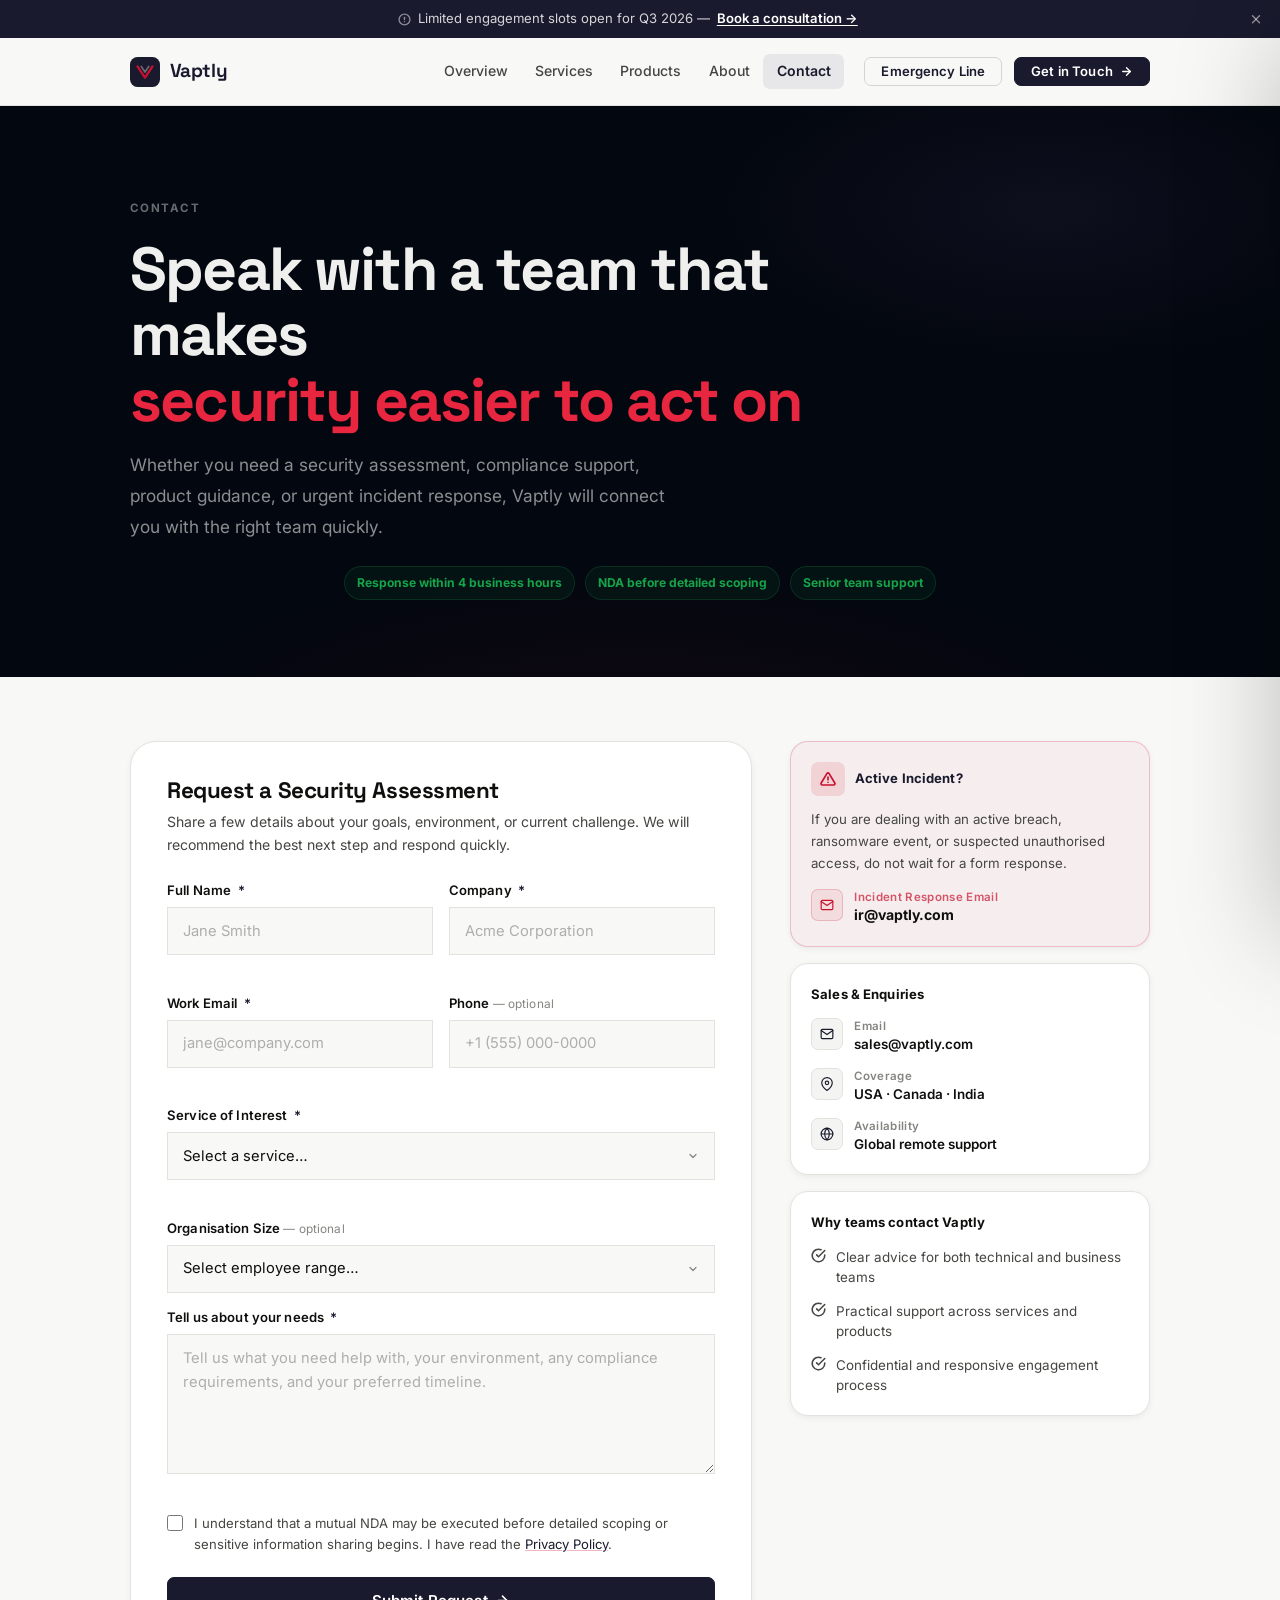
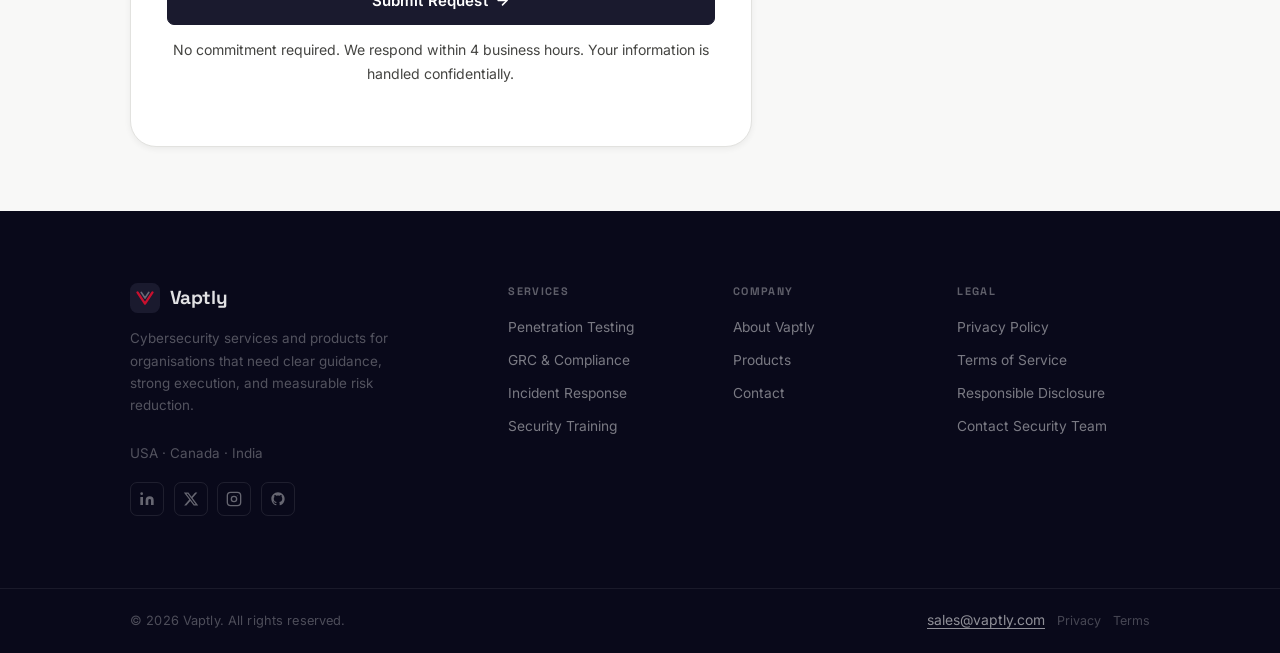
<file: contact.html>
<!DOCTYPE html>
<html lang="en" class="light">
<head>
  <meta charset="UTF-8" />
  <meta name="color-scheme" content="light only" />
  <meta name="viewport" content="width=device-width, initial-scale=1.0" />

  <title>Contact Vaptly | Enterprise Cybersecurity Support</title>
  <meta name="description" content="Contact Vaptly to request a cybersecurity assessment, discuss penetration testing, compliance support, security products, or activate emergency incident response." />
  <meta name="keywords" content="contact Vaptly, cybersecurity contact, penetration testing contact, incident response contact, security assessment request, enterprise cybersecurity support, Vaptly contact" />
  <meta name="author" content="Vaptly" />
  <meta name="robots" content="index, follow, max-snippet:-1, max-image-preview:large, max-video-preview:-1" />
  <meta name="googlebot" content="index, follow, max-snippet:-1, max-image-preview:large, max-video-preview:-1" />
  <meta name="bingbot" content="index, follow" />
  <meta name="rating" content="general" />
  <meta name="revisit-after" content="7 days" />
  <meta name="language" content="English" />
  <meta name="geo.region" content="US" />
  <meta name="geo.placename" content="United States" />
  <meta name="category" content="Cybersecurity, Information Security, Technology" />
  <meta name="classification" content="Business/Technology/Cybersecurity" />
  <meta name="coverage" content="Worldwide" />
  <meta name="distribution" content="Global" />
  <link rel="canonical" href="https://vaptly.com/contact.html" />

  <meta property="og:type" content="website" />
  <meta property="og:url" content="https://vaptly.com/contact.html" />
  <meta property="og:title" content="Contact Vaptly | Enterprise Cybersecurity Support" />
  <meta property="og:description" content="Request a cybersecurity assessment, discuss services or products, or activate emergency incident response." />
  <meta property="og:image" content="https://vaptly.com/assets/og-cover.png" />
  <meta property="og:image:width" content="1200" />
  <meta property="og:image:height" content="630" />
  <meta property="og:image:alt" content="Contact Vaptly" />
  <meta property="og:image:type" content="image/png" />
  <meta property="og:site_name" content="Vaptly" />
  <meta property="og:locale" content="en_US" />

  <meta name="twitter:card" content="summary_large_image" />
  <meta name="twitter:site" content="@vaptly" />
  <meta name="twitter:creator" content="@vaptly" />
  <meta name="twitter:title" content="Contact Vaptly | Enterprise Cybersecurity Support" />
  <meta name="twitter:description" content="Talk to Vaptly about security testing, compliance support, products, or urgent incident response." />
  <meta name="twitter:image" content="https://vaptly.com/assets/og-cover.png" />
  <meta name="twitter:image:alt" content="Contact Vaptly" />

  <link rel="icon" type="image/svg+xml" href="data:image/svg+xml,%3Csvg xmlns='http://www.w3.org/2000/svg' viewBox='0 0 32 32'%3E%3Crect width='32' height='32' rx='8' fill='%231a1a2e'/%3E%3Cpath d='M8 10l8 12 8-12' stroke='%23c8102e' stroke-width='2.5' stroke-linecap='round' stroke-linejoin='round' fill='none'/%3E%3Cpath d='M12 10l4 6 4-6' stroke='rgba(255,255,255,0.35)' stroke-width='1.8' stroke-linecap='round' stroke-linejoin='round' fill='none'/%3E%3C/svg%3E" />
  <link rel="alternate icon" type="image/png" href="favicon.png" />
  <link rel="apple-touch-icon" sizes="180x180" href="favicon.png" />
  <link rel="manifest" href="manifest.json" />
  <meta name="theme-color" content="#1a1a2e" />
  <meta name="msapplication-TileColor" content="#1a1a2e" />
  <meta name="mobile-web-app-capable" content="yes" />
  <meta name="apple-mobile-web-app-capable" content="yes" />
  <meta name="apple-mobile-web-app-status-bar-style" content="black-translucent" />
  <meta name="apple-mobile-web-app-title" content="Vaptly" />
  <meta name="application-name" content="Vaptly" />

  <link rel="preconnect" href="https://fonts.googleapis.com" />
  <link rel="preconnect" href="https://fonts.gstatic.com" crossorigin />
  <link rel="dns-prefetch" href="https://fonts.googleapis.com" />
  <link rel="dns-prefetch" href="https://fonts.gstatic.com" />
  <link rel="preload" href="styles.css" as="style" />
  <link rel="preload" href="main.js" as="script" />
  <link rel="preload" href="https://fonts.googleapis.com/css2?family=Inter:wght@400;500;600;700&family=Space+Grotesk:wght@400;500;600;700;800&display=swap" as="style" />

  <link href="https://fonts.googleapis.com/css2?family=Inter:wght@400;500;600;700&family=Space+Grotesk:wght@400;500;600;700;800&display=swap" rel="stylesheet" />
  <link rel="stylesheet" href="styles.css" />

  <script type="application/ld+json">
  {
    "@context": "https://schema.org",
    "@graph": [
      {
        "@type": "Organization",
        "@id": "https://vaptly.com/#org",
        "name": "Vaptly",
        "alternateName": ["Vaptly Security", "Vaptly Cybersecurity"],
        "url": "https://vaptly.com",
        "logo": {
          "@type": "ImageObject",
          "url": "https://vaptly.com/assets/vaptly-logo.png",
          "width": 512,
          "height": 512
        },
        "description": "Enterprise cybersecurity company delivering security services and products that help organisations reduce practical risk.",
        "telephone": "+91-98857-87799",
        "email": "sales@vaptly.com",
        "foundingDate": "2024",
        "areaServed": "Worldwide",
        "contactPoint": [
          {
            "@type": "ContactPoint",
            "contactType": "sales",
            "email": "sales@vaptly.com",
            "availableLanguage": ["English"]
          },
          {
            "@type": "ContactPoint",
            "contactType": "emergency",
            "telephone": "+91-98857-87799",
            "email": "ir@vaptly.com",
            "availableLanguage": ["English"]
          }
        ],
        "sameAs": [
          "https://www.linkedin.com/company/vaptly",
          "https://twitter.com/vaptly",
          "https://www.instagram.com/vaptly",
          "https://github.com/vaptly"
        ]
      },
      {
        "@type": "WebSite",
        "@id": "https://vaptly.com/#website",
        "url": "https://vaptly.com",
        "name": "Vaptly",
        "publisher": { "@id": "https://vaptly.com/#org" },
        "inLanguage": "en-US"
      },
      {
        "@type": "ContactPage",
        "@id": "https://vaptly.com/contact.html#webpage",
        "url": "https://vaptly.com/contact.html",
        "name": "Contact Vaptly | Enterprise Cybersecurity Support",
        "isPartOf": { "@id": "https://vaptly.com/#website" },
        "about": { "@id": "https://vaptly.com/#org" },
        "description": "Request a cybersecurity assessment, discuss services or products, or activate emergency incident response.",
        "inLanguage": "en-US",
        "datePublished": "2024-01-01",
        "dateModified": "2026-04-05",
        "breadcrumb": {
          "@type": "BreadcrumbList",
          "itemListElement": [
            { "@type": "ListItem", "position": 1, "name": "Home", "item": "https://vaptly.com/" },
            { "@type": "ListItem", "position": 2, "name": "Contact", "item": "https://vaptly.com/contact.html" }
          ]
        }
      }
    ]
  }
  </script>

  <style>
    #contact-section .contact-grid {
      display: grid;
      grid-template-columns: minmax(0, 1fr) 360px;
      gap: clamp(1.75rem, 3vw, 3rem);
      align-items: start;
    }

    #contact-section .contact-form-card {
      background: var(--color-surface);
      border: 1.5px solid var(--color-border);
      border-radius: var(--radius-xl);
      padding: clamp(1.5rem, 3vw, 2.25rem);
      box-sizing: border-box;
      width: 100%;
      box-shadow: var(--shadow-sm);
    }

    #contact-section .contact-form-card form {
      width: 100%;
    }

    .contact-form-title {
      font-family: var(--font-display);
      font-size: clamp(1.15rem, 2vw, 1.4rem);
      font-weight: 800;
      color: var(--color-text);
      letter-spacing: -0.018em;
      line-height: 1.2;
      margin-bottom: 0.4rem;
    }

    .contact-form-sub {
      font-size: 0.88rem;
      color: var(--color-text-2);
      line-height: 1.65;
      margin-bottom: 1.6rem;
      max-width: 58ch;
    }

    .form-row {
      display: grid;
      grid-template-columns: repeat(2, minmax(0, 1fr));
      gap: 1rem;
      align-items: start;
      margin-bottom: 1rem;
    }

    .form-group {
      display: flex;
      flex-direction: column;
      gap: 0.45rem;
      margin: 0;
      min-width: 0;
    }

    .form-group--full {
      grid-column: 1 / -1;
    }

    .form-label {
      font-size: 0.82rem;
      font-weight: 600;
      color: var(--color-text);
      letter-spacing: 0.01em;
      line-height: 1.35;
      margin: 0;
    }

    .form-label .required {
      color: var(--color-accent);
      margin-left: 0.2rem;
    }

    .form-label-note {
      font-weight: 400;
      color: var(--color-text-3);
      font-size: 0.74rem;
    }

    .form-control {
      width: 100%;
      min-width: 0;
      min-height: 46px;
      padding: 0.78rem 0.95rem;
      background: var(--color-bg);
      border: 1.5px solid var(--color-border);
      border-radius: var(--radius-md);
      font-family: var(--font-body);
      font-size: 0.92rem;
      font-weight: 400;
      line-height: 1.45;
      color: var(--color-text);
      transition: border-color 0.18s ease, box-shadow 0.18s ease, background 0.18s ease;
      outline: none;
      appearance: none;
      -webkit-appearance: none;
      box-sizing: border-box;
    }

    .form-control::placeholder {
      color: var(--color-text-4);
    }

    .form-control:hover {
      border-color: var(--color-border-2);
    }

    .form-control:focus {
      border-color: var(--color-accent);
      box-shadow: 0 0 0 3px rgba(200,16,46,0.1);
      background: var(--color-surface);
    }

    .form-control.error {
      border-color: #dc2626;
      box-shadow: 0 0 0 3px rgba(220,38,38,0.1);
    }

    textarea.form-control {
      min-height: 140px;
      max-height: 320px;
      resize: vertical;
      line-height: 1.6;
    }

    select.form-control {
      cursor: pointer;
      background-image: url("data:image/svg+xml,%3Csvg xmlns='http://www.w3.org/2000/svg' width='12' height='12' viewBox='0 0 24 24' fill='none' stroke='%23888' stroke-width='2.5' stroke-linecap='round' stroke-linejoin='round'%3E%3Cpolyline points='6 9 12 15 18 9'/%3E%3C/svg%3E");
      background-repeat: no-repeat;
      background-position: right 0.9rem center;
      padding-right: 2.5rem;
    }

    .form-error {
      display: block;
      min-height: 1rem;
      margin: 0;
      font-size: 0.76rem;
      line-height: 1.35;
      color: #dc2626;
    }

    .form-checkbox-group {
      display: grid;
      grid-template-columns: 16px 1fr;
      gap: 0.7rem;
      align-items: start;
      margin: 0 0 1.35rem;
    }

    .form-checkbox {
      width: 16px;
      height: 16px;
      margin: 2px 0 0;
      accent-color: var(--color-accent);
      cursor: pointer;
    }

    .form-checkbox-label {
      font-size: 0.82rem;
      color: var(--color-text-2);
      line-height: 1.6;
      margin: 0;
    }

    .form-checkbox-label a {
      color: var(--color-accent);
      text-decoration: underline;
      text-decoration-color: rgba(200,16,46,0.3);
    }

    .btn-submit {
      width: 100%;
      min-height: 48px;
      justify-content: center;
      padding: 0.9rem 1.4rem;
      font-size: 0.94rem;
    }

    .contact-form-note {
      font-size: 0.76rem;
      color: var(--color-text-3);
      text-align: center;
      margin: 0.85rem 0 0;
      line-height: 1.55;
    }

    .form-success {
      display: none;
      text-align: center;
      padding: 2.5rem 1.5rem;
    }

    .form-success-icon {
      width: 60px;
      height: 60px;
      background: rgba(22,163,74,0.1);
      border-radius: 50%;
      display: flex;
      align-items: center;
      justify-content: center;
      margin: 0 auto 1.2rem;
      border: 2px solid rgba(22,163,74,0.25);
    }

    .form-success-title {
      font-family: var(--font-display);
      font-size: 1.3rem;
      font-weight: 800;
      color: var(--color-text);
      letter-spacing: -0.018em;
      margin-bottom: 0.5rem;
    }

    .form-success-sub {
      font-size: 0.88rem;
      color: var(--color-text-2);
      line-height: 1.7;
      max-width: 360px;
      margin: 0 auto;
    }

    #contact-section .contact-sidebar {
      display: flex;
      flex-direction: column;
      gap: 1rem;
      position: sticky;
      top: calc(var(--nav-height, 68px) + var(--announcement-height, 0px) + 1.5rem);
      width: 100%;
      box-sizing: border-box;
    }

    .sidebar-card {
      background: var(--color-surface);
      border: 1.5px solid var(--color-border);
      border-radius: var(--radius-lg);
      padding: 1.25rem;
      display: flex;
      flex-direction: column;
      gap: 0.85rem;
      width: 100%;
      box-sizing: border-box;
      box-shadow: var(--shadow-sm);
    }

    .sidebar-card-title {
      font-size: 0.82rem;
      font-weight: 700;
      color: var(--color-text);
      letter-spacing: 0.01em;
    }

    .sidebar-card--emergency {
      background: rgba(200,16,46,0.04);
      border-color: rgba(200,16,46,0.22);
    }

    .sidebar-card--emergency .sidebar-card-title {
      color: var(--color-accent);
    }

    .trust-item {
      display: flex;
      align-items: flex-start;
      gap: 0.6rem;
      font-size: 0.84rem;
      color: var(--color-text-2);
      line-height: 1.5;
    }

    .trust-item svg {
      flex-shrink: 0;
      margin-top: 1px;
    }

    .contact-detail {
      display: grid;
      grid-template-columns: 32px minmax(0, 1fr);
      gap: 0.7rem;
      align-items: start;
      font-size: 0.84rem;
      color: var(--color-text-2);
      line-height: 1.45;
    }

    .contact-detail-icon {
      width: 32px;
      height: 32px;
      min-width: 32px;
      background: var(--color-surface-1);
      border: 1px solid var(--color-border);
      border-radius: var(--radius-sm);
      display: flex;
      align-items: center;
      justify-content: center;
      color: var(--color-accent);
      box-sizing: border-box;
    }

    .contact-detail a {
      color: var(--color-text);
      font-weight: 600;
      text-decoration: none;
      transition: color var(--transition);
    }

    .contact-detail a:hover {
      color: var(--color-accent);
    }

    .sla-badge {
      display: inline-flex;
      align-items: center;
      gap: 0.45rem;
      padding: 0.38rem 0.75rem;
      background: rgba(22,163,74,0.08);
      border: 1px solid rgba(22,163,74,0.2);
      border-radius: 99px;
      font-size: 0.76rem;
      font-weight: 700;
      color: #16a34a;
    }

    @media (max-width: 900px) {
      #contact-section .contact-grid {
        grid-template-columns: 1fr;
        gap: 1.5rem;
      }

      #contact-section .contact-sidebar {
        position: static;
        display: grid;
        grid-template-columns: 1fr 1fr;
        gap: 1rem;
      }

      .sidebar-card--emergency {
        grid-column: 1 / -1;
      }
    }

    @media (max-width: 640px) {
      .form-row {
        grid-template-columns: 1fr;
        gap: 1rem;
      }

      .form-group--full {
        grid-column: auto;
      }

      #contact-section .contact-sidebar {
        grid-template-columns: 1fr;
      }

      .sidebar-card--emergency {
        grid-column: auto;
      }
    }

    @media (max-width: 420px) {
      #contact-section .contact-form-card {
        padding: 1.2rem 1rem;
      }

      .sidebar-card {
        padding: 1rem;
      }
    }
  </style>
</head>

<body>

  <a class="skip-to-main" href="#main-content">Skip to main content</a>

  <div
    id="scrollProgress"
    class="scroll-progress"
    role="progressbar"
    aria-label="Page scroll progress"
    aria-valuemin="0"
    aria-valuemax="100"
    aria-valuenow="0"
  ></div>

  <div id="announcementBar" class="announcement-bar" role="banner" aria-label="Site announcement">
    <span>
      <svg width="13" height="13" viewBox="0 0 24 24" fill="none" stroke="currentColor" stroke-width="2.5" stroke-linecap="round" stroke-linejoin="round" aria-hidden="true" style="flex-shrink:0;opacity:0.6">
        <circle cx="12" cy="12" r="10"/>
        <line x1="12" y1="8" x2="12" y2="12"/>
        <line x1="12" y1="16" x2="12.01" y2="16"/>
      </svg>
      Limited engagement slots open for Q3 2026 —
    </span>
    <a href="#contact-form">Book a consultation &rarr;</a>
    <button id="announcementClose" class="announcement-close" aria-label="Dismiss announcement" type="button">
      <svg width="14" height="14" viewBox="0 0 24 24" fill="none" stroke="currentColor" stroke-width="2.5" stroke-linecap="round" aria-hidden="true">
        <line x1="18" y1="6" x2="6" y2="18"/>
        <line x1="6" y1="6" x2="18" y2="18"/>
      </svg>
    </button>
  </div>

  <header id="siteHeader" class="site-header" role="banner">
    <nav class="nav-container" aria-label="Primary navigation">
      <a href="index.html" class="nav-logo" aria-label="Vaptly — return to homepage">
        <svg class="logo-mark" viewBox="0 0 32 32" fill="none" aria-hidden="true">
          <rect width="32" height="32" rx="8" fill="#1a1a2e"/>
          <path d="M8 10l8 12 8-12" stroke="#c8102e" stroke-width="2.5" stroke-linecap="round" stroke-linejoin="round"/>
          <path d="M12 10l4 6 4-6" stroke="rgba(255,255,255,0.35)" stroke-width="1.8" stroke-linecap="round" stroke-linejoin="round"/>
        </svg>
        <span class="logo-wordmark">Vaptly</span>
      </a>

      <ul class="nav-links" role="list">
        <li><a href="index.html" class="nav-link">Overview</a></li>
        <li><a href="services.html" class="nav-link">Services</a></li>
        <li><a href="products.html" class="nav-link">Products</a></li>
        <li><a href="about.html" class="nav-link">About</a></li>
        <li><a href="contact.html" class="nav-link active" aria-current="page">Contact</a></li>
      </ul>

      <div class="nav-actions">
        <a href="tel:+919885787799" class="btn btn-ghost-dark btn-sm">Emergency Line</a>
        <a href="#contact-form" class="btn btn-primary btn-sm">
          Get in Touch
          <svg width="13" height="13" viewBox="0 0 24 24" fill="none" stroke="currentColor" stroke-width="2.5" stroke-linecap="round" stroke-linejoin="round" aria-hidden="true">
            <line x1="5" y1="12" x2="19" y2="12"/>
            <polyline points="12 5 19 12 12 19"/>
          </svg>
        </a>
      </div>

      <button
        id="navHamburger"
        class="nav-hamburger"
        type="button"
        aria-label="Open navigation menu"
        aria-expanded="false"
        aria-controls="mobileDrawer"
      >
        <span></span><span></span><span></span>
      </button>
    </nav>
  </header>

  <div id="drawerOverlay" class="drawer-overlay" aria-hidden="true"></div>

  <aside
    id="mobileDrawer"
    class="mobile-drawer"
    aria-label="Mobile navigation"
    aria-hidden="true"
    role="dialog"
    aria-modal="true"
  >
    <div class="drawer-header">
      <a href="index.html" class="nav-logo">
        <svg class="logo-mark" viewBox="0 0 32 32" fill="none" aria-hidden="true">
          <rect width="32" height="32" rx="8" fill="#1a1a2e"/>
          <path d="M8 10l8 12 8-12" stroke="#c8102e" stroke-width="2.5" stroke-linecap="round" stroke-linejoin="round"/>
        </svg>
        <span class="logo-wordmark">Vaptly</span>
      </a>
      <button id="drawerClose" class="drawer-close" type="button" aria-label="Close navigation menu">
        <svg width="15" height="15" viewBox="0 0 24 24" fill="none" stroke="currentColor" stroke-width="2.5" stroke-linecap="round" aria-hidden="true">
          <line x1="18" y1="6" x2="6" y2="18"/><line x1="6" y1="6" x2="18" y2="18"/>
        </svg>
      </button>
    </div>

    <nav class="drawer-nav" aria-label="Mobile navigation links">
      <a href="index.html" class="drawer-nav-link">Overview</a>
      <a href="services.html" class="drawer-nav-link">Services</a>
      <a href="products.html" class="drawer-nav-link">Products</a>
      <a href="about.html" class="drawer-nav-link">About</a>
      <a href="contact.html" class="drawer-nav-link active" aria-current="page">Contact</a>
    </nav>

    <div class="drawer-footer">
      <a href="tel:+919885787799" class="btn btn-danger btn-full" style="justify-content:center;display:flex;gap:0.5rem;">
        Emergency Response Line
      </a>
      <p class="drawer-footer-hint">Active breach? Call immediately — available 24/7.</p>
    </div>
  </aside>

  <main id="main-content">

    <section class="page-hero page-hero--compact" aria-labelledby="contact-hero-heading">
      <div class="container">
        <span class="section-tag" data-reveal>Contact</span>

        <h1 id="contact-hero-heading" class="page-hero-title" data-reveal data-reveal-delay="1">
          Speak with a team that makes<br>
          <em>security easier to act on</em>
        </h1>

        <p class="page-hero-sub" data-reveal data-reveal-delay="2">
          Whether you need a security assessment, compliance support, product guidance, or urgent incident response, Vaptly will connect you with the right team quickly.
        </p>

        <div style="display:flex;flex-wrap:wrap;gap:0.65rem;justify-content:center;margin-top:1.5rem;" data-reveal data-reveal-delay="3">
          <span class="sla-badge">Response within 4 business hours</span>
          <span class="sla-badge">NDA before detailed scoping</span>
          <span class="sla-badge">Senior team support</span>
        </div>
      </div>
    </section>

    <section id="contact-section" class="section section--sm" style="background:var(--color-bg);" aria-label="Contact form and information">
      <div class="container">
        <div class="contact-grid">

          <div class="contact-form-card" id="contact-form">
            <h2 class="contact-form-title">Request a Security Assessment</h2>
            <p class="contact-form-sub">
              Share a few details about your goals, environment, or current challenge. We will recommend the best next step and respond quickly.
            </p>

            <form id="contactForm" novalidate aria-label="Security assessment request form">

              <div class="form-row">
                <div class="form-group">
                  <label class="form-label" for="field-name">
                    Full Name <span class="required" aria-hidden="true">*</span>
                  </label>
                  <input
                    id="field-name"
                    name="name"
                    type="text"
                    class="form-control"
                    placeholder="Jane Smith"
                    autocomplete="name"
                    required
                    aria-required="true"
                    aria-describedby="error-name"
                  />
                  <span id="error-name" class="form-error" role="alert" aria-live="polite"></span>
                </div>

                <div class="form-group">
                  <label class="form-label" for="field-company">
                    Company <span class="required" aria-hidden="true">*</span>
                  </label>
                  <input
                    id="field-company"
                    name="company"
                    type="text"
                    class="form-control"
                    placeholder="Acme Corporation"
                    autocomplete="organization"
                    required
                    aria-required="true"
                    aria-describedby="error-company"
                  />
                  <span id="error-company" class="form-error" role="alert" aria-live="polite"></span>
                </div>
              </div>

              <div class="form-row">
                <div class="form-group">
                  <label class="form-label" for="field-email">
                    Work Email <span class="required" aria-hidden="true">*</span>
                  </label>
                  <input
                    id="field-email"
                    name="email"
                    type="email"
                    class="form-control"
                    placeholder="jane@company.com"
                    autocomplete="email"
                    required
                    aria-required="true"
                    aria-describedby="error-email"
                  />
                  <span id="error-email" class="form-error" role="alert" aria-live="polite"></span>
                </div>

                <div class="form-group">
                  <label class="form-label" for="field-phone">
                    Phone <span class="form-label-note">— optional</span>
                  </label>
                  <input
                    id="field-phone"
                    name="phone"
                    type="tel"
                    class="form-control"
                    placeholder="+1 (555) 000-0000"
                    autocomplete="tel"
                    aria-describedby="error-phone"
                  />
                  <span id="error-phone" class="form-error" role="alert" aria-live="polite"></span>
                </div>
              </div>

              <div class="form-row">
                <div class="form-group form-group--full">
                  <label class="form-label" for="field-service">
                    Service of Interest <span class="required" aria-hidden="true">*</span>
                  </label>
                  <select
                    id="field-service"
                    name="service"
                    class="form-control"
                    required
                    aria-required="true"
                    aria-describedby="error-service"
                  >
                    <option value="" disabled selected>Select a service…</option>
                    <optgroup label="Security Services">
                      <option value="vapt">Penetration Testing</option>
                      <option value="grc">GRC &amp; Compliance Support</option>
                      <option value="ir">Incident Response</option>
                      <option value="training">Security Training</option>
                    </optgroup>
                    <optgroup label="Security Products">
                      <option value="phishnet">PhishNet IQ</option>
                      <option value="sentinelyx">Sentinelyx</option>
                      <option value="vaultex">VaultEx</option>
                      <option value="suite">Vaptly Security Suite</option>
                    </optgroup>
                    <option value="other">Other / Not sure yet</option>
                  </select>
                  <span id="error-service" class="form-error" role="alert" aria-live="polite"></span>
                </div>
              </div>

              <div class="form-row">
                <div class="form-group form-group--full">
                  <label class="form-label" for="field-size">
                    Organisation Size <span class="form-label-note">— optional</span>
                  </label>
                  <select id="field-size" name="size" class="form-control">
                    <option value="" disabled selected>Select employee range…</option>
                    <option value="1-50">1 – 50 employees</option>
                    <option value="51-250">51 – 250 employees</option>
                    <option value="251-1000">251 – 1,000 employees</option>
                    <option value="1001-5000">1,001 – 5,000 employees</option>
                    <option value="5000+">5,000+ employees</option>
                  </select>
                </div>
              </div>

              <div class="form-row">
                <div class="form-group form-group--full">
                  <label class="form-label" for="field-message">
                    Tell us about your needs <span class="required" aria-hidden="true">*</span>
                  </label>
                  <textarea
                    id="field-message"
                    name="message"
                    class="form-control"
                    placeholder="Tell us what you need help with, your environment, any compliance requirements, and your preferred timeline."
                    required
                    aria-required="true"
                    aria-describedby="error-message"
                  ></textarea>
                  <span id="error-message" class="form-error" role="alert" aria-live="polite"></span>
                </div>
              </div>

              <div class="form-checkbox-group">
                <input
                  type="checkbox"
                  id="field-nda"
                  name="nda"
                  class="form-checkbox"
                  aria-label="I understand that a mutual NDA may be executed before detailed scoping or sensitive information sharing begins"
                />
                <label class="form-checkbox-label" for="field-nda">
                  I understand that a mutual NDA may be executed before detailed scoping or sensitive information sharing begins. I have read the
                  <a href="privacy.html">Privacy Policy</a>.
                </label>
              </div>

              <button type="submit" class="btn btn-primary btn-submit" aria-label="Submit security assessment request">
                Submit Request
                <svg width="15" height="15" viewBox="0 0 24 24" fill="none" stroke="currentColor" stroke-width="2.5" stroke-linecap="round" stroke-linejoin="round" aria-hidden="true">
                  <line x1="5" y1="12" x2="19" y2="12"/>
                  <polyline points="12 5 19 12 12 19"/>
                </svg>
              </button>

              <p class="contact-form-note">
                No commitment required. We respond within 4 business hours. Your information is handled confidentially.
              </p>
            </form>

            <div id="formSuccess" class="form-success" role="status" aria-live="polite" tabindex="-1">
              <div class="form-success-icon" aria-hidden="true">
                <svg width="26" height="26" viewBox="0 0 24 24" fill="none" stroke="#16a34a" stroke-width="2.5" stroke-linecap="round" stroke-linejoin="round">
                  <path d="M22 11.08V12a10 10 0 11-5.93-9.14"/>
                  <polyline points="22 4 12 14.01 9 11.01"/>
                </svg>
              </div>
              <h3 class="form-success-title">Request received</h3>
              <p class="form-success-sub">
                Thank you for contacting Vaptly. A member of our team will review your request and respond shortly.
              </p>
              <a href="index.html" class="btn btn-ghost-dark" style="margin-top:1.4rem;display:inline-flex;">
                Return to Overview
              </a>
            </div>
          </div>

          <div class="contact-sidebar">

            <div class="sidebar-card sidebar-card--emergency" role="complementary" aria-label="Emergency incident response">
              <div style="display:flex;align-items:center;gap:0.6rem;">
                <div style="width:34px;height:34px;background:rgba(200,16,46,0.12);border-radius:var(--radius-sm);display:flex;align-items:center;justify-content:center;flex-shrink:0;">
                  <svg width="16" height="16" viewBox="0 0 24 24" fill="none" stroke="#c8102e" stroke-width="2.5" stroke-linecap="round" stroke-linejoin="round" aria-hidden="true">
                    <path d="M10.29 3.86L1.82 18a2 2 0 001.71 3h16.94a2 2 0 001.71-3L13.71 3.86a2 2 0 00-3.42 0z"/>
                    <line x1="12" y1="9" x2="12" y2="13"/>
                    <line x1="12" y1="17" x2="12.01" y2="17"/>
                  </svg>
                </div>
                <p class="sidebar-card-title" style="color:var(--color-accent);">Active Incident?</p>
              </div>

              <p style="font-size:0.83rem;color:var(--color-text-2);line-height:1.65;">
                If you are dealing with an active breach, ransomware event, or suspected unauthorised access, do not wait for a form response.
              </p>

              <div style="display:flex;flex-direction:column;gap:0.6rem;">
                <!-- <a href="tel:+919885787799" class="contact-detail" aria-label="Call emergency response line">
                  <div class="contact-detail-icon" style="background:rgba(200,16,46,0.08);border-color:rgba(200,16,46,0.2);">
                    <svg width="14" height="14" viewBox="0 0 24 24" fill="none" stroke="#c8102e" stroke-width="2" stroke-linecap="round" stroke-linejoin="round" aria-hidden="true">
                      <path d="M22 16.92v3a2 2 0 01-2.18 2 19.79 19.79 0 01-8.63-3.07A19.5 19.5 0 013.07 9.81a19.79 19.79 0 01-3.07-8.63A2 2 0 012 .18h3a2 2 0 012 1.72 12.84 12.84 0 00.7 2.81 2 2 0 01-.45 2.11L6.09 7.91a16 16 0 006 6l1.27-1.27a2 2 0 012.11-.45 12.84 12.84 0 002.81.7A2 2 0 0122 14v2.92z"/>
                    </svg>
                  </div>
                  <div>
                    <div style="font-size:0.72rem;color:rgba(200,16,46,0.7);font-weight:600;letter-spacing:0.03em;">Emergency Line — 24/7</div>
                    <span style="font-size:0.9rem;font-weight:700;color:var(--color-text);">+91 98857 87799</span>
                  </div>
                </a> -->

                <a href="mailto:ir@vaptly.com" class="contact-detail" aria-label="Email incident response">
                  <div class="contact-detail-icon" style="background:rgba(200,16,46,0.08);border-color:rgba(200,16,46,0.2);">
                    <svg width="14" height="14" viewBox="0 0 24 24" fill="none" stroke="#c8102e" stroke-width="2" stroke-linecap="round" stroke-linejoin="round" aria-hidden="true">
                      <path d="M4 4h16c1.1 0 2 .9 2 2v12c0 1.1-.9 2-2 2H4c-1.1 0-2-.9-2-2V6c0-1.1.9-2 2-2z"/>
                      <polyline points="22,6 12,13 2,6"/>
                    </svg>
                  </div>
                  <div>
                    <div style="font-size:0.72rem;color:rgba(200,16,46,0.7);font-weight:600;letter-spacing:0.03em;">Incident Response Email</div>
                    <span style="font-size:0.88rem;font-weight:700;color:var(--color-text);">ir@vaptly.com</span>
                  </div>
                </a>
              </div>
            </div>

            <div class="sidebar-card">
              <p class="sidebar-card-title">Sales &amp; Enquiries</p>

              <div class="contact-detail">
                <div class="contact-detail-icon">
                  <svg width="14" height="14" viewBox="0 0 24 24" fill="none" stroke="currentColor" stroke-width="2" stroke-linecap="round" stroke-linejoin="round" aria-hidden="true">
                    <path d="M4 4h16c1.1 0 2 .9 2 2v12c0 1.1-.9 2-2 2H4c-1.1 0-2-.9-2-2V6c0-1.1.9-2 2-2z"/>
                    <polyline points="22,6 12,13 2,6"/>
                  </svg>
                </div>
                <div>
                  <div style="font-size:0.72rem;color:var(--color-text-3);font-weight:600;letter-spacing:0.03em;">Email</div>
                  <a href="mailto:sales@vaptly.com">sales@vaptly.com</a>
                </div>
              </div>

              <div class="contact-detail">
                <div class="contact-detail-icon">
                  <svg width="14" height="14" viewBox="0 0 24 24" fill="none" stroke="currentColor" stroke-width="2" stroke-linecap="round" stroke-linejoin="round" aria-hidden="true">
                    <path d="M21 10c0 7-9 13-9 13S3 17 3 10a9 9 0 0 1 18 0z"/>
                    <circle cx="12" cy="10" r="3"/>
                  </svg>
                </div>
                <div>
                  <div style="font-size:0.72rem;color:var(--color-text-3);font-weight:600;letter-spacing:0.03em;">Coverage</div>
                  <span style="color:var(--color-text);font-weight:600;">USA · Canada · India</span>
                </div>
              </div>

              <div class="contact-detail">
                <div class="contact-detail-icon">
                  <svg width="14" height="14" viewBox="0 0 24 24" fill="none" stroke="currentColor" stroke-width="2" stroke-linecap="round" stroke-linejoin="round" aria-hidden="true">
                    <circle cx="12" cy="12" r="10"/>
                    <line x1="2" y1="12" x2="22" y2="12"/>
                    <path d="M12 2a15.3 15.3 0 0 1 4 10 15.3 15.3 0 0 1-4 10 15.3 15.3 0 0 1-4-10 15.3 15.3 0 0 1 4-10z"/>
                  </svg>
                </div>
                <div>
                  <div style="font-size:0.72rem;color:var(--color-text-3);font-weight:600;letter-spacing:0.03em;">Availability</div>
                  <span style="color:var(--color-text);font-weight:600;">Global remote support</span>
                </div>
              </div>
            </div>

            <div class="sidebar-card">
              <p class="sidebar-card-title">Why teams contact Vaptly</p>

              <div class="trust-item">
                <svg width="15" height="15" viewBox="0 0 24 24" fill="none" stroke="currentColor" stroke-width="2.5" stroke-linecap="round" aria-hidden="true">
                  <path d="M22 11.08V12a10 10 0 1 1-5.93-9.14"/>
                  <polyline points="22 4 12 14.01 9 11.01"/>
                </svg>
                Clear advice for both technical and business teams
              </div>

              <div class="trust-item">
                <svg width="15" height="15" viewBox="0 0 24 24" fill="none" stroke="currentColor" stroke-width="2.5" stroke-linecap="round" aria-hidden="true">
                  <path d="M22 11.08V12a10 10 0 1 1-5.93-9.14"/>
                  <polyline points="22 4 12 14.01 9 11.01"/>
                </svg>
                Practical support across services and products
              </div>

              <div class="trust-item">
                <svg width="15" height="15" viewBox="0 0 24 24" fill="none" stroke="currentColor" stroke-width="2.5" stroke-linecap="round" aria-hidden="true">
                  <path d="M22 11.08V12a10 10 0 1 1-5.93-9.14"/>
                  <polyline points="22 4 12 14.01 9 11.01"/>
                </svg>
                Confidential and responsive engagement process
              </div>
            </div>

          </div>
        </div>
      </div>
    </section>

  </main>

  <footer class="site-footer" aria-label="Site footer">
    <div class="footer-main">
      <div class="container">
        <div class="footer-grid">

          <div class="footer-brand">
            <a href="index.html" class="nav-logo footer-logo" aria-label="Vaptly homepage">
              <svg class="logo-mark" viewBox="0 0 32 32" fill="none" aria-hidden="true">
                <rect width="32" height="32" rx="8" fill="#1a1a2e"/>
                <path d="M8 10l8 12 8-12" stroke="#c8102e" stroke-width="2.5" stroke-linecap="round" stroke-linejoin="round"/>
                <path d="M12 10l4 6 4-6" stroke="rgba(255,255,255,0.35)" stroke-width="1.8" stroke-linecap="round" stroke-linejoin="round"/>
              </svg>
              <span class="logo-wordmark">Vaptly</span>
            </a>

            <p class="footer-brand-desc">
              Cybersecurity services and products for organisations that need clear guidance, strong execution, and measurable risk reduction.
            </p>

            <p class="footer-brand-desc" style="margin-top:0.75rem;">
              USA · Canada · India
            </p>

            <div class="footer-social" role="list" aria-label="Social media links">
              <a href="https://www.linkedin.com/company/vaptly" class="footer-social-link" aria-label="Vaptly on LinkedIn" role="listitem" target="_blank" rel="noopener noreferrer">
                <svg width="16" height="16" viewBox="0 0 24 24" fill="currentColor" aria-hidden="true">
                  <path d="M16 8a6 6 0 016 6v7h-4v-7a2 2 0 00-2-2 2 2 0 00-2 2v7h-4v-7a6 6 0 016-6zM2 9h4v12H2z"/>
                  <circle cx="4" cy="4" r="2"/>
                </svg>
              </a>

              <a href="https://twitter.com/vaptly" class="footer-social-link" aria-label="Vaptly on X / Twitter" role="listitem" target="_blank" rel="noopener noreferrer">
                <svg width="16" height="16" viewBox="0 0 24 24" fill="currentColor" aria-hidden="true">
                  <path d="M18.244 2.25h3.308l-7.227 8.26 8.502 11.24H16.17l-5.214-6.817L4.99 21.75H1.68l7.73-8.835L1.254 2.25H8.08l4.713 6.231zm-1.161 17.52h1.833L7.084 4.126H5.117z"/>
                </svg>
              </a>

              <a href="https://www.instagram.com/vaptly" class="footer-social-link" aria-label="Vaptly on Instagram" role="listitem" target="_blank" rel="noopener noreferrer">
                <svg width="16" height="16" viewBox="0 0 24 24" fill="none" stroke="currentColor" stroke-width="2" stroke-linecap="round" stroke-linejoin="round" aria-hidden="true">
                  <rect x="2" y="2" width="20" height="20" rx="5" ry="5"/>
                  <circle cx="12" cy="12" r="4"/>
                  <circle cx="17.5" cy="6.5" r="0.5" fill="currentColor" stroke="none"/>
                </svg>
              </a>

              <a href="https://github.com/vaptly" class="footer-social-link" aria-label="Vaptly on GitHub" role="listitem" target="_blank" rel="noopener noreferrer">
                <svg width="16" height="16" viewBox="0 0 24 24" fill="currentColor" aria-hidden="true">
                  <path d="M12 2C6.477 2 2 6.484 2 12.021c0 4.428 2.865 8.184 6.839 9.504.5.092.682-.217.682-.482 0-.237-.009-.868-.013-1.703-2.782.605-3.369-1.342-3.369-1.342-.454-1.154-1.11-1.462-1.11-1.462-.908-.62.069-.608.069-.608 1.004.07 1.532 1.032 1.532 1.032.892 1.53 2.341 1.088 2.91.832.092-.647.35-1.088.636-1.338-2.22-.253-4.555-1.113-4.555-4.951 0-1.093.39-1.988 1.029-2.688-.103-.253-.446-1.272.098-2.65 0 0 .84-.27 2.75 1.026A9.564 9.564 0 0112 6.844a9.59 9.59 0 012.504.338c1.909-1.296 2.747-1.026 2.747-1.026.546 1.378.202 2.397.1 2.65.64.7 1.028 1.595 1.028 2.688 0 3.848-2.338 4.695-4.566 4.943.359.309.678.919.678 1.852 0 1.336-.012 2.415-.012 2.743 0 .267.18.578.688.48C19.138 20.2 22 16.447 22 12.021 22 6.484 17.522 2 12 2z"/>
                </svg>
              </a>
            </div>
          </div>

          <div class="footer-col">
            <p class="footer-col-title">Services</p>
            <ul class="footer-links" role="list">
              <li><a href="services.html#vapt" class="footer-link">Penetration Testing</a></li>
              <li><a href="services.html#grc" class="footer-link">GRC &amp; Compliance</a></li>
              <li><a href="services.html#ir" class="footer-link">Incident Response</a></li>
              <li><a href="services.html#training" class="footer-link">Security Training</a></li>
            </ul>
          </div>

          <div class="footer-col">
            <p class="footer-col-title">Company</p>
            <ul class="footer-links" role="list">
              <li><a href="about.html" class="footer-link">About Vaptly</a></li>
              <li><a href="products.html" class="footer-link">Products</a></li>
              <li><a href="contact.html" class="footer-link">Contact</a></li>
            </ul>
          </div>

          <div class="footer-col">
            <p class="footer-col-title">Legal</p>
            <ul class="footer-links" role="list">
              <li><a href="privacy.html" class="footer-link">Privacy Policy</a></li>
              <li><a href="terms.html" class="footer-link">Terms of Service</a></li>
              <li><a href="security.txt" class="footer-link" target="_blank" rel="noopener noreferrer">Responsible Disclosure</a></li>
              <li><a href="contact.html" class="footer-link">Contact Security Team</a></li>
            </ul>
          </div>

        </div>
      </div>
    </div>

    <div class="footer-bottom">
      <div class="container">
        <div class="footer-bottom-inner">
          <p class="footer-copy">&copy; 2026 Vaptly. All rights reserved.</p>
          <div class="footer-bottom-right">
            <a href="mailto:sales@vaptly.com" class="footer-email">sales@vaptly.com</a>
            <a href="privacy.html" class="footer-link-inline">Privacy</a>
            <a href="terms.html" class="footer-link-inline">Terms</a>
          </div>
        </div>
      </div>
    </div>
  </footer>

  <button id="backToTop" class="back-to-top" type="button" aria-label="Return to top of page">
    <svg width="16" height="16" viewBox="0 0 24 24" fill="none" stroke="currentColor" stroke-width="2.5" stroke-linecap="round" stroke-linejoin="round" aria-hidden="true">
      <line x1="12" y1="19" x2="12" y2="5"/>
      <polyline points="5 12 12 5 19 12"/>
    </svg>
  </button>

  <script src="main.js" defer></script>
</body>
</html>
</file>
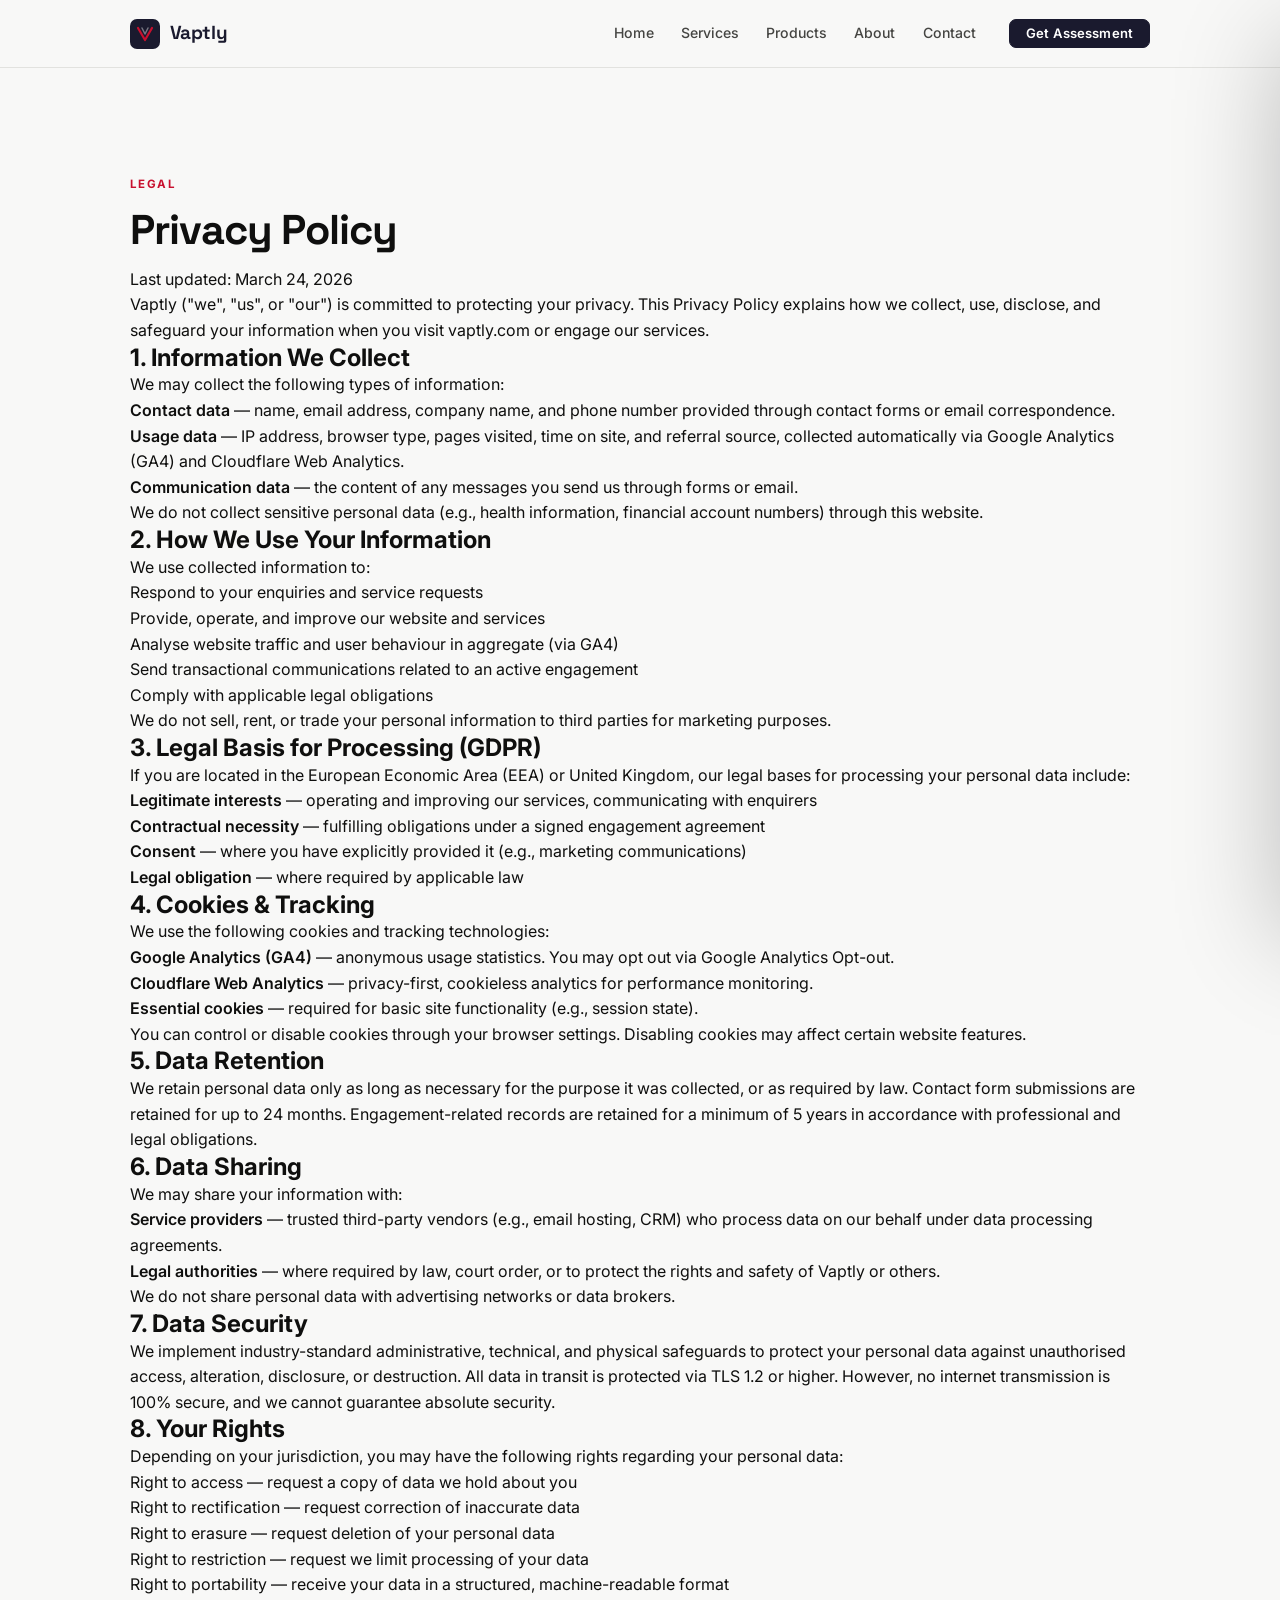
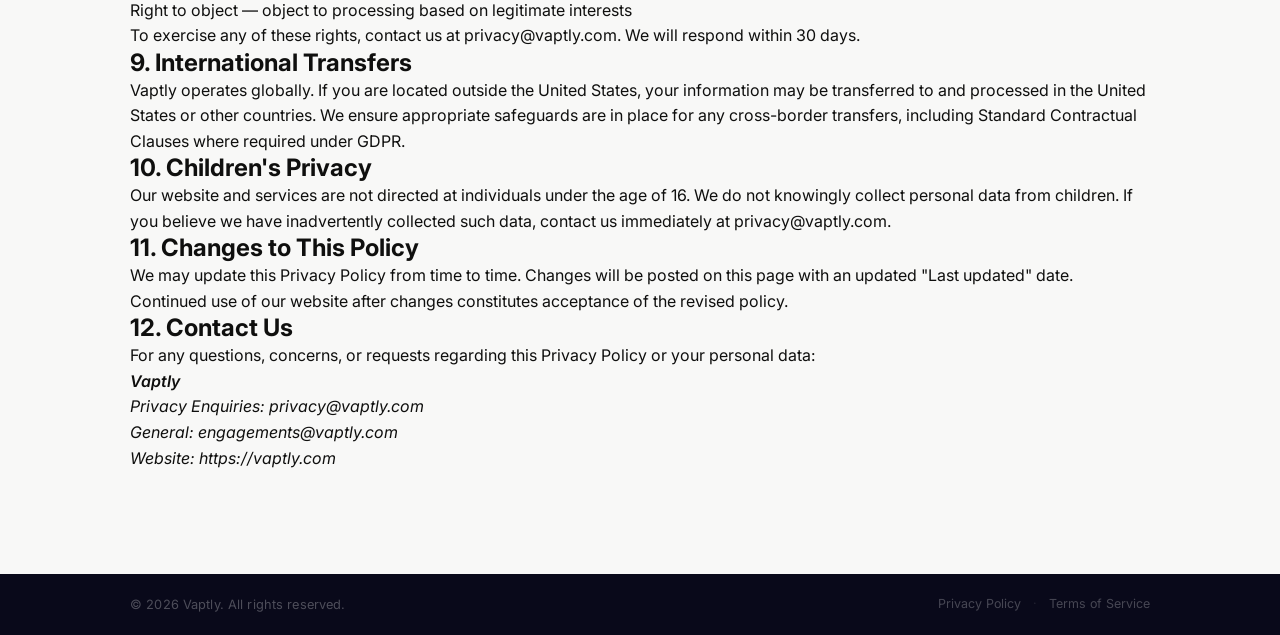
<file: privacy.html>
<!DOCTYPE html>
<html lang="en">
<head>
  <meta charset="UTF-8" />
  <meta name="viewport" content="width=device-width, initial-scale=1.0" />

  <!-- Google tag (gtag.js) -->
  <script async src="https://www.googletagmanager.com/gtag/js?id=G-HWB7MET0CW"></script>
  <script>
    window.dataLayer = window.dataLayer || [];
    function gtag(){dataLayer.push(arguments);}
    gtag('js', new Date());
    gtag('config', 'G-HWB7MET0CW');
  </script>

  <title>Privacy Policy | Vaptly</title>
  <meta name="description" content="Vaptly's Privacy Policy — how we collect, use, and protect your personal data in accordance with GDPR and applicable privacy law." />
  <meta name="robots" content="index, follow" />
  <link rel="canonical" href="https://vaptly.com/privacy.html" />

  <!-- Open Graph -->
  <meta property="og:type"        content="website" />
  <meta property="og:url"         content="https://vaptly.com/privacy.html" />
  <meta property="og:title"       content="Privacy Policy | Vaptly" />
  <meta property="og:description" content="How Vaptly collects, uses, and protects your data." />
  <meta property="og:site_name"   content="Vaptly" />

  <!-- Favicon -->
  <link rel="icon" type="image/svg+xml" href="data:image/svg+xml,%3Csvg xmlns='http://www.w3.org/2000/svg' viewBox='0 0 32 32'%3E%3Crect width='32' height='32' rx='8' fill='%231a1a2e'/%3E%3Cpath d='M8 9l8 14 8-14' stroke='%23c8102e' stroke-width='2.4' stroke-linecap='round' stroke-linejoin='round' fill='none'/%3E%3C/svg%3E" />
  <meta name="theme-color" content="#1a1a2e" />

  <!-- Fonts & Styles -->
  <link rel="preconnect" href="https://fonts.googleapis.com" />
  <link rel="preconnect" href="https://fonts.gstatic.com" crossorigin />
  <link href="https://fonts.googleapis.com/css2?family=Inter:wght@400;500;600;700&family=Space+Grotesk:wght@400;500;600;700;800&display=swap" rel="stylesheet" />
  <link rel="stylesheet" href="styles.css" />

  <!-- Structured Data -->
  <script type="application/ld+json">
  {
    "@context": "https://schema.org",
    "@type": "WebPage",
    "@id": "https://vaptly.com/privacy.html",
    "url": "https://vaptly.com/privacy.html",
    "name": "Privacy Policy | Vaptly",
    "description": "Vaptly Privacy Policy — data collection, usage, and protection practices.",
    "inLanguage": "en-US",
    "isPartOf": { "@id": "https://vaptly.com/#website" },
    "datePublished": "2024-01-01",
    "dateModified": "2026-03-24",
    "breadcrumb": {
      "@type": "BreadcrumbList",
      "itemListElement": [
        { "@type": "ListItem", "position": 1, "name": "Home", "item": "https://vaptly.com/" },
        { "@type": "ListItem", "position": 2, "name": "Privacy Policy", "item": "https://vaptly.com/privacy.html" }
      ]
    }
  }
  </script>
</head>
<body>

  <a href="#main-content" class="skip-to-main">Skip to main content</a>

  <!-- HEADER -->
  <header id="siteHeader" class="site-header" role="banner">
    <nav class="nav-container" aria-label="Main navigation">
      <a href="index.html" class="nav-logo" aria-label="Vaptly — Home">
        <svg class="logo-mark" viewBox="0 0 30 30" fill="none" xmlns="http://www.w3.org/2000/svg" aria-hidden="true">
          <rect width="30" height="30" rx="7" fill="#1a1a2e"/>
          <path d="M8 9l7 12 7-12" stroke="#c8102e" stroke-width="2.2" stroke-linecap="round" stroke-linejoin="round"/>
          <path d="M12 9l3 6 3-6" stroke="rgba(255,255,255,0.4)" stroke-width="1.5" stroke-linecap="round" stroke-linejoin="round"/>
        </svg>
        <span class="logo-wordmark">Vaptly</span>
      </a>
      <ul class="nav-links" role="list">
        <li><a href="index.html"    class="nav-link">Home</a></li>
        <li><a href="services.html" class="nav-link">Services</a></li>
        <li><a href="products.html" class="nav-link">Products</a></li>
        <li><a href="about.html"    class="nav-link">About</a></li>
        <li><a href="contact.html"  class="nav-link">Contact</a></li>
      </ul>
      <div class="nav-actions">
        <a href="contact.html" class="btn btn-primary btn-sm">Get Assessment</a>
      </div>
      <button id="navHamburger" class="nav-hamburger" aria-label="Open navigation menu" aria-expanded="false" aria-controls="mobileDrawer">
        <span></span><span></span><span></span>
      </button>
    </nav>
  </header>

  <!-- MOBILE DRAWER -->
  <div id="drawerOverlay" class="drawer-overlay" aria-hidden="true"></div>
  <nav id="mobileDrawer" class="mobile-drawer" aria-label="Mobile navigation" aria-hidden="true">
    <div class="drawer-header">
      <a href="index.html" class="nav-logo">
        <svg class="logo-mark" viewBox="0 0 30 30" fill="none" aria-hidden="true">
          <rect width="30" height="30" rx="7" fill="#1a1a2e"/>
          <path d="M8 9l7 12 7-12" stroke="#c8102e" stroke-width="2.2" stroke-linecap="round" stroke-linejoin="round"/>
        </svg>
        <span class="logo-wordmark">Vaptly</span>
      </a>
      <button id="drawerClose" class="drawer-close" aria-label="Close navigation menu">
        <svg width="18" height="18" viewBox="0 0 24 24" fill="none" stroke="currentColor" stroke-width="2.5" stroke-linecap="round" aria-hidden="true"><line x1="18" y1="6" x2="6" y2="18"/><line x1="6" y1="6" x2="18" y2="18"/></svg>
      </button>
    </div>
    <div class="drawer-nav">
      <a href="index.html"    class="drawer-nav-link">Home</a>
      <a href="services.html" class="drawer-nav-link">Services</a>
      <a href="products.html" class="drawer-nav-link">Products</a>
      <a href="about.html"    class="drawer-nav-link">About</a>
      <a href="contact.html"  class="drawer-nav-link">Contact</a>
    </div>
    <div class="drawer-footer">
      <a href="contact.html" class="btn btn-primary btn-full">Get Your Assessment</a>
    </div>
  </nav>

  <!-- MAIN -->
  <main id="main-content">
    <section class="section legal-page" aria-labelledby="privacy-title">
      <div class="container legal-container">

        <div class="legal-header" data-reveal>
          <span class="section-tag" aria-hidden="true">Legal</span>
          <h1 id="privacy-title" class="section-title">Privacy Policy</h1>
          <p class="legal-meta">Last updated: <time datetime="2026-03-24">March 24, 2026</time></p>
        </div>

        <div class="legal-body">

          <p>Vaptly ("we", "us", or "our") is committed to protecting your privacy. This Privacy Policy explains how we collect, use, disclose, and safeguard your information when you visit <a href="https://vaptly.com">vaptly.com</a> or engage our services.</p>

          <h2>1. Information We Collect</h2>
          <p>We may collect the following types of information:</p>
          <ul>
            <li><strong>Contact data</strong> — name, email address, company name, and phone number provided through contact forms or email correspondence.</li>
            <li><strong>Usage data</strong> — IP address, browser type, pages visited, time on site, and referral source, collected automatically via Google Analytics (GA4) and Cloudflare Web Analytics.</li>
            <li><strong>Communication data</strong> — the content of any messages you send us through forms or email.</li>
          </ul>
          <p>We do not collect sensitive personal data (e.g., health information, financial account numbers) through this website.</p>

          <h2>2. How We Use Your Information</h2>
          <p>We use collected information to:</p>
          <ul>
            <li>Respond to your enquiries and service requests</li>
            <li>Provide, operate, and improve our website and services</li>
            <li>Analyse website traffic and user behaviour in aggregate (via GA4)</li>
            <li>Send transactional communications related to an active engagement</li>
            <li>Comply with applicable legal obligations</li>
          </ul>
          <p>We do not sell, rent, or trade your personal information to third parties for marketing purposes.</p>

          <h2>3. Legal Basis for Processing (GDPR)</h2>
          <p>If you are located in the European Economic Area (EEA) or United Kingdom, our legal bases for processing your personal data include:</p>
          <ul>
            <li><strong>Legitimate interests</strong> — operating and improving our services, communicating with enquirers</li>
            <li><strong>Contractual necessity</strong> — fulfilling obligations under a signed engagement agreement</li>
            <li><strong>Consent</strong> — where you have explicitly provided it (e.g., marketing communications)</li>
            <li><strong>Legal obligation</strong> — where required by applicable law</li>
          </ul>

          <h2>4. Cookies &amp; Tracking</h2>
          <p>We use the following cookies and tracking technologies:</p>
          <ul>
            <li><strong>Google Analytics (GA4)</strong> — anonymous usage statistics. You may opt out via <a href="https://tools.google.com/dlpage/gaoptout" target="_blank" rel="noopener noreferrer">Google Analytics Opt-out</a>.</li>
            <li><strong>Cloudflare Web Analytics</strong> — privacy-first, cookieless analytics for performance monitoring.</li>
            <li><strong>Essential cookies</strong> — required for basic site functionality (e.g., session state).</li>
          </ul>
          <p>You can control or disable cookies through your browser settings. Disabling cookies may affect certain website features.</p>

          <h2>5. Data Retention</h2>
          <p>We retain personal data only as long as necessary for the purpose it was collected, or as required by law. Contact form submissions are retained for up to 24 months. Engagement-related records are retained for a minimum of 5 years in accordance with professional and legal obligations.</p>

          <h2>6. Data Sharing</h2>
          <p>We may share your information with:</p>
          <ul>
            <li><strong>Service providers</strong> — trusted third-party vendors (e.g., email hosting, CRM) who process data on our behalf under data processing agreements.</li>
            <li><strong>Legal authorities</strong> — where required by law, court order, or to protect the rights and safety of Vaptly or others.</li>
          </ul>
          <p>We do not share personal data with advertising networks or data brokers.</p>

          <h2>7. Data Security</h2>
          <p>We implement industry-standard administrative, technical, and physical safeguards to protect your personal data against unauthorised access, alteration, disclosure, or destruction. All data in transit is protected via TLS 1.2 or higher. However, no internet transmission is 100% secure, and we cannot guarantee absolute security.</p>

          <h2>8. Your Rights</h2>
          <p>Depending on your jurisdiction, you may have the following rights regarding your personal data:</p>
          <ul>
            <li>Right to access — request a copy of data we hold about you</li>
            <li>Right to rectification — request correction of inaccurate data</li>
            <li>Right to erasure — request deletion of your personal data</li>
            <li>Right to restriction — request we limit processing of your data</li>
            <li>Right to portability — receive your data in a structured, machine-readable format</li>
            <li>Right to object — object to processing based on legitimate interests</li>
          </ul>
          <p>To exercise any of these rights, contact us at <a href="mailto:privacy@vaptly.com">privacy@vaptly.com</a>. We will respond within 30 days.</p>

          <h2>9. International Transfers</h2>
          <p>Vaptly operates globally. If you are located outside the United States, your information may be transferred to and processed in the United States or other countries. We ensure appropriate safeguards are in place for any cross-border transfers, including Standard Contractual Clauses where required under GDPR.</p>

          <h2>10. Children's Privacy</h2>
          <p>Our website and services are not directed at individuals under the age of 16. We do not knowingly collect personal data from children. If you believe we have inadvertently collected such data, contact us immediately at <a href="mailto:privacy@vaptly.com">privacy@vaptly.com</a>.</p>

          <h2>11. Changes to This Policy</h2>
          <p>We may update this Privacy Policy from time to time. Changes will be posted on this page with an updated "Last updated" date. Continued use of our website after changes constitutes acceptance of the revised policy.</p>

          <h2>12. Contact Us</h2>
          <p>For any questions, concerns, or requests regarding this Privacy Policy or your personal data:</p>
          <address>
            <strong>Vaptly</strong><br />
            Privacy Enquiries: <a href="mailto:privacy@vaptly.com">privacy@vaptly.com</a><br />
            General: <a href="mailto:engagements@vaptly.com">engagements@vaptly.com</a><br />
            Website: <a href="https://vaptly.com">https://vaptly.com</a>
          </address>

        </div>

      </div>
    </section>
  </main>

  <!-- FOOTER -->
  <footer class="site-footer" role="contentinfo">
    <div class="footer-bottom">
      <div class="container">
        <div class="footer-bottom-inner">
          <p class="footer-copy">&copy; <span id="footerYear">2026</span> Vaptly. All rights reserved.</p>
          <div class="footer-bottom-right">
            <a href="privacy.html" class="footer-link-inline" aria-current="page">Privacy Policy</a>
            <span aria-hidden="true" style="color:rgba(255,255,255,0.1);">·</span>
            <a href="terms.html" class="footer-link-inline">Terms of Service</a>
          </div>
        </div>
      </div>
    </div>
  </footer>

  <script src="main.js"></script>
</body>
</html>
</file>
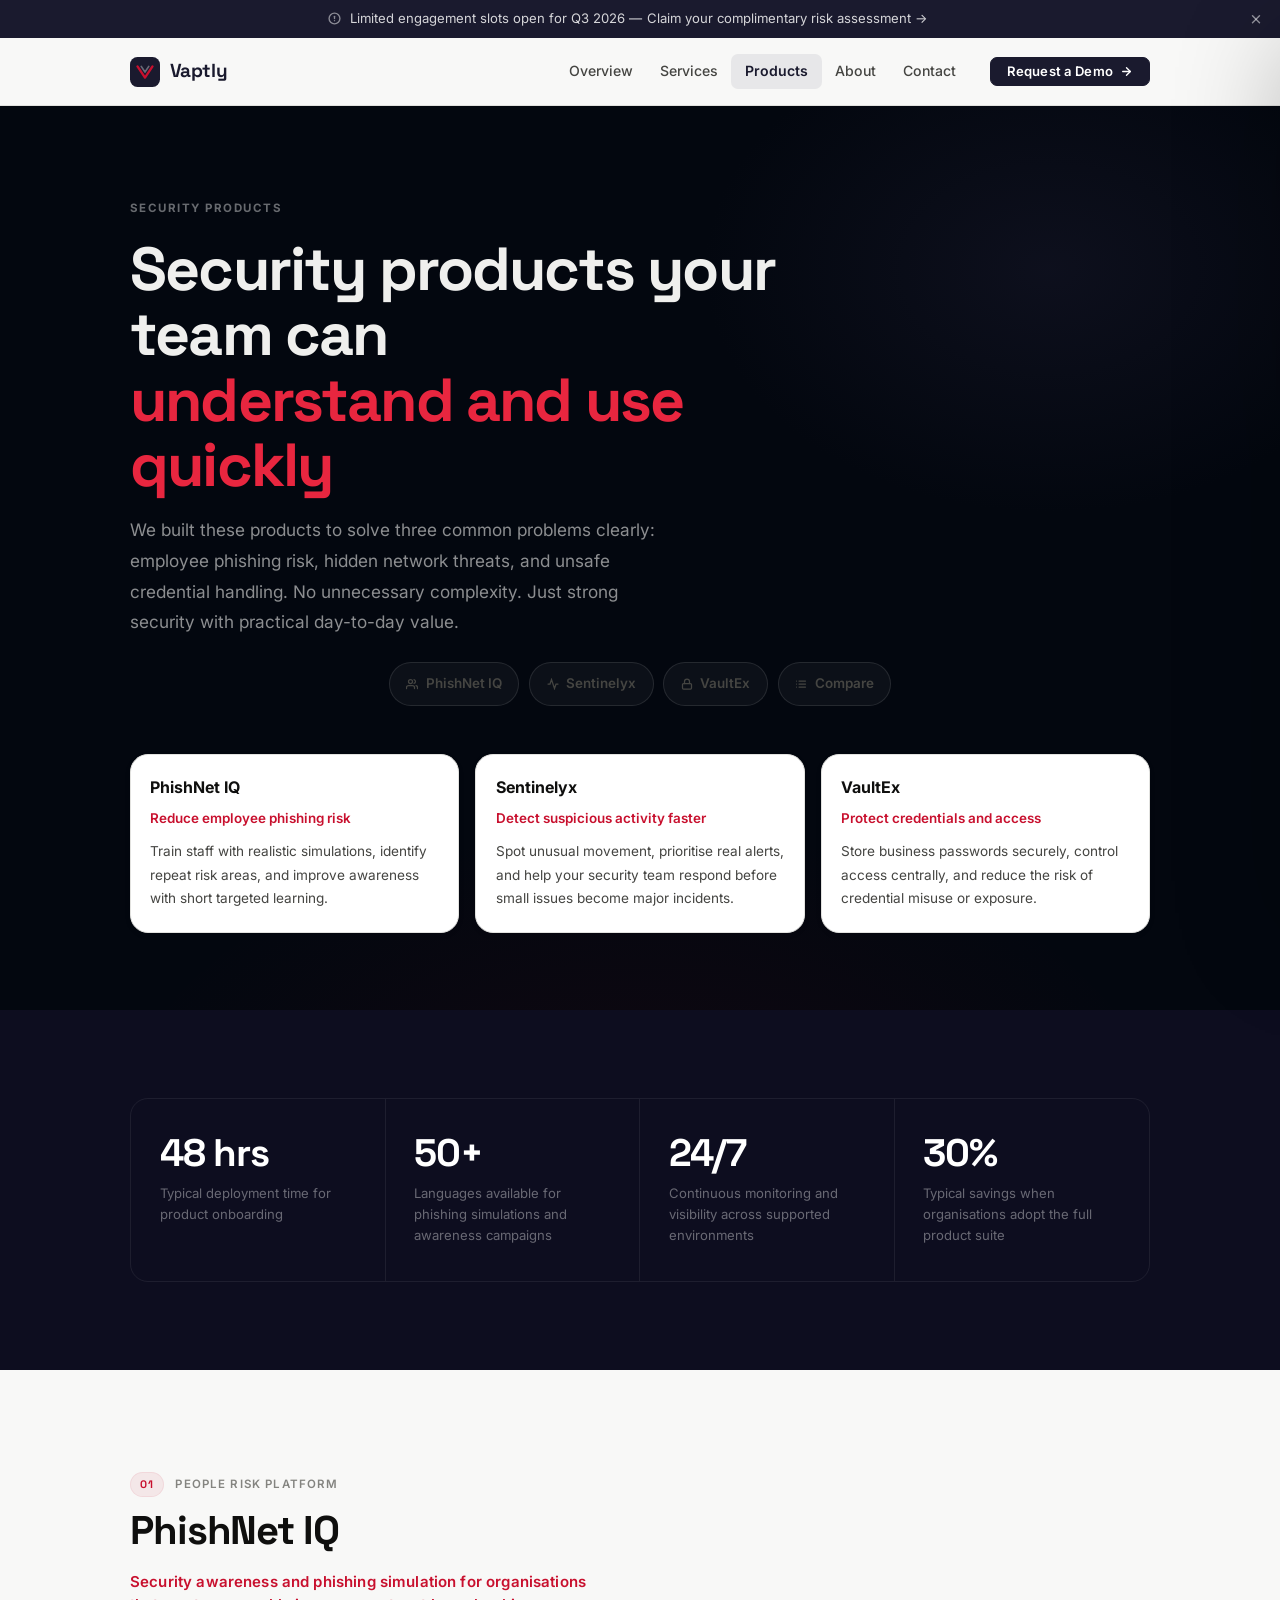
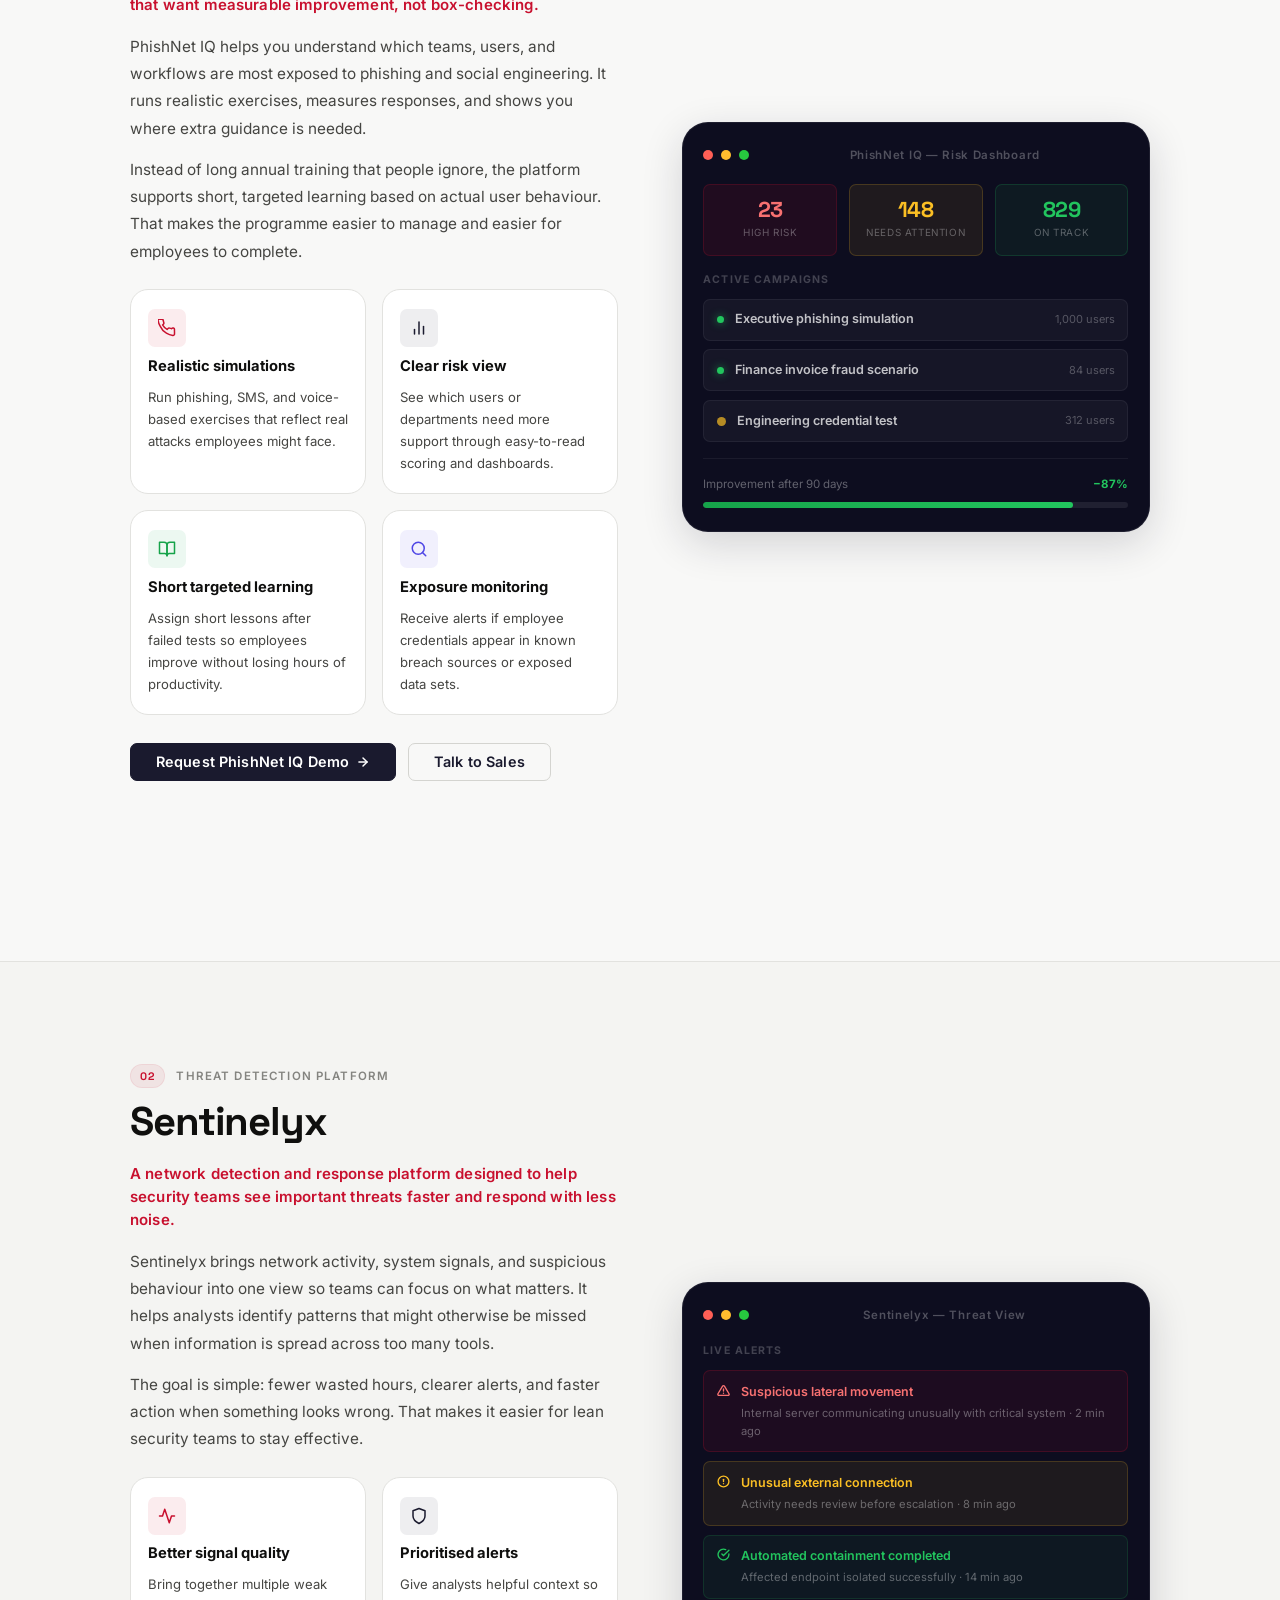
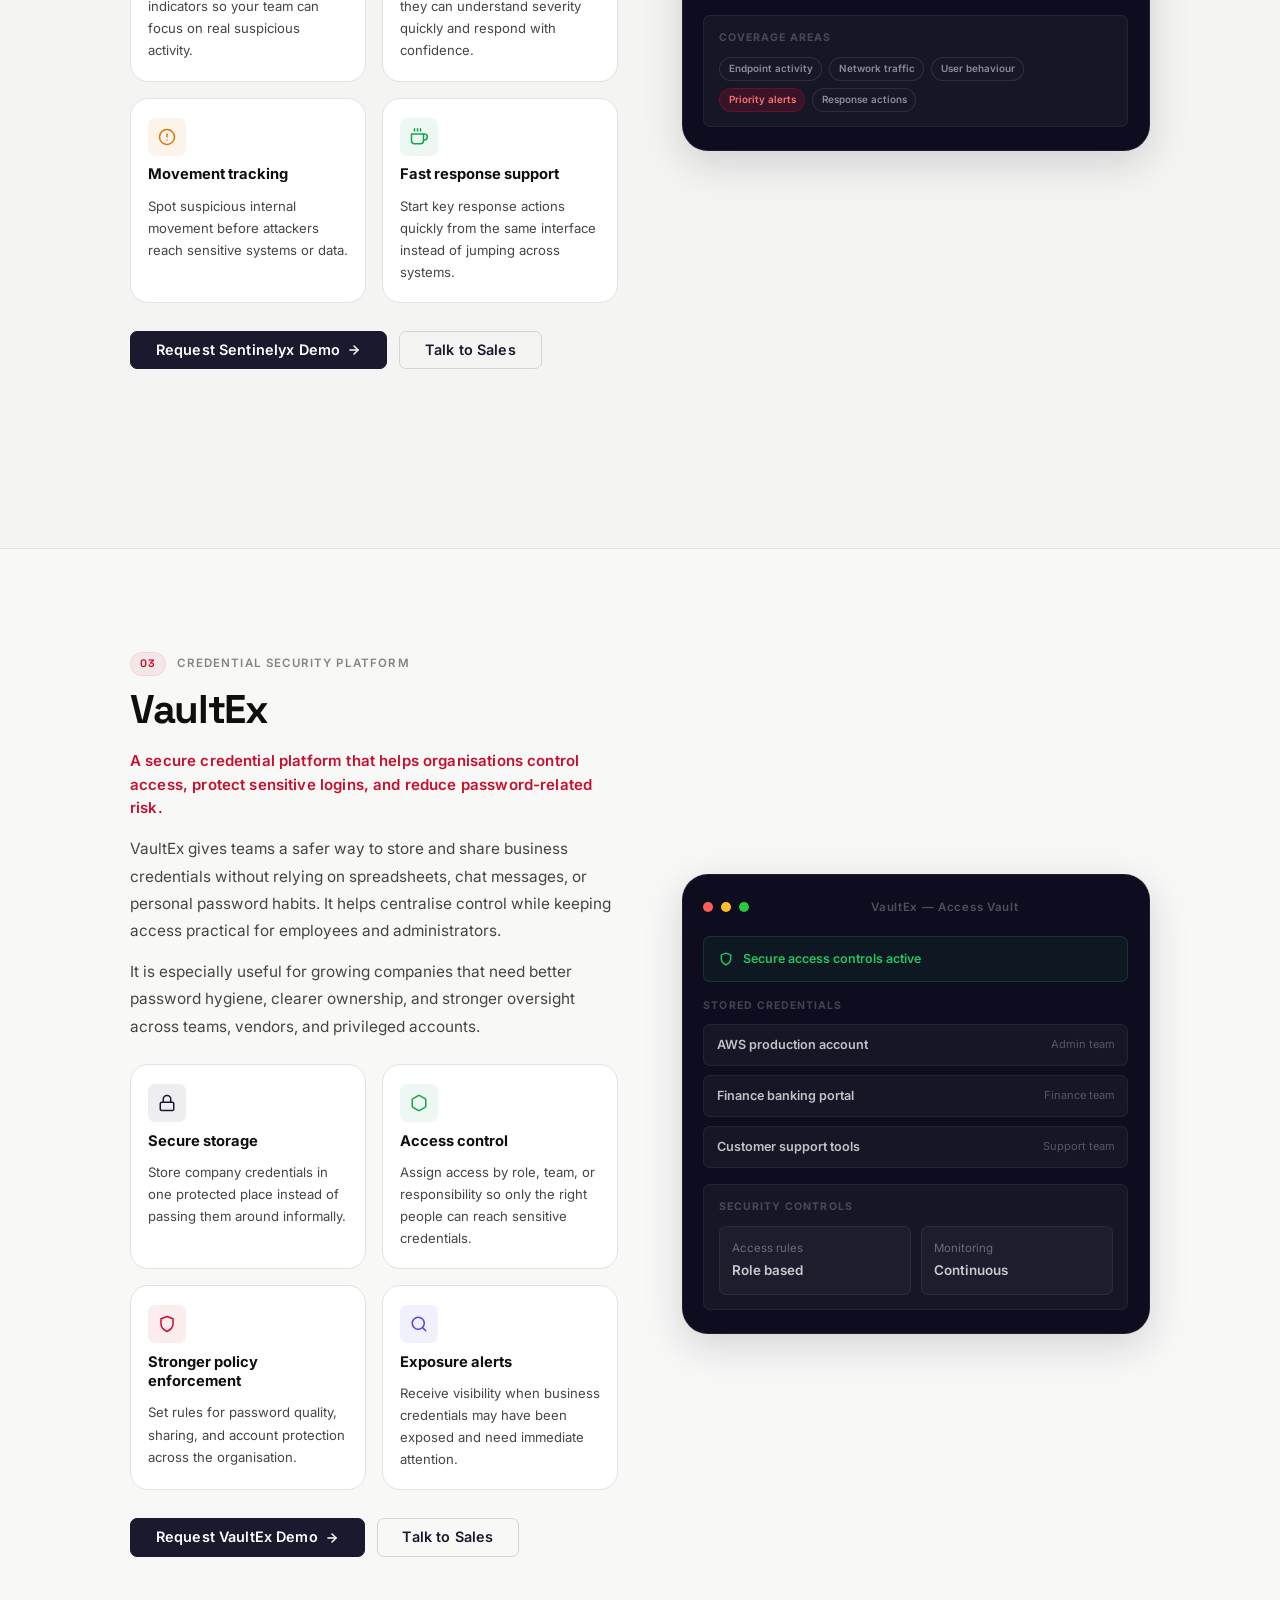
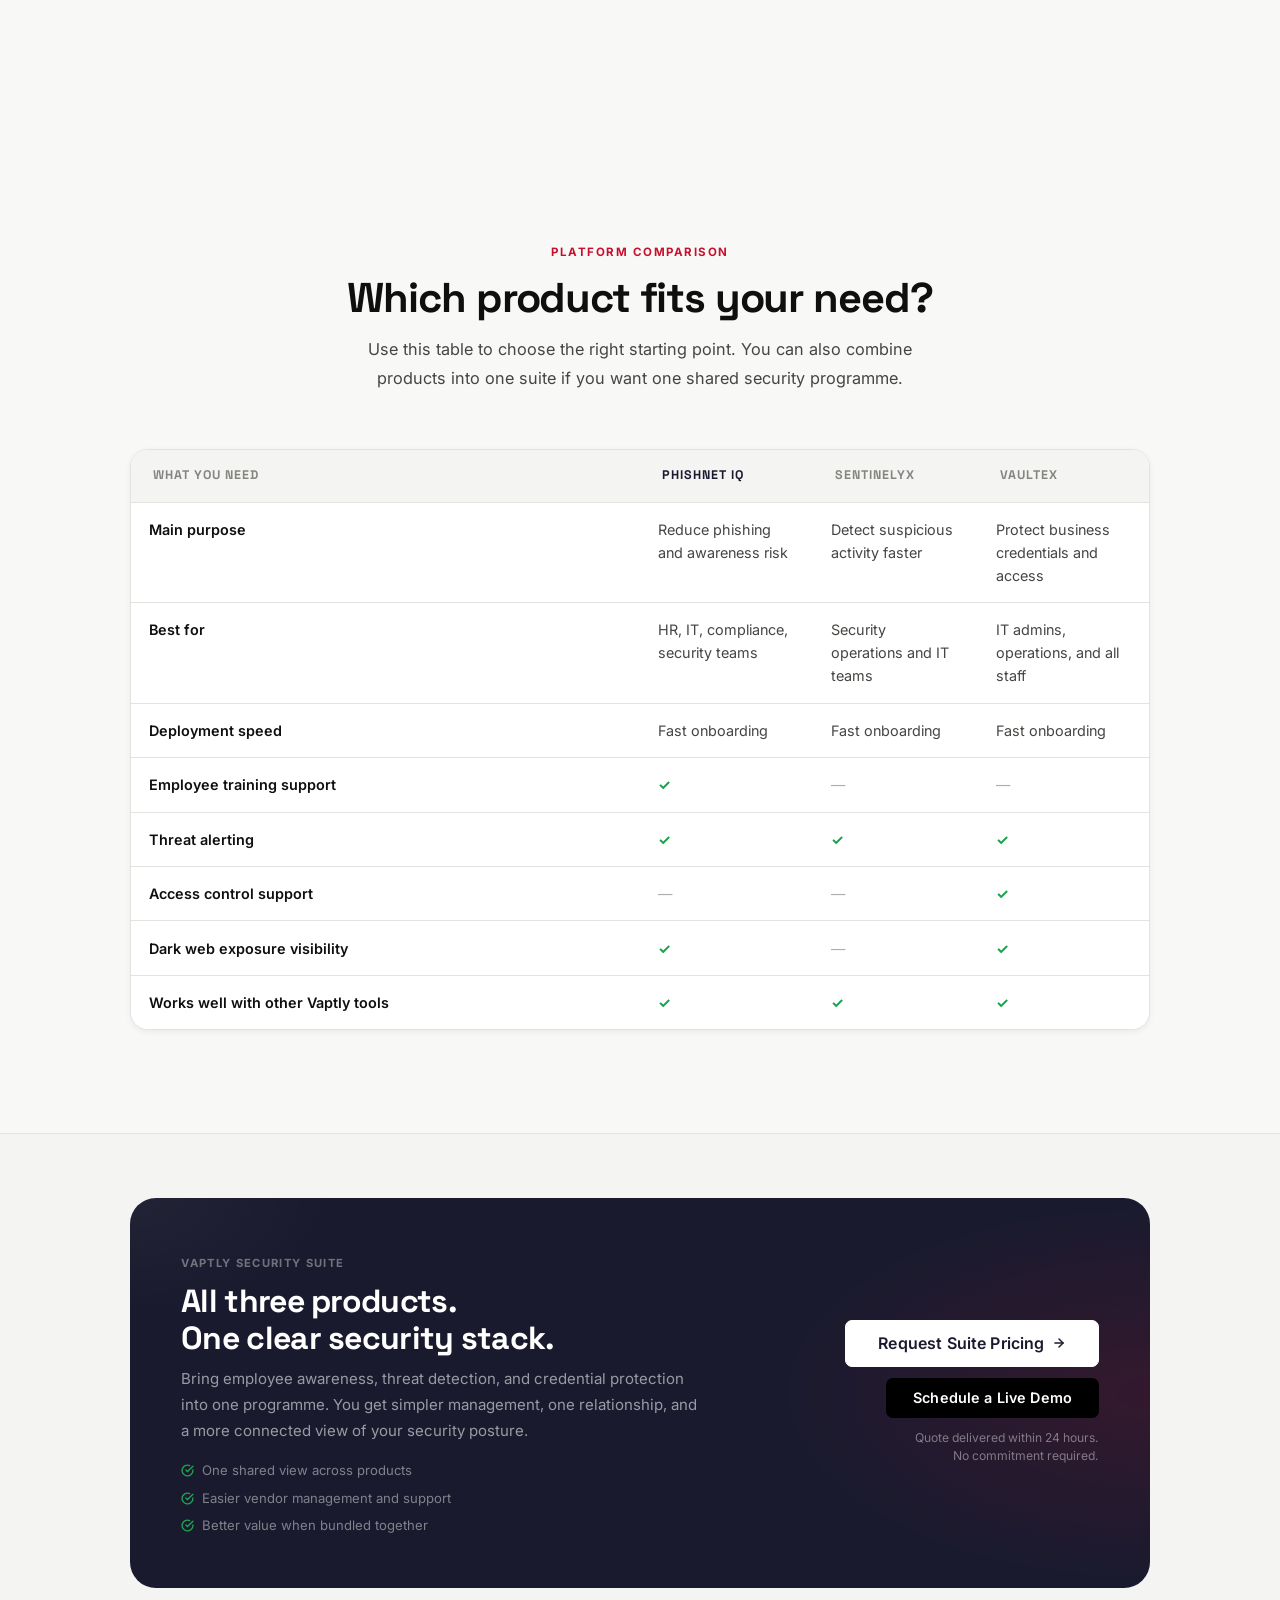
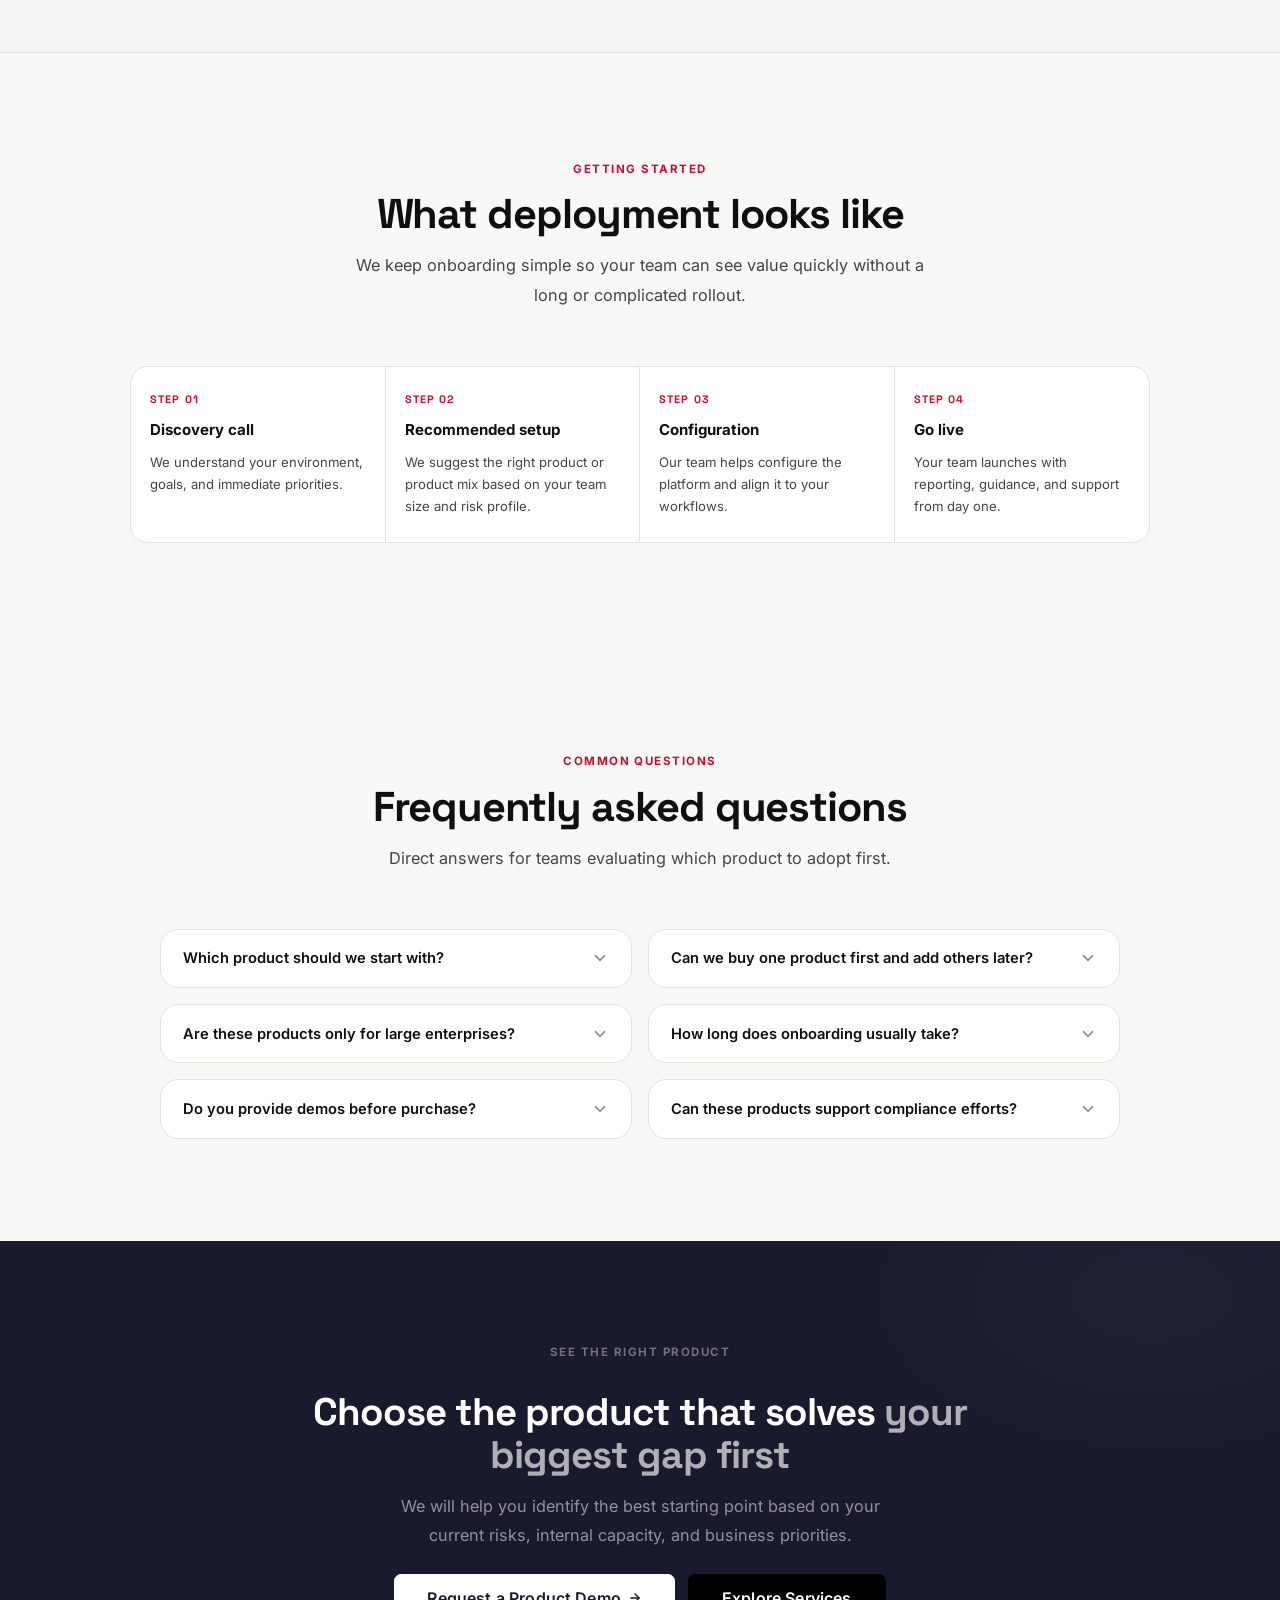
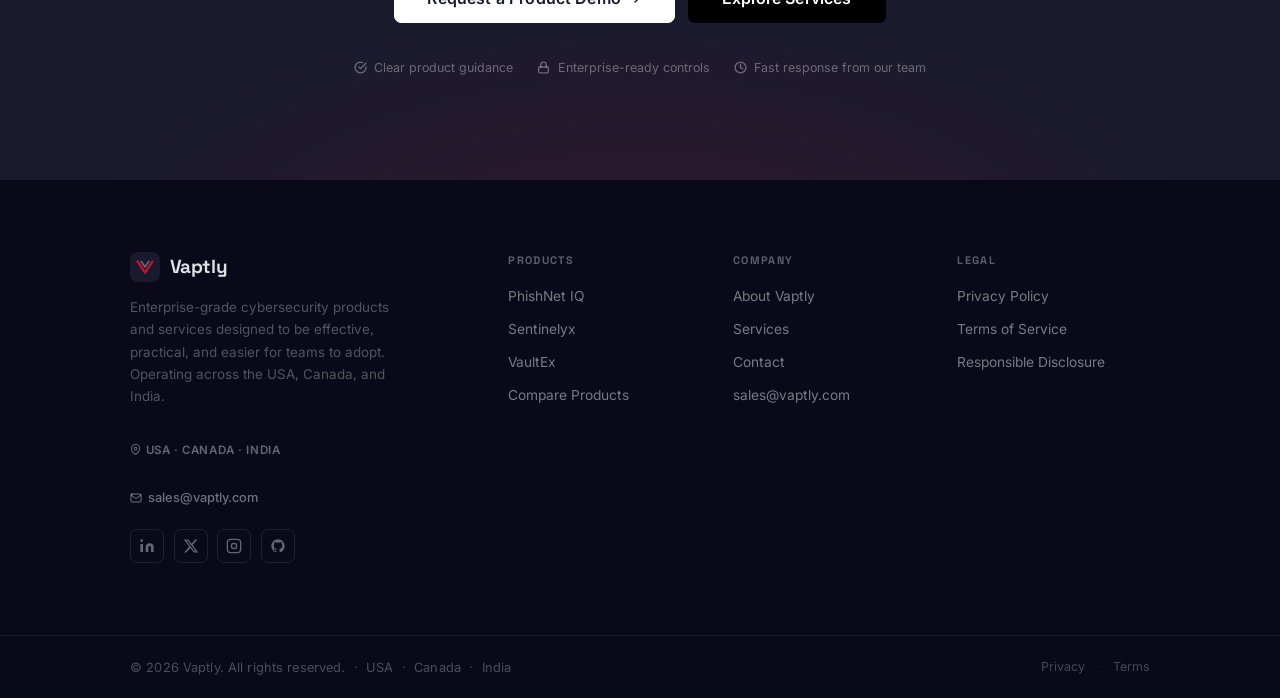
<file: products.html>
<!DOCTYPE html>
<html lang="en" class="light">
<head>
  <meta charset="UTF-8" />
  <meta name="color-scheme" content="light only" />
  <meta name="viewport" content="width=device-width, initial-scale=1.0" />

  <!-- ═══ PRIMARY SEO ═══ -->
  <title>Vaptly Security Products | PhishNet IQ, Sentinelyx & VaultEx</title>
  <meta name="description" content="Vaptly products help teams reduce phishing risk, detect network threats faster, and protect company credentials. Explore PhishNet IQ, Sentinelyx, and VaultEx. USA · Canada · India." />
  <meta name="keywords" content="Vaptly products, PhishNet IQ, Sentinelyx, VaultEx, phishing simulation platform, employee security training platform, network detection platform, credential security platform, enterprise password manager, cybersecurity software, security tools for enterprise, Vaptly security suite" />
  <meta name="author" content="Vaptly" />
  <meta name="robots" content="index, follow, max-snippet:-1, max-image-preview:large, max-video-preview:-1" />
  <meta name="googlebot" content="index, follow, max-snippet:-1, max-image-preview:large, max-video-preview:-1" />
  <meta name="bingbot" content="index, follow" />
  <meta name="rating" content="general" />
  <meta name="revisit-after" content="7 days" />
  <meta name="language" content="English" />
  <meta name="geo.region" content="US" />
  <meta name="geo.placename" content="United States" />
  <meta name="category" content="Cybersecurity Software, Enterprise Security, SaaS" />
  <meta name="classification" content="Business/Technology/Cybersecurity/Software" />
  <meta name="coverage" content="Worldwide" />
  <meta name="distribution" content="Global" />
  <link rel="canonical" href="https://vaptly.com/products.html" />

  <!-- ═══ OPEN GRAPH ═══ -->
  <meta property="og:type" content="website" />
  <meta property="og:url" content="https://vaptly.com/products.html" />
  <meta property="og:title" content="Vaptly Security Products | PhishNet IQ, Sentinelyx & VaultEx" />
  <meta property="og:description" content="Three practical security platforms for phishing protection, threat detection, and credential security. Clear value, fast deployment, enterprise-ready controls." />
  <meta property="og:image" content="https://vaptly.com/assets/og-cover.png" />
  <meta property="og:image:width" content="1200" />
  <meta property="og:image:height" content="630" />
  <meta property="og:image:alt" content="Vaptly Security Products — PhishNet IQ, Sentinelyx & VaultEx" />
  <meta property="og:image:type" content="image/png" />
  <meta property="og:site_name" content="Vaptly" />
  <meta property="og:locale" content="en_US" />

  <!-- ═══ TWITTER CARD ═══ -->
  <meta name="twitter:card" content="summary_large_image" />
  <meta name="twitter:site" content="@vaptly" />
  <meta name="twitter:creator" content="@vaptly" />
  <meta name="twitter:title" content="Vaptly Products | PhishNet IQ · Sentinelyx · VaultEx" />
  <meta name="twitter:description" content="Simple, enterprise-ready security products for people risk, network threats, and credential protection." />
  <meta name="twitter:image" content="https://vaptly.com/assets/og-cover.png" />
  <meta name="twitter:image:alt" content="Vaptly Security Products — PhishNet IQ, Sentinelyx, VaultEx" />

  <!-- ═══ FAVICON SET ═══ -->
  <link rel="icon" type="image/svg+xml" href="data:image/svg+xml,%3Csvg xmlns='http://www.w3.org/2000/svg' viewBox='0 0 32 32'%3E%3Crect width='32' height='32' rx='8' fill='%231a1a2e'/%3E%3Cpath d='M8 10l8 12 8-12' stroke='%23c8102e' stroke-width='2.5' stroke-linecap='round' stroke-linejoin='round' fill='none'/%3E%3Cpath d='M12 10l4 6 4-6' stroke='rgba(255,255,255,0.35)' stroke-width='1.8' stroke-linecap='round' stroke-linejoin='round' fill='none'/%3E%3C/svg%3E" />
  <link rel="alternate icon" type="image/png" href="favicon.png" />
  <link rel="apple-touch-icon" sizes="180x180" href="favicon.png" />
  <link rel="manifest" href="manifest.json" />
  <meta name="theme-color" content="#1a1a2e" />
  <meta name="msapplication-TileColor" content="#1a1a2e" />
  <meta name="mobile-web-app-capable" content="yes" />
  <meta name="apple-mobile-web-app-capable" content="yes" />
  <meta name="apple-mobile-web-app-status-bar-style" content="black-translucent" />
  <meta name="apple-mobile-web-app-title" content="Vaptly" />
  <meta name="application-name" content="Vaptly" />

  <!-- ═══ PERFORMANCE HINTS ═══ -->
  <link rel="preconnect" href="https://fonts.googleapis.com" />
  <link rel="preconnect" href="https://fonts.gstatic.com" crossorigin />
  <link rel="dns-prefetch" href="https://fonts.googleapis.com" />
  <link rel="dns-prefetch" href="https://fonts.gstatic.com" />
  <link rel="preload" href="styles.css" as="style" />
  <link rel="preload" href="main.js" as="script" />
  <link rel="preload" href="https://fonts.googleapis.com/css2?family=Inter:wght@400;500;600;700&family=Space+Grotesk:wght@400;500;600;700;800&display=swap" as="style" />

  <!-- ═══ FONTS ═══ -->
  <link href="https://fonts.googleapis.com/css2?family=Inter:wght@400;500;600;700&family=Space+Grotesk:wght@400;500;600;700;800&display=swap" rel="stylesheet" />

  <!-- ═══ STYLES ═══ -->
  <link rel="stylesheet" href="styles.css" />

  <!-- ═══ STRUCTURED DATA ═══ -->
  <script type="application/ld+json">
  {
    "@context": "https://schema.org",
    "@graph": [
      {
        "@type": "Organization",
        "@id": "https://vaptly.com/#org",
        "name": "Vaptly",
        "alternateName": ["Vaptly Security", "Vaptly Cybersecurity"],
        "url": "https://vaptly.com",
        "logo": {
          "@type": "ImageObject",
          "url": "https://vaptly.com/assets/vaptly-logo.png",
          "width": 512,
          "height": 512
        },
        "description": "Enterprise cybersecurity company delivering security services and software products for modern organisations.",
        "email": "sales@vaptly.com",
        "address": [
          { "@type": "PostalAddress", "addressCountry": "US" },
          { "@type": "PostalAddress", "addressCountry": "CA" },
          { "@type": "PostalAddress", "addressCountry": "IN" }
        ],
        "sameAs": [
          "https://www.linkedin.com/company/vaptly",
          "https://twitter.com/vaptly",
          "https://github.com/vaptly"
        ]
      },
      {
        "@type": "WebSite",
        "@id": "https://vaptly.com/#website",
        "url": "https://vaptly.com",
        "name": "Vaptly",
        "publisher": { "@id": "https://vaptly.com/#org" },
        "inLanguage": "en-US"
      },
      {
        "@type": "CollectionPage",
        "@id": "https://vaptly.com/products.html#webpage",
        "url": "https://vaptly.com/products.html",
        "name": "Vaptly Security Products | PhishNet IQ, Sentinelyx & VaultEx",
        "isPartOf": { "@id": "https://vaptly.com/#website" },
        "about": { "@id": "https://vaptly.com/#org" },
        "description": "Three enterprise security products designed to reduce phishing risk, improve threat detection, and protect credentials.",
        "inLanguage": "en-US",
        "datePublished": "2024-01-01",
        "dateModified": "2026-04-05",
        "breadcrumb": {
          "@type": "BreadcrumbList",
          "itemListElement": [
            { "@type": "ListItem", "position": 1, "name": "Home", "item": "https://vaptly.com/" },
            { "@type": "ListItem", "position": 2, "name": "Products", "item": "https://vaptly.com/products.html" }
          ]
        }
      },
      {
        "@type": "SoftwareApplication",
        "@id": "https://vaptly.com/products.html#phishnet",
        "name": "PhishNet IQ",
        "applicationCategory": "SecurityApplication",
        "operatingSystem": "Web, SaaS, Cloud",
        "url": "https://vaptly.com/products.html#phishnet",
        "description": "Security awareness and phishing simulation platform that helps organisations reduce employee-driven risk.",
        "offers": {
          "@type": "Offer",
          "price": "0",
          "priceCurrency": "USD",
          "description": "Request a free demo",
          "url": "https://vaptly.com/contact.html"
        },
        "provider": { "@id": "https://vaptly.com/#org" }
      },
      {
        "@type": "SoftwareApplication",
        "@id": "https://vaptly.com/products.html#sentinelyx",
        "name": "Sentinelyx",
        "applicationCategory": "SecurityApplication",
        "operatingSystem": "Web, SaaS, Cloud, On-Premises",
        "url": "https://vaptly.com/products.html#sentinelyx",
        "description": "Network detection and response platform that helps teams identify and contain suspicious activity faster.",
        "offers": {
          "@type": "Offer",
          "price": "0",
          "priceCurrency": "USD",
          "description": "Request a free demo",
          "url": "https://vaptly.com/contact.html"
        },
        "provider": { "@id": "https://vaptly.com/#org" }
      },
      {
        "@type": "SoftwareApplication",
        "@id": "https://vaptly.com/products.html#vaultex",
        "name": "VaultEx",
        "applicationCategory": "SecurityApplication",
        "operatingSystem": "Web, SaaS, Cloud, Windows, macOS, Linux, iOS, Android",
        "url": "https://vaptly.com/products.html#vaultex",
        "description": "Credential security platform that helps organisations store, control, and monitor access more safely.",
        "offers": {
          "@type": "Offer",
          "price": "0",
          "priceCurrency": "USD",
          "description": "Request a free demo",
          "url": "https://vaptly.com/contact.html"
        },
        "provider": { "@id": "https://vaptly.com/#org" }
      }
    ]
  }
  </script>

  <style>
    /* ── Products page refined styles ─────────────────────────── */

    .products-anchor-nav {
      margin-top: 1.5rem;
      display: flex;
      justify-content: center;
    }

    .products-anchor-inner {
      display: flex;
      flex-wrap: wrap;
      justify-content: center;
      gap: 0.6rem;
      max-width: 900px;
    }

    .products-tab {
      display: inline-flex;
      align-items: center;
      gap: 0.45rem;
      padding: 0.62rem 1.05rem;
      border-radius: var(--radius-full);
      font-size: 0.84rem;
      font-weight: 600;
      color: var(--color-text-2);
      background: rgba(255,255,255,0.04);
      border: 1px solid rgba(255,255,255,0.1);
      text-decoration: none;
      transition: all var(--transition);
      white-space: nowrap;
    }

    .products-tab:hover {
      color: #fff;
      border-color: rgba(255,255,255,0.18);
      background: rgba(255,255,255,0.08);
      transform: translateY(-1px);
    }

    .products-overview-grid {
      display: grid;
      grid-template-columns: repeat(3, minmax(0, 1fr));
      gap: 1rem;
      margin-top: clamp(2rem, 4vw, 3rem);
    }

    .products-overview-card {
      background: var(--color-surface);
      border: 1.5px solid var(--color-border);
      border-radius: var(--radius-lg);
      padding: 1.4rem 1.2rem;
      box-shadow: var(--shadow-sm);
      transition: transform var(--transition), box-shadow var(--transition), border-color var(--transition);
      height: 100%;
      display: flex;
      flex-direction: column;
      gap: 0.75rem;
    }

    .products-overview-card:hover {
      transform: translateY(-3px);
      box-shadow: var(--shadow-md);
      border-color: var(--color-border-2);
    }

    .products-overview-title {
      font-size: 1rem;
      font-weight: 700;
      color: var(--color-text);
      line-height: 1.25;
    }

    .products-overview-sub {
      font-size: 0.84rem;
      color: var(--color-accent-2);
      font-weight: 600;
      line-height: 1.45;
    }

    .products-overview-desc {
      font-size: 0.85rem;
      line-height: 1.7;
      color: var(--color-text-2);
      flex: 1;
    }

    .product-detail-grid {
      display: grid;
      grid-template-columns: minmax(0, 1.02fr) minmax(0, 0.98fr);
      gap: clamp(2.5rem, 5vw, 4.75rem);
      align-items: center;
    }

    .product-detail-grid--reverse {
      grid-template-columns: minmax(0, 0.98fr) minmax(0, 1.02fr);
    }

    .product-content-col,
    .product-visual-col {
      min-width: 0;
    }

    .product-lead {
      font-size: 0.94rem;
      font-weight: 600;
      color: var(--color-accent-2);
      margin-bottom: 1rem;
      letter-spacing: 0.01em;
      line-height: 1.55;
    }

    .product-features-grid {
      display: grid;
      grid-template-columns: 1fr 1fr;
      gap: 1rem;
      margin-bottom: 1.75rem;
    }

    .product-feature-card {
      background: var(--color-surface);
      border: 1.5px solid var(--color-border);
      border-radius: var(--radius-lg);
      padding: 1.2rem 1.05rem;
      display: flex;
      flex-direction: column;
      gap: 0.6rem;
      transition: box-shadow var(--transition), border-color var(--transition), transform var(--transition);
      height: 100%;
    }

    .product-feature-card:hover {
      box-shadow: var(--shadow-md);
      border-color: var(--color-border-2);
      transform: translateY(-2px);
    }

    .pfc-icon {
      width: 38px;
      height: 38px;
      border-radius: var(--radius-sm);
      display: flex;
      align-items: center;
      justify-content: center;
      flex-shrink: 0;
    }

    .pfc-title {
      font-size: 0.92rem;
      font-weight: 700;
      color: var(--color-text);
      line-height: 1.32;
    }

    .pfc-desc {
      font-size: 0.82rem;
      color: var(--color-text-2);
      line-height: 1.68;
    }

    .product-actions {
      display: flex;
      gap: 0.75rem;
      flex-wrap: wrap;
      align-items: center;
    }

    .product-mockup {
      background: var(--color-dark-surface);
      border: 1px solid var(--color-dark-border);
      border-radius: var(--radius-xl);
      padding: 1.45rem 1.3rem;
      overflow: hidden;
      box-shadow: 0 12px 40px rgba(26, 26, 46, 0.16);
    }

    .mockup-topbar {
      display: flex;
      align-items: center;
      gap: 0.5rem;
      margin-bottom: 1.2rem;
    }

    .mockup-dot {
      width: 10px;
      height: 10px;
      border-radius: 50%;
      flex-shrink: 0;
    }

    .mockup-title {
      font-size: 0.72rem;
      font-weight: 600;
      color: rgba(255,255,255,0.28);
      letter-spacing: 0.06em;
      margin-left: 0.25rem;
      flex: 1;
      text-align: center;
    }

    .mockup-panel {
      background: rgba(255,255,255,0.04);
      border: 1px solid rgba(255,255,255,0.06);
      border-radius: var(--radius-sm);
      padding: 0.9rem;
    }

    .mockup-section-label {
      font-size: 0.66rem;
      font-weight: 700;
      letter-spacing: 0.1em;
      color: rgba(255,255,255,0.22);
      text-transform: uppercase;
      margin-bottom: 0.6rem;
    }

    .mockup-metric-grid {
      display: grid;
      grid-template-columns: repeat(3, minmax(0, 1fr));
      gap: 0.75rem;
      margin-bottom: 1rem;
    }

    .mockup-metric-card {
      border-radius: var(--radius-sm);
      padding: 0.9rem 0.75rem;
      text-align: center;
    }

    .mockup-metric-value {
      font-family: var(--font-display);
      font-size: 1.35rem;
      font-weight: 800;
      line-height: 1;
      letter-spacing: -0.02em;
    }

    .mockup-metric-label {
      font-size: 0.62rem;
      color: rgba(255,255,255,0.32);
      text-transform: uppercase;
      letter-spacing: 0.06em;
      margin-top: 0.25rem;
    }

    .mockup-list {
      display: flex;
      flex-direction: column;
      gap: 0.55rem;
    }

    .mockup-list-row {
      display: flex;
      align-items: center;
      gap: 0.7rem;
      padding: 0.68rem 0.78rem;
      background: rgba(255,255,255,0.04);
      border: 1px solid rgba(255,255,255,0.06);
      border-radius: var(--radius-sm);
    }

    .mockup-list-row strong {
      font-size: 0.79rem;
      font-weight: 600;
      color: rgba(255,255,255,0.74);
      flex: 1;
      line-height: 1.45;
    }

    .mockup-list-row span:last-child {
      font-size: 0.69rem;
      color: rgba(255,255,255,0.28);
      text-align: right;
      flex-shrink: 0;
    }

    .compare-wrap {
      overflow-x: auto;
      border-radius: var(--radius-lg);
      border: 1.5px solid var(--color-border);
      box-shadow: var(--shadow-sm);
      background: var(--color-surface);
    }

    .compare-table {
      width: 100%;
      border-collapse: collapse;
      font-size: 0.9rem;
      min-width: 640px;
    }

    .compare-table th,
    .compare-table td {
      padding: 0.95rem 1.15rem;
      text-align: left;
      border-bottom: 1px solid var(--color-border);
      vertical-align: top;
      line-height: 1.6;
    }

    .compare-table th {
      background: var(--color-surface-1);
      font-size: 0.78rem;
      font-weight: 700;
      letter-spacing: 0.04em;
      color: var(--color-text-2);
      white-space: nowrap;
    }

    .compare-table td:first-child {
      font-weight: 600;
      color: var(--color-text);
      width: 24%;
    }

    .compare-table tr:last-child td {
      border-bottom: none;
    }

    .compare-table tr:hover td {
      background: var(--color-surface-1);
    }

    .check-yes {
      color: var(--color-success);
      font-weight: 700;
      display: inline-flex;
      align-items: center;
    }

    .check-no {
      color: var(--color-text-4);
    }

    .suite-card {
      background: var(--color-accent);
      border-radius: var(--radius-xl);
      padding: clamp(2rem, 5vw, 3.2rem);
      display: grid;
      grid-template-columns: minmax(0, 1fr) auto;
      gap: 2rem;
      align-items: center;
      position: relative;
      overflow: hidden;
    }

    .suite-card::before {
      content: '';
      position: absolute;
      inset: 0;
      background:
        radial-gradient(ellipse 60% 80% at 100% 50%, rgba(200,16,46,0.15) 0%, transparent 60%),
        radial-gradient(ellipse 40% 60% at 0% 0%, rgba(255,255,255,0.04) 0%, transparent 50%);
      pointer-events: none;
    }

    .suite-card > * {
      position: relative;
      z-index: 1;
    }

    .suite-title {
      font-family: var(--font-display);
      font-size: clamp(1.45rem, 2.5vw, 2rem);
      font-weight: 800;
      color: #fff;
      letter-spacing: -0.022em;
      line-height: 1.14;
      margin-bottom: 0.65rem;
    }

    .suite-desc {
      font-size: 0.94rem;
      color: rgba(255,255,255,0.56);
      line-height: 1.72;
      max-width: 520px;
    }

    .suite-actions {
      display: flex;
      flex-direction: column;
      gap: 0.7rem;
      align-items: flex-end;
      flex-shrink: 0;
    }

    .suite-saving {
      font-size: 0.76rem;
      color: rgba(255,255,255,0.42);
      text-align: right;
      line-height: 1.5;
    }

    .deploy-steps {
      display: grid;
      grid-template-columns: repeat(4, minmax(0, 1fr));
      border: 1.5px solid var(--color-border);
      border-radius: var(--radius-lg);
      overflow: hidden;
      background: var(--color-surface);
    }

    .deploy-step {
      padding: 1.55rem 1.2rem;
      display: flex;
      flex-direction: column;
      gap: 0.68rem;
      border-right: 1.5px solid var(--color-border);
      transition: background var(--transition);
      min-width: 0;
    }

    .deploy-step:last-child {
      border-right: none;
    }

    .deploy-step:hover {
      background: var(--color-surface-1);
    }

    .deploy-step-num {
      font-family: var(--font-display);
      font-size: 0.68rem;
      font-weight: 700;
      letter-spacing: 0.1em;
      color: var(--color-accent-2);
      text-transform: uppercase;
    }

    .deploy-step-title {
      font-size: 0.94rem;
      font-weight: 700;
      color: var(--color-text);
      line-height: 1.34;
    }

    .deploy-step-desc {
      font-size: 0.82rem;
      color: var(--color-text-2);
      line-height: 1.68;
    }

    .announcement-static {
      display: inline-flex;
      align-items: center;
      gap: 0.35rem;
      flex-wrap: wrap;
    }

    .announcement-marquee {
      display: none;
      width: 100%;
      overflow: hidden;
      white-space: nowrap;
    }

    .announcement-marquee-track {
      display: inline-flex;
      align-items: center;
      min-width: max-content;
      animation: announcement-scroll 18s linear infinite;
    }

    .announcement-marquee-item {
      display: inline-flex;
      align-items: center;
      font-size: 0.78rem;
      font-weight: 500;
    }

    .announcement-marquee-sep {
      opacity: 0.4;
    }

    @keyframes announcement-scroll {
      from { transform: translateX(0); }
      to { transform: translateX(-33.333%); }
    }

    @media (max-width: 1100px) {
      .products-overview-grid {
        grid-template-columns: 1fr;
      }

      .product-detail-grid,
      .product-detail-grid--reverse {
        grid-template-columns: 1fr;
        gap: 2.4rem;
      }

      .product-visual-col {
        order: 2;
      }

      .product-content-col {
        order: 1;
      }

      .suite-card {
        grid-template-columns: 1fr;
        gap: 1.5rem;
      }

      .suite-actions {
        align-items: flex-start;
      }

      .suite-saving {
        text-align: left;
      }

      .deploy-steps {
        grid-template-columns: repeat(2, minmax(0, 1fr));
      }

      .deploy-step:nth-child(2) {
        border-right: none;
      }

      .deploy-step:nth-child(-n+2) {
        border-bottom: 1.5px solid var(--color-border);
      }
    }

    @media (max-width: 768px) {
      .announcement-static {
        display: none;
      }

      .announcement-marquee {
        display: block;
      }

      .products-anchor-nav {
        justify-content: flex-start;
      }

      .products-anchor-inner {
        flex-wrap: nowrap;
        justify-content: flex-start;
        overflow-x: auto;
        padding-bottom: 0.4rem;
        width: 100%;
        scrollbar-width: none;
      }

      .products-anchor-inner::-webkit-scrollbar {
        display: none;
      }

      .product-features-grid,
      .mockup-metric-grid,
      .deploy-steps {
        grid-template-columns: 1fr;
      }

      .deploy-step {
        border-right: none;
        border-bottom: 1.5px solid var(--color-border);
      }

      .deploy-step:last-child {
        border-bottom: none;
      }

      .compare-table {
        min-width: 560px;
      }

      .product-actions {
        flex-direction: column;
        align-items: stretch;
      }

      .product-actions .btn {
        width: 100%;
        justify-content: center;
      }
    }

    @media (max-width: 480px) {
      .product-mockup {
        padding: 1.05rem;
      }

      .products-overview-card,
      .product-feature-card {
        padding: 1.1rem 0.95rem;
      }
    }
  </style>
</head>

<body>

  <a class="skip-to-main" href="#main-content">Skip to main content</a>

  <div
    id="scrollProgress"
    class="scroll-progress"
    role="progressbar"
    aria-label="Page scroll progress"
    aria-valuemin="0"
    aria-valuemax="100"
    aria-valuenow="0"
  ></div>

  <!-- ============================================================
       ANNOUNCEMENT BAR
       ============================================================ -->
  <div id="announcementBar" class="announcement-bar" role="banner" aria-label="Site announcement">

    <div class="announcement-static" aria-hidden="false">
      <span>
        <svg width="13" height="13" viewBox="0 0 24 24" fill="none" stroke="currentColor" stroke-width="2.5" stroke-linecap="round" stroke-linejoin="round" aria-hidden="true" style="flex-shrink:0;opacity:0.6;display:inline;vertical-align:-2px;margin-right:5px;">
          <circle cx="12" cy="12" r="10"/>
          <line x1="12" y1="8" x2="12" y2="12"/>
          <line x1="12" y1="16" x2="12.01" y2="16"/>
        </svg>
        Limited engagement slots open for Q3 2026 —
      </span>
      <a href="contact.html">Claim your complimentary risk assessment &rarr;</a>
    </div>

    <div class="announcement-marquee" aria-hidden="true">
      <div class="announcement-marquee-track">
        <span class="announcement-marquee-item">
          <svg width="12" height="12" viewBox="0 0 24 24" fill="none" stroke="currentColor" stroke-width="2.5" stroke-linecap="round" stroke-linejoin="round" style="display:inline;vertical-align:-2px;margin-right:5px;flex-shrink:0;">
            <circle cx="12" cy="12" r="10"/><line x1="12" y1="8" x2="12" y2="12"/><line x1="12" y1="16" x2="12.01" y2="16"/>
          </svg>
          Limited engagement slots open for Q3 2026 — Claim your complimentary risk assessment →
        </span>
        <span class="announcement-marquee-sep">&nbsp;&nbsp;&nbsp;·&nbsp;&nbsp;&nbsp;</span>
        <span class="announcement-marquee-item">
          <svg width="12" height="12" viewBox="0 0 24 24" fill="none" stroke="currentColor" stroke-width="2.5" stroke-linecap="round" stroke-linejoin="round" style="display:inline;vertical-align:-2px;margin-right:5px;flex-shrink:0;">
            <circle cx="12" cy="12" r="10"/><line x1="12" y1="8" x2="12" y2="12"/><line x1="12" y1="16" x2="12.01" y2="16"/>
          </svg>
          Limited engagement slots open for Q3 2026 — Claim your complimentary risk assessment →
        </span>
        <span class="announcement-marquee-sep">&nbsp;&nbsp;&nbsp;·&nbsp;&nbsp;&nbsp;</span>
        <span class="announcement-marquee-item">
          <svg width="12" height="12" viewBox="0 0 24 24" fill="none" stroke="currentColor" stroke-width="2.5" stroke-linecap="round" stroke-linejoin="round" style="display:inline;vertical-align:-2px;margin-right:5px;flex-shrink:0;">
            <circle cx="12" cy="12" r="10"/><line x1="12" y1="8" x2="12" y2="12"/><line x1="12" y1="16" x2="12.01" y2="16"/>
          </svg>
          Limited engagement slots open for Q3 2026 — Claim your complimentary risk assessment →
        </span>
        <span class="announcement-marquee-sep">&nbsp;&nbsp;&nbsp;·&nbsp;&nbsp;&nbsp;</span>
      </div>
    </div>

    <button id="announcementClose" class="announcement-close" aria-label="Dismiss announcement" type="button">
      <svg width="14" height="14" viewBox="0 0 24 24" fill="none" stroke="currentColor" stroke-width="2.5" stroke-linecap="round" aria-hidden="true">
        <line x1="18" y1="6" x2="6" y2="18"/><line x1="6" y1="6" x2="18" y2="18"/>
      </svg>
    </button>
  </div>

  <!-- ============================================================
       SITE HEADER
       ============================================================ -->
  <header id="siteHeader" class="site-header" role="banner">
    <nav class="nav-container" aria-label="Primary navigation">

      <a href="index.html" class="nav-logo" aria-label="Vaptly — return to homepage">
        <svg class="logo-mark" viewBox="0 0 32 32" fill="none" aria-hidden="true">
          <rect width="32" height="32" rx="8" fill="#1a1a2e"/>
          <path d="M8 10l8 12 8-12" stroke="#c8102e" stroke-width="2.5" stroke-linecap="round" stroke-linejoin="round"/>
          <path d="M12 10l4 6 4-6" stroke="rgba(255,255,255,0.35)" stroke-width="1.8" stroke-linecap="round" stroke-linejoin="round"/>
        </svg>
        <span class="logo-wordmark">Vaptly</span>
      </a>

      <ul class="nav-links" role="list">
        <li><a href="index.html" class="nav-link">Overview</a></li>
        <li><a href="services.html" class="nav-link">Services</a></li>
        <li><a href="products.html" class="nav-link active" aria-current="page">Products</a></li>
        <li><a href="about.html" class="nav-link">About</a></li>
        <li><a href="contact.html" class="nav-link">Contact</a></li>
      </ul>

      <div class="nav-actions">
        <a href="contact.html" class="btn btn-primary btn-sm">
          Request a Demo
          <svg width="13" height="13" viewBox="0 0 24 24" fill="none" stroke="currentColor" stroke-width="2.5" stroke-linecap="round" stroke-linejoin="round" aria-hidden="true">
            <line x1="5" y1="12" x2="19" y2="12"/>
            <polyline points="12 5 19 12 12 19"/>
          </svg>
        </a>
      </div>

      <button id="navHamburger" class="nav-hamburger" type="button" aria-label="Open navigation menu" aria-expanded="false" aria-controls="mobileDrawer">
        <span></span><span></span><span></span>
      </button>
    </nav>
  </header>

  <div id="drawerOverlay" class="drawer-overlay" aria-hidden="true"></div>

  <aside id="mobileDrawer" class="mobile-drawer" aria-label="Mobile navigation" aria-hidden="true" role="dialog" aria-modal="true">
    <div class="drawer-header">
      <a href="index.html" class="nav-logo">
        <svg class="logo-mark" viewBox="0 0 32 32" fill="none" aria-hidden="true">
          <rect width="32" height="32" rx="8" fill="#1a1a2e"/>
          <path d="M8 10l8 12 8-12" stroke="#c8102e" stroke-width="2.5" stroke-linecap="round" stroke-linejoin="round"/>
        </svg>
        <span class="logo-wordmark">Vaptly</span>
      </a>
      <button id="drawerClose" class="drawer-close" type="button" aria-label="Close navigation menu">
        <svg width="15" height="15" viewBox="0 0 24 24" fill="none" stroke="currentColor" stroke-width="2.5" stroke-linecap="round" aria-hidden="true">
          <line x1="18" y1="6" x2="6" y2="18"/><line x1="6" y1="6" x2="18" y2="18"/>
        </svg>
      </button>
    </div>

    <nav class="drawer-nav" aria-label="Mobile navigation links">
      <a href="index.html" class="drawer-nav-link">
        <svg width="16" height="16" viewBox="0 0 24 24" fill="none" stroke="currentColor" stroke-width="2" stroke-linecap="round" stroke-linejoin="round" aria-hidden="true">
          <path d="M3 9l9-7 9 7v11a2 2 0 01-2 2H5a2 2 0 01-2-2z"/>
          <polyline points="9 22 9 12 15 12 15 22"/>
        </svg>
        Overview
      </a>
      <a href="services.html" class="drawer-nav-link">
        <svg width="16" height="16" viewBox="0 0 24 24" fill="none" stroke="currentColor" stroke-width="2" stroke-linecap="round" stroke-linejoin="round" aria-hidden="true">
          <path d="M12 22s8-4 8-10V5l-8-3-8 3v7c0 6 8 10 8 10z"/>
        </svg>
        Services
      </a>
      <a href="products.html" class="drawer-nav-link active" aria-current="page">
        <svg width="16" height="16" viewBox="0 0 24 24" fill="none" stroke="currentColor" stroke-width="2" stroke-linecap="round" stroke-linejoin="round" aria-hidden="true">
          <rect x="2" y="3" width="20" height="14" rx="2"/>
          <line x1="8" y1="21" x2="16" y2="21"/>
          <line x1="12" y1="17" x2="12" y2="21"/>
        </svg>
        Products
      </a>
      <a href="about.html" class="drawer-nav-link">
        <svg width="16" height="16" viewBox="0 0 24 24" fill="none" stroke="currentColor" stroke-width="2" stroke-linecap="round" stroke-linejoin="round" aria-hidden="true">
          <path d="M20 21v-2a4 4 0 00-4-4H8a4 4 0 00-4 4v2"/>
          <circle cx="12" cy="7" r="4"/>
        </svg>
        About
      </a>
      <a href="contact.html" class="drawer-nav-link">
        <svg width="16" height="16" viewBox="0 0 24 24" fill="none" stroke="currentColor" stroke-width="2" stroke-linecap="round" stroke-linejoin="round" aria-hidden="true">
          <path d="M21 15a2 2 0 01-2 2H7l-4 4V5a2 2 0 012-2h14a2 2 0 012 2z"/>
        </svg>
        Contact
      </a>
    </nav>

    <div class="drawer-footer">
      <a href="contact.html" class="btn btn-primary btn-full">Request a Demo &rarr;</a>
      <p class="drawer-footer-hint">
        No commitment required.
        <a href="contact.html">Schedule a call</a> instead.
      </p>
    </div>
  </aside>

  <main id="main-content">

    <!-- ── Page Hero ─────────────────────────────────────────── -->
    <section class="page-hero" aria-labelledby="products-hero-heading">
      <div class="container">

        <span class="section-tag" data-reveal>Security Products</span>

        <h1 id="products-hero-heading" class="page-hero-title" data-reveal data-reveal-delay="1">
          Security products your team can<br>
          <em>understand and use quickly</em>
        </h1>

        <p class="page-hero-sub" data-reveal data-reveal-delay="2">
          We built these products to solve three common problems clearly: employee phishing risk, hidden network threats, and unsafe credential handling. No unnecessary complexity. Just strong security with practical day-to-day value.
        </p>

        <nav class="products-anchor-nav" aria-label="Jump to product section" data-reveal data-reveal-delay="3">
          <div class="products-anchor-inner">
            <a href="#phishnet" class="products-tab">
              <svg width="12" height="12" viewBox="0 0 24 24" fill="none" stroke="currentColor" stroke-width="2.5" stroke-linecap="round" aria-hidden="true">
                <path d="M17 21v-2a4 4 0 00-4-4H5a4 4 0 00-4 4v2"/>
                <circle cx="9" cy="7" r="4"/>
                <path d="M23 21v-2a4 4 0 00-3-3.87M16 3.13a4 4 0 010 7.75"/>
              </svg>
              PhishNet IQ
            </a>
            <a href="#sentinelyx" class="products-tab">
              <svg width="12" height="12" viewBox="0 0 24 24" fill="none" stroke="currentColor" stroke-width="2.5" stroke-linecap="round" aria-hidden="true">
                <polyline points="22 12 18 12 15 21 9 3 6 12 2 12"/>
              </svg>
              Sentinelyx
            </a>
            <a href="#vaultex" class="products-tab">
              <svg width="12" height="12" viewBox="0 0 24 24" fill="none" stroke="currentColor" stroke-width="2.5" stroke-linecap="round" aria-hidden="true">
                <rect x="3" y="11" width="18" height="11" rx="2" ry="2"/>
                <path d="M7 11V7a5 5 0 0110 0v4"/>
              </svg>
              VaultEx
            </a>
            <a href="#compare" class="products-tab">
              <svg width="12" height="12" viewBox="0 0 24 24" fill="none" stroke="currentColor" stroke-width="2.5" stroke-linecap="round" aria-hidden="true">
                <line x1="8" y1="6" x2="21" y2="6"/>
                <line x1="8" y1="12" x2="21" y2="12"/>
                <line x1="8" y1="18" x2="21" y2="18"/>
                <line x1="3" y1="6" x2="3.01" y2="6"/>
                <line x1="3" y1="12" x2="3.01" y2="12"/>
                <line x1="3" y1="18" x2="3.01" y2="18"/>
              </svg>
              Compare
            </a>
          </div>
        </nav>

        <div class="products-overview-grid" data-stagger>
          <article class="products-overview-card">
            <p class="products-overview-title">PhishNet IQ</p>
            <p class="products-overview-sub">Reduce employee phishing risk</p>
            <p class="products-overview-desc">Train staff with realistic simulations, identify repeat risk areas, and improve awareness with short targeted learning.</p>
          </article>

          <article class="products-overview-card">
            <p class="products-overview-title">Sentinelyx</p>
            <p class="products-overview-sub">Detect suspicious activity faster</p>
            <p class="products-overview-desc">Spot unusual movement, prioritise real alerts, and help your security team respond before small issues become major incidents.</p>
          </article>

          <article class="products-overview-card">
            <p class="products-overview-title">VaultEx</p>
            <p class="products-overview-sub">Protect credentials and access</p>
            <p class="products-overview-desc">Store business passwords securely, control access centrally, and reduce the risk of credential misuse or exposure.</p>
          </article>
        </div>

      </div>
    </section>

    <!-- ── Stats Strip ────────────────────────────────────────── -->
    <section class="stats-section" aria-label="Platform deployment metrics">
      <div class="container">
        <div class="stats-grid" data-stagger>
          <div class="stat-card">
            <div class="stat-value">
              <span data-count="48" data-suffix=" hrs" aria-label="48 hour deployment">48</span>
            </div>
            <p class="stat-label">Typical deployment time for product onboarding</p>
          </div>

          <div class="stat-card">
            <div class="stat-value">
              <span data-count="50" data-suffix="+" aria-label="50 plus languages">50</span>
            </div>
            <p class="stat-label">Languages available for phishing simulations and awareness campaigns</p>
          </div>

          <div class="stat-card">
            <div class="stat-value">
              <span data-count="24" data-suffix="/7" aria-label="24/7 visibility">24</span>
            </div>
            <p class="stat-label">Continuous monitoring and visibility across supported environments</p>
          </div>

          <div class="stat-card">
            <div class="stat-value">
              <span data-count="30" data-suffix="%" aria-label="30 percent suite saving">30</span>
            </div>
            <p class="stat-label">Typical savings when organisations adopt the full product suite</p>
          </div>
        </div>
      </div>
    </section>

    <!-- PRODUCT 1 -->
    <section id="phishnet" class="section" style="background:var(--color-bg);" aria-labelledby="phishnet-heading">
      <div class="container">
        <div class="product-detail-grid">

          <div class="product-content-col" data-reveal>
            <div class="service-detail-tag">
              <span class="tag-num">01</span>
              <span>People Risk Platform</span>
            </div>

            <h2 id="phishnet-heading" class="service-detail-title">PhishNet IQ</h2>

            <p class="product-lead">Security awareness and phishing simulation for organisations that want measurable improvement, not box-checking.</p>

            <div class="service-detail-text">
              <p>
                PhishNet IQ helps you understand which teams, users, and workflows are most exposed to phishing and social engineering. It runs realistic exercises, measures responses, and shows you where extra guidance is needed.
              </p>
              <p>
                Instead of long annual training that people ignore, the platform supports short, targeted learning based on actual user behaviour. That makes the programme easier to manage and easier for employees to complete.
              </p>
            </div>

            <div class="product-features-grid">
              <div class="product-feature-card">
                <div class="pfc-icon" style="background:rgba(200,16,46,0.08);color:#c8102e;">
                  <svg width="18" height="18" viewBox="0 0 24 24" fill="none" stroke="currentColor" stroke-width="2" stroke-linecap="round" stroke-linejoin="round" aria-hidden="true">
                    <path d="M22 16.92v3a2 2 0 01-2.18 2 19.79 19.79 0 01-8.63-3.07A19.5 19.5 0 013.07 9.81a19.79 19.79 0 01-3.07-8.63A2 2 0 012 .18h3a2 2 0 012 1.72 12.84 12.84 0 00.7 2.81 2 2 0 01-.45 2.11L6.09 7.91a16 16 0 006 6l1.27-1.27a2 2 0 012.11-.45 12.84 12.84 0 002.81.7A2 2 0 0122 14h-.08z"/>
                  </svg>
                </div>
                <p class="pfc-title">Realistic simulations</p>
                <p class="pfc-desc">Run phishing, SMS, and voice-based exercises that reflect real attacks employees might face.</p>
              </div>

              <div class="product-feature-card">
                <div class="pfc-icon" style="background:rgba(26,26,46,0.07);color:var(--color-accent);">
                  <svg width="18" height="18" viewBox="0 0 24 24" fill="none" stroke="currentColor" stroke-width="2" stroke-linecap="round" stroke-linejoin="round" aria-hidden="true">
                    <line x1="18" y1="20" x2="18" y2="10"/>
                    <line x1="12" y1="20" x2="12" y2="4"/>
                    <line x1="6" y1="20" x2="6" y2="14"/>
                  </svg>
                </div>
                <p class="pfc-title">Clear risk view</p>
                <p class="pfc-desc">See which users or departments need more support through easy-to-read scoring and dashboards.</p>
              </div>

              <div class="product-feature-card">
                <div class="pfc-icon" style="background:rgba(22,163,74,0.08);color:#16a34a;">
                  <svg width="18" height="18" viewBox="0 0 24 24" fill="none" stroke="currentColor" stroke-width="2" stroke-linecap="round" stroke-linejoin="round" aria-hidden="true">
                    <path d="M2 3h6a4 4 0 014 4v14a3 3 0 00-3-3H2z"/>
                    <path d="M22 3h-6a4 4 0 00-4 4v14a3 3 0 013-3h7z"/>
                  </svg>
                </div>
                <p class="pfc-title">Short targeted learning</p>
                <p class="pfc-desc">Assign short lessons after failed tests so employees improve without losing hours of productivity.</p>
              </div>

              <div class="product-feature-card">
                <div class="pfc-icon" style="background:rgba(79,70,229,0.08);color:#4f46e5;">
                  <svg width="18" height="18" viewBox="0 0 24 24" fill="none" stroke="currentColor" stroke-width="2" stroke-linecap="round" stroke-linejoin="round" aria-hidden="true">
                    <circle cx="11" cy="11" r="8"/>
                    <line x1="21" y1="21" x2="16.65" y2="16.65"/>
                  </svg>
                </div>
                <p class="pfc-title">Exposure monitoring</p>
                <p class="pfc-desc">Receive alerts if employee credentials appear in known breach sources or exposed data sets.</p>
              </div>
            </div>

            <div class="product-actions">
              <a href="contact.html" class="btn btn-primary">
                Request PhishNet IQ Demo
                <svg width="14" height="14" viewBox="0 0 24 24" fill="none" stroke="currentColor" stroke-width="2.5" stroke-linecap="round" stroke-linejoin="round" aria-hidden="true">
                  <line x1="5" y1="12" x2="19" y2="12"/>
                  <polyline points="12 5 19 12 12 19"/>
                </svg>
              </a>
              <a href="contact.html" class="btn btn-ghost-dark">Talk to Sales</a>
            </div>
          </div>

          <div class="product-visual-col" data-reveal data-reveal-delay="2">
            <div class="product-mockup" role="img" aria-label="PhishNet IQ dashboard preview">
              <div class="mockup-topbar">
                <span class="mockup-dot" style="background:#ff5f56;" aria-hidden="true"></span>
                <span class="mockup-dot" style="background:#ffbd2e;" aria-hidden="true"></span>
                <span class="mockup-dot" style="background:#27c93f;" aria-hidden="true"></span>
                <span class="mockup-title">PhishNet IQ — Risk Dashboard</span>
              </div>

              <div class="mockup-metric-grid">
                <div class="mockup-metric-card" style="background:rgba(200,16,46,0.1);border:1px solid rgba(200,16,46,0.2);">
                  <div class="mockup-metric-value" style="color:#f87171;">23</div>
                  <div class="mockup-metric-label">High risk</div>
                </div>
                <div class="mockup-metric-card" style="background:rgba(251,191,36,0.08);border:1px solid rgba(251,191,36,0.18);">
                  <div class="mockup-metric-value" style="color:#fbbf24;">148</div>
                  <div class="mockup-metric-label">Needs attention</div>
                </div>
                <div class="mockup-metric-card" style="background:rgba(34,197,94,0.07);border:1px solid rgba(34,197,94,0.18);">
                  <div class="mockup-metric-value" style="color:#22c55e;">829</div>
                  <div class="mockup-metric-label">On track</div>
                </div>
              </div>

              <div class="mockup-section-label">Active campaigns</div>
              <div class="mockup-list">
                <div class="mockup-list-row">
                  <span class="badge-dot" style="flex-shrink:0;" aria-hidden="true"></span>
                  <strong>Executive phishing simulation</strong>
                  <span>1,000 users</span>
                </div>
                <div class="mockup-list-row">
                  <span class="badge-dot" style="flex-shrink:0;" aria-hidden="true"></span>
                  <strong>Finance invoice fraud scenario</strong>
                  <span>84 users</span>
                </div>
                <div class="mockup-list-row">
                  <span style="width:9px;height:9px;border-radius:50%;background:rgba(251,191,36,0.7);flex-shrink:0;" aria-hidden="true"></span>
                  <strong>Engineering credential test</strong>
                  <span>312 users</span>
                </div>
              </div>

              <div style="margin-top:1rem;padding-top:1rem;border-top:1px solid rgba(255,255,255,0.06);">
                <div style="display:flex;justify-content:space-between;align-items:center;margin-bottom:0.5rem;">
                  <span style="font-size:0.72rem;color:rgba(255,255,255,0.35);">Improvement after 90 days</span>
                  <span style="font-size:0.72rem;font-weight:700;color:#22c55e;">−87%</span>
                </div>
                <div style="height:6px;background:rgba(255,255,255,0.08);border-radius:99px;overflow:hidden;">
                  <div style="width:87%;height:100%;background:linear-gradient(90deg,#16a34a,#22c55e);border-radius:99px;"></div>
                </div>
              </div>
            </div>
          </div>

        </div>
      </div>
    </section>

    <!-- PRODUCT 2 -->
    <section id="sentinelyx" class="section" style="background:var(--color-surface-1);border-top:1.5px solid var(--color-border);border-bottom:1.5px solid var(--color-border);" aria-labelledby="sentinelyx-heading">
      <div class="container">
        <div class="product-detail-grid product-detail-grid--reverse">

          <div class="product-visual-col" data-reveal>
            <div class="product-mockup" role="img" aria-label="Sentinelyx network detection preview">
              <div class="mockup-topbar">
                <span class="mockup-dot" style="background:#ff5f56;" aria-hidden="true"></span>
                <span class="mockup-dot" style="background:#ffbd2e;" aria-hidden="true"></span>
                <span class="mockup-dot" style="background:#27c93f;" aria-hidden="true"></span>
                <span class="mockup-title">Sentinelyx — Threat View</span>
              </div>

              <div class="mockup-section-label">Live alerts</div>
              <div class="mockup-list" style="margin-bottom:1rem;">
                <div class="mockup-list-row" style="background:rgba(200,16,46,0.09);border-color:rgba(200,16,46,0.22);align-items:flex-start;">
                  <svg width="13" height="13" viewBox="0 0 24 24" fill="none" stroke="#f87171" stroke-width="2.5" stroke-linecap="round" style="flex-shrink:0;margin-top:2px;" aria-hidden="true">
                    <path d="M10.29 3.86L1.82 18a2 2 0 001.71 3h16.94a2 2 0 001.71-3L13.71 3.86a2 2 0 00-3.42 0z"/>
                    <line x1="12" y1="9" x2="12" y2="13"/>
                    <line x1="12" y1="17" x2="12.01" y2="17"/>
                  </svg>
                  <div style="min-width:0;">
                    <div style="font-size:0.78rem;font-weight:600;color:#f87171;">Suspicious lateral movement</div>
                    <div style="font-size:0.7rem;color:rgba(255,255,255,0.35);margin-top:0.18rem;">Internal server communicating unusually with critical system · 2 min ago</div>
                  </div>
                </div>

                <div class="mockup-list-row" style="background:rgba(251,191,36,0.07);border-color:rgba(251,191,36,0.18);align-items:flex-start;">
                  <svg width="13" height="13" viewBox="0 0 24 24" fill="none" stroke="#fbbf24" stroke-width="2.5" stroke-linecap="round" style="flex-shrink:0;margin-top:2px;" aria-hidden="true">
                    <circle cx="12" cy="12" r="10"/>
                    <line x1="12" y1="8" x2="12" y2="12"/>
                    <line x1="12" y1="16" x2="12.01" y2="16"/>
                  </svg>
                  <div style="min-width:0;">
                    <div style="font-size:0.78rem;font-weight:600;color:#fbbf24;">Unusual external connection</div>
                    <div style="font-size:0.7rem;color:rgba(255,255,255,0.35);margin-top:0.18rem;">Activity needs review before escalation · 8 min ago</div>
                  </div>
                </div>

                <div class="mockup-list-row" style="background:rgba(34,197,94,0.06);border-color:rgba(34,197,94,0.15);align-items:flex-start;">
                  <svg width="13" height="13" viewBox="0 0 24 24" fill="none" stroke="#22c55e" stroke-width="2.5" stroke-linecap="round" style="flex-shrink:0;margin-top:2px;" aria-hidden="true">
                    <path d="M22 11.08V12a10 10 0 11-5.93-9.14"/>
                    <polyline points="22 4 12 14.01 9 11.01"/>
                  </svg>
                  <div style="min-width:0;">
                    <div style="font-size:0.78rem;font-weight:600;color:#22c55e;">Automated containment completed</div>
                    <div style="font-size:0.7rem;color:rgba(255,255,255,0.35);margin-top:0.18rem;">Affected endpoint isolated successfully · 14 min ago</div>
                  </div>
                </div>
              </div>

              <div class="mockup-panel">
                <div class="mockup-section-label">Coverage areas</div>
                <div style="display:flex;gap:0.4rem;flex-wrap:wrap;">
                  <span style="padding:0.2rem 0.55rem;background:rgba(26,26,46,0.6);border:1px solid rgba(255,255,255,0.1);border-radius:99px;font-size:0.62rem;font-weight:600;color:rgba(255,255,255,0.5);">Endpoint activity</span>
                  <span style="padding:0.2rem 0.55rem;background:rgba(26,26,46,0.6);border:1px solid rgba(255,255,255,0.1);border-radius:99px;font-size:0.62rem;font-weight:600;color:rgba(255,255,255,0.5);">Network traffic</span>
                  <span style="padding:0.2rem 0.55rem;background:rgba(26,26,46,0.6);border:1px solid rgba(255,255,255,0.1);border-radius:99px;font-size:0.62rem;font-weight:600;color:rgba(255,255,255,0.5);">User behaviour</span>
                  <span style="padding:0.2rem 0.55rem;background:rgba(200,16,46,0.2);border:1px solid rgba(200,16,46,0.3);border-radius:99px;font-size:0.62rem;font-weight:600;color:#f87171;">Priority alerts</span>
                  <span style="padding:0.2rem 0.55rem;background:rgba(26,26,46,0.6);border:1px solid rgba(255,255,255,0.1);border-radius:99px;font-size:0.62rem;font-weight:600;color:rgba(255,255,255,0.5);">Response actions</span>
                </div>
              </div>
            </div>
          </div>

          <div class="product-content-col" data-reveal data-reveal-delay="2">
            <div class="service-detail-tag">
              <span class="tag-num">02</span>
              <span>Threat Detection Platform</span>
            </div>

            <h2 id="sentinelyx-heading" class="service-detail-title">Sentinelyx</h2>

            <p class="product-lead">A network detection and response platform designed to help security teams see important threats faster and respond with less noise.</p>

            <div class="service-detail-text">
              <p>
                Sentinelyx brings network activity, system signals, and suspicious behaviour into one view so teams can focus on what matters. It helps analysts identify patterns that might otherwise be missed when information is spread across too many tools.
              </p>
              <p>
                The goal is simple: fewer wasted hours, clearer alerts, and faster action when something looks wrong. That makes it easier for lean security teams to stay effective.
              </p>
            </div>

            <div class="product-features-grid">
              <div class="product-feature-card">
                <div class="pfc-icon" style="background:rgba(200,16,46,0.08);color:#c8102e;">
                  <svg width="18" height="18" viewBox="0 0 24 24" fill="none" stroke="currentColor" stroke-width="2" stroke-linecap="round" stroke-linejoin="round" aria-hidden="true">
                    <polyline points="22 12 18 12 15 21 9 3 6 12 2 12"/>
                  </svg>
                </div>
                <p class="pfc-title">Better signal quality</p>
                <p class="pfc-desc">Bring together multiple weak indicators so your team can focus on real suspicious activity.</p>
              </div>

              <div class="product-feature-card">
                <div class="pfc-icon" style="background:rgba(26,26,46,0.07);color:var(--color-accent);">
                  <svg width="18" height="18" viewBox="0 0 24 24" fill="none" stroke="currentColor" stroke-width="2" stroke-linecap="round" stroke-linejoin="round" aria-hidden="true">
                    <path d="M12 22s8-4 8-10V5l-8-3-8 3v7c0 6 8 10 8 10z"/>
                  </svg>
                </div>
                <p class="pfc-title">Prioritised alerts</p>
                <p class="pfc-desc">Give analysts helpful context so they can understand severity quickly and respond with confidence.</p>
              </div>

              <div class="product-feature-card">
                <div class="pfc-icon" style="background:rgba(217,119,6,0.08);color:#d97706;">
                  <svg width="18" height="18" viewBox="0 0 24 24" fill="none" stroke="currentColor" stroke-width="2" stroke-linecap="round" stroke-linejoin="round" aria-hidden="true">
                    <circle cx="12" cy="12" r="10"/>
                    <line x1="12" y1="8" x2="12" y2="12"/>
                    <line x1="12" y1="16" x2="12.01" y2="16"/>
                  </svg>
                </div>
                <p class="pfc-title">Movement tracking</p>
                <p class="pfc-desc">Spot suspicious internal movement before attackers reach sensitive systems or data.</p>
              </div>

              <div class="product-feature-card">
                <div class="pfc-icon" style="background:rgba(22,163,74,0.08);color:#16a34a;">
                  <svg width="18" height="18" viewBox="0 0 24 24" fill="none" stroke="currentColor" stroke-width="2" stroke-linecap="round" stroke-linejoin="round" aria-hidden="true">
                    <path d="M18 8h1a4 4 0 010 8h-1M2 8h16v9a4 4 0 01-4 4H6a4 4 0 01-4-4V8zM6 1v3M10 1v3M14 1v3"/>
                  </svg>
                </div>
                <p class="pfc-title">Fast response support</p>
                <p class="pfc-desc">Start key response actions quickly from the same interface instead of jumping across systems.</p>
              </div>
            </div>

            <div class="product-actions">
              <a href="contact.html" class="btn btn-primary">
                Request Sentinelyx Demo
                <svg width="14" height="14" viewBox="0 0 24 24" fill="none" stroke="currentColor" stroke-width="2.5" stroke-linecap="round" stroke-linejoin="round" aria-hidden="true">
                  <line x1="5" y1="12" x2="19" y2="12"/>
                  <polyline points="12 5 19 12 12 19"/>
                </svg>
              </a>
              <a href="contact.html" class="btn btn-ghost-dark">Talk to Sales</a>
            </div>
          </div>

        </div>
      </div>
    </section>

        <!-- PRODUCT 3 -->
    <section id="vaultex" class="section" style="background:var(--color-bg);" aria-labelledby="vaultex-heading">
      <div class="container">
        <div class="product-detail-grid">

          <div class="product-content-col" data-reveal>
            <div class="service-detail-tag">
              <span class="tag-num">03</span>
              <span>Credential Security Platform</span>
            </div>

            <h2 id="vaultex-heading" class="service-detail-title">VaultEx</h2>

            <p class="product-lead">A secure credential platform that helps organisations control access, protect sensitive logins, and reduce password-related risk.</p>

            <div class="service-detail-text">
              <p>
                VaultEx gives teams a safer way to store and share business credentials without relying on spreadsheets, chat messages, or personal password habits. It helps centralise control while keeping access practical for employees and administrators.
              </p>
              <p>
                It is especially useful for growing companies that need better password hygiene, clearer ownership, and stronger oversight across teams, vendors, and privileged accounts.
              </p>
            </div>

            <div class="product-features-grid">
              <div class="product-feature-card">
                <div class="pfc-icon" style="background:rgba(26,26,46,0.07);color:var(--color-accent);">
                  <svg width="18" height="18" viewBox="0 0 24 24" fill="none" stroke="currentColor" stroke-width="2" stroke-linecap="round" stroke-linejoin="round" aria-hidden="true">
                    <rect x="3" y="11" width="18" height="11" rx="2" ry="2"/>
                    <path d="M7 11V7a5 5 0 0110 0v4"/>
                  </svg>
                </div>
                <p class="pfc-title">Secure storage</p>
                <p class="pfc-desc">Store company credentials in one protected place instead of passing them around informally.</p>
              </div>

              <div class="product-feature-card">
                <div class="pfc-icon" style="background:rgba(22,163,74,0.08);color:#16a34a;">
                  <svg width="18" height="18" viewBox="0 0 24 24" fill="none" stroke="currentColor" stroke-width="2" stroke-linecap="round" stroke-linejoin="round" aria-hidden="true">
                    <path d="M21 16V8a2 2 0 00-1-1.73l-7-4a2 2 0 00-2 0l-7 4A2 2 0 003 8v8a2 2 0 001 1.73l7 4a2 2 0 002 0l7-4A2 2 0 0021 16z"/>
                  </svg>
                </div>
                <p class="pfc-title">Access control</p>
                <p class="pfc-desc">Assign access by role, team, or responsibility so only the right people can reach sensitive credentials.</p>
              </div>

              <div class="product-feature-card">
                <div class="pfc-icon" style="background:rgba(200,16,46,0.08);color:#c8102e;">
                  <svg width="18" height="18" viewBox="0 0 24 24" fill="none" stroke="currentColor" stroke-width="2" stroke-linecap="round" stroke-linejoin="round" aria-hidden="true">
                    <path d="M12 22s8-4 8-10V5l-8-3-8 3v7c0 6 8 10 8 10z"/>
                  </svg>
                </div>
                <p class="pfc-title">Stronger policy enforcement</p>
                <p class="pfc-desc">Set rules for password quality, sharing, and account protection across the organisation.</p>
              </div>

              <div class="product-feature-card">
                <div class="pfc-icon" style="background:rgba(79,70,229,0.08);color:#4f46e5;">
                  <svg width="18" height="18" viewBox="0 0 24 24" fill="none" stroke="currentColor" stroke-width="2" stroke-linecap="round" stroke-linejoin="round" aria-hidden="true">
                    <circle cx="11" cy="11" r="8"/>
                    <line x1="21" y1="21" x2="16.65" y2="16.65"/>
                  </svg>
                </div>
                <p class="pfc-title">Exposure alerts</p>
                <p class="pfc-desc">Receive visibility when business credentials may have been exposed and need immediate attention.</p>
              </div>
            </div>

            <div class="product-actions">
              <a href="contact.html" class="btn btn-primary">
                Request VaultEx Demo
                <svg width="14" height="14" viewBox="0 0 24 24" fill="none" stroke="currentColor" stroke-width="2.5" stroke-linecap="round" stroke-linejoin="round" aria-hidden="true">
                  <line x1="5" y1="12" x2="19" y2="12"/>
                  <polyline points="12 5 19 12 12 19"/>
                </svg>
              </a>
              <a href="contact.html" class="btn btn-ghost-dark">Talk to Sales</a>
            </div>
          </div>

          <div class="product-visual-col" data-reveal data-reveal-delay="2">
            <div class="product-mockup" role="img" aria-label="VaultEx vault interface preview">
              <div class="mockup-topbar">
                <span class="mockup-dot" style="background:#ff5f56;" aria-hidden="true"></span>
                <span class="mockup-dot" style="background:#ffbd2e;" aria-hidden="true"></span>
                <span class="mockup-dot" style="background:#27c93f;" aria-hidden="true"></span>
                <span class="mockup-title">VaultEx — Access Vault</span>
              </div>

              <div style="background:rgba(34,197,94,0.06);border:1px solid rgba(34,197,94,0.18);border-radius:var(--radius-sm);padding:0.75rem 0.9rem;display:flex;align-items:center;gap:0.65rem;margin-bottom:1rem;">
                <svg width="14" height="14" viewBox="0 0 24 24" fill="none" stroke="#22c55e" stroke-width="2.5" stroke-linecap="round" aria-hidden="true">
                  <path d="M12 22s8-4 8-10V5l-8-3-8 3v7c0 6 8 10 8 10z"/>
                </svg>
                <span style="font-size:0.78rem;font-weight:600;color:#22c55e;">Secure access controls active</span>
              </div>

              <div class="mockup-section-label">Stored credentials</div>
              <div class="mockup-list" style="margin-bottom:1rem;">
                <div class="mockup-list-row">
                  <strong>AWS production account</strong>
                  <span>Admin team</span>
                </div>
                <div class="mockup-list-row">
                  <strong>Finance banking portal</strong>
                  <span>Finance team</span>
                </div>
                <div class="mockup-list-row">
                  <strong>Customer support tools</strong>
                  <span>Support team</span>
                </div>
              </div>

              <div class="mockup-panel">
                <div class="mockup-section-label">Security controls</div>
                <div style="display:grid;grid-template-columns:1fr 1fr;gap:0.65rem;">
                  <div style="padding:0.75rem;background:rgba(255,255,255,0.03);border:1px solid rgba(255,255,255,0.06);border-radius:var(--radius-sm);">
                    <div style="font-size:0.72rem;color:rgba(255,255,255,0.35);margin-bottom:0.2rem;">Access rules</div>
                    <div style="font-size:0.84rem;font-weight:600;color:rgba(255,255,255,0.76);">Role based</div>
                  </div>
                  <div style="padding:0.75rem;background:rgba(255,255,255,0.03);border:1px solid rgba(255,255,255,0.06);border-radius:var(--radius-sm);">
                    <div style="font-size:0.72rem;color:rgba(255,255,255,0.35);margin-bottom:0.2rem;">Monitoring</div>
                    <div style="font-size:0.84rem;font-weight:600;color:rgba(255,255,255,0.76);">Continuous</div>
                  </div>
                </div>
              </div>
            </div>
          </div>

        </div>
      </div>
    </section>

    <!-- COMPARE -->
    <section id="compare" class="section" style="background:var(--color-bg);" aria-labelledby="compare-heading">
      <div class="container">

        <div class="section-header" data-reveal>
          <span class="section-tag">Platform Comparison</span>
          <h2 id="compare-heading" class="section-title">Which product fits your need?</h2>
          <p class="section-desc">
            Use this table to choose the right starting point. You can also combine products into one suite if you want one shared security programme.
          </p>
        </div>

        <div class="compare-wrap" data-reveal>
          <table class="compare-table" role="table" aria-label="Product feature comparison">
            <thead>
              <tr>
                <th scope="col">What you need</th>
                <th scope="col">PhishNet IQ</th>
                <th scope="col">Sentinelyx</th>
                <th scope="col">VaultEx</th>
              </tr>
            </thead>
            <tbody>
              <tr>
                <td>Main purpose</td>
                <td>Reduce phishing and awareness risk</td>
                <td>Detect suspicious activity faster</td>
                <td>Protect business credentials and access</td>
              </tr>
              <tr>
                <td>Best for</td>
                <td>HR, IT, compliance, security teams</td>
                <td>Security operations and IT teams</td>
                <td>IT admins, operations, and all staff</td>
              </tr>
              <tr>
                <td>Deployment speed</td>
                <td>Fast onboarding</td>
                <td>Fast onboarding</td>
                <td>Fast onboarding</td>
              </tr>
              <tr>
                <td>Employee training support</td>
                <td><span class="check-yes" aria-label="Included">&#10003;</span></td>
                <td><span class="check-no" aria-label="Not primary">—</span></td>
                <td><span class="check-no" aria-label="Not primary">—</span></td>
              </tr>
              <tr>
                <td>Threat alerting</td>
                <td><span class="check-yes" aria-label="Included">&#10003;</span></td>
                <td><span class="check-yes" aria-label="Included">&#10003;</span></td>
                <td><span class="check-yes" aria-label="Included">&#10003;</span></td>
              </tr>
              <tr>
                <td>Access control support</td>
                <td><span class="check-no" aria-label="Not primary">—</span></td>
                <td><span class="check-no" aria-label="Not primary">—</span></td>
                <td><span class="check-yes" aria-label="Included">&#10003;</span></td>
              </tr>
              <tr>
                <td>Dark web exposure visibility</td>
                <td><span class="check-yes" aria-label="Included">&#10003;</span></td>
                <td><span class="check-no" aria-label="Not primary">—</span></td>
                <td><span class="check-yes" aria-label="Included">&#10003;</span></td>
              </tr>
              <tr>
                <td>Works well with other Vaptly tools</td>
                <td><span class="check-yes" aria-label="Included">&#10003;</span></td>
                <td><span class="check-yes" aria-label="Included">&#10003;</span></td>
                <td><span class="check-yes" aria-label="Included">&#10003;</span></td>
              </tr>
            </tbody>
          </table>
        </div>

      </div>
    </section>

    <!-- SUITE CTA -->
    <section class="section section--sm" style="background:var(--color-surface-1);border-top:1.5px solid var(--color-border);border-bottom:1.5px solid var(--color-border);" aria-labelledby="suite-heading">
      <div class="container">
        <div class="suite-card" data-reveal>
          <div>
            <span style="display:inline-block;font-size:0.7rem;font-weight:700;letter-spacing:0.12em;text-transform:uppercase;color:rgba(255,255,255,0.38);margin-bottom:0.65rem;">Vaptly Security Suite</span>
            <h2 id="suite-heading" class="suite-title">
              All three products.<br>One clear security stack.
            </h2>
            <p class="suite-desc">
              Bring employee awareness, threat detection, and credential protection into one programme. You get simpler management, one relationship, and a more connected view of your security posture.
            </p>
            <ul style="list-style:none;margin-top:1rem;display:flex;flex-direction:column;gap:0.42rem;">
              <li style="display:flex;align-items:center;gap:0.5rem;font-size:0.82rem;color:rgba(255,255,255,0.45);">
                <svg width="13" height="13" viewBox="0 0 24 24" fill="none" stroke="rgba(34,197,94,0.8)" stroke-width="2.5" stroke-linecap="round" aria-hidden="true">
                  <path d="M22 11.08V12a10 10 0 11-5.93-9.14"/>
                  <polyline points="22 4 12 14.01 9 11.01"/>
                </svg>
                One shared view across products
              </li>
              <li style="display:flex;align-items:center;gap:0.5rem;font-size:0.82rem;color:rgba(255,255,255,0.45);">
                <svg width="13" height="13" viewBox="0 0 24 24" fill="none" stroke="rgba(34,197,94,0.8)" stroke-width="2.5" stroke-linecap="round" aria-hidden="true">
                  <path d="M22 11.08V12a10 10 0 11-5.93-9.14"/>
                  <polyline points="22 4 12 14.01 9 11.01"/>
                </svg>
                Easier vendor management and support
              </li>
              <li style="display:flex;align-items:center;gap:0.5rem;font-size:0.82rem;color:rgba(255,255,255,0.45);">
                <svg width="13" height="13" viewBox="0 0 24 24" fill="none" stroke="rgba(34,197,94,0.8)" stroke-width="2.5" stroke-linecap="round" aria-hidden="true">
                  <path d="M22 11.08V12a10 10 0 11-5.93-9.14"/>
                  <polyline points="22 4 12 14.01 9 11.01"/>
                </svg>
                Better value when bundled together
              </li>
            </ul>
          </div>

          <div class="suite-actions">
            <a href="contact.html" class="btn btn-white btn-lg">
              Request Suite Pricing
              <svg width="14" height="14" viewBox="0 0 24 24" fill="none" stroke="currentColor" stroke-width="2.5" stroke-linecap="round" stroke-linejoin="round" aria-hidden="true">
                <line x1="5" y1="12" x2="19" y2="12"/>
                <polyline points="12 5 19 12 12 19"/>
              </svg>
            </a>
            <a href="contact.html" class="btn btn-ghost">Schedule a Live Demo</a>
            <p class="suite-saving">Quote delivered within 24 hours.<br>No commitment required.</p>
          </div>
        </div>
      </div>
    </section>

    <!-- DEPLOYMENT -->
    <section class="section" style="background:var(--color-bg);" aria-labelledby="deploy-heading">
      <div class="container">

        <div class="section-header" data-reveal>
          <span class="section-tag">Getting Started</span>
          <h2 id="deploy-heading" class="section-title">What deployment looks like</h2>
          <p class="section-desc">
            We keep onboarding simple so your team can see value quickly without a long or complicated rollout.
          </p>
        </div>

        <div class="deploy-steps" data-stagger>
          <div class="deploy-step">
            <span class="deploy-step-num">Step 01</span>
            <h3 class="deploy-step-title">Discovery call</h3>
            <p class="deploy-step-desc">We understand your environment, goals, and immediate priorities.</p>
          </div>
          <div class="deploy-step">
            <span class="deploy-step-num">Step 02</span>
            <h3 class="deploy-step-title">Recommended setup</h3>
            <p class="deploy-step-desc">We suggest the right product or product mix based on your team size and risk profile.</p>
          </div>
          <div class="deploy-step">
            <span class="deploy-step-num">Step 03</span>
            <h3 class="deploy-step-title">Configuration</h3>
            <p class="deploy-step-desc">Our team helps configure the platform and align it to your workflows.</p>
          </div>
          <div class="deploy-step">
            <span class="deploy-step-num">Step 04</span>
            <h3 class="deploy-step-title">Go live</h3>
            <p class="deploy-step-desc">Your team launches with reporting, guidance, and support from day one.</p>
          </div>
        </div>

      </div>
    </section>

    <!-- FAQ -->
    <section class="section faq-section" aria-labelledby="faq-heading">
      <div class="container">

        <div class="section-header" data-reveal>
          <span class="section-tag">Common Questions</span>
          <h2 id="faq-heading" class="section-title">Frequently asked questions</h2>
          <p class="section-desc">
            Direct answers for teams evaluating which product to adopt first.
          </p>
        </div>

        <div class="faq-grid" data-stagger>
          <details class="faq-item">
            <summary class="faq-question">Which product should we start with?</summary>
            <div class="faq-answer">
              Start with the problem causing the biggest risk today. If phishing and employee mistakes are the concern, begin with PhishNet IQ. If you need better threat visibility, start with Sentinelyx. If password sharing and access control are weak, start with VaultEx.
            </div>
          </details>

          <details class="faq-item">
            <summary class="faq-question">Can we buy one product first and add others later?</summary>
            <div class="faq-answer">
              Yes. Each product works on its own, and you can expand into the full suite later as your programme grows.
            </div>
          </details>

          <details class="faq-item">
            <summary class="faq-question">Are these products only for large enterprises?</summary>
            <div class="faq-answer">
              No. They are designed for enterprise needs, but they are also suitable for growing companies that need clearer controls and better visibility without adding complexity.
            </div>
          </details>

          <details class="faq-item">
            <summary class="faq-question">How long does onboarding usually take?</summary>
            <div class="faq-answer">
              Most teams can begin onboarding quickly after scoping and approval. The exact timeline depends on environment size, integrations, and internal review requirements.
            </div>
          </details>

          <details class="faq-item">
            <summary class="faq-question">Do you provide demos before purchase?</summary>
            <div class="faq-answer">
              Yes. We provide live demos so your stakeholders can understand how the product works, what it solves, and what implementation would look like.
            </div>
          </details>

          <details class="faq-item">
            <summary class="faq-question">Can these products support compliance efforts?</summary>
            <div class="faq-answer">
              Yes. While each product solves an operational security problem first, they also support stronger controls, visibility, and evidence that can help broader compliance efforts.
            </div>
          </details>
        </div>

      </div>
    </section>

    <!-- FINAL CTA -->
    <section class="section cta-section" aria-labelledby="cta-heading">
      <div class="container">
        <div class="cta-inner" data-reveal>

          <span class="section-tag" style="color:rgba(255,255,255,0.38);">See The Right Product</span>

          <h2 id="cta-heading" class="cta-title">
            Choose the product that solves
            <em>your biggest gap first</em>
          </h2>

          <p class="cta-sub">
            We will help you identify the best starting point based on your current risks, internal capacity, and business priorities.
          </p>

          <div class="cta-buttons">
            <a href="contact.html" class="btn btn-white btn-lg">
              Request a Product Demo
              <svg width="14" height="14" viewBox="0 0 24 24" fill="none" stroke="currentColor" stroke-width="2.5" stroke-linecap="round" stroke-linejoin="round" aria-hidden="true">
                <line x1="5" y1="12" x2="19" y2="12"/>
                <polyline points="12 5 19 12 12 19"/>
              </svg>
            </a>
            <a href="services.html" class="btn btn-ghost btn-lg">Explore Services</a>
          </div>

          <div style="display:flex;flex-wrap:wrap;gap:1.5rem;justify-content:center;margin-top:1.2rem;">
            <span style="display:flex;align-items:center;gap:0.45rem;font-size:0.78rem;color:rgba(255,255,255,0.35);">
              <svg width="13" height="13" viewBox="0 0 24 24" fill="none" stroke="currentColor" stroke-width="2.5" stroke-linecap="round" aria-hidden="true">
                <path d="M22 11.08V12a10 10 0 11-5.93-9.14"/>
                <polyline points="22 4 12 14.01 9 11.01"/>
              </svg>
              Clear product guidance
            </span>
            <span style="display:flex;align-items:center;gap:0.45rem;font-size:0.78rem;color:rgba(255,255,255,0.35);">
              <svg width="13" height="13" viewBox="0 0 24 24" fill="none" stroke="currentColor" stroke-width="2.5" stroke-linecap="round" aria-hidden="true">
                <rect x="3" y="11" width="18" height="11" rx="2" ry="2"/>
                <path d="M7 11V7a5 5 0 0110 0v4"/>
              </svg>
              Enterprise-ready controls
            </span>
            <span style="display:flex;align-items:center;gap:0.45rem;font-size:0.78rem;color:rgba(255,255,255,0.35);">
              <svg width="13" height="13" viewBox="0 0 24 24" fill="none" stroke="currentColor" stroke-width="2.5" stroke-linecap="round" aria-hidden="true">
                <circle cx="12" cy="12" r="10"/>
                <polyline points="12 6 12 12 16 14"/>
              </svg>
              Fast response from our team
            </span>
          </div>

        </div>
      </div>
    </section>

  </main>

  <!-- FOOTER -->
  <footer class="site-footer" aria-label="Site footer">
    <div class="footer-main">
      <div class="container">
        <div class="footer-grid">

          <div class="footer-brand">
            <a href="index.html" class="nav-logo footer-logo" aria-label="Vaptly homepage">
              <svg class="logo-mark" viewBox="0 0 32 32" fill="none" aria-hidden="true">
                <rect width="32" height="32" rx="8" fill="#1a1a2e"/>
                <path d="M8 10l8 12 8-12" stroke="#c8102e" stroke-width="2.5" stroke-linecap="round" stroke-linejoin="round"/>
                <path d="M12 10l4 6 4-6" stroke="rgba(255,255,255,0.35)" stroke-width="1.8" stroke-linecap="round" stroke-linejoin="round"/>
              </svg>
              <span class="logo-wordmark">Vaptly</span>
            </a>

            <p class="footer-brand-desc">
              Enterprise-grade cybersecurity products and services designed to be effective, practical, and easier for teams to adopt. Operating across the USA, Canada, and India.
            </p>

            <div style="margin-top:1rem;">
              <span style="display:inline-flex;align-items:center;gap:0.3rem;font-size:0.72rem;font-weight:600;color:rgba(255,255,255,0.38);letter-spacing:0.05em;text-transform:uppercase;">
                <svg width="11" height="11" viewBox="0 0 24 24" fill="none" stroke="currentColor" stroke-width="2.2" stroke-linecap="round" stroke-linejoin="round" aria-hidden="true">
                  <path d="M21 10c0 7-9 13-9 13s-9-6-9-13a9 9 0 0118 0z"/><circle cx="12" cy="10" r="3"/>
                </svg>
                USA · Canada · India
              </span>
            </div>

            <div style="margin-top:0.6rem;">
              <a href="mailto:sales@vaptly.com" style="font-size:0.8rem;font-weight:500;color:rgba(255,255,255,0.42);text-decoration:none;display:inline-flex;align-items:center;gap:0.35rem;transition:color 0.2s;" onmouseover="this.style.color='rgba(255,255,255,0.8)'" onmouseout="this.style.color='rgba(255,255,255,0.42)'">
                <svg width="12" height="12" viewBox="0 0 24 24" fill="none" stroke="currentColor" stroke-width="2" stroke-linecap="round" stroke-linejoin="round" aria-hidden="true">
                  <path d="M4 4h16c1.1 0 2 .9 2 2v12c0 1.1-.9 2-2 2H4c-1.1 0-2-.9-2-2V6c0-1.1.9-2 2-2z"/><polyline points="22,6 12,13 2,6"/>
                </svg>
                sales@vaptly.com
              </a>
            </div>

            <div class="footer-social" role="list" aria-label="Social media links">
              <a href="https://www.linkedin.com/company/vaptly" class="footer-social-link" aria-label="Vaptly on LinkedIn" role="listitem" target="_blank" rel="noopener noreferrer">
                <svg width="16" height="16" viewBox="0 0 24 24" fill="currentColor" aria-hidden="true">
                  <path d="M16 8a6 6 0 016 6v7h-4v-7a2 2 0 00-2-2 2 2 0 00-2 2v7h-4v-7a6 6 0 016-6zM2 9h4v12H2z"/>
                  <circle cx="4" cy="4" r="2"/>
                </svg>
              </a>
              <a href="https://twitter.com/vaptly" class="footer-social-link" aria-label="Vaptly on X / Twitter" role="listitem" target="_blank" rel="noopener noreferrer">
                <svg width="16" height="16" viewBox="0 0 24 24" fill="currentColor" aria-hidden="true">
                  <path d="M18.244 2.25h3.308l-7.227 8.26 8.502 11.24H16.17l-5.214-6.817L4.99 21.75H1.68l7.73-8.835L1.254 2.25H8.08l4.713 6.231zm-1.161 17.52h1.833L7.084 4.126H5.117z"/>
                </svg>
              </a>
              <a href="https://www.instagram.com/vaptly" class="footer-social-link" aria-label="Vaptly on Instagram" role="listitem" target="_blank" rel="noopener noreferrer">
                <svg width="16" height="16" viewBox="0 0 24 24" fill="none" stroke="currentColor" stroke-width="2" stroke-linecap="round" stroke-linejoin="round" aria-hidden="true">
                  <rect x="2" y="2" width="20" height="20" rx="5" ry="5"/>
                  <circle cx="12" cy="12" r="4"/>
                  <circle cx="17.5" cy="6.5" r="0.5" fill="currentColor" stroke="none"/>
                </svg>
              </a>
              <a href="https://github.com/vaptly" class="footer-social-link" aria-label="Vaptly on GitHub" role="listitem" target="_blank" rel="noopener noreferrer">
                <svg width="16" height="16" viewBox="0 0 24 24" fill="currentColor" aria-hidden="true">
                  <path d="M12 2C6.477 2 2 6.484 2 12.021c0 4.428 2.865 8.184 6.839 9.504.5.092.682-.217.682-.482 0-.237-.009-.868-.013-1.703-2.782.605-3.369-1.342-3.369-1.342-.454-1.154-1.11-1.462-1.11-1.462-.908-.62.069-.608.069-.608 1.004.07 1.532 1.032 1.532 1.032.892 1.53 2.341 1.088 2.91.832.092-.647.35-1.088.636-1.338-2.22-.253-4.555-1.113-4.555-4.951 0-1.093.39-1.988 1.029-2.688-.103-.253-.446-1.272.098-2.65 0 0 .84-.27 2.75 1.026A9.564 9.564 0 0112 6.844a9.59 9.59 0 012.504.338c1.909-1.296 2.747-1.026 2.747-1.026.546 1.378.202 2.397.1 2.65.64.7 1.028 1.595 1.028 2.688 0 3.848-2.338 4.695-4.566 4.943.359.309.678.919.678 1.852 0 1.336-.012 2.415-.012 2.743 0 .267.18.578.688.48C19.138 20.2 22 16.447 22 12.021 22 6.484 17.522 2 12 2z"/>
                </svg>
              </a>
            </div>
          </div>

          <div class="footer-col">
            <p class="footer-col-title">Products</p>
            <ul class="footer-links" role="list">
              <li><a href="products.html#phishnet" class="footer-link">PhishNet IQ</a></li>
              <li><a href="products.html#sentinelyx" class="footer-link">Sentinelyx</a></li>
              <li><a href="products.html#vaultex" class="footer-link">VaultEx</a></li>
              <li><a href="products.html#compare" class="footer-link">Compare Products</a></li>
            </ul>
          </div>

          <div class="footer-col">
            <p class="footer-col-title">Company</p>
            <ul class="footer-links" role="list">
              <li><a href="about.html" class="footer-link">About Vaptly</a></li>
              <li><a href="services.html" class="footer-link">Services</a></li>
              <li><a href="contact.html" class="footer-link">Contact</a></li>
              <li><a href="mailto:sales@vaptly.com" class="footer-link">sales@vaptly.com</a></li>
            </ul>
          </div>

          <div class="footer-col">
            <p class="footer-col-title">Legal</p>
            <ul class="footer-links" role="list">
              <li><a href="privacy.html" class="footer-link">Privacy Policy</a></li>
              <li><a href="terms.html" class="footer-link">Terms of Service</a></li>
              <li><a href="contact.html" class="footer-link">Responsible Disclosure</a></li>
            </ul>
          </div>

        </div>
      </div>
    </div>

    <div class="footer-bottom">
      <div class="container">
        <div class="footer-bottom-inner">
          <p class="footer-copy">&copy; <span id="footerYear">2026</span> Vaptly. All rights reserved. &nbsp;·&nbsp; USA &nbsp;·&nbsp; Canada &nbsp;·&nbsp; India</p>
          <div class="footer-bottom-right">
            <a href="privacy.html" class="footer-link-inline">Privacy</a>
            <span style="color:rgba(255,255,255,0.1);" aria-hidden="true">·</span>
            <a href="terms.html" class="footer-link-inline">Terms</a>
          </div>
        </div>
      </div>
    </div>
  </footer>

  <button id="backToTop" class="back-to-top" type="button" aria-label="Return to top of page">
    <svg width="16" height="16" viewBox="0 0 24 24" fill="none" stroke="currentColor" stroke-width="2.5" stroke-linecap="round" stroke-linejoin="round" aria-hidden="true">
      <line x1="12" y1="19" x2="12" y2="5"/>
      <polyline points="5 12 12 5 19 12"/>
    </svg>
  </button>

  <script src="main.js" defer></script>
</body>
</html>
</file>
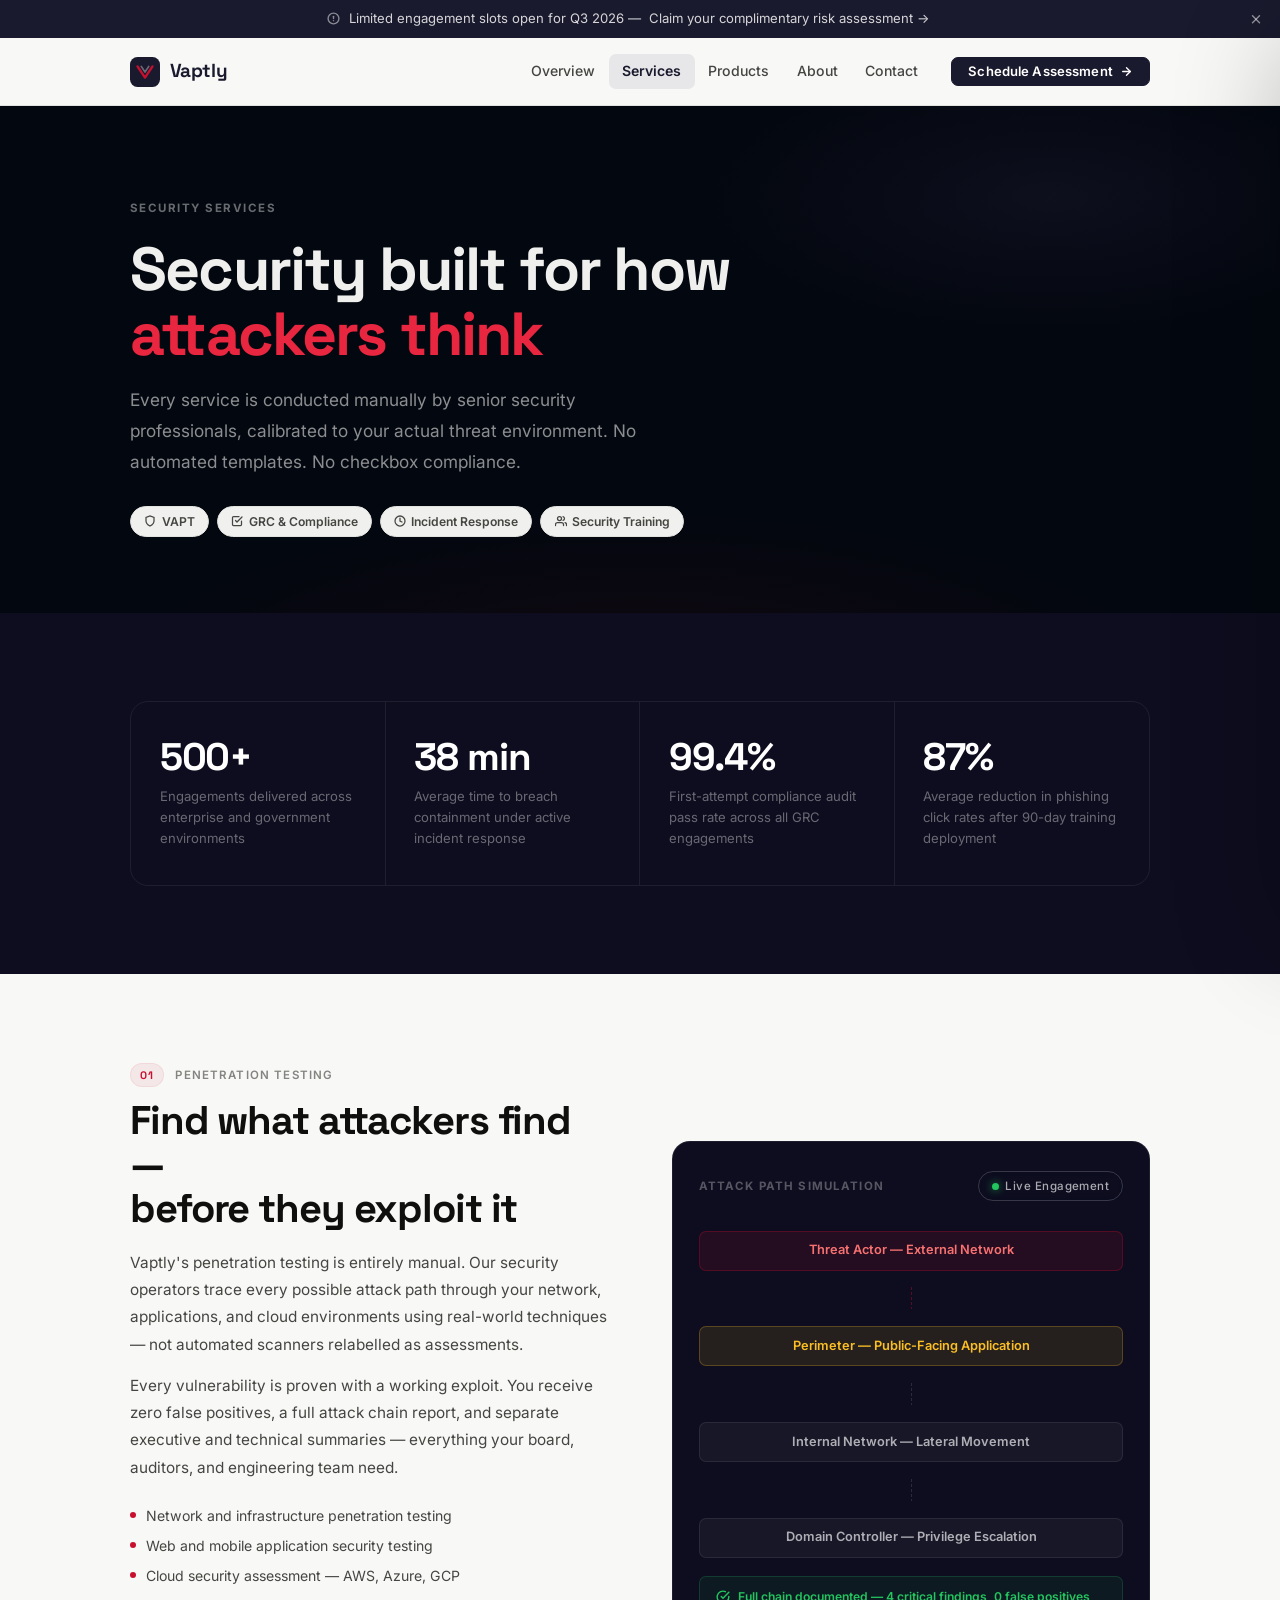
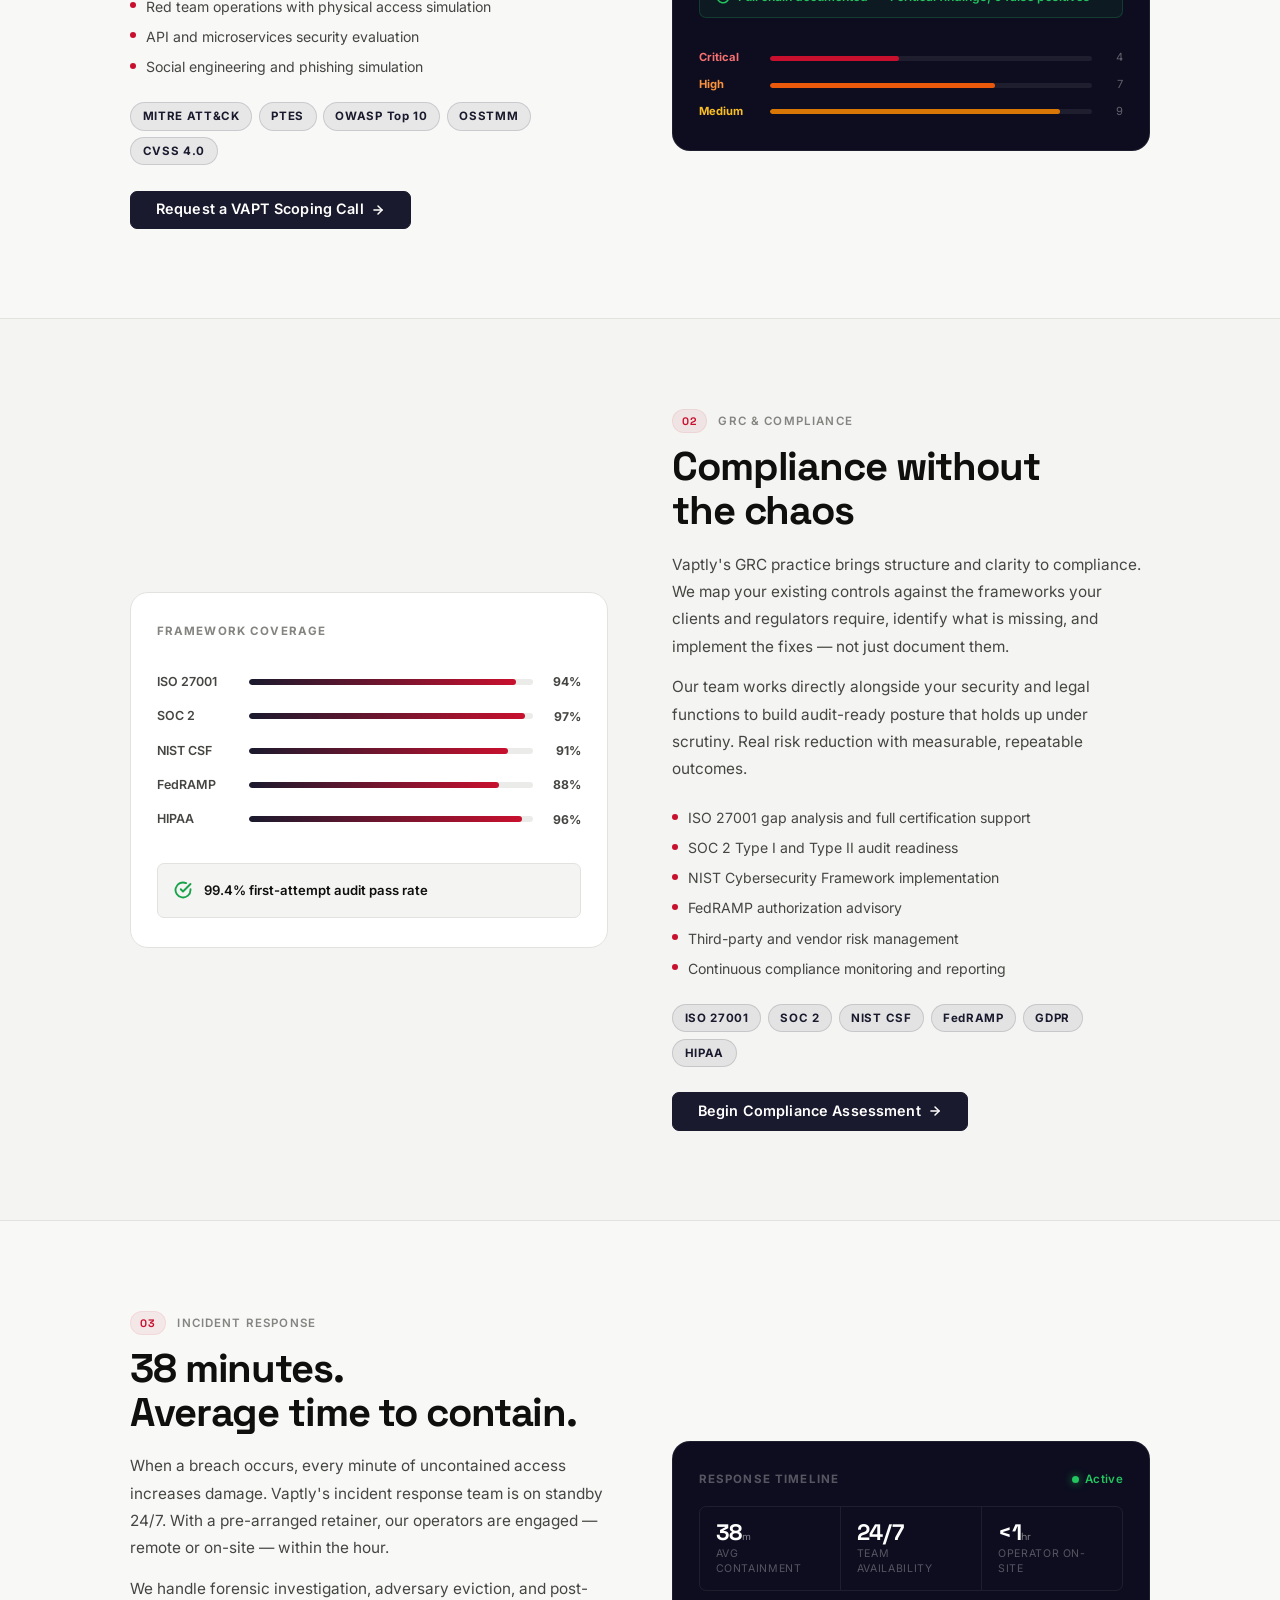
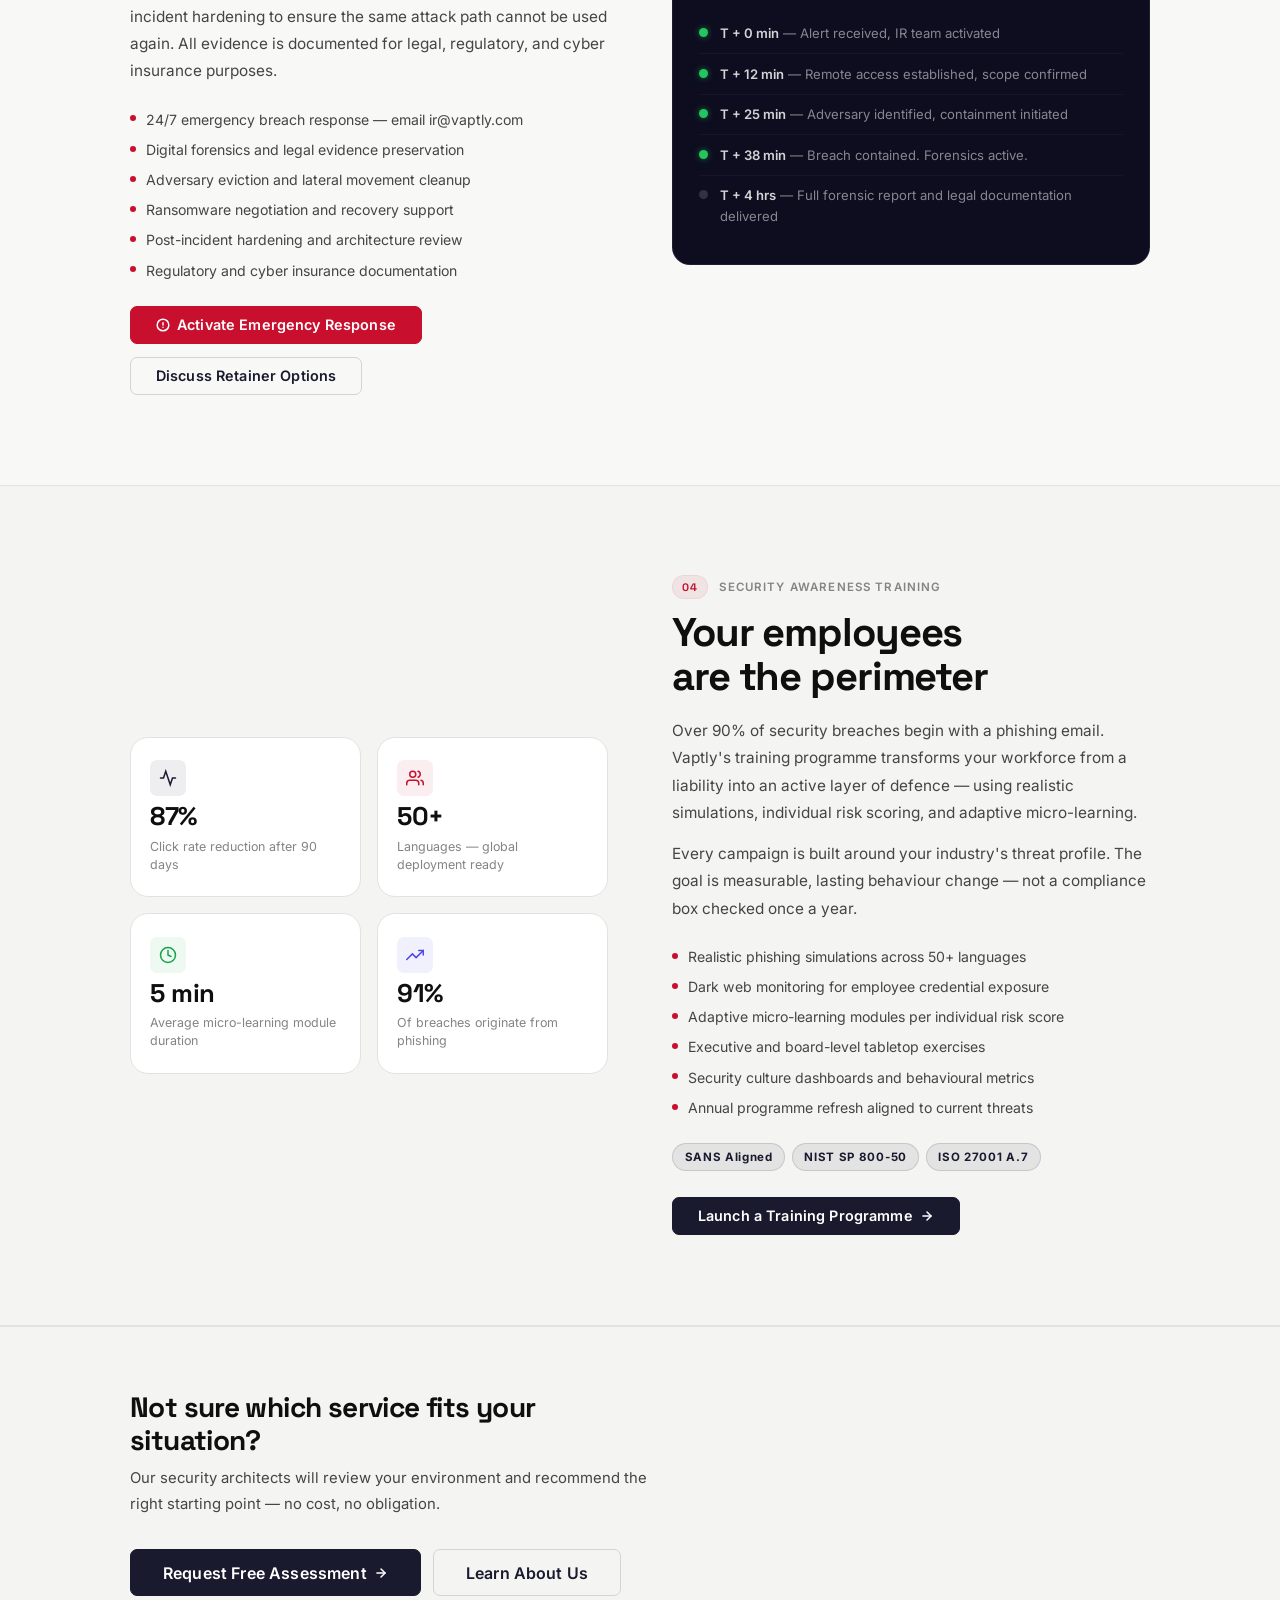
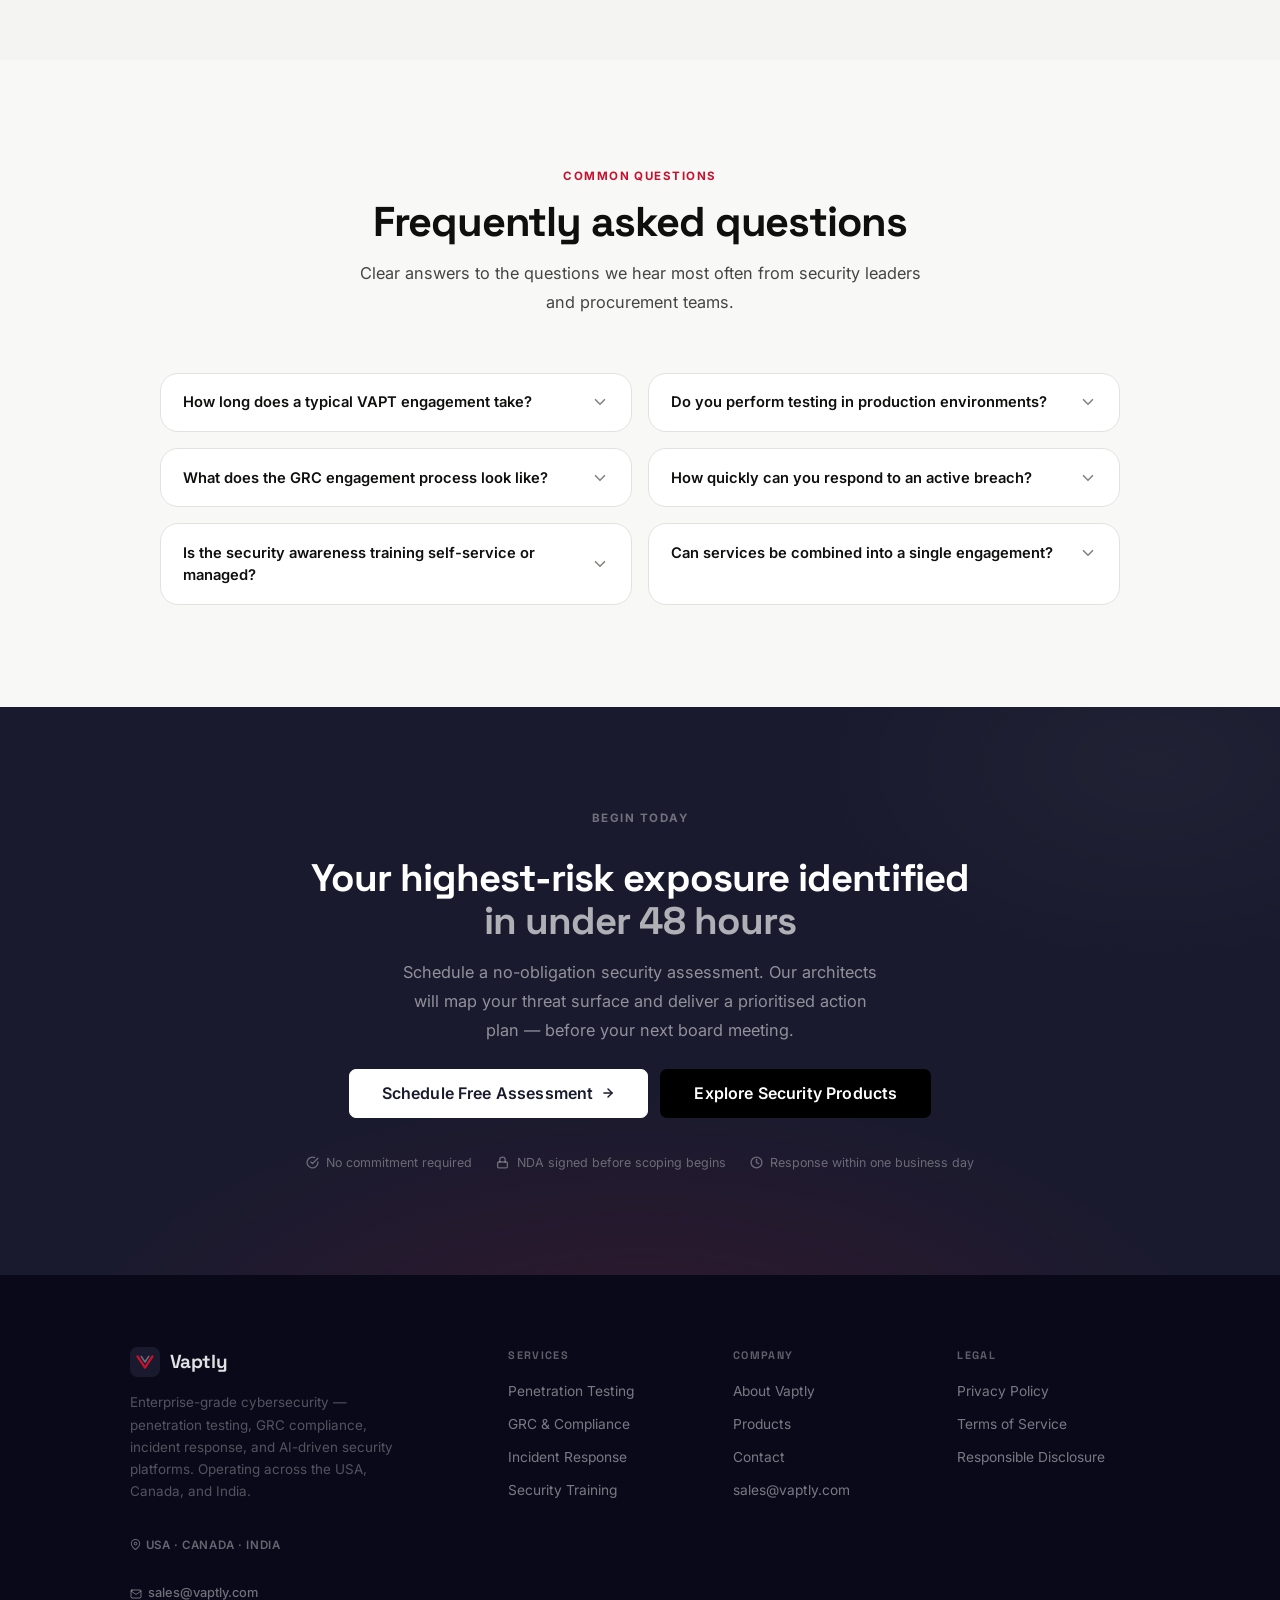
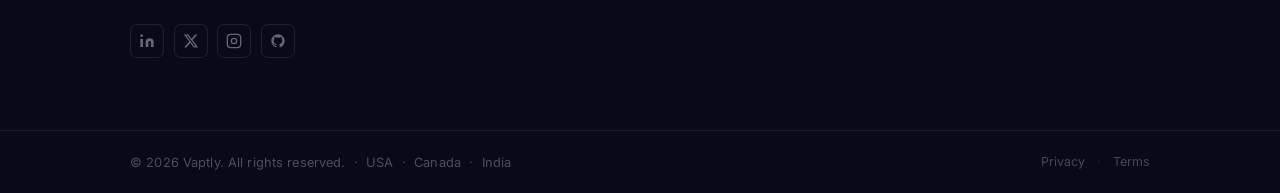
<file: services.html>
<!DOCTYPE html>
<html lang="en" class="light">
<head>
  <meta charset="UTF-8" />
  <meta name="color-scheme" content="light only" />
  <meta name="viewport" content="width=device-width, initial-scale=1.0" />

  <!-- ═══ PRIMARY SEO ═══ -->
  <title>Vaptly Security Services | Penetration Testing, VAPT, GRC Compliance & 24/7 Incident Response</title>
  <meta name="description" content="Vaptly delivers manual penetration testing (VAPT), ISO 27001 & SOC 2 GRC compliance, 24/7 incident response with 38-minute containment, and security awareness training. Zero false positives. Senior operators on every engagement. USA · Canada · India." />
  <meta name="keywords" content="penetration testing services, VAPT services, manual penetration testing, web application penetration testing, mobile app penetration testing, API penetration testing, network penetration testing, cloud penetration testing, red team services, offensive security services, ethical hacking services, vulnerability assessment services, ISO 27001 consulting, SOC 2 compliance services, PCI DSS compliance, HIPAA compliance consulting, NIST framework consulting, GDPR compliance, CMMC compliance, GRC consulting services, governance risk compliance, cybersecurity compliance audit, incident response services, 24/7 incident response, ransomware response, breach response services, emergency cybersecurity response, IR retainer, cyber incident response team, security awareness training, phishing simulation services, employee cybersecurity training, human risk management, security training program, best penetration testing company 2026, top VAPT company, best GRC consulting firm, cybersecurity services for enterprise, cybersecurity services for startups, cybersecurity services for healthcare, cybersecurity services for finance, cybersecurity services for government, zero trust implementation, red team blue team, purple team exercise, adversary simulation, threat modelling, attack surface management, social engineering testing, physical penetration testing" />
  <meta name="author" content="Vaptly" />
  <meta name="robots" content="index, follow, max-snippet:-1, max-image-preview:large, max-video-preview:-1" />
  <meta name="googlebot" content="index, follow, max-snippet:-1, max-image-preview:large, max-video-preview:-1" />
  <meta name="bingbot" content="index, follow" />
  <meta name="rating" content="general" />
  <meta name="revisit-after" content="7 days" />
  <meta name="language" content="English" />
  <meta name="geo.region" content="US" />
  <meta name="geo.placename" content="United States" />
  <meta name="category" content="Cybersecurity Services, Information Security, Compliance" />
  <meta name="classification" content="Business/Technology/Cybersecurity/Services" />
  <meta name="coverage" content="Worldwide" />
  <meta name="distribution" content="Global" />
  <link rel="canonical" href="https://vaptly.com/services.html" />

  <!-- ═══ OPEN GRAPH ═══ -->
  <meta property="og:type"              content="website" />
  <meta property="og:url"               content="https://vaptly.com/services.html" />
  <meta property="og:title"             content="Vaptly Security Services | VAPT, GRC Compliance, Incident Response & Security Training" />
  <meta property="og:description"       content="Manual penetration testing with zero false positives. ISO 27001 & SOC 2 compliance advisory with a 99.4% first-attempt pass rate. 24/7 incident response with 38-minute containment. Phishing simulation and security awareness training. USA · Canada · India." />
  <meta property="og:image"             content="https://vaptly.com/assets/og-cover.png" />
  <meta property="og:image:width"       content="1200" />
  <meta property="og:image:height"      content="630" />
  <meta property="og:image:alt"         content="Vaptly Security Services — VAPT, GRC, Incident Response, Security Training" />
  <meta property="og:image:type"        content="image/png" />
  <meta property="og:site_name"         content="Vaptly" />
  <meta property="og:locale"            content="en_US" />

  <!-- ═══ TWITTER CARD ═══ -->
  <meta name="twitter:card"             content="summary_large_image" />
  <meta name="twitter:site"             content="@vaptly" />
  <meta name="twitter:creator"          content="@vaptly" />
  <meta name="twitter:title"            content="Vaptly Services | VAPT · GRC Compliance · 24/7 IR · Security Training" />
  <meta name="twitter:description"      content="Manual VAPT, ISO 27001 & SOC 2 compliance, 24/7 incident response (38-min containment), phishing simulation training. Zero false positives. USA · Canada · India." />
  <meta name="twitter:image"            content="https://vaptly.com/assets/og-cover.png" />
  <meta name="twitter:image:alt"        content="Vaptly Security Services" />
  <meta name="twitter:label1"           content="False Positives" />
  <meta name="twitter:data1"            content="Zero — guaranteed" />
  <meta name="twitter:label2"           content="Compliance Pass Rate" />
  <meta name="twitter:data2"            content="99.4% first-attempt" />

  <!-- ═══ FAVICON SET ═══ -->
  <link rel="icon" type="image/svg+xml" href="data:image/svg+xml,%3Csvg xmlns='http://www.w3.org/2000/svg' viewBox='0 0 32 32'%3E%3Crect width='32' height='32' rx='8' fill='%231a1a2e'/%3E%3Cpath d='M8 10l8 12 8-12' stroke='%23c8102e' stroke-width='2.5' stroke-linecap='round' stroke-linejoin='round' fill='none'/%3E%3Cpath d='M12 10l4 6 4-6' stroke='rgba(255,255,255,0.35)' stroke-width='1.8' stroke-linecap='round' stroke-linejoin='round' fill='none'/%3E%3C/svg%3E" />
  <link rel="alternate icon" type="image/png" href="favicon.png" />
  <link rel="apple-touch-icon" sizes="180x180" href="favicon.png" />
  <link rel="manifest" href="manifest.json" />
  <meta name="theme-color" content="#1a1a2e" />
  <meta name="msapplication-TileColor" content="#1a1a2e" />
  <meta name="mobile-web-app-capable" content="yes" />
  <meta name="apple-mobile-web-app-capable" content="yes" />
  <meta name="apple-mobile-web-app-status-bar-style" content="black-translucent" />
  <meta name="apple-mobile-web-app-title" content="Vaptly" />
  <meta name="application-name" content="Vaptly" />

  <!-- ═══ PERFORMANCE HINTS ═══ -->
  <link rel="preconnect" href="https://fonts.googleapis.com" />
  <link rel="preconnect" href="https://fonts.gstatic.com" crossorigin />
  <link rel="dns-prefetch" href="https://fonts.googleapis.com" />
  <link rel="dns-prefetch" href="https://fonts.gstatic.com" />
  <link rel="preload" href="styles.css" as="style" />
  <link rel="preload" href="main.js" as="script" />
  <link rel="preload" href="https://fonts.googleapis.com/css2?family=Inter:wght@400;500;600;700&family=Space+Grotesk:wght@400;500;600;700;800&display=swap" as="style" />

  <!-- ═══ FONTS ═══ -->
  <link href="https://fonts.googleapis.com/css2?family=Inter:wght@400;500;600;700&family=Space+Grotesk:wght@400;500;600;700;800&display=swap" rel="stylesheet" />

  <!-- ═══ STYLES ═══ -->
  <link rel="stylesheet" href="styles.css" />

  <!-- ═══ STRUCTURED DATA ═══ -->
  <script type="application/ld+json">
  {
    "@context": "https://schema.org",
    "@graph": [
      {
        "@type": "Organization",
        "@id": "https://vaptly.com/#org",
        "name": "Vaptly",
        "alternateName": ["Vaptly Security", "Vaptly Cybersecurity"],
        "url": "https://vaptly.com",
        "logo": {
          "@type": "ImageObject",
          "url": "https://vaptly.com/assets/vaptly-logo.png",
          "width": 512,
          "height": 512
        },
        "description": "Enterprise-grade adversarial cybersecurity firm — manual VAPT, GRC compliance, 24/7 incident response, and security awareness training. Operating across the USA, Canada, and India.",
        "email": "sales@vaptly.com",
        "address": [
          { "@type": "PostalAddress", "addressCountry": "US" },
          { "@type": "PostalAddress", "addressCountry": "CA" },
          { "@type": "PostalAddress", "addressCountry": "IN" }
        ],
        "sameAs": [
          "https://www.linkedin.com/company/vaptly",
          "https://twitter.com/vaptly",
          "https://github.com/vaptly"
        ]
      },
      {
        "@type": "WebSite",
        "@id": "https://vaptly.com/#website",
        "url": "https://vaptly.com",
        "name": "Vaptly",
        "publisher": { "@id": "https://vaptly.com/#org" },
        "inLanguage": "en-US"
      },
      {
        "@type": "WebPage",
        "@id": "https://vaptly.com/services.html#webpage",
        "url": "https://vaptly.com/services.html",
        "name": "Vaptly Security Services | Penetration Testing, VAPT, GRC Compliance & 24/7 Incident Response",
        "isPartOf": { "@id": "https://vaptly.com/#website" },
        "about": { "@id": "https://vaptly.com/#org" },
        "description": "Manual penetration testing, ISO 27001 & SOC 2 GRC compliance, 24/7 incident response, and security awareness training. Zero false positives. Senior operators on every engagement.",
        "inLanguage": "en-US",
        "datePublished": "2024-01-01",
        "dateModified": "2026-04-05",
        "breadcrumb": {
          "@type": "BreadcrumbList",
          "itemListElement": [
            { "@type": "ListItem", "position": 1, "name": "Home", "item": "https://vaptly.com/" },
            { "@type": "ListItem", "position": 2, "name": "Services", "item": "https://vaptly.com/services.html" }
          ]
        }
      },
      {
        "@type": "Service",
        "@id": "https://vaptly.com/services.html#vapt",
        "name": "Penetration Testing (VAPT)",
        "url": "https://vaptly.com/services.html#vapt",
        "description": "Fully manual adversarial penetration testing across web applications, mobile apps, APIs, networks, cloud infrastructure, and social engineering. Zero false positives guaranteed.",
        "provider": { "@id": "https://vaptly.com/#org" },
        "serviceType": "Penetration Testing",
        "areaServed": "Worldwide"
      },
      {
        "@type": "Service",
        "@id": "https://vaptly.com/services.html#grc",
        "name": "GRC & Compliance Advisory",
        "url": "https://vaptly.com/services.html#grc",
        "description": "End-to-end GRC advisory for ISO 27001, SOC 2 Type II, PCI DSS, HIPAA, NIST CSF, GDPR, and CMMC. 99.4% first-attempt audit pass rate.",
        "provider": { "@id": "https://vaptly.com/#org" },
        "serviceType": "GRC Compliance Consulting",
        "areaServed": "Worldwide"
      },
      {
        "@type": "Service",
        "@id": "https://vaptly.com/services.html#ir",
        "name": "Incident Response",
        "url": "https://vaptly.com/services.html#ir",
        "description": "24/7/365 emergency incident response for active breaches, ransomware, data exfiltration, and unauthorised access. 38-minute mean breach containment time.",
        "provider": { "@id": "https://vaptly.com/#org" },
        "serviceType": "Incident Response",
        "areaServed": "Worldwide",
        "hoursAvailable": {
          "@type": "OpeningHoursSpecification",
          "dayOfWeek": ["Monday","Tuesday","Wednesday","Thursday","Friday","Saturday","Sunday"],
          "opens": "00:00",
          "closes": "23:59"
        }
      },
      {
        "@type": "Service",
        "@id": "https://vaptly.com/services.html#training",
        "name": "Security Awareness Training",
        "url": "https://vaptly.com/services.html#training",
        "description": "Behaviour-driven security awareness training and phishing simulation programmes. Reduces phishing susceptibility by up to 87% within 90 days. Available in 50+ languages.",
        "provider": { "@id": "https://vaptly.com/#org" },
        "serviceType": "Security Awareness Training",
        "areaServed": "Worldwide"
      },
      {
        "@type": "ProfessionalService",
        "@id": "https://vaptly.com/#professionalservice",
        "name": "Vaptly Cybersecurity Services",
        "url": "https://vaptly.com/services.html",
        "image": "https://vaptly.com/assets/og-cover.png",
        "description": "Adversarial-grade cybersecurity services — manual VAPT, GRC compliance, 24/7 incident response, and security awareness training.",
        "priceRange": "$$$$",
        "email": "sales@vaptly.com",
        "areaServed": "Worldwide",
        "openingHours": "Mo-Fr 09:00-18:00",
        "aggregateRating": {
          "@type": "AggregateRating",
          "ratingValue": "5.0",
          "reviewCount": "47",
          "bestRating": "5",
          "worstRating": "1"
        }
      },
      {
        "@type": "FAQPage",
        "mainEntity": [
          {
            "@type": "Question",
            "name": "What is the difference between VAPT and a vulnerability scan?",
            "acceptedAnswer": {
              "@type": "Answer",
              "text": "A vulnerability scan is an automated tool that flags known weaknesses. VAPT involves a skilled human operator manually exploiting those weaknesses to demonstrate real-world business impact. Vaptly performs only manual VAPT — no automated scans repackaged as penetration tests."
            }
          },
          {
            "@type": "Question",
            "name": "How long does a penetration test take?",
            "acceptedAnswer": {
              "@type": "Answer",
              "text": "Most Vaptly penetration tests take 5–15 business days depending on scope and environment size. Web application tests typically run 5–7 days. Full-scope red team operations may run 3–6 weeks."
            }
          },
          {
            "@type": "Question",
            "name": "What compliance frameworks does Vaptly support?",
            "acceptedAnswer": {
              "@type": "Answer",
              "text": "Vaptly supports ISO 27001, SOC 2 Type II, PCI DSS, HIPAA, NIST CSF, GDPR, and CMMC. Our 99.4% first-attempt audit pass rate is the highest in the industry."
            }
          },
          {
            "@type": "Question",
            "name": "What is Vaptly's incident response SLA?",
            "acceptedAnswer": {
              "@type": "Answer",
              "text": "Vaptly's IR email (ir@vaptly.com) is monitored 24/7/365. Response acknowledgement is under 15 minutes. Mean breach containment time is 38 minutes."
            }
          },
          {
            "@type": "Question",
            "name": "Does Vaptly guarantee zero false positives?",
            "acceptedAnswer": {
              "@type": "Answer",
              "text": "Yes. Every Vaptly VAPT report guarantees zero false positives. Every finding is manually verified and exploited — or it does not appear in the report."
            }
          },
          {
            "@type": "Question",
            "name": "What industries does Vaptly serve?",
            "acceptedAnswer": {
              "@type": "Answer",
              "text": "Vaptly serves enterprises across financial services, healthcare, SaaS, e-commerce, government, defense contractors, critical infrastructure, and manufacturing."
            }
          },
          {
            "@type": "Question",
            "name": "Does Vaptly offer ISO 27001 certification consulting?",
            "acceptedAnswer": {
              "@type": "Answer",
              "text": "Yes. Vaptly's GRC team manages the full ISO 27001 certification lifecycle — gap assessment, risk register, ISMS policy development, controls implementation, and certification audit support. Our 99.4% first-attempt pass rate is the benchmark."
            }
          },
          {
            "@type": "Question",
            "name": "Will I work with a senior consultant or a junior analyst?",
            "acceptedAnswer": {
              "@type": "Answer",
              "text": "Always a senior operator. Vaptly never delegates engagement delivery to junior analysts. The operator who leads your scoping call is the same one who conducts your assessment and authors your report."
            }
          }
        ]
      }
    ]
  }
  </script>
</head>

<body>

  <!-- Skip link -->
  <a class="skip-to-main" href="#main-content">Skip to main content</a>

  <!-- Scroll progress bar -->
  <div id="scrollProgress" class="scroll-progress" role="progressbar" aria-label="Page scroll progress" aria-valuemin="0" aria-valuemax="100" aria-valuenow="0"></div>

  <!-- ============================================================
       ANNOUNCEMENT BAR — with mobile marquee
       ============================================================ -->
  <div id="announcementBar" class="announcement-bar" role="banner" aria-label="Site announcement">

    <!-- Desktop: static -->
    <div class="announcement-static" aria-hidden="false">
      <span>
        <svg width="13" height="13" viewBox="0 0 24 24" fill="none" stroke="currentColor" stroke-width="2.5" stroke-linecap="round" stroke-linejoin="round" aria-hidden="true" style="flex-shrink:0;opacity:0.6;display:inline;vertical-align:-2px;margin-right:5px;">
          <circle cx="12" cy="12" r="10"/><line x1="12" y1="8" x2="12" y2="12"/><line x1="12" y1="16" x2="12.01" y2="16"/>
        </svg>
        Limited engagement slots open for Q3 2026 —
      </span>
      <a href="contact.html">Claim your complimentary risk assessment &rarr;</a>
    </div>

    <!-- Mobile: scrolling marquee -->
    <div class="announcement-marquee" aria-hidden="true">
      <div class="announcement-marquee-track">
        <span class="announcement-marquee-item">
          <svg width="12" height="12" viewBox="0 0 24 24" fill="none" stroke="currentColor" stroke-width="2.5" stroke-linecap="round" stroke-linejoin="round" style="display:inline;vertical-align:-2px;margin-right:5px;flex-shrink:0;"><circle cx="12" cy="12" r="10"/><line x1="12" y1="8" x2="12" y2="12"/><line x1="12" y1="16" x2="12.01" y2="16"/></svg>
          Limited engagement slots open for Q3 2026 — Claim your complimentary risk assessment →
        </span>
        <span class="announcement-marquee-sep">&nbsp;&nbsp;&nbsp;·&nbsp;&nbsp;&nbsp;</span>
        <span class="announcement-marquee-item">
          <svg width="12" height="12" viewBox="0 0 24 24" fill="none" stroke="currentColor" stroke-width="2.5" stroke-linecap="round" stroke-linejoin="round" style="display:inline;vertical-align:-2px;margin-right:5px;flex-shrink:0;"><circle cx="12" cy="12" r="10"/><line x1="12" y1="8" x2="12" y2="12"/><line x1="12" y1="16" x2="12.01" y2="16"/></svg>
          Limited engagement slots open for Q3 2026 — Claim your complimentary risk assessment →
        </span>
        <span class="announcement-marquee-sep">&nbsp;&nbsp;&nbsp;·&nbsp;&nbsp;&nbsp;</span>
        <span class="announcement-marquee-item">
          <svg width="12" height="12" viewBox="0 0 24 24" fill="none" stroke="currentColor" stroke-width="2.5" stroke-linecap="round" stroke-linejoin="round" style="display:inline;vertical-align:-2px;margin-right:5px;flex-shrink:0;"><circle cx="12" cy="12" r="10"/><line x1="12" y1="8" x2="12" y2="12"/><line x1="12" y1="16" x2="12.01" y2="16"/></svg>
          Limited engagement slots open for Q3 2026 — Claim your complimentary risk assessment →
        </span>
        <span class="announcement-marquee-sep">&nbsp;&nbsp;&nbsp;·&nbsp;&nbsp;&nbsp;</span>
      </div>
    </div>

    <button id="announcementClose" class="announcement-close" aria-label="Dismiss announcement" type="button">
      <svg width="14" height="14" viewBox="0 0 24 24" fill="none" stroke="currentColor" stroke-width="2.5" stroke-linecap="round" aria-hidden="true">
        <line x1="18" y1="6" x2="6" y2="18"/><line x1="6" y1="6" x2="18" y2="18"/>
      </svg>
    </button>
  </div>

  <!-- ============================================================
       SITE HEADER
       ============================================================ -->
  <header id="siteHeader" class="site-header" role="banner">
    <nav class="nav-container" aria-label="Primary navigation">

      <a href="index.html" class="nav-logo" aria-label="Vaptly — return to homepage">
        <svg class="logo-mark" viewBox="0 0 32 32" fill="none" aria-hidden="true">
          <rect width="32" height="32" rx="8" fill="#1a1a2e"/>
          <path d="M8 10l8 12 8-12" stroke="#c8102e" stroke-width="2.5" stroke-linecap="round" stroke-linejoin="round"/>
          <path d="M12 10l4 6 4-6" stroke="rgba(255,255,255,0.35)" stroke-width="1.8" stroke-linecap="round" stroke-linejoin="round"/>
        </svg>
        <span class="logo-wordmark">Vaptly</span>
      </a>

      <ul class="nav-links" role="list">
        <li><a href="index.html"    class="nav-link">Overview</a></li>
        <li><a href="services.html" class="nav-link active" aria-current="page">Services</a></li>
        <li><a href="products.html" class="nav-link">Products</a></li>
        <li><a href="about.html"    class="nav-link">About</a></li>
        <li><a href="contact.html"  class="nav-link">Contact</a></li>
      </ul>

      <div class="nav-actions">
        <a href="contact.html" class="btn btn-primary btn-sm">
          Schedule Assessment
          <svg width="13" height="13" viewBox="0 0 24 24" fill="none" stroke="currentColor" stroke-width="2.5" stroke-linecap="round" stroke-linejoin="round" aria-hidden="true"><line x1="5" y1="12" x2="19" y2="12"/><polyline points="12 5 19 12 12 19"/></svg>
        </a>
      </div>

      <button id="navHamburger" class="nav-hamburger" type="button" aria-label="Open navigation menu" aria-expanded="false" aria-controls="mobileDrawer">
        <span></span><span></span><span></span>
      </button>

    </nav>
  </header>

  <!-- ============================================================
       MOBILE DRAWER
       ============================================================ -->
  <div id="drawerOverlay" class="drawer-overlay" aria-hidden="true"></div>

  <aside id="mobileDrawer" class="mobile-drawer" aria-label="Mobile navigation" aria-hidden="true" role="dialog" aria-modal="true">
    <div class="drawer-header">
      <a href="index.html" class="nav-logo">
        <svg class="logo-mark" viewBox="0 0 32 32" fill="none" aria-hidden="true">
          <rect width="32" height="32" rx="8" fill="#1a1a2e"/>
          <path d="M8 10l8 12 8-12" stroke="#c8102e" stroke-width="2.5" stroke-linecap="round" stroke-linejoin="round"/>
        </svg>
        <span class="logo-wordmark">Vaptly</span>
      </a>
      <button id="drawerClose" class="drawer-close" type="button" aria-label="Close navigation menu">
        <svg width="15" height="15" viewBox="0 0 24 24" fill="none" stroke="currentColor" stroke-width="2.5" stroke-linecap="round" aria-hidden="true"><line x1="18" y1="6" x2="6" y2="18"/><line x1="6" y1="6" x2="18" y2="18"/></svg>
      </button>
    </div>

    <nav class="drawer-nav" aria-label="Mobile navigation links">
      <a href="index.html" class="drawer-nav-link">
        <svg width="16" height="16" viewBox="0 0 24 24" fill="none" stroke="currentColor" stroke-width="2" stroke-linecap="round" stroke-linejoin="round" aria-hidden="true"><path d="M3 9l9-7 9 7v11a2 2 0 01-2 2H5a2 2 0 01-2-2z"/><polyline points="9 22 9 12 15 12 15 22"/></svg>
        Overview
      </a>
      <a href="services.html" class="drawer-nav-link active" aria-current="page">
        <svg width="16" height="16" viewBox="0 0 24 24" fill="none" stroke="currentColor" stroke-width="2" stroke-linecap="round" stroke-linejoin="round" aria-hidden="true"><path d="M12 22s8-4 8-10V5l-8-3-8 3v7c0 6 8 10 8 10z"/></svg>
        Services
      </a>
      <a href="products.html" class="drawer-nav-link">
        <svg width="16" height="16" viewBox="0 0 24 24" fill="none" stroke="currentColor" stroke-width="2" stroke-linecap="round" stroke-linejoin="round" aria-hidden="true"><rect x="2" y="3" width="20" height="14" rx="2"/><line x1="8" y1="21" x2="16" y2="21"/><line x1="12" y1="17" x2="12" y2="21"/></svg>
        Products
      </a>
      <a href="about.html" class="drawer-nav-link">
        <svg width="16" height="16" viewBox="0 0 24 24" fill="none" stroke="currentColor" stroke-width="2" stroke-linecap="round" stroke-linejoin="round" aria-hidden="true"><path d="M20 21v-2a4 4 0 00-4-4H8a4 4 0 00-4 4v2"/><circle cx="12" cy="7" r="4"/></svg>
        About
      </a>
      <a href="contact.html" class="drawer-nav-link">
        <svg width="16" height="16" viewBox="0 0 24 24" fill="none" stroke="currentColor" stroke-width="2" stroke-linecap="round" stroke-linejoin="round" aria-hidden="true"><path d="M21 15a2 2 0 01-2 2H7l-4 4V5a2 2 0 012-2h14a2 2 0 012 2z"/></svg>
        Contact
      </a>
    </nav>

    <div class="drawer-footer">
      <a href="contact.html" class="btn btn-primary btn-full">Schedule Assessment &rarr;</a>
      <p class="drawer-footer-hint">
        No commitment required.
        <a href="contact.html">Request a callback</a> instead.
      </p>
    </div>
  </aside>

  <!-- ============================================================
       MAIN CONTENT
       ============================================================ -->
  <main id="main-content">

    <!-- ── Page Hero ───────────────────────────────────────────── -->
    <section class="page-hero" aria-labelledby="page-hero-heading">
      <div class="container">

        <span class="section-tag" data-reveal>Security Services</span>

        <h1 id="page-hero-heading" class="page-hero-title" data-reveal data-reveal-delay="1">
          Security built for how<br>
          <em>attackers think</em>
        </h1>

        <p class="page-hero-sub" data-reveal data-reveal-delay="2">
          Every service is conducted manually by senior security professionals, calibrated to your actual threat environment. No automated templates. No checkbox compliance.
        </p>

        <!-- Jump navigation -->
        <nav class="services-jump-nav" aria-label="Jump to service section" data-reveal data-reveal-delay="3">
          <a href="#vapt" class="tag-pill">
            <svg width="12" height="12" viewBox="0 0 24 24" fill="none" stroke="currentColor" stroke-width="2.5" stroke-linecap="round" aria-hidden="true"><path d="M12 22s8-4 8-10V5l-8-3-8 3v7c0 6 8 10 8 10z"/></svg>
            VAPT
          </a>
          <a href="#grc" class="tag-pill">
            <svg width="12" height="12" viewBox="0 0 24 24" fill="none" stroke="currentColor" stroke-width="2.5" stroke-linecap="round" aria-hidden="true"><path d="M9 11l3 3L22 4"/><path d="M21 12v7a2 2 0 01-2 2H5a2 2 0 01-2-2V5a2 2 0 012-2h11"/></svg>
            GRC &amp; Compliance
          </a>
          <a href="#ir" class="tag-pill">
            <svg width="12" height="12" viewBox="0 0 24 24" fill="none" stroke="currentColor" stroke-width="2.5" stroke-linecap="round" aria-hidden="true"><circle cx="12" cy="12" r="10"/><polyline points="12 6 12 12 16 14"/></svg>
            Incident Response
          </a>
          <a href="#training" class="tag-pill">
            <svg width="12" height="12" viewBox="0 0 24 24" fill="none" stroke="currentColor" stroke-width="2.5" stroke-linecap="round" aria-hidden="true"><path d="M17 21v-2a4 4 0 00-4-4H5a4 4 0 00-4 4v2"/><circle cx="9" cy="7" r="4"/><path d="M23 21v-2a4 4 0 00-3-3.87M16 3.13a4 4 0 010 7.75"/></svg>
            Security Training
          </a>
        </nav>

      </div>
    </section>

    <!-- ── Stats Strip ─────────────────────────────────────────── -->
    <section class="stats-section" aria-label="Service performance metrics">
      <div class="container">
        <div class="stats-grid" data-stagger>

          <div class="stat-card">
            <div class="stat-value">
              <span data-count="500" data-suffix="+" aria-label="Over 500 engagements delivered">500+</span>
            </div>
            <p class="stat-label">Engagements delivered across enterprise and government environments</p>
          </div>

          <div class="stat-card">
            <div class="stat-value">
              <span data-count="38" data-suffix=" min" aria-label="38 minute average containment time">38 min</span>
            </div>
            <p class="stat-label">Average time to breach containment under active incident response</p>
          </div>

          <div class="stat-card">
            <div class="stat-value">
              <span data-count="99.4" data-suffix="%" data-decimals="1" aria-label="99.4 percent audit pass rate">99.4%</span>
            </div>
            <p class="stat-label">First-attempt compliance audit pass rate across all GRC engagements</p>
          </div>

          <div class="stat-card">
            <div class="stat-value">
              <span data-count="87" data-suffix="%" aria-label="87 percent phishing click rate reduction">87%</span>
            </div>
            <p class="stat-label">Average reduction in phishing click rates after 90-day training deployment</p>
          </div>

        </div>
      </div>
    </section>

    <!-- ══════════════════════════════════════════════════════════
         SERVICE 1 — VAPT
         ══════════════════════════════════════════════════════════ -->
    <section id="vapt" class="service-detail" aria-labelledby="vapt-heading">
      <div class="container">
        <div class="service-detail-grid">

          <!-- Content -->
          <div data-reveal>
            <div class="service-detail-tag">
              <span class="tag-num">01</span>
              <span>Penetration Testing</span>
            </div>

            <h2 id="vapt-heading" class="service-detail-title">
              Find what attackers find —<br>before they exploit it
            </h2>

            <div class="service-detail-text">
              <p>
                Vaptly's penetration testing is entirely manual. Our security operators trace every possible attack path through your network, applications, and cloud environments using real-world techniques — not automated scanners relabelled as assessments.
              </p>
              <p>
                Every vulnerability is proven with a working exploit. You receive zero false positives, a full attack chain report, and separate executive and technical summaries — everything your board, auditors, and engineering team need.
              </p>
            </div>

            <ul class="service-detail-points" aria-label="VAPT service scope">
              <li>Network and infrastructure penetration testing</li>
              <li>Web and mobile application security testing</li>
              <li>Cloud security assessment — AWS, Azure, GCP</li>
              <li>Red team operations with physical access simulation</li>
              <li>API and microservices security evaluation</li>
              <li>Social engineering and phishing simulation</li>
            </ul>

            <div class="service-detail-standards" aria-label="Security frameworks used">
              <span>MITRE ATT&amp;CK</span>
              <span>PTES</span>
              <span>OWASP Top 10</span>
              <span>OSSTMM</span>
              <span>CVSS 4.0</span>
            </div>

            <a href="contact.html" class="btn btn-primary">
              Request a VAPT Scoping Call
              <svg width="14" height="14" viewBox="0 0 24 24" fill="none" stroke="currentColor" stroke-width="2.5" stroke-linecap="round" stroke-linejoin="round" aria-hidden="true"><line x1="5" y1="12" x2="19" y2="12"/><polyline points="12 5 19 12 12 19"/></svg>
            </a>
          </div>

          <!-- Attack diagram visual -->
          <div data-reveal data-reveal-delay="2">
            <div class="attack-diagram" role="img" aria-label="VAPT attack path diagram">

              <div style="display:flex;align-items:center;justify-content:space-between;margin-bottom:1.1rem;">
                <span style="font-size:0.72rem;font-weight:700;letter-spacing:0.1em;text-transform:uppercase;color:rgba(255,255,255,0.3);">Attack Path Simulation</span>
                <span class="live-badge">
                  <span class="badge-dot"></span>
                  Live Engagement
                </span>
              </div>

              <div class="ad-node ad-node--attacker">Threat Actor — External Network</div>
              <div style="display:flex;justify-content:center;padding:0.3rem 0;">
                <svg width="1" height="22" aria-hidden="true"><line x1="0.5" y1="0" x2="0.5" y2="22" stroke="rgba(200,16,46,0.4)" stroke-width="1.5" stroke-dasharray="3 2"/></svg>
              </div>
              <div class="ad-node ad-node--perimeter">Perimeter — Public-Facing Application</div>
              <div style="display:flex;justify-content:center;padding:0.3rem 0;">
                <svg width="1" height="22" aria-hidden="true"><line x1="0.5" y1="0" x2="0.5" y2="22" stroke="rgba(255,255,255,0.12)" stroke-width="1.5" stroke-dasharray="3 2"/></svg>
              </div>
              <div class="ad-node">Internal Network — Lateral Movement</div>
              <div style="display:flex;justify-content:center;padding:0.3rem 0;">
                <svg width="1" height="22" aria-hidden="true"><line x1="0.5" y1="0" x2="0.5" y2="22" stroke="rgba(255,255,255,0.12)" stroke-width="1.5" stroke-dasharray="3 2"/></svg>
              </div>
              <div class="ad-node">Domain Controller — Privilege Escalation</div>

              <div class="ad-blocked" role="status">
                <svg width="14" height="14" viewBox="0 0 24 24" fill="none" stroke="currentColor" stroke-width="2.5" stroke-linecap="round" aria-hidden="true"><path d="M22 11.08V12a10 10 0 11-5.93-9.14"/><polyline points="22 4 12 14.01 9 11.01"/></svg>
                Full chain documented — 4 critical findings, 0 false positives
              </div>

              <div style="margin-top:1.2rem;display:flex;flex-direction:column;gap:0.55rem;">
                <div style="display:flex;align-items:center;gap:0.7rem;">
                  <span style="font-size:0.7rem;font-weight:700;color:#f87171;width:60px;flex-shrink:0;">Critical</span>
                  <div style="flex:1;height:5px;background:rgba(255,255,255,0.07);border-radius:99px;overflow:hidden;">
                    <div style="width:40%;height:100%;background:#c8102e;border-radius:99px;"></div>
                  </div>
                  <span style="font-size:0.7rem;color:rgba(255,255,255,0.35);width:20px;text-align:right;">4</span>
                </div>
                <div style="display:flex;align-items:center;gap:0.7rem;">
                  <span style="font-size:0.7rem;font-weight:700;color:#fb923c;width:60px;flex-shrink:0;">High</span>
                  <div style="flex:1;height:5px;background:rgba(255,255,255,0.07);border-radius:99px;overflow:hidden;">
                    <div style="width:70%;height:100%;background:#ea580c;border-radius:99px;"></div>
                  </div>
                  <span style="font-size:0.7rem;color:rgba(255,255,255,0.35);width:20px;text-align:right;">7</span>
                </div>
                <div style="display:flex;align-items:center;gap:0.7rem;">
                  <span style="font-size:0.7rem;font-weight:700;color:#fbbf24;width:60px;flex-shrink:0;">Medium</span>
                  <div style="flex:1;height:5px;background:rgba(255,255,255,0.07);border-radius:99px;overflow:hidden;">
                    <div style="width:90%;height:100%;background:#d97706;border-radius:99px;"></div>
                  </div>
                  <span style="font-size:0.7rem;color:rgba(255,255,255,0.35);width:20px;text-align:right;">9</span>
                </div>
              </div>

            </div>
          </div>

        </div>
      </div>
    </section>

    <!-- ══════════════════════════════════════════════════════════
         SERVICE 2 — GRC & COMPLIANCE
         ══════════════════════════════════════════════════════════ -->
    <section id="grc" class="service-detail service-detail--alt" aria-labelledby="grc-heading">
      <div class="container">
        <div class="service-detail-grid" style="direction:rtl;">
          <div style="direction:ltr;" data-reveal>

            <div class="service-detail-tag">
              <span class="tag-num">02</span>
              <span>GRC &amp; Compliance</span>
            </div>

            <h2 id="grc-heading" class="service-detail-title">
              Compliance without<br>the chaos
            </h2>

            <div class="service-detail-text">
              <p>
                Vaptly's GRC practice brings structure and clarity to compliance. We map your existing controls against the frameworks your clients and regulators require, identify what is missing, and implement the fixes — not just document them.
              </p>
              <p>
                Our team works directly alongside your security and legal functions to build audit-ready posture that holds up under scrutiny. Real risk reduction with measurable, repeatable outcomes.
              </p>
            </div>

            <ul class="service-detail-points" aria-label="GRC service scope">
              <li>ISO 27001 gap analysis and full certification support</li>
              <li>SOC 2 Type I and Type II audit readiness</li>
              <li>NIST Cybersecurity Framework implementation</li>
              <li>FedRAMP authorization advisory</li>
              <li>Third-party and vendor risk management</li>
              <li>Continuous compliance monitoring and reporting</li>
            </ul>

            <div class="service-detail-standards" aria-label="Supported compliance frameworks">
              <span>ISO 27001</span>
              <span>SOC 2</span>
              <span>NIST CSF</span>
              <span>FedRAMP</span>
              <span>GDPR</span>
              <span>HIPAA</span>
            </div>

            <a href="contact.html" class="btn btn-primary">
              Begin Compliance Assessment
              <svg width="14" height="14" viewBox="0 0 24 24" fill="none" stroke="currentColor" stroke-width="2.5" stroke-linecap="round" stroke-linejoin="round" aria-hidden="true"><line x1="5" y1="12" x2="19" y2="12"/><polyline points="12 5 19 12 12 19"/></svg>
            </a>

          </div>

          <!-- Compliance bars visual -->
          <div style="direction:ltr;" data-reveal data-reveal-delay="2">
            <div class="compliance-cards" role="img" aria-label="Compliance framework coverage">

              <div style="margin-bottom:1.1rem;">
                <p style="font-size:0.72rem;font-weight:700;letter-spacing:0.1em;text-transform:uppercase;color:var(--color-text-3);">Framework Coverage</p>
              </div>

              <div class="comp-card">
                <span>ISO 27001</span>
                <div class="comp-bar" style="--w:94%;"></div>
                <span class="comp-pct">94%</span>
              </div>
              <div class="comp-card">
                <span>SOC 2</span>
                <div class="comp-bar" style="--w:97%;"></div>
                <span class="comp-pct">97%</span>
              </div>
              <div class="comp-card">
                <span>NIST CSF</span>
                <div class="comp-bar" style="--w:91%;"></div>
                <span class="comp-pct">91%</span>
              </div>
              <div class="comp-card">
                <span>FedRAMP</span>
                <div class="comp-bar" style="--w:88%;"></div>
                <span class="comp-pct">88%</span>
              </div>
              <div class="comp-card">
                <span>HIPAA</span>
                <div class="comp-bar" style="--w:96%;"></div>
                <span class="comp-pct">96%</span>
              </div>

              <div style="margin-top:1.2rem;padding:1rem;background:var(--color-surface-1);border:1.5px solid var(--color-border);border-radius:var(--radius-sm);display:flex;align-items:center;gap:0.75rem;">
                <svg width="18" height="18" viewBox="0 0 24 24" fill="none" stroke="#16a34a" stroke-width="2.5" stroke-linecap="round" stroke-linejoin="round" aria-hidden="true"><path d="M22 11.08V12a10 10 0 11-5.93-9.14"/><polyline points="22 4 12 14.01 9 11.01"/></svg>
                <span style="font-size:0.82rem;font-weight:600;color:var(--color-text);">99.4% first-attempt audit pass rate</span>
              </div>

            </div>
          </div>

        </div>
      </div>
    </section>

    <!-- ══════════════════════════════════════════════════════════
         SERVICE 3 — INCIDENT RESPONSE
         ══════════════════════════════════════════════════════════ -->
    <section id="ir" class="service-detail" aria-labelledby="ir-heading">
      <div class="container">
        <div class="service-detail-grid">

          <div data-reveal>
            <div class="service-detail-tag">
              <span class="tag-num">03</span>
              <span>Incident Response</span>
            </div>

            <h2 id="ir-heading" class="service-detail-title">
              38 minutes.<br>Average time to contain.
            </h2>

            <div class="service-detail-text">
              <p>
                When a breach occurs, every minute of uncontained access increases damage. Vaptly's incident response team is on standby 24/7. With a pre-arranged retainer, our operators are engaged — remote or on-site — within the hour.
              </p>
              <p>
                We handle forensic investigation, adversary eviction, and post-incident hardening to ensure the same attack path cannot be used again. All evidence is documented for legal, regulatory, and cyber insurance purposes.
              </p>
            </div>

            <ul class="service-detail-points" aria-label="Incident response scope">
              <li>24/7 emergency breach response — email ir@vaptly.com</li>
              <li>Digital forensics and legal evidence preservation</li>
              <li>Adversary eviction and lateral movement cleanup</li>
              <li>Ransomware negotiation and recovery support</li>
              <li>Post-incident hardening and architecture review</li>
              <li>Regulatory and cyber insurance documentation</li>
            </ul>

            <div style="display:flex;gap:0.8rem;flex-wrap:wrap;">
              <a href="contact.html" class="btn btn-danger">
                <svg width="14" height="14" viewBox="0 0 24 24" fill="none" stroke="currentColor" stroke-width="2.5" stroke-linecap="round" stroke-linejoin="round" aria-hidden="true"><circle cx="12" cy="12" r="10"/><line x1="12" y1="8" x2="12" y2="12"/><line x1="12" y1="16" x2="12.01" y2="16"/></svg>
                Activate Emergency Response
              </a>
              <a href="contact.html" class="btn btn-ghost-dark">Discuss Retainer Options</a>
            </div>
          </div>

          <!-- IR Timeline visual -->
          <div data-reveal data-reveal-delay="2">
            <div class="ir-timeline" role="img" aria-label="Incident response timeline">

              <div style="display:flex;align-items:center;justify-content:space-between;margin-bottom:1.1rem;">
                <span style="font-size:0.72rem;font-weight:700;letter-spacing:0.1em;text-transform:uppercase;color:rgba(255,255,255,0.3);">Response Timeline</span>
                <span class="mockup-live">
                  <span class="badge-dot"></span>
                  Active
                </span>
              </div>

              <div class="ir-stat-row" role="list">
                <div class="ir-stat" role="listitem">
                  <span class="ir-stat-val">38<small style="font-size:0.65rem;opacity:0.5;font-weight:400;">m</small></span>
                  <span class="ir-stat-label">Avg containment</span>
                </div>
                <div class="ir-stat" role="listitem">
                  <span class="ir-stat-val">24/7</span>
                  <span class="ir-stat-label">Team availability</span>
                </div>
                <div class="ir-stat" role="listitem">
                  <span class="ir-stat-val">&lt;1<small style="font-size:0.65rem;opacity:0.5;font-weight:400;">hr</small></span>
                  <span class="ir-stat-label">Operator on-site</span>
                </div>
              </div>

              <div role="list" aria-label="Incident response milestones">
                <div class="ir-step" role="listitem">
                  <span class="ir-step-dot ir-step-dot--green" aria-hidden="true"></span>
                  <span class="ir-step-text"><strong>T + 0 min</strong> — Alert received, IR team activated</span>
                </div>
                <div class="ir-step" role="listitem">
                  <span class="ir-step-dot ir-step-dot--green" aria-hidden="true"></span>
                  <span class="ir-step-text"><strong>T + 12 min</strong> — Remote access established, scope confirmed</span>
                </div>
                <div class="ir-step" role="listitem">
                  <span class="ir-step-dot ir-step-dot--green" aria-hidden="true"></span>
                  <span class="ir-step-text"><strong>T + 25 min</strong> — Adversary identified, containment initiated</span>
                </div>
                <div class="ir-step" role="listitem">
                  <span class="ir-step-dot ir-step-dot--green" aria-hidden="true"></span>
                  <span class="ir-step-text"><strong>T + 38 min</strong> — Breach contained. Forensics active.</span>
                </div>
                <div class="ir-step" role="listitem">
                  <span class="ir-step-dot" aria-hidden="true"></span>
                  <span class="ir-step-text"><strong>T + 4 hrs</strong> — Full forensic report and legal documentation delivered</span>
                </div>
              </div>

            </div>
          </div>

        </div>
      </div>
    </section>

    <!-- ══════════════════════════════════════════════════════════
         SERVICE 4 — SECURITY AWARENESS TRAINING
         ══════════════════════════════════════════════════════════ -->
    <section id="training" class="service-detail service-detail--alt" aria-labelledby="training-heading">
      <div class="container">
        <div class="service-detail-grid" style="direction:rtl;">
          <div style="direction:ltr;" data-reveal>

            <div class="service-detail-tag">
              <span class="tag-num">04</span>
              <span>Security Awareness Training</span>
            </div>

            <h2 id="training-heading" class="service-detail-title">
              Your employees<br>are the perimeter
            </h2>

            <div class="service-detail-text">
              <p>
                Over 90% of security breaches begin with a phishing email. Vaptly's training programme transforms your workforce from a liability into an active layer of defence — using realistic simulations, individual risk scoring, and adaptive micro-learning.
              </p>
              <p>
                Every campaign is built around your industry's threat profile. The goal is measurable, lasting behaviour change — not a compliance box checked once a year.
              </p>
            </div>

            <ul class="service-detail-points" aria-label="Training programme scope">
              <li>Realistic phishing simulations across 50+ languages</li>
              <li>Dark web monitoring for employee credential exposure</li>
              <li>Adaptive micro-learning modules per individual risk score</li>
              <li>Executive and board-level tabletop exercises</li>
              <li>Security culture dashboards and behavioural metrics</li>
              <li>Annual programme refresh aligned to current threats</li>
            </ul>

            <div class="service-detail-standards" aria-label="Training standards alignment">
              <span>SANS Aligned</span>
              <span>NIST SP 800-50</span>
              <span>ISO 27001 A.7</span>
            </div>

            <a href="contact.html" class="btn btn-primary">
              Launch a Training Programme
              <svg width="14" height="14" viewBox="0 0 24 24" fill="none" stroke="currentColor" stroke-width="2.5" stroke-linecap="round" stroke-linejoin="round" aria-hidden="true"><line x1="5" y1="12" x2="19" y2="12"/><polyline points="12 5 19 12 12 19"/></svg>
            </a>

          </div>

          <!-- Training metric cards -->
          <div style="direction:ltr;" data-reveal data-reveal-delay="2">
            <div style="display:grid;grid-template-columns:1fr 1fr;gap:1rem;">

              <div style="background:var(--color-surface);border:1.5px solid var(--color-border);border-radius:var(--radius-lg);padding:1.4rem 1.2rem;display:flex;flex-direction:column;gap:0.5rem;">
                <div style="width:36px;height:36px;background:var(--color-accent-light);border-radius:var(--radius-sm);display:flex;align-items:center;justify-content:center;color:var(--color-accent);">
                  <svg width="18" height="18" viewBox="0 0 24 24" fill="none" stroke="currentColor" stroke-width="2" stroke-linecap="round" aria-hidden="true"><polyline points="22 12 18 12 15 21 9 3 6 12 2 12"/></svg>
                </div>
                <span style="font-family:var(--font-display);font-size:1.6rem;font-weight:800;color:var(--color-text);letter-spacing:-0.02em;line-height:1;">87%</span>
                <span style="font-size:0.78rem;color:var(--color-text-3);line-height:1.45;">Click rate reduction after 90 days</span>
              </div>

              <div style="background:var(--color-surface);border:1.5px solid var(--color-border);border-radius:var(--radius-lg);padding:1.4rem 1.2rem;display:flex;flex-direction:column;gap:0.5rem;">
                <div style="width:36px;height:36px;background:var(--color-accent-2-light);border-radius:var(--radius-sm);display:flex;align-items:center;justify-content:center;color:var(--color-accent-2);">
                  <svg width="18" height="18" viewBox="0 0 24 24" fill="none" stroke="currentColor" stroke-width="2" stroke-linecap="round" aria-hidden="true"><path d="M17 21v-2a4 4 0 00-4-4H5a4 4 0 00-4 4v2"/><circle cx="9" cy="7" r="4"/><path d="M23 21v-2a4 4 0 00-3-3.87M16 3.13a4 4 0 010 7.75"/></svg>
                </div>
                <span style="font-family:var(--font-display);font-size:1.6rem;font-weight:800;color:var(--color-text);letter-spacing:-0.02em;line-height:1;">50+</span>
                <span style="font-size:0.78rem;color:var(--color-text-3);line-height:1.45;">Languages — global deployment ready</span>
              </div>

              <div style="background:var(--color-surface);border:1.5px solid var(--color-border);border-radius:var(--radius-lg);padding:1.4rem 1.2rem;display:flex;flex-direction:column;gap:0.5rem;">
                <div style="width:36px;height:36px;background:var(--color-success-bg);border-radius:var(--radius-sm);display:flex;align-items:center;justify-content:center;color:var(--color-success);">
                  <svg width="18" height="18" viewBox="0 0 24 24" fill="none" stroke="currentColor" stroke-width="2" stroke-linecap="round" aria-hidden="true"><circle cx="12" cy="12" r="10"/><polyline points="12 6 12 12 16 14"/></svg>
                </div>
                <span style="font-family:var(--font-display);font-size:1.6rem;font-weight:800;color:var(--color-text);letter-spacing:-0.02em;line-height:1;">5 min</span>
                <span style="font-size:0.78rem;color:var(--color-text-3);line-height:1.45;">Average micro-learning module duration</span>
              </div>

              <div style="background:var(--color-surface);border:1.5px solid var(--color-border);border-radius:var(--radius-lg);padding:1.4rem 1.2rem;display:flex;flex-direction:column;gap:0.5rem;">
                <div style="width:36px;height:36px;background:rgba(79,70,229,0.08);border-radius:var(--radius-sm);display:flex;align-items:center;justify-content:center;color:#4f46e5;">
                  <svg width="18" height="18" viewBox="0 0 24 24" fill="none" stroke="currentColor" stroke-width="2" stroke-linecap="round" aria-hidden="true"><polyline points="23 6 13.5 15.5 8.5 10.5 1 18"/><polyline points="17 6 23 6 23 12"/></svg>
                </div>
                <span style="font-family:var(--font-display);font-size:1.6rem;font-weight:800;color:var(--color-text);letter-spacing:-0.02em;line-height:1;">91%</span>
                <span style="font-size:0.78rem;color:var(--color-text-3);line-height:1.45;">Of breaches originate from phishing</span>
              </div>

            </div>
          </div>

        </div>
      </div>
    </section>

    <!-- ── Services Bottom CTA Row ──────────────────────────────── -->
    <section class="section section--sm" style="background:var(--color-surface-1);border-top:1.5px solid var(--color-border);" aria-labelledby="services-cta-heading">
      <div class="container">
        <div style="display:flex;align-items:center;justify-content:space-between;gap:2rem;flex-wrap:wrap;">
          <div style="max-width:540px;">
            <h2 id="services-cta-heading" style="font-family:var(--font-display);font-size:clamp(1.3rem,2.5vw,1.75rem);font-weight:800;letter-spacing:-0.022em;color:var(--color-text);margin-bottom:0.5rem;">
              Not sure which service fits your situation?
            </h2>
            <p style="font-size:0.93rem;color:var(--color-text-2);line-height:1.72;">
              Our security architects will review your environment and recommend the right starting point — no cost, no obligation.
            </p>
          </div>
          <div style="display:flex;gap:0.75rem;flex-wrap:wrap;flex-shrink:0;">
            <a href="contact.html" class="btn btn-primary btn-lg">
              Request Free Assessment
              <svg width="14" height="14" viewBox="0 0 24 24" fill="none" stroke="currentColor" stroke-width="2.5" stroke-linecap="round" stroke-linejoin="round" aria-hidden="true"><line x1="5" y1="12" x2="19" y2="12"/><polyline points="12 5 19 12 12 19"/></svg>
            </a>
            <a href="about.html" class="btn btn-ghost-dark btn-lg">Learn About Us</a>
          </div>
        </div>
      </div>
    </section>

    <!-- ── FAQ ─────────────────────────────────────────────────── -->
    <section class="section faq-section" aria-labelledby="faq-heading">
      <div class="container">

        <div class="section-header" data-reveal>
          <span class="section-tag">Common Questions</span>
          <h2 id="faq-heading" class="section-title">Frequently asked questions</h2>
          <p class="section-desc">
            Clear answers to the questions we hear most often from security leaders and procurement teams.
          </p>
        </div>

        <div class="faq-grid" data-stagger>

          <details class="faq-item">
            <summary class="faq-question">How long does a typical VAPT engagement take?</summary>
            <div class="faq-answer">
              Scope determines duration. A focused web application assessment typically completes in 5–10 business days. A full infrastructure red team engagement ranges from three to six weeks. We provide a precise timeline during the scoping call before any work begins.
            </div>
          </details>

          <details class="faq-item">
            <summary class="faq-question">Do you perform testing in production environments?</summary>
            <div class="faq-answer">
              Yes, with explicit written authorisation and defined rules of engagement. We conduct all production testing during agreed maintenance windows and implement safeguards to prevent service disruption throughout the engagement.
            </div>
          </details>

          <details class="faq-item">
            <summary class="faq-question">What does the GRC engagement process look like?</summary>
            <div class="faq-answer">
              We begin with a current-state assessment against your target framework, produce a prioritised remediation roadmap, then work alongside your team to implement controls and collect evidence. Most engagements reach certification-ready status within 8–16 weeks.
            </div>
          </details>

          <details class="faq-item">
            <summary class="faq-question">How quickly can you respond to an active breach?</summary>
            <div class="faq-answer">
              Retainer clients receive operator response within 15 minutes. For non-retainer engagements, our average initial response time is under two hours. We strongly recommend establishing a retainer before an incident occurs — speed of containment is the single largest factor in limiting damage.
            </div>
          </details>

          <details class="faq-item">
            <summary class="faq-question">Is the security awareness training self-service or managed?</summary>
            <div class="faq-answer">
              Fully managed. We configure the platform, build campaign content tailored to your industry, schedule simulations, and deliver monthly reporting. Your team receives a dashboard and a quarterly executive briefing — no internal administration required.
            </div>
          </details>

          <details class="faq-item">
            <summary class="faq-question">Can services be combined into a single engagement?</summary>
            <div class="faq-answer">
              Absolutely. Many clients begin with VAPT to identify technical exposure, layer GRC advisory to address compliance gaps, and add training to reduce human risk — all coordinated under a single account team and master service agreement.
            </div>
          </details>

        </div>

      </div>
    </section>

    <!-- ── Final CTA ────────────────────────────────────────────── -->
    <section class="section cta-section" aria-labelledby="cta-heading">
      <div class="container">
        <div class="cta-inner" data-reveal>

          <span class="section-tag" style="color:rgba(255,255,255,0.38);">Begin Today</span>

          <h2 id="cta-heading" class="cta-title">
            Your highest-risk exposure identified
            <em>in under 48 hours</em>
          </h2>

          <p class="cta-sub">
            Schedule a no-obligation security assessment. Our architects will map your threat surface and deliver a prioritised action plan — before your next board meeting.
          </p>

          <div class="cta-buttons">
            <a href="contact.html" class="btn btn-white btn-lg">
              Schedule Free Assessment
              <svg width="14" height="14" viewBox="0 0 24 24" fill="none" stroke="currentColor" stroke-width="2.5" stroke-linecap="round" stroke-linejoin="round" aria-hidden="true"><line x1="5" y1="12" x2="19" y2="12"/><polyline points="12 5 19 12 12 19"/></svg>
            </a>
            <a href="products.html" class="btn btn-ghost btn-lg">Explore Security Products</a>
          </div>

          <div style="display:flex;flex-wrap:wrap;gap:1.5rem;justify-content:center;margin-top:1.2rem;">
            <span style="display:flex;align-items:center;gap:0.45rem;font-size:0.78rem;color:rgba(255,255,255,0.35);">
              <svg width="13" height="13" viewBox="0 0 24 24" fill="none" stroke="currentColor" stroke-width="2.5" stroke-linecap="round" aria-hidden="true"><path d="M22 11.08V12a10 10 0 11-5.93-9.14"/><polyline points="22 4 12 14.01 9 11.01"/></svg>
              No commitment required
            </span>
            <span style="display:flex;align-items:center;gap:0.45rem;font-size:0.78rem;color:rgba(255,255,255,0.35);">
              <svg width="13" height="13" viewBox="0 0 24 24" fill="none" stroke="currentColor" stroke-width="2.5" stroke-linecap="round" aria-hidden="true"><rect x="3" y="11" width="18" height="11" rx="2" ry="2"/><path d="M7 11V7a5 5 0 0110 0v4"/></svg>
              NDA signed before scoping begins
            </span>
            <span style="display:flex;align-items:center;gap:0.45rem;font-size:0.78rem;color:rgba(255,255,255,0.35);">
              <svg width="13" height="13" viewBox="0 0 24 24" fill="none" stroke="currentColor" stroke-width="2.5" stroke-linecap="round" aria-hidden="true"><circle cx="12" cy="12" r="10"/><polyline points="12 6 12 12 16 14"/></svg>
              Response within one business day
            </span>
          </div>

        </div>
      </div>
    </section>

  </main>

  <!-- ============================================================
       FOOTER
       ============================================================ -->
  <footer class="site-footer" aria-label="Site footer">
    <div class="footer-main">
      <div class="container">
        <div class="footer-grid">

          <!-- Brand column -->
          <div class="footer-brand">
            <a href="index.html" class="nav-logo footer-logo" aria-label="Vaptly homepage">
              <svg class="logo-mark" viewBox="0 0 32 32" fill="none" aria-hidden="true">
                <rect width="32" height="32" rx="8" fill="#1a1a2e"/>
                <path d="M8 10l8 12 8-12" stroke="#c8102e" stroke-width="2.5" stroke-linecap="round" stroke-linejoin="round"/>
                <path d="M12 10l4 6 4-6" stroke="rgba(255,255,255,0.35)" stroke-width="1.8" stroke-linecap="round" stroke-linejoin="round"/>
              </svg>
              <span class="logo-wordmark">Vaptly</span>
            </a>
            <p class="footer-brand-desc">
              Enterprise-grade cybersecurity — penetration testing, GRC compliance, incident response, and AI-driven security platforms. Operating across the USA, Canada, and India.
            </p>
            <div style="margin-top:1rem;">
              <span style="display:inline-flex;align-items:center;gap:0.3rem;font-size:0.72rem;font-weight:600;color:rgba(255,255,255,0.38);letter-spacing:0.05em;text-transform:uppercase;">
                <svg width="11" height="11" viewBox="0 0 24 24" fill="none" stroke="currentColor" stroke-width="2.2" stroke-linecap="round" stroke-linejoin="round" aria-hidden="true"><path d="M21 10c0 7-9 13-9 13s-9-6-9-13a9 9 0 0118 0z"/><circle cx="12" cy="10" r="3"/></svg>
                USA · Canada · India
              </span>
            </div>
            <div style="margin-top:0.6rem;">
              <a href="mailto:sales@vaptly.com" style="font-size:0.8rem;font-weight:500;color:rgba(255,255,255,0.42);text-decoration:none;display:inline-flex;align-items:center;gap:0.35rem;transition:color 0.2s;" onmouseover="this.style.color='rgba(255,255,255,0.8)'" onmouseout="this.style.color='rgba(255,255,255,0.42)'">
                <svg width="12" height="12" viewBox="0 0 24 24" fill="none" stroke="currentColor" stroke-width="2" stroke-linecap="round" stroke-linejoin="round" aria-hidden="true"><path d="M4 4h16c1.1 0 2 .9 2 2v12c0 1.1-.9 2-2 2H4c-1.1 0-2-.9-2-2V6c0-1.1.9-2 2-2z"/><polyline points="22,6 12,13 2,6"/></svg>
                sales@vaptly.com
              </a>
            </div>
            <div class="footer-social" role="list" aria-label="Social media links">
              <a href="https://www.linkedin.com/company/vaptly" class="footer-social-link" aria-label="Vaptly on LinkedIn" role="listitem" target="_blank" rel="noopener noreferrer">
                <svg width="16" height="16" viewBox="0 0 24 24" fill="currentColor" aria-hidden="true"><path d="M16 8a6 6 0 016 6v7h-4v-7a2 2 0 00-2-2 2 2 0 00-2 2v7h-4v-7a6 6 0 016-6zM2 9h4v12H2z"/><circle cx="4" cy="4" r="2"/></svg>
              </a>
              <a href="https://twitter.com/vaptly" class="footer-social-link" aria-label="Vaptly on X / Twitter" role="listitem" target="_blank" rel="noopener noreferrer">
                <svg width="16" height="16" viewBox="0 0 24 24" fill="currentColor" aria-hidden="true"><path d="M18.244 2.25h3.308l-7.227 8.26 8.502 11.24H16.17l-5.214-6.817L4.99 21.75H1.68l7.73-8.835L1.254 2.25H8.08l4.713 6.231zm-1.161 17.52h1.833L7.084 4.126H5.117z"/></svg>
              </a>
              <a href="https://www.instagram.com/vaptly" class="footer-social-link" aria-label="Vaptly on Instagram" role="listitem" target="_blank" rel="noopener noreferrer">
                <svg width="16" height="16" viewBox="0 0 24 24" fill="none" stroke="currentColor" stroke-width="2" stroke-linecap="round" stroke-linejoin="round" aria-hidden="true"><rect x="2" y="2" width="20" height="20" rx="5" ry="5"/><circle cx="12" cy="12" r="4"/><circle cx="17.5" cy="6.5" r="0.5" fill="currentColor" stroke="none"/></svg>
              </a>
              <a href="https://github.com/vaptly" class="footer-social-link" aria-label="Vaptly on GitHub" role="listitem" target="_blank" rel="noopener noreferrer">
                <svg width="16" height="16" viewBox="0 0 24 24" fill="currentColor" aria-hidden="true"><path d="M12 2C6.477 2 2 6.484 2 12.021c0 4.428 2.865 8.184 6.839 9.504.5.092.682-.217.682-.482 0-.237-.009-.868-.013-1.703-2.782.605-3.369-1.342-3.369-1.342-.454-1.154-1.11-1.462-1.11-1.462-.908-.62.069-.608.069-.608 1.004.07 1.532 1.032 1.532 1.032.892 1.53 2.341 1.088 2.91.832.092-.647.35-1.088.636-1.338-2.22-.253-4.555-1.113-4.555-4.951 0-1.093.39-1.988 1.029-2.688-.103-.253-.446-1.272.098-2.65 0 0 .84-.27 2.75 1.026A9.564 9.564 0 0112 6.844a9.59 9.59 0 012.504.338c1.909-1.296 2.747-1.026 2.747-1.026.546 1.378.202 2.397.1 2.65.64.7 1.028 1.595 1.028 2.688 0 3.848-2.338 4.695-4.566 4.943.359.309.678.919.678 1.852 0 1.336-.012 2.415-.012 2.743 0 .267.18.578.688.48C19.138 20.2 22 16.447 22 12.021 22 6.484 17.522 2 12 2z"/></svg>
              </a>
            </div>
          </div>

          <!-- Services column -->
          <div class="footer-col">
            <p class="footer-col-title">Services</p>
            <ul class="footer-links" role="list">
              <li><a href="services.html#vapt"     class="footer-link">Penetration Testing</a></li>
              <li><a href="services.html#grc"      class="footer-link">GRC &amp; Compliance</a></li>
              <li><a href="services.html#ir"       class="footer-link">Incident Response</a></li>
              <li><a href="services.html#training" class="footer-link">Security Training</a></li>
            </ul>
          </div>

          <!-- Company column -->
          <div class="footer-col">
            <p class="footer-col-title">Company</p>
            <ul class="footer-links" role="list">
              <li><a href="about.html"    class="footer-link">About Vaptly</a></li>
              <li><a href="products.html" class="footer-link">Products</a></li>
              <li><a href="contact.html"  class="footer-link">Contact</a></li>
              <li><a href="mailto:sales@vaptly.com" class="footer-link">sales@vaptly.com</a></li>
            </ul>
          </div>

          <!-- Legal column -->
          <div class="footer-col">
            <p class="footer-col-title">Legal</p>
            <ul class="footer-links" role="list">
              <li><a href="privacy.html" class="footer-link">Privacy Policy</a></li>
              <li><a href="terms.html"   class="footer-link">Terms of Service</a></li>
              <li><a href="contact.html" class="footer-link">Responsible Disclosure</a></li>
            </ul>
          </div>

        </div>
      </div>
    </div>

    <div class="footer-bottom">
      <div class="container">
        <div class="footer-bottom-inner">
          <p class="footer-copy">
            &copy; <span id="footerYear">2026</span> Vaptly. All rights reserved. &nbsp;·&nbsp; USA &nbsp;·&nbsp; Canada &nbsp;·&nbsp; India
          </p>
          <div class="footer-bottom-right">
            <a href="privacy.html" class="footer-link-inline">Privacy</a>
            <span style="color:rgba(255,255,255,0.1);" aria-hidden="true">·</span>
            <a href="terms.html" class="footer-link-inline">Terms</a>
          </div>
        </div>
      </div>
    </div>
  </footer>

  <!-- Back to top -->
  <button id="backToTop" class="back-to-top" type="button" aria-label="Return to top of page">
    <svg width="16" height="16" viewBox="0 0 24 24" fill="none" stroke="currentColor" stroke-width="2.5" stroke-linecap="round" stroke-linejoin="round" aria-hidden="true"><line x1="12" y1="19" x2="12" y2="5"/><polyline points="5 12 12 5 19 12"/></svg>
  </button>

  <script src="main.js" defer></script>

</body>
</html>
</file>
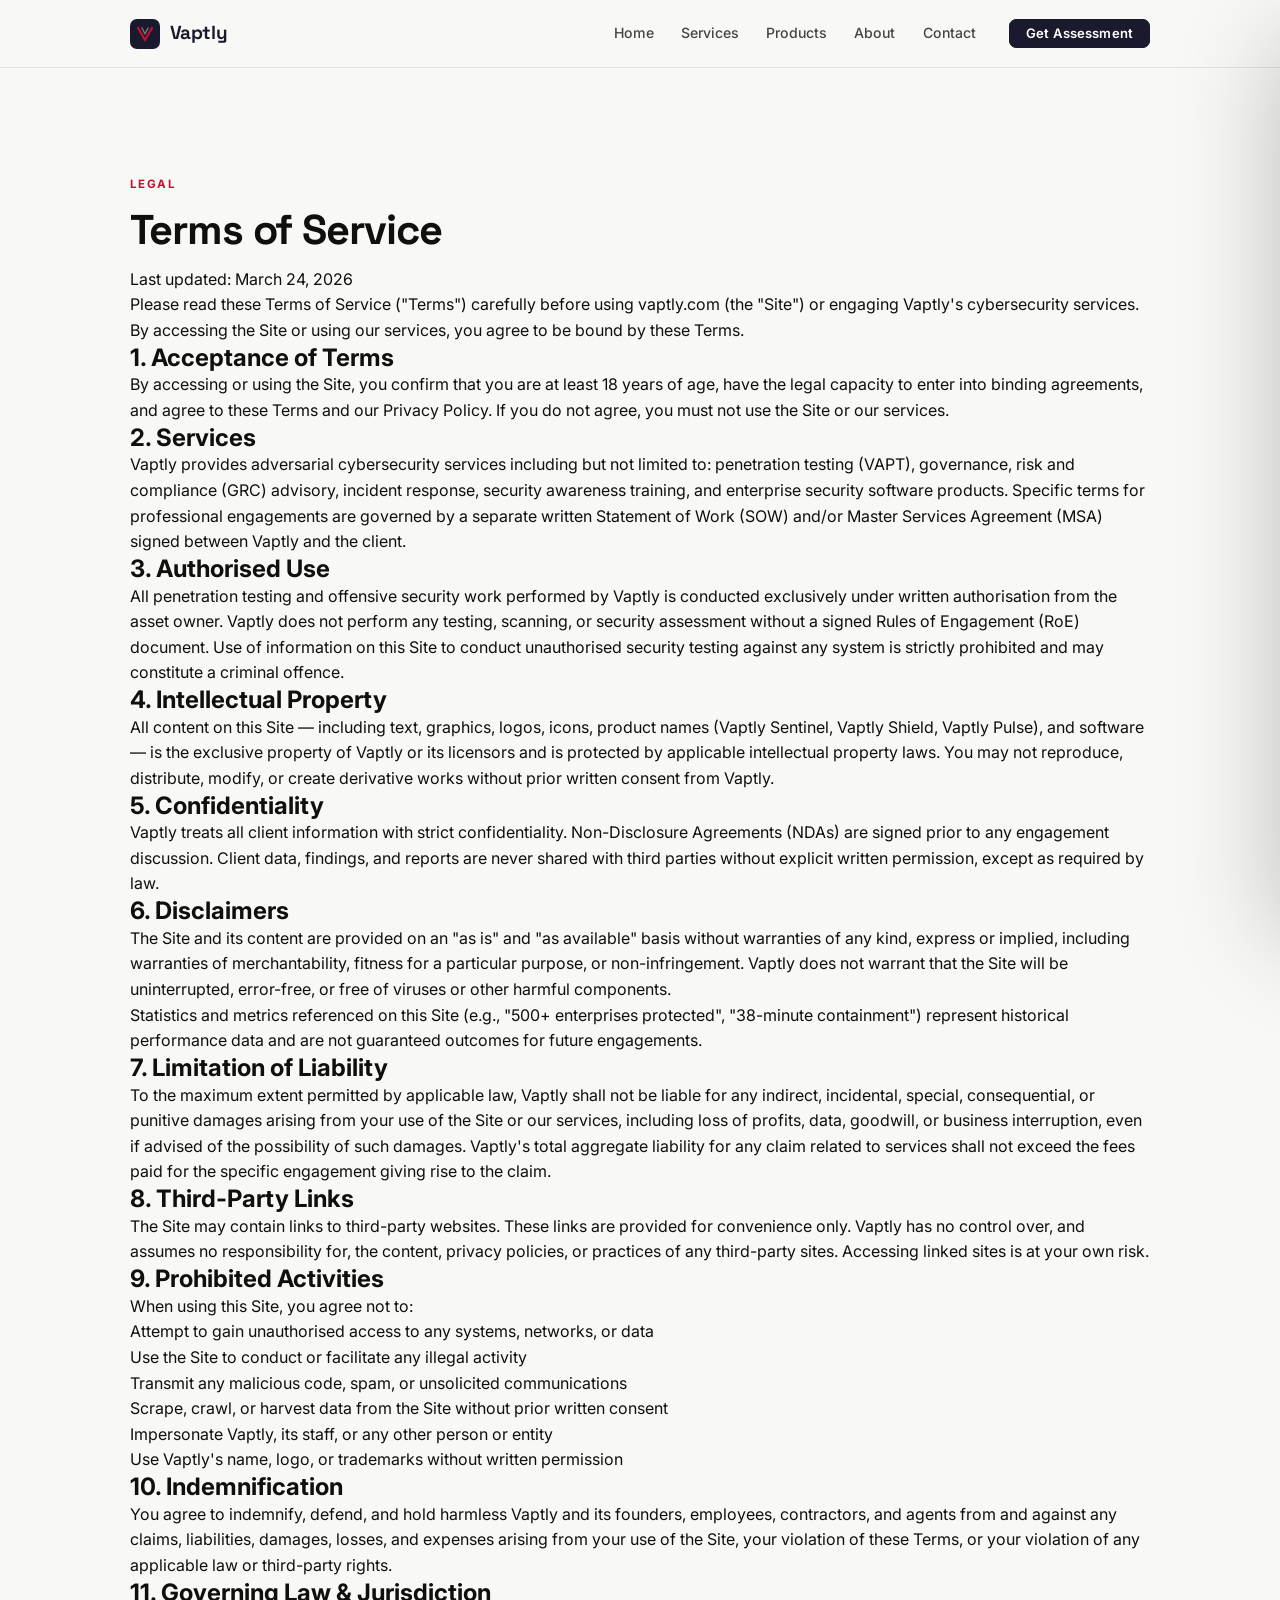
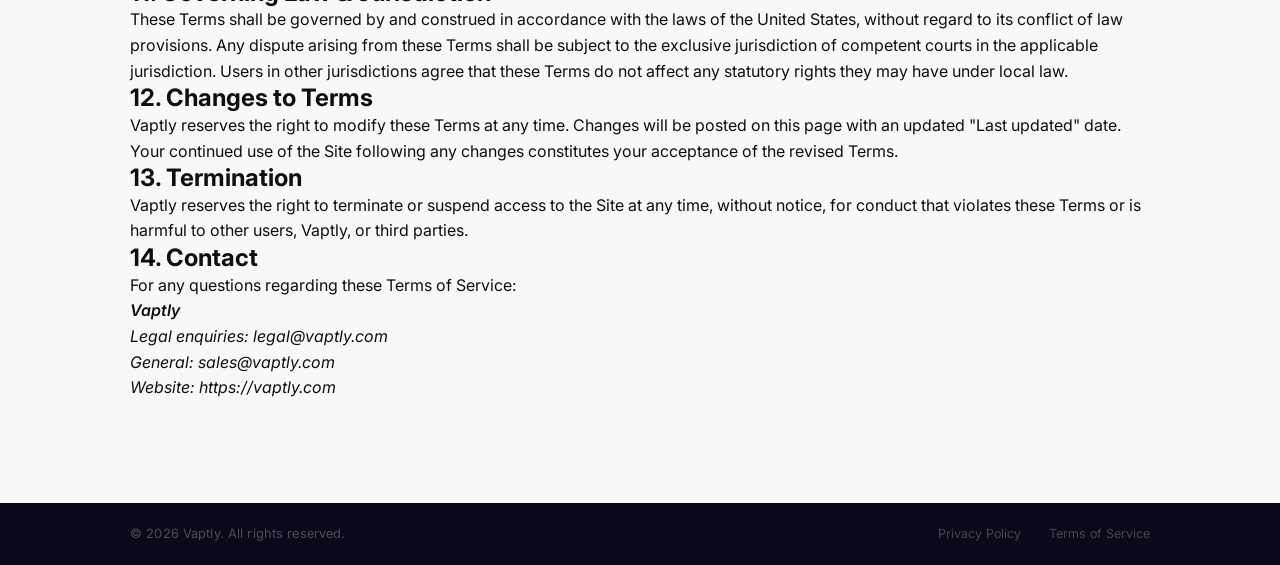
<file: terms.html>
<!DOCTYPE html>
<html lang="en">
<head>
  <meta charset="UTF-8" />
  <meta name="viewport" content="width=device-width, initial-scale=1.0" />

  <!-- Google tag (gtag.js) -->
  <script async src="https://www.googletagmanager.com/gtag/js?id=G-HWB7MET0CW"></script>
  <script>
    window.dataLayer = window.dataLayer || [];
    function gtag(){dataLayer.push(arguments);}
    gtag('js', new Date());
    gtag('config', 'G-HWB7MET0CW');
  </script>

  <title>Terms of Service | Vaptly</title>
  <meta name="description" content="Vaptly Terms of Service — the rules and conditions governing your use of vaptly.com and our cybersecurity services." />
  <meta name="robots" content="index, follow" />
  <link rel="canonical" href="https://vaptly.com/terms.html" />

  <!-- Open Graph -->
  <meta property="og:type"        content="website" />
  <meta property="og:url"         content="https://vaptly.com/terms.html" />
  <meta property="og:title"       content="Terms of Service | Vaptly" />
  <meta property="og:description" content="Terms and conditions governing use of Vaptly's website and services." />
  <meta property="og:site_name"   content="Vaptly" />

  <!-- Favicon -->
  <link rel="icon" type="image/svg+xml" href="data:image/svg+xml,%3Csvg xmlns='http://www.w3.org/2000/svg' viewBox='0 0 32 32'%3E%3Crect width='32' height='32' rx='8' fill='%231a1a2e'/%3E%3Cpath d='M8 9l8 14 8-14' stroke='%23c8102e' stroke-width='2.4' stroke-linecap='round' stroke-linejoin='round' fill='none'/%3E%3C/svg%3E" />
  <meta name="theme-color" content="#1a1a2e" />

  <!-- Fonts & Styles -->
  <link rel="preconnect" href="https://fonts.googleapis.com" />
  <link rel="preconnect" href="https://fonts.gstatic.com" crossorigin />
  <link href="https://fonts.googleapis.com/css2?family=Inter:wght@400;500;600;700&family=Space+Grotesk:wght@400;500;600;700;800&display=swap" rel="stylesheet" />
  <link rel="stylesheet" href="styles.css" />

  <!-- Structured Data -->
  <script type="application/ld+json">
  {
    "@context": "https://schema.org",
    "@type": "WebPage",
    "@id": "https://vaptly.com/terms.html",
    "url": "https://vaptly.com/terms.html",
    "name": "Terms of Service | Vaptly",
    "description": "Terms and conditions governing use of Vaptly's website and cybersecurity services.",
    "inLanguage": "en-US",
    "isPartOf": { "@id": "https://vaptly.com/#website" },
    "datePublished": "2024-01-01",
    "dateModified": "2026-03-24",
    "breadcrumb": {
      "@type": "BreadcrumbList",
      "itemListElement": [
        { "@type": "ListItem", "position": 1, "name": "Home", "item": "https://vaptly.com/" },
        { "@type": "ListItem", "position": 2, "name": "Terms of Service", "item": "https://vaptly.com/terms.html" }
      ]
    }
  }
  </script>
</head>
<body>

  <a href="#main-content" class="skip-to-main">Skip to main content</a>

  <!-- HEADER -->
  <header id="siteHeader" class="site-header" role="banner">
    <nav class="nav-container" aria-label="Main navigation">
      <a href="index.html" class="nav-logo" aria-label="Vaptly — Home">
        <svg class="logo-mark" viewBox="0 0 30 30" fill="none" xmlns="http://www.w3.org/2000/svg" aria-hidden="true">
          <rect width="30" height="30" rx="7" fill="#1a1a2e"/>
          <path d="M8 9l7 12 7-12" stroke="#c8102e" stroke-width="2.2" stroke-linecap="round" stroke-linejoin="round"/>
          <path d="M12 9l3 6 3-6" stroke="rgba(255,255,255,0.4)" stroke-width="1.5" stroke-linecap="round" stroke-linejoin="round"/>
        </svg>
        <span class="logo-wordmark">Vaptly</span>
      </a>
      <ul class="nav-links" role="list">
        <li><a href="index.html"    class="nav-link">Home</a></li>
        <li><a href="services.html" class="nav-link">Services</a></li>
        <li><a href="products.html" class="nav-link">Products</a></li>
        <li><a href="about.html"    class="nav-link">About</a></li>
        <li><a href="contact.html"  class="nav-link">Contact</a></li>
      </ul>
      <div class="nav-actions">
        <a href="contact.html" class="btn btn-primary btn-sm">Get Assessment</a>
      </div>
      <button id="navHamburger" class="nav-hamburger" aria-label="Open navigation menu" aria-expanded="false" aria-controls="mobileDrawer">
        <span></span><span></span><span></span>
      </button>
    </nav>
  </header>

  <!-- MOBILE DRAWER -->
  <div id="drawerOverlay" class="drawer-overlay" aria-hidden="true"></div>
  <nav id="mobileDrawer" class="mobile-drawer" aria-label="Mobile navigation" aria-hidden="true">
    <div class="drawer-header">
      <a href="index.html" class="nav-logo">
        <svg class="logo-mark" viewBox="0 0 30 30" fill="none" aria-hidden="true">
          <rect width="30" height="30" rx="7" fill="#1a1a2e"/>
          <path d="M8 9l7 12 7-12" stroke="#c8102e" stroke-width="2.2" stroke-linecap="round" stroke-linejoin="round"/>
        </svg>
        <span class="logo-wordmark">Vaptly</span>
      </a>
      <button id="drawerClose" class="drawer-close" aria-label="Close navigation menu">
        <svg width="18" height="18" viewBox="0 0 24 24" fill="none" stroke="currentColor" stroke-width="2.5" stroke-linecap="round" aria-hidden="true"><line x1="18" y1="6" x2="6" y2="18"/><line x1="6" y1="6" x2="18" y2="18"/></svg>
      </button>
    </div>
    <div class="drawer-nav">
      <a href="index.html"    class="drawer-nav-link">Home</a>
      <a href="services.html" class="drawer-nav-link">Services</a>
      <a href="products.html" class="drawer-nav-link">Products</a>
      <a href="about.html"    class="drawer-nav-link">About</a>
      <a href="contact.html"  class="drawer-nav-link">Contact</a>
    </div>
    <div class="drawer-footer">
      <a href="contact.html" class="btn btn-primary btn-full">Get Your Assessment</a>
    </div>
  </nav>

  <!-- MAIN -->
  <main id="main-content">
    <section class="section legal-page" aria-labelledby="terms-title">
      <div class="container legal-container">

        <div class="legal-header" data-reveal>
          <span class="section-tag" aria-hidden="true">Legal</span>
          <h1 id="terms-title" class="section-title">Terms of Service</h1>
          <p class="legal-meta">Last updated: <time datetime="2026-03-24">March 24, 2026</time></p>
        </div>

        <div class="legal-body">

          <p>Please read these Terms of Service ("Terms") carefully before using <a href="https://vaptly.com">vaptly.com</a> (the "Site") or engaging Vaptly's cybersecurity services. By accessing the Site or using our services, you agree to be bound by these Terms.</p>

          <h2>1. Acceptance of Terms</h2>
          <p>By accessing or using the Site, you confirm that you are at least 18 years of age, have the legal capacity to enter into binding agreements, and agree to these Terms and our <a href="privacy.html">Privacy Policy</a>. If you do not agree, you must not use the Site or our services.</p>

          <h2>2. Services</h2>
          <p>Vaptly provides adversarial cybersecurity services including but not limited to: penetration testing (VAPT), governance, risk and compliance (GRC) advisory, incident response, security awareness training, and enterprise security software products. Specific terms for professional engagements are governed by a separate written Statement of Work (SOW) and/or Master Services Agreement (MSA) signed between Vaptly and the client.</p>

          <h2>3. Authorised Use</h2>
          <p>All penetration testing and offensive security work performed by Vaptly is conducted exclusively under written authorisation from the asset owner. Vaptly does not perform any testing, scanning, or security assessment without a signed Rules of Engagement (RoE) document. Use of information on this Site to conduct unauthorised security testing against any system is strictly prohibited and may constitute a criminal offence.</p>

          <h2>4. Intellectual Property</h2>
          <p>All content on this Site — including text, graphics, logos, icons, product names (Vaptly Sentinel, Vaptly Shield, Vaptly Pulse), and software — is the exclusive property of Vaptly or its licensors and is protected by applicable intellectual property laws. You may not reproduce, distribute, modify, or create derivative works without prior written consent from Vaptly.</p>

          <h2>5. Confidentiality</h2>
          <p>Vaptly treats all client information with strict confidentiality. Non-Disclosure Agreements (NDAs) are signed prior to any engagement discussion. Client data, findings, and reports are never shared with third parties without explicit written permission, except as required by law.</p>

          <h2>6. Disclaimers</h2>
          <p>The Site and its content are provided on an "as is" and "as available" basis without warranties of any kind, express or implied, including warranties of merchantability, fitness for a particular purpose, or non-infringement. Vaptly does not warrant that the Site will be uninterrupted, error-free, or free of viruses or other harmful components.</p>
          <p>Statistics and metrics referenced on this Site (e.g., "500+ enterprises protected", "38-minute containment") represent historical performance data and are not guaranteed outcomes for future engagements.</p>

          <h2>7. Limitation of Liability</h2>
          <p>To the maximum extent permitted by applicable law, Vaptly shall not be liable for any indirect, incidental, special, consequential, or punitive damages arising from your use of the Site or our services, including loss of profits, data, goodwill, or business interruption, even if advised of the possibility of such damages. Vaptly's total aggregate liability for any claim related to services shall not exceed the fees paid for the specific engagement giving rise to the claim.</p>

          <h2>8. Third-Party Links</h2>
          <p>The Site may contain links to third-party websites. These links are provided for convenience only. Vaptly has no control over, and assumes no responsibility for, the content, privacy policies, or practices of any third-party sites. Accessing linked sites is at your own risk.</p>

          <h2>9. Prohibited Activities</h2>
          <p>When using this Site, you agree not to:</p>
          <ul>
            <li>Attempt to gain unauthorised access to any systems, networks, or data</li>
            <li>Use the Site to conduct or facilitate any illegal activity</li>
            <li>Transmit any malicious code, spam, or unsolicited communications</li>
            <li>Scrape, crawl, or harvest data from the Site without prior written consent</li>
            <li>Impersonate Vaptly, its staff, or any other person or entity</li>
            <li>Use Vaptly's name, logo, or trademarks without written permission</li>
          </ul>

          <h2>10. Indemnification</h2>
          <p>You agree to indemnify, defend, and hold harmless Vaptly and its founders, employees, contractors, and agents from and against any claims, liabilities, damages, losses, and expenses arising from your use of the Site, your violation of these Terms, or your violation of any applicable law or third-party rights.</p>

          <h2>11. Governing Law &amp; Jurisdiction</h2>
          <p>These Terms shall be governed by and construed in accordance with the laws of the United States, without regard to its conflict of law provisions. Any dispute arising from these Terms shall be subject to the exclusive jurisdiction of competent courts in the applicable jurisdiction. Users in other jurisdictions agree that these Terms do not affect any statutory rights they may have under local law.</p>

          <h2>12. Changes to Terms</h2>
          <p>Vaptly reserves the right to modify these Terms at any time. Changes will be posted on this page with an updated "Last updated" date. Your continued use of the Site following any changes constitutes your acceptance of the revised Terms.</p>

          <h2>13. Termination</h2>
          <p>Vaptly reserves the right to terminate or suspend access to the Site at any time, without notice, for conduct that violates these Terms or is harmful to other users, Vaptly, or third parties.</p>

          <h2>14. Contact</h2>
          <p>For any questions regarding these Terms of Service:</p>
          <address>
            <strong>Vaptly</strong><br />
            Legal enquiries: <a href="mailto:legal@vaptly.com">legal@vaptly.com</a><br />
            General: <a href="mailto:sales@vaptly.com">sales@vaptly.com</a><br />
            Website: <a href="https://vaptly.com">https://vaptly.com</a>
          </address>

        </div>

      </div>
    </section>
  </main>

  <!-- FOOTER -->
  <footer class="site-footer" role="contentinfo">
    <div class="footer-bottom">
      <div class="container">
        <div class="footer-bottom-inner">
          <p class="footer-copy">&copy; <span id="footerYear">2026</span> Vaptly. All rights reserved.</p>
          <div class="footer-bottom-right">
            <a href="privacy.html" class="footer-link-inline">Privacy Policy</a>
            <span aria-hidden="true" style="color:rgba(255,255,255,0.1);">·</span>
            <a href="terms.html" class="footer-link-inline" aria-current="page">Terms of Service</a>
          </div>
        </div>
      </div>
    </div>
  </footer>

  <script src="main.js"></script>
</body>
</html>
</file>
<file: styles.css>
/* ============================================================
   VAPTLY — styles.css  |  Global Stylesheet
   Version 4.0 — Premium Redesign, Fully Responsive
   ============================================================

   TABLE OF CONTENTS
   -----------------
   1.  Design Tokens (CSS Custom Properties)
   2.  Reset & Base
   3.  Layout Utilities
   4.  Typography Scale
   5.  Buttons
   6.  Badges & Pills
   7.  Form Elements
   8.  Navigation
   9.  Mobile Drawer
   10. Announcement Bar  ← FIX: no longer overlaps header
   11. Scroll Progress Bar
   12. Back to Top
   13. Section Headers
   14. Scroll Reveal
   15. Hero Section
   16. Page Hero (inner pages)
   17. Credentials Ribbon / Ticker
   18. Services Overview Grid
   19. Stats Section
   20. Products Teaser
   21. Why Vaptly Grid
   22. Founder Section
   23. CTA Form Section
   24. CTA Section
   25. Footer
   26. Services Page
   27. About Page
   28. Contact Page
   29. Shared UI Components
   30. Products Page
   31. Responsive Breakpoints
   ============================================================ */


/* ============================================================
   1. DESIGN TOKENS
   ============================================================ */
:root {

  /* ── Brand Palette ───────────────────────────────────────── */
  --color-bg:         #f8f8f7;
  --color-surface:    #ffffff;
  --color-surface-1:  #f4f4f2;
  --color-surface-2:  #f0f0ee;
  --color-surface-3:  #ebebea;

  --color-border:     #e2e2df;
  --color-border-2:   #d4d4d0;

  --color-text:       #0f0f0e;
  --color-text-2:     #454542;
  --color-text-3:     #848480;
  --color-text-4:     #aeaeaa;

  /* Primary: deep navy */
  --color-accent:          #1a1a2e;
  --color-accent-hover:    #25254a;
  --color-accent-light:    rgba(26, 26, 46, 0.07);
  --color-accent-mid:      rgba(26, 26, 46, 0.14);

  /* Secondary: crimson */
  --color-accent-2:        #c8102e;
  --color-accent-2-hover:  #a50d24;
  --color-accent-2-light:  rgba(200, 16, 46, 0.07);

  /* Semantic */
  --color-success:         #16a34a;
  --color-success-bg:      rgba(22, 163, 74, 0.07);
  --color-success-border:  rgba(22, 163, 74, 0.25);

  --color-warn:            #d97706;
  --color-warn-bg:         rgba(217, 119, 6, 0.07);
  --color-warn-border:     rgba(217, 119, 6, 0.25);

  --color-danger:          #c8102e;
  --color-danger-bg:       rgba(200, 16, 46, 0.06);
  --color-danger-border:   rgba(200, 16, 46, 0.18);

  --color-info:            #4f46e5;
  --color-info-bg:         rgba(79, 70, 229, 0.07);
  --color-info-border:     rgba(79, 70, 229, 0.2);

  /* Dark surfaces (hero, footer, dark sections) */
  --color-hero-bg:         #03070f;
  --color-hero-text:       #efefed;
  --color-dark-surface:    #0d0d1f;
  --color-dark-surface-2:  #13132a;
  --color-dark-border:     rgba(255, 255, 255, 0.07);

  /* ── Typography ──────────────────────────────────────────── */
  --font-body:     'Inter', system-ui, -apple-system, BlinkMacSystemFont, 'Segoe UI', sans-serif;
  --font-display:  'Space Grotesk', 'Inter', system-ui, sans-serif;

  /* ── Spacing Scale ───────────────────────────────────────── */
  --space-1:   0.25rem;
  --space-2:   0.5rem;
  --space-3:   0.75rem;
  --space-4:   1rem;
  --space-5:   1.25rem;
  --space-6:   1.5rem;
  --space-8:   2rem;
  --space-10:  2.5rem;
  --space-12:  3rem;
  --space-16:  4rem;
  --space-20:  5rem;

  /* ── Border Radius ───────────────────────────────────────── */
  --radius-xs:   4px;
  --radius-sm:   7px;
  --radius:      12px;
  --radius-lg:   18px;
  --radius-xl:   26px;
  --radius-2xl:  36px;
  --radius-full: 9999px;

  /* ── Shadows ─────────────────────────────────────────────── */
  --shadow-xs:  0 1px 2px rgba(0, 0, 0, 0.04);
  --shadow-sm:  0 2px 6px rgba(0, 0, 0, 0.06);
  --shadow-md:  0 6px 24px rgba(0, 0, 0, 0.09);
  --shadow-lg:  0 14px 48px rgba(0, 0, 0, 0.13);
  --shadow-xl:  0 28px 80px rgba(0, 0, 0, 0.18);
  --shadow-2xl: 0 40px 100px rgba(0, 0, 0, 0.24);

  /* ── Layout ──────────────────────────────────────────────── */
  --nav-height:           68px;
  --announcement-height:  38px;     /* Announcement bar height — used in calc() */
  --max-width:            1200px;
  --content-width:        840px;
  --narrow-width:         640px;

  /* ── Transitions ─────────────────────────────────────────── */
  --transition:        0.22s cubic-bezier(0.4, 0, 0.2, 1);
  --transition-slow:   0.48s cubic-bezier(0.4, 0, 0.2, 1);
  --transition-fast:   0.12s cubic-bezier(0.4, 0, 0.2, 1);
  --transition-bounce: 0.4s cubic-bezier(0.34, 1.56, 0.64, 1);

  /* ── Z-index Scale ───────────────────────────────────────── */
  --z-base:        1;
  --z-dropdown:    100;
  --z-sticky:      200;
  --z-fixed:       300;
  --z-announce:    850;     /* announcement bar */
  --z-header:      900;     /* site header */
  --z-overlay:     1050;    /* drawer overlay */
  --z-drawer:      1100;    /* mobile drawer */
  --z-modal:       1200;
  --z-progress:    9999;    /* scroll progress bar */
}


/* ============================================================
   2. RESET & BASE
   ============================================================ */
*,
*::before,
*::after {
  box-sizing: border-box;
  margin: 0;
  padding: 0;
}

html {
  font-size: 16px;
  scroll-behavior: smooth;
  scroll-padding-top: calc(var(--nav-height) + var(--announcement-height) + 1rem);
  -webkit-text-size-adjust: 100%;
  text-size-adjust: 100%;
  hanging-punctuation: first last;
  tab-size: 4;
}

body {
  font-family: var(--font-body);
  background: var(--color-bg);
  color: var(--color-text);
  line-height: 1.6;
  overflow-x: hidden;
  -webkit-font-smoothing: antialiased;
  -moz-osx-font-smoothing: grayscale;
  text-rendering: optimizeLegibility;
  min-height: 100dvh;
}

img,
svg,
video,
canvas,
audio,
iframe,
embed,
object {
  display: block;
  max-width: 100%;
}

img {
  height: auto;
  /* Prevent broken images from creating white boxes */
  background: transparent;
}

a {
  color: inherit;
  text-decoration: none;
}

ul,
ol {
  list-style: none;
}

button,
input,
select,
textarea {
  font: inherit;
  color: inherit;
}

button {
  cursor: pointer;
  border: none;
  background: none;
  -webkit-tap-highlight-color: transparent;
}

h1, h2, h3, h4, h5, h6 {
  line-height: 1.2;
  font-weight: 700;
  overflow-wrap: break-word;
  word-break: break-word;
}

p {
  overflow-wrap: break-word;
}

strong {
  font-weight: 600;
}

:focus-visible {
  outline: 2px solid var(--color-accent);
  outline-offset: 3px;
  border-radius: 3px;
}

::selection {
  background: var(--color-accent-light);
  color: var(--color-accent);
}

/* Screen-reader only utility */
.sr-only {
  position: absolute;
  width: 1px;
  height: 1px;
  padding: 0;
  margin: -1px;
  overflow: hidden;
  clip: rect(0, 0, 0, 0);
  white-space: nowrap;
  border: 0;
}

/* Skip link */
.skip-to-main {
  position: absolute;
  top: -100%;
  left: 1rem;
  z-index: var(--z-progress);
  background: var(--color-accent);
  color: #fff;
  padding: 0.55rem 1.1rem;
  border-radius: var(--radius-sm);
  font-weight: 600;
  font-size: 0.88rem;
  transition: top var(--transition-fast);
}

.skip-to-main:focus {
  top: 1rem;
}


/* ============================================================
   3. LAYOUT UTILITIES
   ============================================================ */
.container {
  width: 100%;
  max-width: var(--max-width);
  margin-inline: auto;
  padding-inline: clamp(1.1rem, 4.5vw, 2.5rem);
}

.container--narrow {
  max-width: var(--narrow-width);
  margin-inline: auto;
  padding-inline: clamp(1.1rem, 4vw, 2.5rem);
}

.container--content {
  max-width: var(--content-width);
  margin-inline: auto;
  padding-inline: clamp(1.1rem, 4vw, 2.5rem);
}

.section {
  padding-block: clamp(4rem, 8vw, 7rem);
}

.section--sm {
  padding-block: clamp(2.5rem, 5vw, 4rem);
}

.section--lg {
  padding-block: clamp(5rem, 10vw, 9rem);
}

.section--xs {
  padding-block: clamp(1.5rem, 3vw, 2.5rem);
}

/* Generic grid helpers */
.grid-2 {
  display: grid;
  grid-template-columns: repeat(2, 1fr);
  gap: 1.5rem;
}

.grid-3 {
  display: grid;
  grid-template-columns: repeat(3, 1fr);
  gap: 1.5rem;
}

.grid-4 {
  display: grid;
  grid-template-columns: repeat(4, 1fr);
  gap: 1.5rem;
}

/* Flex helpers */
.flex-center {
  display: flex;
  align-items: center;
  justify-content: center;
}

.flex-between {
  display: flex;
  align-items: center;
  justify-content: space-between;
}

.flex-col {
  display: flex;
  flex-direction: column;
}

/* Visibility */
.visually-hidden {
  position: absolute;
  width: 1px;
  height: 1px;
  padding: 0;
  margin: -1px;
  overflow: hidden;
  clip: rect(0, 0, 0, 0);
  white-space: nowrap;
  border: 0;
}

.hidden { display: none !important; }

/* Text alignment */
.text-center { text-align: center; }
.text-right  { text-align: right; }
.text-left   { text-align: left; }


/* ============================================================
   4. TYPOGRAPHY SCALE
   ============================================================ */
.display-xl {
  font-family: var(--font-display);
  font-size: clamp(2.8rem, 6vw, 5rem);
  font-weight: 800;
  letter-spacing: -0.036em;
  line-height: 1.04;
}

.display-lg {
  font-family: var(--font-display);
  font-size: clamp(2.2rem, 5vw, 3.8rem);
  font-weight: 800;
  letter-spacing: -0.032em;
  line-height: 1.07;
}

.display-md {
  font-family: var(--font-display);
  font-size: clamp(1.8rem, 3.5vw, 2.8rem);
  font-weight: 800;
  letter-spacing: -0.028em;
  line-height: 1.1;
}

.display-sm {
  font-family: var(--font-display);
  font-size: clamp(1.4rem, 2.5vw, 2rem);
  font-weight: 700;
  letter-spacing: -0.022em;
  line-height: 1.15;
}

.eyebrow {
  font-size: 0.72rem;
  font-weight: 700;
  letter-spacing: 0.13em;
  text-transform: uppercase;
  color: var(--color-accent-2);
}

.lead {
  font-size: clamp(1rem, 1.8vw, 1.12rem);
  color: var(--color-text-2);
  line-height: 1.78;
  font-weight: 400;
}

.text-sm    { font-size: 0.875rem; }
.text-xs    { font-size: 0.78rem; }
.text-muted { color: var(--color-text-3); }
.text-accent  { color: var(--color-accent); }
.text-danger  { color: var(--color-accent-2); }
.text-success { color: var(--color-success); }


/* ============================================================
   5. BUTTONS
   ============================================================ */
.btn {
  display: inline-flex;
  align-items: center;
  justify-content: center;
  gap: 0.45rem;
  padding: 0.68rem 1.55rem;
  border-radius: var(--radius-sm);
  font-family: var(--font-body);
  font-weight: 600;
  font-size: 0.9rem;
  letter-spacing: 0.01em;
  line-height: 1;
  white-space: nowrap;
  border: 1.5px solid transparent;
  text-decoration: none;
  cursor: pointer;
  user-select: none;
  -webkit-user-select: none;
  -webkit-tap-highlight-color: transparent;
  transition:
    background var(--transition),
    border-color var(--transition),
    color var(--transition),
    box-shadow var(--transition),
    transform var(--transition-fast);
}

.btn:hover  { text-decoration: none; }
.btn:active { transform: scale(0.97); }

/* — Sizes — */
.btn-sm  { padding: 0.42rem 1rem;      font-size: 0.82rem; }
.btn-lg  { padding: 0.9rem 2rem;       font-size: 1rem; }
.btn-xl  { padding: 1.05rem 2.5rem;    font-size: 1.05rem; }
.btn-full { width: 100%; }

/* — Variants — */

/* Primary — deep navy */
.btn-primary {
  background: var(--color-accent);
  color: #fff;
  border-color: var(--color-accent);
}
.btn-primary:hover {
  background: var(--color-accent-hover);
  border-color: var(--color-accent-hover);
  box-shadow: 0 4px 18px rgba(26, 26, 46, 0.24);
}

/* Danger / CTA — crimson */
.btn-danger {
  background: var(--color-accent-2);
  color: #fff;
  border-color: var(--color-accent-2);
}
.btn-danger:hover {
  background: var(--color-accent-2-hover);
  border-color: var(--color-accent-2-hover);
  box-shadow: 0 4px 18px rgba(200, 16, 46, 0.28);
}

/* Ghost — for dark backgrounds */
.btn-ghost {
  background: transparent;
  color: rgba(255, 255, 255, 0.8);
  border-color: rgba(255, 255, 255, 0.26);
}
.btn-ghost:hover {
  border-color: rgba(255, 255, 255, 0.65);
  color: #fff;
  background: rgba(255, 255, 255, 0.07);
}

/* Ghost dark — for light backgrounds */
.btn-ghost-dark {
  background: transparent;
  color: var(--color-accent);
  border-color: var(--color-border-2, #d4d4d0);
}
.btn-ghost-dark:hover {
  background: var(--color-accent);
  color: #fff;
  border-color: var(--color-accent);
  box-shadow: 0 4px 14px rgba(26, 26, 46, 0.16);
}

/* Outline */
.btn-outline {
  background: transparent;
  color: var(--color-accent);
  border-color: var(--color-accent);
}
.btn-outline:hover {
  background: var(--color-accent);
  color: #fff;
}

/* White — for dark section CTAs */
.btn-white {
  background: #fff;
  color: var(--color-accent);
  border-color: #fff;
}
.btn-white:hover {
  background: #f0f0ef;
  border-color: #f0f0ef;
  box-shadow: 0 4px 18px rgba(255, 255, 255, 0.2);
}

/* Surface — subtle, light bg */
.btn-surface {
  background: var(--color-surface);
  color: var(--color-text);
  border-color: var(--color-border);
}
.btn-surface:hover {
  border-color: var(--color-accent);
  box-shadow: var(--shadow-sm);
}

/* Icon button */
.btn-icon {
  width: 40px;
  height: 40px;
  padding: 0;
  border-radius: var(--radius);
  flex-shrink: 0;
}
.btn-icon-sm { width: 32px; height: 32px; border-radius: var(--radius-sm); }
.btn-icon-lg { width: 48px; height: 48px; border-radius: var(--radius); }


/* ============================================================
   6. BADGES & PILLS
   ============================================================ */
.badge {
  display: inline-flex;
  align-items: center;
  gap: 0.3rem;
  padding: 0.22rem 0.68rem;
  border-radius: var(--radius-full);
  font-size: 0.72rem;
  font-weight: 600;
  letter-spacing: 0.04em;
  line-height: 1.4;
}

.badge-primary  { background: var(--color-accent);  color: #fff; }
.badge-danger   { background: var(--color-accent-2); color: #fff; }
.badge-success  { background: var(--color-success-bg); color: #15803d; border: 1px solid var(--color-success-border); }
.badge-warn     { background: var(--color-warn-bg);    color: #92400e; border: 1px solid var(--color-warn-border); }
.badge-info     { background: var(--color-info-bg);    color: #3730a3; border: 1px solid var(--color-info-border); }
.badge-neutral  { background: var(--color-surface-2);  color: var(--color-text-2); border: 1px solid var(--color-border); }
.badge-dark     { background: var(--color-dark-surface); color: rgba(255, 255, 255, 0.7); }

/* Section eyebrow tag */
.section-tag {
  display: inline-block;
  font-size: 0.72rem;
  font-weight: 700;
  letter-spacing: 0.13em;
  text-transform: uppercase;
  color: var(--color-accent-2);
  margin-bottom: 0.75rem;
}

/* Pill tag — for credentials, filters */
.tag-pill {
  display: inline-flex;
  align-items: center;
  gap: 0.35rem;
  padding: 0.28rem 0.82rem;
  border-radius: var(--radius-full);
  font-size: 0.76rem;
  font-weight: 600;
  background: var(--color-surface-2);
  border: 1px solid var(--color-border);
  color: var(--color-text-2);
  transition: background var(--transition), border-color var(--transition), color var(--transition);
}

.tag-pill:hover {
  background: var(--color-accent-light);
  border-color: var(--color-accent);
  color: var(--color-accent);
}

/* Animated live badge */
.live-badge {
  display: inline-flex;
  align-items: center;
  gap: 0.4rem;
  padding: 0.3rem 0.82rem;
  border-radius: var(--radius-full);
  font-size: 0.72rem;
  font-weight: 500;
  color: rgba(255, 255, 255, 0.65);
  border: 1px solid rgba(255, 255, 255, 0.18);
  letter-spacing: 0.04em;
  backdrop-filter: blur(4px);
  -webkit-backdrop-filter: blur(4px);
}

/* Pulse dot — used in live badges */
.badge-dot {
  width: 7px;
  height: 7px;
  border-radius: 50%;
  background: #22c55e;
  box-shadow: 0 0 8px rgba(34, 197, 94, 0.7);
  flex-shrink: 0;
  animation: pulse-dot 2.2s ease-in-out infinite;
}

@keyframes pulse-dot {
  0%, 100% { transform: scale(1);    opacity: 1; }
  50%       { transform: scale(0.75); opacity: 0.55; }
}

/* Tag group — wrapping collection of pills */
.tag-group {
  display: flex;
  flex-wrap: wrap;
  gap: 0.4rem;
}


/* ============================================================
   7. FORM ELEMENTS
   ============================================================ */
.form-group {
  display: flex;
  flex-direction: column;
  gap: 0.4rem;
}

.form-label {
  font-size: 0.84rem;
  font-weight: 600;
  color: var(--color-text-2);
  line-height: 1.4;
}

.form-label .required {
  color: var(--color-accent-2);
  margin-left: 1px;
}

.form-control {
  width: 100%;
  padding: 0.72rem 1.05rem;
  border: 1.5px solid var(--color-border);
  border-radius: var(--radius-sm);
  background: var(--color-surface);
  color: var(--color-text);
  font-size: 0.92rem;
  line-height: 1.5;
  transition:
    border-color var(--transition),
    box-shadow var(--transition);
  appearance: auto;
}

.form-control::placeholder {
  color: var(--color-text-4);
}

.form-control:hover {
  border-color: var(--color-border-2);
}

.form-control:focus {
  outline: none;
  border-color: var(--color-accent);
  box-shadow: 0 0 0 3px var(--color-accent-light);
}

.form-control.error {
  border-color: var(--color-accent-2);
  box-shadow: 0 0 0 3px var(--color-accent-2-light);
}

textarea.form-control {
  resize: vertical;
  min-height: 130px;
  line-height: 1.6;
}

select.form-control {
  cursor: pointer;
}

.form-error {
  font-size: 0.76rem;
  color: var(--color-accent-2);
  line-height: 1.4;
  min-height: 1em;
}

.form-hint {
  font-size: 0.76rem;
  color: var(--color-text-3);
  line-height: 1.5;
}

.form-row {
  display: grid;
  grid-template-columns: 1fr 1fr;
  gap: 1rem;
}

.form-success {
  background: var(--color-success-bg);
  border: 1.5px solid var(--color-success-border);
  border-radius: var(--radius-sm);
  padding: 1rem 1.2rem;
  font-size: 0.9rem;
  color: #15803d;
  line-height: 1.6;
  display: none;
}

.form-success.visible { display: block; }

.checkbox-group {
  display: flex;
  align-items: flex-start;
  gap: 0.65rem;
  cursor: pointer;
}

.checkbox-group input[type="checkbox"] {
  width: 16px;
  height: 16px;
  flex-shrink: 0;
  margin-top: 2px;
  accent-color: var(--color-accent);
  cursor: pointer;
}

.checkbox-label-text {
  font-size: 0.86rem;
  color: var(--color-text-2);
  line-height: 1.55;
}

/* ============================================================
   8. NAVIGATION
   ============================================================ */

/*
   STACKING ORDER (top → bottom on screen):
   ┌─────────────────────────────────────┐  z: 850  announcement bar (position: sticky)
   ├─────────────────────────────────────┤  z: 900  site header      (position: sticky)
   └─────────────────────────────────────┘

   Both are sticky so they stack sequentially — the bar is
   always ABOVE the header in the DOM, so it appears first.
   The header then sticks directly BELOW the bar.
   This eliminates the overlap bug.
*/

.announcement-bar {
  position: sticky;
  top: 0;
  left: 0;
  right: 0;
  z-index: var(--z-announce);           /* 850 — sits above page content */
  background: var(--color-accent);
  color: rgba(255, 255, 255, 0.82);
  font-size: 0.82rem;
  font-weight: 400;
  line-height: 1.5;
  padding: 0 3rem 0 1.5rem;             /* right pad reserves space for close btn */
  height: var(--announcement-height);   /* 38px — used in hero offset calc */
  display: flex;
  align-items: center;
  justify-content: center;
  gap: 0.45rem;
  overflow: hidden;
  white-space: nowrap;
  flex-shrink: 0;
  transition: height var(--transition), opacity var(--transition);
}

.announcement-bar.hidden {
  height: 0;
  opacity: 0;
  pointer-events: none;
  overflow: hidden;
}

.announcement-bar > span {
  white-space: nowrap;
  overflow: hidden;
  text-overflow: ellipsis;
  flex-shrink: 1;
  min-width: 0;
  display: flex;
  align-items: center;
  gap: 0.4rem;
}

.announcement-bar > a {
  color: #fff;
  font-weight: 600;
  text-decoration: underline;
  text-underline-offset: 2px;
  white-space: nowrap;
  flex-shrink: 0;
  transition: opacity var(--transition);
}

.announcement-bar > a:hover { opacity: 0.8; }

.announcement-close {
  position: absolute;
  right: 0.75rem;
  top: 50%;
  transform: translateY(-50%);
  background: none;
  border: none;
  color: rgba(255, 255, 255, 0.5);
  cursor: pointer;
  padding: 0.3rem;
  line-height: 1;
  border-radius: var(--radius-xs);
  display: flex;
  align-items: center;
  justify-content: center;
  flex-shrink: 0;
  transition: color var(--transition), background var(--transition);
  -webkit-tap-highlight-color: transparent;
}

.announcement-close:hover {
  color: #fff;
  background: rgba(255, 255, 255, 0.14);
}

@media (max-width: 640px) {
  .announcement-bar {
    font-size: 0.74rem;
    padding: 0 2.6rem 0 1rem;
    justify-content: flex-start;
  }

  .announcement-bar > a {
    display: none;              /* hide link on very small screens; keep text */
  }
}

/* ── Site Header ─────────────────────────────────────────── */

.site-header {
  position: sticky;
  top: 0;                       /* sticks right below announcement bar */
  left: 0;
  right: 0;
  z-index: var(--z-header);     /* 900 */
  height: var(--nav-height);    /* 68px */
  background: rgba(248, 248, 247, 0.95);
  backdrop-filter: blur(16px);
  -webkit-backdrop-filter: blur(16px);
  border-bottom: 1px solid var(--color-border);
  transition:
    box-shadow var(--transition),
    background var(--transition);
  flex-shrink: 0;
}

/*
  When announcement bar is dismissed (JS adds .bar-gone to <body>),
  header moves to top: 0 automatically because sticky recalculates.
  No JS needed for the header position.
*/

.site-header.scrolled {
  box-shadow: 0 2px 20px rgba(0, 0, 0, 0.07);
  background: rgba(248, 248, 247, 0.98);
}

/* ── Nav Container ───────────────────────────────────────── */

.nav-container {
  max-width: var(--max-width);
  margin-inline: auto;
  padding-inline: clamp(1.1rem, 4.5vw, 2.5rem);
  height: 100%;
  display: flex;
  align-items: center;
  gap: 0;
}

/* ── Logo ────────────────────────────────────────────────── */

.nav-logo {
  display: flex;
  align-items: center;
  gap: 0.6rem;
  color: var(--color-accent);
  font-family: var(--font-display);
  font-weight: 700;
  font-size: 1.18rem;
  letter-spacing: -0.02em;
  flex-shrink: 0;
  text-decoration: none;
  transition: opacity var(--transition);
  margin-right: auto;
}

.nav-logo:hover { opacity: 0.8; }

.logo-mark {
  width: 30px;
  height: 30px;
  flex-shrink: 0;
}

.logo-wordmark { line-height: 1; }

/* ── Desktop Nav Links ───────────────────────────────────── */

.nav-links {
  display: flex;
  align-items: center;
  gap: 0;
  padding: 0;
  list-style: none;
  margin-right: 1.25rem;
}

.nav-link {
  display: inline-flex;
  align-items: center;
  gap: 0.28rem;
  padding: 0.4rem 0.85rem;
  font-size: 0.88rem;
  font-weight: 500;
  color: var(--color-text-2);
  border-radius: var(--radius-sm);
  transition:
    color var(--transition),
    background var(--transition);
  white-space: nowrap;
  text-decoration: none;
  position: relative;
  -webkit-tap-highlight-color: transparent;
}

.nav-link:hover {
  color: var(--color-text);
  background: var(--color-surface-2);
}

.nav-link[aria-current="page"],
.nav-link.active {
  color: var(--color-accent);
  background: var(--color-accent-light);
  font-weight: 600;
}

/* ── Nav Actions ─────────────────────────────────────────── */

.nav-actions {
  display: flex;
  align-items: center;
  gap: 0.75rem;
  flex-shrink: 0;
}

/* ── Hamburger ───────────────────────────────────────────── */

.nav-hamburger {
  display: none;
  flex-direction: column;
  justify-content: center;
  gap: 5px;
  width: 38px;
  height: 38px;
  padding: 8px;
  border-radius: var(--radius-sm);
  cursor: pointer;
  background: none;
  border: 1px solid var(--color-border);
  -webkit-tap-highlight-color: transparent;
  transition: background var(--transition), border-color var(--transition);
  margin-left: 0.75rem;
}

.nav-hamburger:hover {
  background: var(--color-surface-2);
  border-color: var(--color-border-2);
}

.nav-hamburger span {
  display: block;
  width: 100%;
  height: 1.8px;
  background: var(--color-text);
  border-radius: 2px;
  transition: var(--transition);
  transform-origin: center;
}

.nav-hamburger.open span:nth-child(1) { transform: translateY(7px) rotate(45deg); }
.nav-hamburger.open span:nth-child(2) { opacity: 0; transform: scaleX(0); }
.nav-hamburger.open span:nth-child(3) { transform: translateY(-7px) rotate(-45deg); }


/* ============================================================
   9. MOBILE DRAWER
   ============================================================ */

.mobile-drawer {
  position: fixed;
  top: 0;
  right: 0;
  bottom: 0;
  width: min(320px, 90vw);
  background: var(--color-surface);
  z-index: var(--z-drawer);          /* 1100 */
  transform: translateX(100%);
  transition: transform 0.32s cubic-bezier(0.4, 0, 0.2, 1);
  display: flex;
  flex-direction: column;
  box-shadow: var(--shadow-2xl);
  overflow-y: auto;
  overflow-x: hidden;
  -webkit-overflow-scrolling: touch;
}

.mobile-drawer.open {
  transform: translateX(0);
}

/* Drawer Header */
.drawer-header {
  display: flex;
  align-items: center;
  justify-content: space-between;
  padding: 1.1rem 1.4rem 1rem;
  border-bottom: 1px solid var(--color-border);
  flex-shrink: 0;
  position: sticky;
  top: 0;
  background: var(--color-surface);
  z-index: 1;
}

.drawer-close {
  width: 34px;
  height: 34px;
  border-radius: var(--radius-sm);
  background: var(--color-surface-2);
  border: 1px solid var(--color-border);
  color: var(--color-text-2);
  display: flex;
  align-items: center;
  justify-content: center;
  cursor: pointer;
  transition:
    background var(--transition),
    color var(--transition),
    border-color var(--transition);
  flex-shrink: 0;
}

.drawer-close:hover {
  background: var(--color-accent-2);
  color: #fff;
  border-color: var(--color-accent-2);
}

/* Drawer Nav */
.drawer-nav {
  flex: 1;
  padding: 0.9rem 1.1rem;
  display: flex;
  flex-direction: column;
  gap: 0.15rem;
}

.drawer-nav-link {
  display: flex;
  align-items: center;
  gap: 0.7rem;
  padding: 0.75rem 1rem;
  font-size: 0.95rem;
  font-weight: 500;
  color: var(--color-text-2);
  border-radius: var(--radius-sm);
  transition:
    background var(--transition),
    color var(--transition);
  text-decoration: none;
  -webkit-tap-highlight-color: transparent;
}

.drawer-nav-link:hover {
  background: var(--color-surface-2);
  color: var(--color-text);
}

.drawer-nav-link.active,
.drawer-nav-link[aria-current="page"] {
  background: var(--color-accent-light);
  color: var(--color-accent);
  font-weight: 600;
}

.drawer-nav-link svg {
  flex-shrink: 0;
  opacity: 0.5;
  transition: opacity var(--transition);
}

.drawer-nav-link:hover svg,
.drawer-nav-link.active svg,
.drawer-nav-link[aria-current="page"] svg {
  opacity: 1;
}

/* Drawer Footer */
.drawer-footer {
  padding: 1.2rem 1.4rem;
  border-top: 1px solid var(--color-border);
  display: flex;
  flex-direction: column;
  gap: 0.75rem;
  flex-shrink: 0;
}

.drawer-footer-hint {
  font-size: 0.78rem;
  color: var(--color-text-3);
  text-align: center;
  line-height: 1.5;
}

.drawer-footer-hint a {
  color: var(--color-accent);
  text-decoration: underline;
  text-underline-offset: 2px;
  font-weight: 500;
}

/* Drawer overlay */
.drawer-overlay {
  position: fixed;
  inset: 0;
  background: rgba(0, 0, 0, 0.45);
  z-index: var(--z-overlay);         /* 1050 */
  opacity: 0;
  pointer-events: none;
  transition: opacity 0.3s ease;
  backdrop-filter: blur(2px);
  -webkit-backdrop-filter: blur(2px);
}

.drawer-overlay.active {
  opacity: 1;
  pointer-events: all;
}


/* ============================================================
   10. SCROLL PROGRESS BAR
   ============================================================ */

.scroll-progress {
  position: fixed;
  top: 0;
  left: 0;
  height: 3px;
  width: 0%;
  background: linear-gradient(90deg, var(--color-accent-2) 0%, #ff6b6b 100%);
  z-index: var(--z-progress);         /* 9999 */
  transition: width 0.08s linear;
  border-radius: 0 2px 2px 0;
  pointer-events: none;
  will-change: width;
}


/* ============================================================
   11. BACK TO TOP
   ============================================================ */

.back-to-top {
  position: fixed;
  bottom: 2rem;
  right: 2rem;
  width: 44px;
  height: 44px;
  border-radius: 50%;
  background: var(--color-accent);
  color: #fff;
  border: none;
  cursor: pointer;
  display: flex;
  align-items: center;
  justify-content: center;
  box-shadow: var(--shadow-lg);
  opacity: 0;
  transform: translateY(16px);
  transition:
    opacity 0.3s ease,
    transform 0.3s ease,
    background var(--transition);
  z-index: var(--z-fixed);
  -webkit-tap-highlight-color: transparent;
}

.back-to-top.visible {
  opacity: 1;
  transform: translateY(0);
}

.back-to-top:hover {
  background: var(--color-accent-hover);
  box-shadow: var(--shadow-xl);
}

@media (max-width: 640px) {
  .back-to-top {
    bottom: 1.2rem;
    right: 1.2rem;
    width: 40px;
    height: 40px;
  }
}


/* ============================================================
   12. SECTION HEADERS (shared across all pages)
   ============================================================ */

.section-header {
  text-align: center;
  margin-bottom: clamp(2.5rem, 5vw, 3.5rem);
  max-width: 720px;
  margin-inline: auto;
}

.section-title {
  font-family: var(--font-display);
  font-size: clamp(1.75rem, 3.5vw, 2.6rem);
  font-weight: 800;
  letter-spacing: -0.026em;
  color: var(--color-text);
  line-height: 1.14;
  margin-bottom: 0.85rem;
}

.section-title em {
  font-style: normal;
  color: var(--color-accent-2);
}

.section-desc {
  font-size: clamp(0.95rem, 1.6vw, 1.02rem);
  color: var(--color-text-2);
  line-height: 1.78;
  max-width: 580px;
  margin-inline: auto;
}

/* Left-aligned variant */
.section-header--left {
  text-align: left;
  margin-inline: 0;
}

.section-header--left .section-desc {
  margin-inline: 0;
}


/* ============================================================
   13. SCROLL REVEAL
   ============================================================ */

[data-reveal] {
  opacity: 0;
  transform: translateY(22px);
  transition:
    opacity 0.65s cubic-bezier(0.4, 0, 0.2, 1),
    transform 0.65s cubic-bezier(0.4, 0, 0.2, 1);
}

[data-reveal].revealed {
  opacity: 1;
  transform: translateY(0);
}

[data-reveal-delay="1"] { transition-delay: 0.07s; }
[data-reveal-delay="2"] { transition-delay: 0.14s; }
[data-reveal-delay="3"] { transition-delay: 0.21s; }
[data-reveal-delay="4"] { transition-delay: 0.28s; }
[data-reveal-delay="5"] { transition-delay: 0.36s; }
[data-reveal-delay="6"] { transition-delay: 0.44s; }

/* Stagger children */
[data-stagger] > * {
  opacity: 0;
  transform: translateY(20px);
  transition:
    opacity 0.6s cubic-bezier(0.4, 0, 0.2, 1),
    transform 0.6s cubic-bezier(0.4, 0, 0.2, 1);
}

[data-stagger].revealed > *:nth-child(1)  { opacity: 1; transform: translateY(0); transition-delay: 0.04s; }
[data-stagger].revealed > *:nth-child(2)  { opacity: 1; transform: translateY(0); transition-delay: 0.10s; }
[data-stagger].revealed > *:nth-child(3)  { opacity: 1; transform: translateY(0); transition-delay: 0.16s; }
[data-stagger].revealed > *:nth-child(4)  { opacity: 1; transform: translateY(0); transition-delay: 0.22s; }
[data-stagger].revealed > *:nth-child(5)  { opacity: 1; transform: translateY(0); transition-delay: 0.28s; }
[data-stagger].revealed > *:nth-child(6)  { opacity: 1; transform: translateY(0); transition-delay: 0.34s; }
[data-stagger].revealed > *:nth-child(7)  { opacity: 1; transform: translateY(0); transition-delay: 0.40s; }
[data-stagger].revealed > *:nth-child(8)  { opacity: 1; transform: translateY(0); transition-delay: 0.46s; }

/* Respect reduced motion */
@media (prefers-reduced-motion: reduce) {
  [data-reveal],
  [data-stagger] > * {
    opacity: 1;
    transform: none;
    transition: none;
  }
}


/* ============================================================
   14. HERO SECTION (homepage)
   ============================================================ */

.hero {
  position: relative;
  width: 100%;

  /* ── KEY FIX: Exactly one viewport tall — always ── */
  height: calc(100dvh - var(--nav-height) - var(--announcement-height));
  min-height: 520px;
  max-height: 960px;

  background: #03070f;
  display: flex;
  align-items: center;
  overflow: hidden;
}

/* Globe canvas */
.hero-globe {
  position: absolute;
  inset: 0;
  z-index: 0;
  pointer-events: none;
}

#globeCanvas {
  position: absolute;
  inset: 0;
  width: 100%;
  height: 100%;
  display: block;
}

/* Left-side gradient — keeps text readable over globe */
.hero::before {
  content: '';
  position: absolute;
  inset: 0;
  z-index: 1;
  pointer-events: none;
  background:
    linear-gradient(
      to right,
      #03070f 0%,
      #03070f 26%,
      rgba(3,7,15,0.92) 42%,
      rgba(3,7,15,0.55) 60%,
      rgba(3,7,15,0.08) 100%
    );
}

/* Crimson atmospheric glow around globe */
.hero::after {
  content: '';
  position: absolute;
  z-index: 0;
  pointer-events: none;
  width: 680px;
  height: 680px;
  border-radius: 50%;
  right: -80px;
  top: 50%;
  transform: translateY(-50%);
  background: radial-gradient(
    circle at center,
    rgba(200,16,46,0.13) 0%,
    rgba(200,16,46,0.05) 40%,
    transparent 70%
  );
  animation: hero-glow-pulse 6s ease-in-out infinite alternate;
}

@keyframes hero-glow-pulse {
  0%   { opacity: 0.7; transform: translateY(-50%) scale(1); }
  100% { opacity: 1;   transform: translateY(-50%) scale(1.08); }
}

/* ── Content wrapper — fills full hero height, centers vertically ── */
.hero-content {
  position: relative;
  z-index: 2;
  width: 100%;
  max-width: var(--max-width);
  margin-inline: auto;
  padding-inline: clamp(1.1rem, 4.5vw, 2.5rem);

  /* Use full height and center everything */
  height: 100%;
  display: flex;
  flex-direction: column;
  justify-content: center;
  align-items: flex-start;
  gap: 0;

  /* Vertical breathing room — scales with viewport */
  padding-block: clamp(1.5rem, 3vh, 3rem);
}

/* Trust badge */
.hero-badge {
  display: inline-flex;
  align-items: center;
  gap: 0.5rem;
  padding: 0.3rem 0.9rem;
  border: 1px solid rgba(200,16,46,0.35);
  border-radius: var(--radius-full);
  font-size: clamp(0.65rem, 1.1vw, 0.74rem);
  font-weight: 500;
  color: rgba(255,255,255,0.75);
  letter-spacing: 0.04em;
  margin-bottom: clamp(0.75rem, 1.5vh, 1.4rem);
  background: rgba(200,16,46,0.06);
  backdrop-filter: blur(8px);
  -webkit-backdrop-filter: blur(8px);
  flex-shrink: 0;
}

/* ── Headline — scales down aggressively so it fits ── */
.hero-headline {
  font-family: var(--font-display);

  /* 
    KEY: clamp(min, preferred, max)
    - min 1.7rem  = very small screens / short viewports
    - 5vh         = scales with viewport HEIGHT (not width)
    - max 3.4rem  = cap so it never overflows
  */
  font-size: clamp(1.7rem, 5vh, 3.4rem);

  font-weight: 800;
  line-height: 1.08;
  color: #ffffff;
  letter-spacing: -0.03em;
  margin-bottom: clamp(0.6rem, 1.2vh, 1.1rem);
  max-width: 600px;
  overflow-wrap: break-word;
  word-break: break-word;
  hyphens: none;
  text-shadow: 0 2px 40px rgba(0,0,0,0.5);
  flex-shrink: 0;
}

/* Accent line */
.hero-headline em {
  font-style: normal;
  display: block;
  background: linear-gradient(90deg, #ff3355 0%, #e8263f 50%, #ff6b35 100%);
  -webkit-background-clip: text;
  -webkit-text-fill-color: transparent;
  background-clip: text;
  filter: drop-shadow(0 0 20px rgba(200,16,46,0.4));
}

/* Sub-headline */
.hero-sub {
  font-size: clamp(0.82rem, 1.6vh, 1rem);
  color: rgba(240,240,238,0.72);
  max-width: 480px;
  line-height: 1.7;
  font-weight: 400;
  margin-bottom: clamp(1rem, 2vh, 1.8rem);
  flex-shrink: 0;
}

/* CTA row */
.hero-ctas {
  display: flex;
  flex-wrap: wrap;
  gap: 0.75rem;
  align-items: center;
  margin-bottom: clamp(1rem, 2vh, 2rem);
  flex-shrink: 0;
}

/* CTA button glow */
.hero-ctas .btn-danger {
  box-shadow: 0 4px 24px rgba(200,16,46,0.32);
  animation: cta-glow 3s ease-in-out infinite;
}

@keyframes cta-glow {
  0%, 100% { box-shadow: 0 4px 24px rgba(200,16,46,0.32); }
  50%       { box-shadow: 0 4px 36px rgba(200,16,46,0.52); }
}

.hero-ctas .btn-danger:hover {
  animation: none;
  box-shadow: 0 6px 36px rgba(200,16,46,0.55);
  transform: translateY(-1px);
}

/* ── Stats counter strip — compact, scales with vh ── */
.hero-counters {
  display: flex;
  align-items: stretch;
  flex-wrap: nowrap;
  gap: 0;
  background: rgba(255,255,255,0.03);
  border: 1px solid rgba(200,16,46,0.2);
  border-radius: var(--radius);
  padding: clamp(0.75rem, 1.5vh, 1.2rem) clamp(1rem, 2vw, 1.6rem);
  backdrop-filter: blur(16px);
  -webkit-backdrop-filter: blur(16px);
  max-width: 560px;
  width: 100%;
  box-shadow:
    0 0 28px rgba(200,16,46,0.07),
    inset 0 1px 0 rgba(255,255,255,0.05);
  flex-shrink: 0;
}

.counter-item {
  display: flex;
  flex-direction: column;
  gap: 0.2rem;
  padding-inline: clamp(0.7rem, 1.5vw, 1.2rem);
  flex: 1;
  min-width: 0;
}

.counter-item:first-child { padding-left: 0; }
.counter-item:last-child  { padding-right: 0; }

.counter-value {
  font-family: var(--font-display);
  font-size: clamp(1rem, 2vh, 1.55rem);
  font-weight: 800;
  color: #ffffff;
  letter-spacing: -0.02em;
  line-height: 1;
  white-space: nowrap;
}

.counter-label {
  font-size: clamp(0.58rem, 0.9vh, 0.67rem);
  color: rgba(255,255,255,0.42);
  font-weight: 500;
  letter-spacing: 0.06em;
  text-transform: uppercase;
  line-height: 1.3;
}

.counter-divider {
  width: 1px;
  align-self: stretch;
  background: rgba(255,255,255,0.08);
  flex-shrink: 0;
  margin-block: 0.1rem;
}

/* Scroll indicator */
.hero-scroll-indicator {
  position: absolute;
  bottom: 1.2rem;
  left: 50%;
  transform: translateX(-50%);
  z-index: 2;
  display: flex;
  flex-direction: column;
  align-items: center;
  gap: 0.35rem;
  color: rgba(255,255,255,0.22);
  font-size: 0.58rem;
  letter-spacing: 0.15em;
  text-transform: uppercase;
  pointer-events: none;
  user-select: none;
}

.scroll-line {
  width: 1px;
  height: 28px;
  background: linear-gradient(to bottom, rgba(255,255,255,0.28), transparent);
  animation: scroll-anim 2.4s ease-in-out infinite;
}

@keyframes scroll-anim {
  0%, 100% { opacity: 0.45; transform: scaleY(1);   transform-origin: top; }
  50%       { opacity: 0.12; transform: scaleY(0.4); transform-origin: top; }
}

/* ── Tablet ── */
@media (max-width: 1024px) {
  .hero-headline {
    font-size: clamp(1.7rem, 4.5vh, 3rem);
  }
}

/* ── Mobile ── */
@media (max-width: 768px) {
  .hero {
    height: calc(100dvh - var(--nav-height) - var(--announcement-height));
    max-height: none;
  }

  .hero::before {
    background: linear-gradient(
      to bottom,
      rgba(3,7,15,0.97) 0%,
      rgba(3,7,15,0.90) 70%,
      rgba(3,7,15,0.82) 100%
    );
  }

  .hero::after { display: none; }

  .hero-headline {
    font-size: clamp(1.55rem, 4.5vh, 2.5rem);
    max-width: 100%;
  }

  .hero-sub {
    max-width: 100%;
    font-size: clamp(0.8rem, 1.8vh, 0.96rem);
  }

  .hero-counters {
    max-width: 100%;
    overflow-x: auto;
    scrollbar-width: none;
    -ms-overflow-style: none;
  }

  .hero-counters::-webkit-scrollbar { display: none; }

  .counter-item { padding-inline: 0.8rem; }
  .counter-item:first-child { padding-left: 0; }
  .counter-item:last-child  { padding-right: 0; }
}

/* ── Small mobile / short screens ── */
@media (max-width: 480px), (max-height: 700px) {
  .hero-counters {
    flex-wrap: wrap;
    gap: 0.8rem;
    padding: 0.9rem 1rem;
  }

  .counter-divider { display: none; }

  .counter-item {
    flex: 0 0 calc(50% - 0.4rem);
    padding-inline: 0;
  }

  .hero-badge {
    margin-bottom: 0.6rem;
  }

  .hero-ctas {
    gap: 0.6rem;
  }

  .hero-ctas .btn-lg {
    padding: 0.7rem 1.4rem;
    font-size: 0.88rem;
  }
}
/* ============================================================
   15. PAGE HERO (inner pages — services, about, contact, products)
   ============================================================ */

.page-hero {
  padding-top: clamp(3.5rem, 7vw, 5.5rem);
  padding-bottom: clamp(3rem, 6vw, 5rem);
  background: var(--color-hero-bg);
  position: relative;
  overflow: hidden;
}

/* Subtle radial accent glow */
.page-hero::before {
  content: '';
  position: absolute;
  inset: 0;
  background:
    radial-gradient(ellipse 65% 55% at 50% 115%, rgba(200, 16, 46, 0.07) 0%, transparent 65%),
    radial-gradient(ellipse 45% 45% at 82% 18%, rgba(26, 26, 46, 0.45) 0%, transparent 60%);
  pointer-events: none;
}

.page-hero .container {
  position: relative;
  z-index: 1;
}

.page-hero .section-tag {
  color: rgba(255, 255, 255, 0.4);
}

.page-hero-title {
  font-family: var(--font-display);
  font-size: clamp(2rem, 5vw, 3.8rem);
  font-weight: 800;
  color: var(--color-hero-text);
  letter-spacing: -0.03em;
  line-height: 1.07;
  margin-top: 0.5rem;
  margin-bottom: 1.1rem;
  max-width: 700px;
  overflow-wrap: break-word;
  word-break: break-word;
  hyphens: none;
}

.page-hero-title em {
  font-style: normal;
  color: #e8263f;
}

.page-hero-sub {
  font-size: clamp(0.95rem, 1.7vw, 1.08rem);
  color: rgba(240, 240, 238, 0.58);
  max-width: 540px;
  line-height: 1.78;
  font-weight: 400;
}

/* Jump nav used on services page */
.services-jump-nav {
  display: flex;
  flex-wrap: wrap;
  gap: 0.5rem;
  margin-top: 1.8rem;
}


/* ============================================================
   16. CREDENTIALS RIBBON — Infinite Ticker
   ============================================================ */

.ticker-section {
  background: var(--color-dark-surface);
  border-top:    1px solid rgba(255, 255, 255, 0.055);
  border-bottom: 1px solid rgba(255, 255, 255, 0.055);
  padding-top: 1.2rem;
  padding-bottom: 1.1rem;
  overflow: hidden;
}

.ticker-section .container {
  margin-bottom: 0.7rem;
}

.trust-label {
  text-align: center;
  font-size: 0.7rem;
  font-weight: 600;
  color: rgba(255, 255, 255, 0.22);
  text-transform: uppercase;
  letter-spacing: 0.12em;
  line-height: 1.5;
}

/* Fade edges */
.ticker-wrap {
  overflow: hidden;
  width: 100%;
  -webkit-mask-image: linear-gradient(
    to right,
    transparent 0%,
    black 7%,
    black 93%,
    transparent 100%
  );
  mask-image: linear-gradient(
    to right,
    transparent 0%,
    black 7%,
    black 93%,
    transparent 100%
  );
}

/* Scrolling track — must be wide enough that 50% = one full set */
.ticker-track {
  display: flex;
  align-items: center;
  width: max-content;
  animation: ticker-scroll 40s linear infinite;
  will-change: transform;
  gap: 0;
}

.ticker-track:hover {
  animation-play-state: paused;
}

/* Individual logo item */
.ticker-logo-item {
  display: flex;
  flex-direction: column;
  align-items: center;
  justify-content: center;
  gap: 0.42rem;
  padding-inline: 2rem;
  flex-shrink: 0;
  opacity: 0.38;
  filter: grayscale(100%) brightness(1.9);
  transition:
    opacity 0.35s ease,
    filter 0.35s ease,
    transform 0.3s ease;
  cursor: default;
}

.ticker-logo-item:hover {
  opacity: 1;
  filter: grayscale(0%) brightness(1);
  transform: scale(1.07);
}

.ticker-logo-item img {
  height: 42px;
  width: auto;
  max-width: 76px;
  object-fit: contain;
  display: block;
  background: transparent;
}

.ticker-logo-item span {
  font-size: 0.63rem;
  font-weight: 600;
  color: rgba(255, 255, 255, 0.28);
  text-align: center;
  white-space: nowrap;
  letter-spacing: 0.05em;
  text-transform: uppercase;
}

/* Separator dot between logos */
.ticker-sep {
  color: rgba(255, 255, 255, 0.08);
  font-size: 1.1rem;
  flex-shrink: 0;
  padding-inline: 0;
  user-select: none;
  line-height: 1;
}

/* Keyframe — translate by exactly 50% so second set loops back */
@keyframes ticker-scroll {
  0%   { transform: translateX(0); }
  100% { transform: translateX(-50%); }
}

/* Pause for accessibility */
@media (prefers-reduced-motion: reduce) {
  .ticker-track {
    animation: none;
  }
}

/* Mobile */
@media (max-width: 768px) {
  .ticker-logo-item {
    padding-inline: 1.3rem;
  }

  .ticker-logo-item img {
    height: 34px;
    max-width: 58px;
  }

  .ticker-logo-item span {
    font-size: 0.58rem;
  }

  .ticker-track {
    animation-duration: 28s;
  }
}

/* ============================================================
   17. SERVICES OVERVIEW GRID (homepage)
   ============================================================ */

.services-overview {
  background: var(--color-bg);
}

.services-grid {
  display: grid;
  grid-template-columns: repeat(4, 1fr);
  gap: 0;
  border: 1.5px solid var(--color-border);
  border-radius: var(--radius-lg);
  overflow: hidden;
  background: var(--color-surface);
  box-shadow: var(--shadow-sm);
}

/* Individual service card */
.service-card {
  background: var(--color-surface);
  padding: 2.2rem 1.8rem 2rem;
  display: flex;
  flex-direction: column;
  gap: 0.82rem;
  border-right: 1.5px solid var(--color-border);
  transition:
    background var(--transition),
    box-shadow var(--transition);
  position: relative;
  overflow: hidden;
}

.service-card::before {
  content: '';
  position: absolute;
  top: 0;
  left: 0;
  right: 0;
  height: 3px;
  background: var(--color-accent-2);
  transform: scaleX(0);
  transform-origin: left;
  transition: transform 0.35s cubic-bezier(0.4, 0, 0.2, 1);
}

.service-card:hover::before {
  transform: scaleX(1);
}

.service-card:last-child {
  border-right: none;
}

.service-card:hover {
  background: #fafaf9;
  box-shadow: inset 0 -4px 12px rgba(0, 0, 0, 0.03);
}

/* Service card icon */
.service-card-icon {
  width: 44px;
  height: 44px;
  background: var(--color-accent-light);
  border-radius: var(--radius-sm);
  display: flex;
  align-items: center;
  justify-content: center;
  color: var(--color-accent);
  flex-shrink: 0;
  transition: background var(--transition), color var(--transition);
}

.service-card:hover .service-card-icon {
  background: var(--color-accent);
  color: #fff;
}

.service-card-icon svg {
  width: 22px;
  height: 22px;
  flex-shrink: 0;
}

/* Service card content */
.service-card-title {
  font-family: var(--font-display);
  font-size: 1.08rem;
  font-weight: 700;
  letter-spacing: -0.012em;
  color: var(--color-text);
  line-height: 1.2;
}

.service-card-desc {
  font-size: 0.86rem;
  color: var(--color-text-2);
  line-height: 1.72;
  flex: 1;
}

.service-card-link {
  display: inline-flex;
  align-items: center;
  gap: 0.38rem;
  font-size: 0.83rem;
  font-weight: 600;
  color: var(--color-accent);
  transition: gap var(--transition), color var(--transition);
  text-decoration: none;
  margin-top: auto;
  padding-top: 0.4rem;
}

.service-card-link:hover {
  gap: 0.65rem;
  color: var(--color-accent-2);
}


/* ============================================================
   18. STATS SECTION
   ============================================================ */

.stats-section {
  background: var(--color-dark-surface);
  padding-block: clamp(3.5rem, 7vw, 5.5rem);
}

.stats-grid {
  display: grid;
  grid-template-columns: repeat(4, 1fr);
  gap: 0;
  border: 1px solid rgba(255, 255, 255, 0.07);
  border-radius: var(--radius-lg);
  overflow: hidden;
}

.stat-card {
  padding: 2.2rem 1.8rem;
  display: flex;
  flex-direction: column;
  gap: 0.65rem;
  border-right: 1px solid rgba(255, 255, 255, 0.07);
  border-bottom: none;
  transition: background var(--transition);
  position: relative;
}

.stat-card:last-child {
  border-right: none;
}

.stat-card:hover {
  background: rgba(255, 255, 255, 0.025);
}

.stat-value {
  display: flex;
  align-items: baseline;
  gap: 0.3rem;
  line-height: 1;
}

.stat-value .counter-value,
.stat-value span:first-child {
  font-family: var(--font-display);
  font-size: clamp(1.8rem, 3vw, 2.6rem);
  font-weight: 800;
  color: #fff;
  letter-spacing: -0.03em;
  line-height: 1;
}

.stat-value small {
  font-size: 0.78rem;
  font-weight: 500;
  color: rgba(255, 255, 255, 0.35);
  letter-spacing: 0.02em;
}

.stat-label {
  font-size: 0.82rem;
  color: rgba(255, 255, 255, 0.38);
  line-height: 1.6;
  font-weight: 400;
}

/* 3-column stats variant */
.stats-grid--3 {
  grid-template-columns: repeat(3, 1fr);
}

/* 6-column variant */
.stats-grid--6 {
  grid-template-columns: repeat(3, 1fr);
  row-gap: 0;
}

.stats-grid--6 .stat-card:nth-child(-n+3) {
  border-bottom: 1px solid rgba(255, 255, 255, 0.07);
}

/* Light stats variant (used inside white sections) */
.stats-section--light {
  background: var(--color-surface-1);
}

.stats-section--light .stat-card {
  border-color: var(--color-border);
}

.stats-section--light .stat-value .counter-value,
.stats-section--light .stat-value span:first-child {
  color: var(--color-text);
}

.stats-section--light .stat-label {
  color: var(--color-text-3);
}


/* ============================================================
   19. PRODUCTS TEASER (homepage)
   ============================================================ */

.products-teaser {
  background: var(--color-surface-1);
}

.products-teaser-grid {
  display: grid;
  grid-template-columns: repeat(3, 1fr);
  gap: 1.5rem;
}

/* Individual product teaser card */
.product-teaser-card {
  background: var(--color-surface);
  border: 1.5px solid var(--color-border);
  border-radius: var(--radius-lg);
  padding: 2rem 1.8rem;
  display: flex;
  flex-direction: column;
  gap: 0.88rem;
  transition:
    box-shadow var(--transition),
    border-color var(--transition),
    transform var(--transition);
  position: relative;
  overflow: hidden;
}

.product-teaser-card:hover {
  box-shadow: var(--shadow-lg);
  border-color: var(--color-border-2);
  transform: translateY(-3px);
}

/* Featured card — slightly elevated */
.product-teaser-card--featured {
  border-color: var(--color-accent);
  box-shadow: 0 0 0 1px var(--color-accent), var(--shadow-md);
}

.product-teaser-card--featured:hover {
  box-shadow: 0 0 0 1px var(--color-accent), var(--shadow-xl);
  border-color: var(--color-accent);
}

/* Featured badge */
.ptc-badge {
  position: absolute;
  top: 1.1rem;
  right: 1.1rem;
  background: var(--color-accent);
  color: #fff;
  font-size: 0.66rem;
  font-weight: 700;
  letter-spacing: 0.08em;
  text-transform: uppercase;
  padding: 0.22rem 0.62rem;
  border-radius: var(--radius-full);
}

/* Product icon */
.ptc-icon {
  width: 48px;
  height: 48px;
  background: var(--color-accent-light);
  border-radius: var(--radius-sm);
  display: flex;
  align-items: center;
  justify-content: center;
  color: var(--color-accent);
  flex-shrink: 0;
  transition: background var(--transition), color var(--transition);
}

.product-teaser-card:hover .ptc-icon {
  background: var(--color-accent);
  color: #fff;
}

.product-teaser-card--featured .ptc-icon {
  background: var(--color-accent);
  color: #fff;
}

.ptc-icon svg {
  width: 24px;
  height: 24px;
  flex-shrink: 0;
}

/* Product card text */
.ptc-title {
  font-family: var(--font-display);
  font-size: 1.22rem;
  font-weight: 800;
  letter-spacing: -0.018em;
  color: var(--color-text);
  line-height: 1.15;
}

.ptc-tag {
  font-size: 0.78rem;
  font-weight: 600;
  color: var(--color-accent-2);
  letter-spacing: 0.02em;
}

.ptc-desc {
  font-size: 0.88rem;
  color: var(--color-text-2);
  line-height: 1.75;
  flex: 1;
}


/* ============================================================
   20. WHY VAPTLY GRID
   ============================================================ */

.why-section {
  background: var(--color-bg);
}

.why-grid {
  display: grid;
  grid-template-columns: repeat(3, 1fr);
  gap: 1.25rem;
}

/* Individual why card */
.why-card {
  background: var(--color-surface);
  border: 1.5px solid var(--color-border);
  border-radius: var(--radius-lg);
  padding: 1.8rem 1.6rem;
  display: flex;
  flex-direction: column;
  gap: 0.75rem;
  transition:
    box-shadow var(--transition),
    border-color var(--transition),
    transform var(--transition);
  position: relative;
}

.why-card:hover {
  box-shadow: var(--shadow-md);
  border-color: var(--color-border-2);
  transform: translateY(-2px);
}

/* Icon container */
.why-icon {
  width: 42px;
  height: 42px;
  border-radius: var(--radius-sm);
  background: var(--color-accent-light);
  display: flex;
  align-items: center;
  justify-content: center;
  color: var(--color-accent);
  flex-shrink: 0;
  transition: background var(--transition), color var(--transition);
}

.why-card:hover .why-icon {
  background: var(--color-accent);
  color: #fff;
}

.why-icon svg {
  width: 20px;
  height: 20px;
  flex-shrink: 0;
}

.why-title-text {
  font-family: var(--font-display);
  font-size: 1rem;
  font-weight: 700;
  color: var(--color-text);
  letter-spacing: -0.01em;
  line-height: 1.3;
}

.why-text {
  font-size: 0.86rem;
  color: var(--color-text-2);
  line-height: 1.72;
}


/* ============================================================
   21. FOUNDER SECTION (homepage — with photo)
   ============================================================ */

.founder-section {
  background: var(--color-surface-1);
  border-top: 1.5px solid var(--color-border);
  border-bottom: 1.5px solid var(--color-border);
}

.founder-grid {
  display: grid;
  grid-template-columns: 340px 1fr;
  gap: clamp(2.5rem, 6vw, 5rem);
  align-items: start;
}

/* Photo column */
.founder-photo-col {
  position: relative;
  display: flex;
  justify-content: center;
}

.founder-photo-wrap {
  position: relative;
  display: inline-block;
}

.founder-photo {
  width: 100%;
  max-width: 320px;
  height: 360px;
  object-fit: cover;
  object-position: top center;
  border-radius: var(--radius-xl);
  display: block;
  border: 2px solid var(--color-border);
  box-shadow: var(--shadow-xl);
}

/* Credential badge overlaid on photo */
.founder-photo-badge {
  position: absolute;
  bottom: -14px;
  left: 50%;
  transform: translateX(-50%);
  background: var(--color-accent-2);
  color: #fff;
  font-size: 0.68rem;
  font-weight: 700;
  letter-spacing: 0.05em;
  padding: 0.35rem 0.95rem;
  border-radius: var(--radius-full);
  white-space: nowrap;
  display: flex;
  align-items: center;
  gap: 0.4rem;
  box-shadow: 0 4px 20px rgba(200, 16, 46, 0.4);
  z-index: 1;
}

/* Content column */
.founder-content-col {
  display: flex;
  flex-direction: column;
  gap: 0;
  padding-top: 0.5rem;
}

.founder-role {
  font-size: 0.78rem;
  font-weight: 700;
  letter-spacing: 0.1em;
  text-transform: uppercase;
  color: var(--color-accent-2);
  margin-bottom: 0.35rem;
  margin-top: 0.5rem;
}

.founder-name {
  font-family: var(--font-display);
  font-size: clamp(1.7rem, 3vw, 2.2rem);
  font-weight: 800;
  color: var(--color-text);
  letter-spacing: -0.025em;
  line-height: 1.12;
  margin-bottom: 1.2rem;
}

.founder-bio {
  font-size: 0.96rem;
  line-height: 1.78;
  color: var(--color-text-2);
  margin-bottom: 1.6rem;
  max-width: 520px;
}

/* Affiliation logos */
.founder-affiliations {
  display: flex;
  flex-wrap: wrap;
  gap: 0.8rem 1.4rem;
  margin-bottom: 2rem;
  align-items: flex-end;
}

.founder-affil-item {
  display: flex;
  flex-direction: column;
  align-items: center;
  gap: 0.28rem;
  opacity: 0.5;
  filter: grayscale(100%);
  transition:
    opacity 0.3s ease,
    filter 0.3s ease,
    transform 0.3s ease;
  cursor: default;
}

.founder-affil-item:hover {
  opacity: 1;
  filter: grayscale(0%);
  transform: translateY(-2px);
}

.founder-affil-item img {
  width: 38px;
  height: 38px;
  object-fit: contain;
  background: transparent;
}

.founder-affil-item span {
  font-size: 0.58rem;
  font-weight: 600;
  letter-spacing: 0.05em;
  text-transform: uppercase;
  color: var(--color-text-3);
  text-align: center;
  white-space: nowrap;
}

/* CTA trust list */
.cta-trust-list {
  list-style: none;
  margin: 1.1rem 0 1.8rem;
  display: flex;
  flex-direction: column;
  gap: 0.55rem;
}

.cta-trust-list li {
  display: flex;
  align-items: center;
  gap: 0.55rem;
  font-size: 0.88rem;
  color: rgba(255, 255, 255, 0.55);
  line-height: 1.5;
}

.cta-trust-list li svg {
  color: var(--color-accent-2);
  flex-shrink: 0;
}

/* About page founder section (dark bg variant) */
.about-founder-section {
  background: var(--color-dark-surface);
  padding-block: clamp(4rem, 8vw, 7rem);
}

.about-founder-grid {
  display: grid;
  grid-template-columns: 240px 1fr;
  gap: clamp(2.5rem, 5vw, 4.5rem);
  align-items: start;
}

/* Avatar (initials — used on about page) */
.about-founder-avatar-col {
  position: relative;
  display: flex;
  justify-content: center;
}

.about-founder-avatar {
  width: 160px;
  height: 160px;
  border-radius: 50%;
  background: var(--color-accent);
  display: flex;
  align-items: center;
  justify-content: center;
  position: relative;
  z-index: 2;
  box-shadow: 0 8px 40px rgba(26, 26, 46, 0.4);
  flex-shrink: 0;
}

.about-founder-initials {
  font-family: var(--font-display);
  font-size: 2rem;
  font-weight: 800;
  color: #fff;
  letter-spacing: 0.04em;
  line-height: 1;
  user-select: none;
}

/* Animated rings */
.about-founder-rings {
  position: absolute;
  top: 50%;
  left: 50%;
  transform: translate(-50%, -50%);
  pointer-events: none;
  z-index: 1;
}

.afr {
  position: absolute;
  border-radius: 50%;
  border: 1px solid rgba(26, 26, 46, 0.35);
  top: 50%;
  left: 50%;
  transform: translate(-50%, -50%);
  animation: afr-pulse 3s ease-in-out infinite;
}

.afr--1 { width: 210px; height: 210px; animation-delay: 0s;    opacity: 0.3; }
.afr--2 { width: 270px; height: 270px; animation-delay: 1s;    opacity: 0.15; }
.afr--3 { width: 330px; height: 330px; animation-delay: 2s;    opacity: 0.07; }

@keyframes afr-pulse {
  0%, 100% { transform: translate(-50%, -50%) scale(1); }
  50%       { transform: translate(-50%, -50%) scale(1.04); }
}

/* About founder content */
.about-founder-content {
  display: flex;
  flex-direction: column;
  gap: 1rem;
  padding-top: 0.5rem;
}

.about-founder-role {
  font-size: 0.76rem;
  font-weight: 700;
  letter-spacing: 0.1em;
  text-transform: uppercase;
  color: var(--color-accent-2);
  line-height: 1.4;
}

.about-founder-name {
  font-family: var(--font-display);
  font-size: clamp(1.6rem, 2.8vw, 2.1rem);
  font-weight: 800;
  color: var(--color-hero-text);
  letter-spacing: -0.025em;
  line-height: 1.12;
}

.about-founder-content p {
  font-size: 0.93rem;
  color: rgba(240, 240, 238, 0.58);
  line-height: 1.78;
}

/* Affiliation grid on about page */
.about-affiliation-grid {
  display: flex;
  flex-wrap: wrap;
  gap: 0.65rem 1.1rem;
  margin-top: 0.5rem;
}

.about-affiliation {
  display: flex;
  align-items: center;
  gap: 0.42rem;
  font-size: 0.8rem;
  font-weight: 600;
  color: rgba(255, 255, 255, 0.42);
}

/* Product stats strip used inside about mission */
.product-stats {
  display: flex;
  gap: 0;
  border: 1px solid var(--color-border);
  border-radius: var(--radius-sm);
  overflow: hidden;
  background: var(--color-surface);
}

.pstat {
  flex: 1;
  padding: 1rem 1.2rem;
  display: flex;
  flex-direction: column;
  gap: 0.22rem;
  border-right: 1px solid var(--color-border);
}

.pstat:last-child { border-right: none; }

.pstat-val {
  font-family: var(--font-display);
  font-size: 1.6rem;
  font-weight: 800;
  color: var(--color-text);
  letter-spacing: -0.02em;
  line-height: 1;
}

.pstat-label {
  font-size: 0.74rem;
  color: var(--color-text-3);
  line-height: 1.45;
}


/* ============================================================
   22. CTA FORM SECTION (homepage inline form)
   ============================================================ */

.cta-form-section {
  background: var(--color-dark-surface-2);
  border-top: 1px solid var(--color-dark-border);
}

.cta-form-grid {
  display: grid;
  grid-template-columns: 1fr 480px;
  gap: clamp(2.5rem, 5vw, 5rem);
  align-items: center;
}

.cta-form-copy .section-tag {
  color: rgba(255, 255, 255, 0.38);
}

.cta-form-copy .cta-title {
  color: var(--color-hero-text);
  margin-bottom: 0.75rem;
}

.cta-form-copy .cta-sub {
  color: rgba(255, 255, 255, 0.48);
  margin-bottom: 0;
}

/* Form card */
.cta-form-wrap {
  background: var(--color-surface);
  border: 1.5px solid var(--color-border);
  border-radius: var(--radius-lg);
  padding: 2rem 1.8rem;
  display: flex;
  flex-direction: column;
  gap: 1rem;
  box-shadow: var(--shadow-lg);
}

.cta-quick-form {
  display: flex;
  flex-direction: column;
  gap: 1rem;
}


/* ============================================================
   23. MAIN CTA SECTION
   ============================================================ */

.cta-section {
  background: var(--color-accent);
  position: relative;
  overflow: hidden;
}

/* Subtle noise texture overlay */
.cta-section::before {
  content: '';
  position: absolute;
  inset: 0;
  background:
    radial-gradient(ellipse 70% 80% at 50% 120%, rgba(200, 16, 46, 0.14) 0%, transparent 65%),
    radial-gradient(ellipse 45% 60% at 90% 10%,  rgba(255, 255, 255, 0.03) 0%, transparent 60%);
  pointer-events: none;
}

.cta-section .container {
  position: relative;
  z-index: 1;
}

.cta-inner {
  display: flex;
  flex-direction: column;
  align-items: center;
  text-align: center;
  gap: 1rem;
}

.cta-title {
  font-family: var(--font-display);
  font-size: clamp(1.6rem, 3vw, 2.5rem);
  font-weight: 800;
  color: #fff;
  letter-spacing: -0.026em;
  line-height: 1.12;
  max-width: 660px;
}

.cta-title em {
  font-style: normal;
  color: rgba(255, 255, 255, 0.65);
}

.cta-sub {
  font-size: clamp(0.92rem, 1.5vw, 1.02rem);
  color: rgba(255, 255, 255, 0.52);
  max-width: 480px;
  line-height: 1.78;
}

.cta-buttons {
  display: flex;
  flex-wrap: wrap;
  gap: 0.8rem;
  justify-content: center;
  margin-top: 0.5rem;
}


/* ============================================================
   24. FOOTER
   ============================================================ */

.site-footer {
  background: #09091a;
  color: rgba(255, 255, 255, 0.55);
}

/* Main footer grid */
.footer-main {
  border-bottom: 1px solid rgba(255, 255, 255, 0.07);
}

.footer-grid {
  display: grid;
  grid-template-columns: 2fr 1fr 1fr 1fr;
  gap: 2rem 2.5rem;
  padding-block: clamp(3rem, 6vw, 4.5rem);
  align-items: start;
}

/* Brand column */
.footer-brand {
  display: flex;
  flex-direction: column;
  gap: 0.88rem;
}

.footer-logo {
  color: rgba(255, 255, 255, 0.88) !important;
}

.footer-logo:hover { opacity: 0.75; }

.footer-brand-desc {
  font-size: 0.84rem;
  color: rgba(255, 255, 255, 0.3);
  line-height: 1.65;
  max-width: 280px;
}

/* Social links */
.footer-social {
  display: flex;
  gap: 0.6rem;
  flex-wrap: wrap;
  margin-top: 0.2rem;
}

.footer-social-link {
  width: 34px;
  height: 34px;
  border-radius: var(--radius-sm);
  border: 1px solid rgba(255, 255, 255, 0.09);
  display: flex;
  align-items: center;
  justify-content: center;
  color: rgba(255, 255, 255, 0.38);
  transition:
    border-color var(--transition),
    color var(--transition),
    background var(--transition);
  text-decoration: none;
  flex-shrink: 0;
}

.footer-social-link:hover {
  border-color: rgba(255, 255, 255, 0.3);
  color: #fff;
  background: rgba(255, 255, 255, 0.07);
}

/* Nav columns */
.footer-col {
  display: flex;
  flex-direction: column;
  gap: 0.75rem;
}

.footer-col-title {
  font-family: var(--font-display);
  font-size: 0.68rem;
  font-weight: 700;
  letter-spacing: 0.12em;
  text-transform: uppercase;
  color: rgba(255, 255, 255, 0.35);
  margin-bottom: 0.1rem;
}

.footer-links {
  display: flex;
  flex-direction: column;
  gap: 0.45rem;
  padding: 0;
  list-style: none;
}

.footer-link {
  font-size: 0.86rem;
  color: rgba(255, 255, 255, 0.46);
  transition: color var(--transition);
  text-decoration: none;
  line-height: 1.5;
}

.footer-link:hover {
  color: rgba(255, 255, 255, 0.88);
}

.footer-link-inline {
  font-size: 0.78rem;
  color: rgba(255, 255, 255, 0.25);
  text-decoration: none;
  transition: color var(--transition);
}

.footer-link-inline:hover {
  color: rgba(255, 255, 255, 0.7);
}

/* Footer bottom bar */
.footer-bottom {
  padding-block: 1.3rem;
}

.footer-bottom-inner {
  display: flex;
  justify-content: space-between;
  align-items: center;
  font-size: 0.78rem;
  color: rgba(255, 255, 255, 0.2);
  flex-wrap: wrap;
  gap: 0.5rem;
}

.footer-copy {
  font-size: 0.78rem;
  color: rgba(255, 255, 255, 0.2);
  line-height: 1.5;
}

.footer-bottom-right {
  display: flex;
  align-items: center;
  gap: 0.75rem;
}

/* Footer email link */
.footer-email {
  font-size: 0.87rem;
  color: rgba(255, 255, 255, 0.55);
  text-decoration: underline;
  text-underline-offset: 3px;
  transition: color var(--transition);
}

.footer-email:hover { color: rgba(255, 255, 255, 0.9); }


/* ============================================================
   25. SERVICES PAGE — Detail Sections
   ============================================================ */

.service-detail {
  padding-block: clamp(3.5rem, 7vw, 6rem);
  border-bottom: 1.5px solid var(--color-border);
  background: var(--color-bg);
}

.service-detail--alt {
  background: var(--color-surface-1);
}

.service-detail:last-of-type {
  border-bottom: none;
}

.service-detail-grid {
  display: grid;
  grid-template-columns: 1fr 1fr;
  gap: clamp(2.5rem, 5vw, 5rem);
  align-items: center;
}

/* Service detail tag */
.service-detail-tag {
  display: flex;
  align-items: center;
  gap: 0.7rem;
  margin-bottom: 0.75rem;
}

.tag-num {
  font-family: var(--font-display);
  font-size: 0.68rem;
  font-weight: 700;
  letter-spacing: 0.12em;
  color: var(--color-accent-2);
  background: var(--color-accent-2-light);
  border: 1px solid var(--color-accent-2-light);
  border-radius: var(--radius-full);
  padding: 0.18rem 0.55rem;
  line-height: 1.5;
}

.service-detail-tag > span:last-child {
  font-size: 0.72rem;
  font-weight: 600;
  letter-spacing: 0.1em;
  text-transform: uppercase;
  color: var(--color-text-3);
}

/* Service detail title */
.service-detail-title {
  font-family: var(--font-display);
  font-size: clamp(1.7rem, 3.2vw, 2.5rem);
  font-weight: 800;
  letter-spacing: -0.028em;
  color: var(--color-text);
  line-height: 1.1;
  margin-bottom: 1.1rem;
}

/* Service detail text */
.service-detail-text {
  display: flex;
  flex-direction: column;
  gap: 0.85rem;
  margin-bottom: 1.5rem;
}

.service-detail-text p {
  font-size: 0.96rem;
  color: var(--color-text-2);
  line-height: 1.78;
}

/* Feature bullet list */
.service-detail-points {
  display: flex;
  flex-direction: column;
  gap: 0.48rem;
  margin-bottom: 1.5rem;
  list-style: none;
  padding: 0;
}

.service-detail-points li {
  display: flex;
  align-items: flex-start;
  gap: 0.65rem;
  font-size: 0.88rem;
  color: var(--color-text-2);
  line-height: 1.6;
  padding-left: 0;
}

.service-detail-points li::before {
  content: '';
  flex-shrink: 0;
  width: 6px;
  height: 6px;
  border-radius: 50%;
  background: var(--color-accent-2);
  margin-top: 0.48em;
}

/* Standards pills row */
.service-detail-standards {
  display: flex;
  flex-wrap: wrap;
  gap: 0.4rem;
  margin-bottom: 1.6rem;
}

.service-detail-standards span {
  display: inline-flex;
  padding: 0.24rem 0.72rem;
  border-radius: var(--radius-full);
  font-size: 0.72rem;
  font-weight: 700;
  letter-spacing: 0.06em;
  background: var(--color-accent-light);
  color: var(--color-accent);
  border: 1px solid var(--color-accent-mid);
}

/* ── Attack Diagram Mockup ────────────────────────────────── */
.attack-diagram {
  background: var(--color-dark-surface);
  border: 1px solid var(--color-dark-border);
  border-radius: var(--radius-lg);
  padding: 1.8rem 1.6rem;
  display: flex;
  flex-direction: column;
  gap: 0.75rem;
}

.ad-node {
  background: rgba(255, 255, 255, 0.045);
  border: 1px solid rgba(255, 255, 255, 0.08);
  border-radius: var(--radius-sm);
  padding: 0.55rem 1.1rem;
  font-size: 0.8rem;
  font-weight: 600;
  color: rgba(255, 255, 255, 0.65);
  text-align: center;
  white-space: nowrap;
}

.ad-node--attacker {
  background: rgba(200, 16, 46, 0.12);
  border-color: rgba(200, 16, 46, 0.3);
  color: #f87171;
}

.ad-node--perimeter {
  background: rgba(251, 191, 36, 0.1);
  border-color: rgba(251, 191, 36, 0.25);
  color: #fbbf24;
}

.ad-arrow {
  width: 1px;
  height: 20px;
  background: rgba(255, 255, 255, 0.12);
  display: block;
}

.ad-blocked {
  margin-top: 0.4rem;
  padding: 0.65rem 1rem;
  background: rgba(34, 197, 94, 0.07);
  border: 1px solid rgba(34, 197, 94, 0.2);
  border-radius: var(--radius-sm);
  font-size: 0.76rem;
  font-weight: 600;
  color: #22c55e;
  display: flex;
  align-items: center;
  gap: 0.5rem;
}

/* ── Compliance Bars Mockup ───────────────────────────────── */
.compliance-cards {
  background: var(--color-surface);
  border: 1.5px solid var(--color-border);
  border-radius: var(--radius-lg);
  padding: 1.8rem 1.6rem;
  display: flex;
  flex-direction: column;
  gap: 0.9rem;
}

.comp-card {
  display: flex;
  align-items: center;
  gap: 0.75rem;
}

.comp-card > span:first-child {
  font-size: 0.78rem;
  font-weight: 600;
  color: var(--color-text-2);
  width: 80px;
  flex-shrink: 0;
}

.comp-bar {
  flex: 1;
  height: 6px;
  background: var(--color-surface-3);
  border-radius: var(--radius-full);
  overflow: hidden;
  position: relative;
}

.comp-bar::after {
  content: '';
  position: absolute;
  left: 0;
  top: 0;
  height: 100%;
  width: var(--w, 0%);
  background: linear-gradient(90deg, var(--color-accent) 0%, var(--color-accent-2) 100%);
  border-radius: var(--radius-full);
  transition: width 1.2s cubic-bezier(0.4, 0, 0.2, 1);
}

.comp-pct {
  font-size: 0.76rem;
  font-weight: 700;
  color: var(--color-text-2);
  width: 36px;
  text-align: right;
  flex-shrink: 0;
}

/* ── IR Timeline Mockup ───────────────────────────────────── */
.ir-timeline {
  background: var(--color-dark-surface);
  border: 1px solid var(--color-dark-border);
  border-radius: var(--radius-lg);
  padding: 1.8rem 1.6rem;
}

.mockup-live {
  display: inline-flex;
  align-items: center;
  gap: 0.38rem;
  font-size: 0.72rem;
  font-weight: 600;
  color: #22c55e;
  letter-spacing: 0.04em;
}

.ir-stat-row {
  display: flex;
  gap: 0;
  border: 1px solid rgba(255, 255, 255, 0.07);
  border-radius: var(--radius-sm);
  overflow: hidden;
  margin-bottom: 1.4rem;
}

.ir-stat {
  flex: 1;
  padding: 0.9rem 1rem;
  display: flex;
  flex-direction: column;
  gap: 0.2rem;
  border-right: 1px solid rgba(255, 255, 255, 0.07);
}

.ir-stat:last-child { border-right: none; }

.ir-stat-val {
  font-family: var(--font-display);
  font-size: 1.4rem;
  font-weight: 800;
  color: #fff;
  letter-spacing: -0.02em;
  line-height: 1;
}

.ir-stat-label {
  font-size: 0.66rem;
  color: rgba(255, 255, 255, 0.3);
  text-transform: uppercase;
  letter-spacing: 0.06em;
  line-height: 1.35;
}

.ir-step {
  display: flex;
  align-items: flex-start;
  gap: 0.8rem;
  padding: 0.6rem 0;
  border-bottom: 1px solid rgba(255, 255, 255, 0.04);
}

.ir-step:last-child { border-bottom: none; }

.ir-step-dot {
  width: 9px;
  height: 9px;
  border-radius: 50%;
  background: rgba(255, 255, 255, 0.15);
  flex-shrink: 0;
  margin-top: 0.32em;
}

.ir-step-dot--green {
  background: #22c55e;
  box-shadow: 0 0 6px rgba(34, 197, 94, 0.55);
}

.ir-step-text {
  font-size: 0.82rem;
  color: rgba(255, 255, 255, 0.5);
  line-height: 1.55;
}

.ir-step-text strong {
  color: rgba(255, 255, 255, 0.82);
  font-weight: 600;
}

/* ── Training Metric Cards ────────────────────────────────── */
.training-metric-cards {
  display: grid;
  grid-template-columns: 1fr 1fr;
  gap: 1rem;
}

.training-metric {
  background: var(--color-surface);
  border: 1.5px solid var(--color-border);
  border-radius: var(--radius-lg);
  padding: 1.4rem 1.2rem;
  display: flex;
  flex-direction: column;
  gap: 0.5rem;
  transition:
    box-shadow var(--transition),
    border-color var(--transition);
}

.training-metric:hover {
  box-shadow: var(--shadow-md);
  border-color: var(--color-border-2);
}

.tm-val {
  font-family: var(--font-display);
  font-size: 1.55rem;
  font-weight: 800;
  color: var(--color-accent);
  letter-spacing: -0.02em;
  line-height: 1;
}

.tm-label {
  font-size: 0.8rem;
  color: var(--color-text-2);
  line-height: 1.6;
}

/* ── Services Comparison Table ───────────────────────────── */
.compare-wrap {
  overflow-x: auto;
  border-radius: var(--radius-lg);
  border: 1.5px solid var(--color-border);
  box-shadow: var(--shadow-sm);
}

.compare-table {
  width: 100%;
  border-collapse: collapse;
  background: var(--color-surface);
  font-size: 0.88rem;
}

.compare-table thead th {
  padding: 1rem 1.4rem;
  text-align: left;
  font-family: var(--font-display);
  font-size: 0.78rem;
  font-weight: 700;
  letter-spacing: 0.08em;
  text-transform: uppercase;
  color: var(--color-text-3);
  background: var(--color-surface-1);
  border-bottom: 1.5px solid var(--color-border);
}

.compare-table thead th:first-child {
  width: 50%;
}

.compare-table thead th:nth-child(2) {
  color: var(--color-accent);
}

.compare-table tbody tr {
  border-bottom: 1px solid var(--color-border);
  transition: background var(--transition);
}

.compare-table tbody tr:last-child {
  border-bottom: none;
}

.compare-table tbody tr:hover {
  background: var(--color-surface-1);
}

.compare-table td {
  padding: 0.85rem 1.4rem;
  color: var(--color-text-2);
  line-height: 1.5;
  vertical-align: middle;
}

.compare-table td:first-child {
  font-weight: 500;
  color: var(--color-text);
}

.compare-check {
  display: inline-flex;
  align-items: center;
  justify-content: center;
  width: 24px;
  height: 24px;
  background: var(--color-success-bg);
  border: 1px solid var(--color-success-border);
  border-radius: 50%;
  font-size: 0.8rem;
  color: var(--color-success);
  font-weight: 700;
}

.compare-cross {
  font-size: 0.82rem;
  color: var(--color-text-4);
  font-weight: 500;
}

/* ── Services CTA Row ─────────────────────────────────────── */
.services-cta-row {
  display: flex;
  align-items: center;
  justify-content: space-between;
  gap: 2rem;
  padding: clamp(1.8rem, 3.5vw, 2.5rem) clamp(1.5rem, 3vw, 2.5rem);
  background: var(--color-surface);
  border: 1.5px solid var(--color-border);
  border-radius: var(--radius-lg);
  flex-wrap: wrap;
}

.services-cta-text {
  font-size: 0.9rem;
  color: var(--color-text-2);
  line-height: 1.65;
  margin-top: 0.25rem;
  max-width: 500px;
}

/* ============================================================
   26. FAQ SECTION
   ============================================================ */

.faq-section {
  background: var(--color-bg);
}

.faq-section--dark {
  background: var(--color-dark-surface);
}

.faq-grid {
  display: grid;
  grid-template-columns: 1fr 1fr;
  gap: 1rem;
  max-width: 960px;
  margin-inline: auto;
}

.faq-grid--single {
  grid-template-columns: 1fr;
  max-width: 720px;
}

/* FAQ item — uses <details> for native accessibility */
.faq-item {
  background: var(--color-surface);
  border: 1.5px solid var(--color-border);
  border-radius: var(--radius-lg);
  overflow: hidden;
  transition:
    border-color var(--transition),
    box-shadow var(--transition);
}

.faq-item:hover {
  border-color: var(--color-border-2);
  box-shadow: var(--shadow-sm);
}

.faq-item[open] {
  border-color: var(--color-accent);
  box-shadow: 0 0 0 1px var(--color-accent-light),
              var(--shadow-md);
}

.faq-question {
  display: flex;
  align-items: center;
  justify-content: space-between;
  gap: 1rem;
  padding: 1.1rem 1.4rem;
  cursor: pointer;
  list-style: none;
  user-select: none;
  -webkit-user-select: none;
  -webkit-tap-highlight-color: transparent;
  transition: background var(--transition);
  font-size: 0.92rem;
  font-weight: 600;
  color: var(--color-text);
  line-height: 1.5;
}

.faq-question::-webkit-details-marker { display: none; }

.faq-question::marker { display: none; }

.faq-question:hover {
  background: var(--color-surface-1);
}

/* Animated chevron */
.faq-question::after {
  content: '';
  flex-shrink: 0;
  width: 18px;
  height: 18px;
  background-image: url("data:image/svg+xml,%3Csvg xmlns='http://www.w3.org/2000/svg' width='18' height='18' viewBox='0 0 24 24' fill='none' stroke='%23848480' stroke-width='2.2' stroke-linecap='round' stroke-linejoin='round'%3E%3Cpolyline points='6 9 12 15 18 9'/%3E%3C/svg%3E");
  background-repeat: no-repeat;
  background-size: contain;
  transition: transform 0.28s cubic-bezier(0.4, 0, 0.2, 1);
}

.faq-item[open] .faq-question::after {
  transform: rotate(180deg);
}

.faq-item[open] .faq-question {
  color: var(--color-accent);
}

.faq-answer {
  padding: 0 1.4rem 1.1rem;
  font-size: 0.88rem;
  color: var(--color-text-2);
  line-height: 1.78;
  border-top: 1px solid var(--color-border);
  padding-top: 1rem;
}

/* Dark FAQ variant */
.faq-section--dark .faq-item {
  background: var(--color-dark-surface-2);
  border-color: var(--color-dark-border);
}

.faq-section--dark .faq-item:hover {
  border-color: rgba(255, 255, 255, 0.12);
}

.faq-section--dark .faq-item[open] {
  border-color: rgba(255, 255, 255, 0.2);
  box-shadow: none;
}

.faq-section--dark .faq-question {
  color: rgba(255, 255, 255, 0.8);
}

.faq-section--dark .faq-answer {
  color: rgba(255, 255, 255, 0.45);
  border-top-color: var(--color-dark-border);
}

.faq-section--dark .faq-question:hover {
  background: rgba(255, 255, 255, 0.03);
}

.faq-section--dark .faq-question::after {
  background-image: url("data:image/svg+xml,%3Csvg xmlns='http://www.w3.org/2000/svg' width='18' height='18' viewBox='0 0 24 24' fill='none' stroke='rgba(255,255,255,0.35)' stroke-width='2.2' stroke-linecap='round' stroke-linejoin='round'%3E%3Cpolyline points='6 9 12 15 18 9'/%3E%3C/svg%3E");
}


/* ============================================================
   27. CONTACT PAGE
   ============================================================ */

.contact-layout {
  display: grid;
  grid-template-columns: 1fr 400px;
  gap: clamp(2.5rem, 5vw, 5rem);
  align-items: start;
}

/* Contact form card */
.contact-form-card {
  background: var(--color-surface);
  border: 1.5px solid var(--color-border);
  border-radius: var(--radius-xl);
  padding: clamp(1.8rem, 3.5vw, 2.5rem);
  box-shadow: var(--shadow-md);
}

.contact-form-card h2 {
  font-family: var(--font-display);
  font-size: 1.4rem;
  font-weight: 800;
  letter-spacing: -0.02em;
  color: var(--color-text);
  margin-bottom: 0.35rem;
}

.contact-form-card p {
  font-size: 0.88rem;
  color: var(--color-text-2);
  line-height: 1.65;
  margin-bottom: 1.6rem;
}

.contact-form {
  display: flex;
  flex-direction: column;
  gap: 1.1rem;
}

/* Contact sidebar */
.contact-sidebar {
  display: flex;
  flex-direction: column;
  gap: 1.25rem;
  position: sticky;
  top: calc(var(--nav-height) + var(--announcement-height) + 1.5rem);
}

/* Info cards in sidebar */
.contact-info-card {
  background: var(--color-surface);
  border: 1.5px solid var(--color-border);
  border-radius: var(--radius-lg);
  padding: 1.4rem 1.3rem;
  display: flex;
  flex-direction: column;
  gap: 0.6rem;
}

.contact-info-icon {
  width: 40px;
  height: 40px;
  background: var(--color-accent-light);
  border-radius: var(--radius-sm);
  display: flex;
  align-items: center;
  justify-content: center;
  color: var(--color-accent);
  flex-shrink: 0;
}

.contact-info-icon svg {
  width: 18px;
  height: 18px;
}

.contact-info-title {
  font-size: 0.86rem;
  font-weight: 700;
  color: var(--color-text);
  line-height: 1.3;
}

.contact-info-value {
  font-size: 0.84rem;
  color: var(--color-text-2);
  line-height: 1.55;
}

.contact-info-value a {
  color: var(--color-accent);
  text-decoration: underline;
  text-underline-offset: 2px;
  transition: color var(--transition);
}

.contact-info-value a:hover { color: var(--color-accent-hover); }

/* ── IR Emergency Panel ───────────────────────────────────── */
.ir-emergency-card {
  background: var(--color-accent-2);
  border: none;
  border-radius: var(--radius-lg);
  padding: 1.4rem 1.3rem;
  display: flex;
  flex-direction: column;
  gap: 0.6rem;
}

.ir-emergency-card h3 {
  font-family: var(--font-display);
  font-size: 0.96rem;
  font-weight: 800;
  color: #fff;
  line-height: 1.3;
  letter-spacing: -0.01em;
}

.ir-emergency-card p {
  font-size: 0.82rem;
  color: rgba(255, 255, 255, 0.72);
  line-height: 1.6;
}

.ir-emergency-card .btn-white {
  margin-top: 0.2rem;
}

/* IR emergency banner — full width above contact section */
.ir-emergency-banner {
  background: var(--color-accent-2);
  padding: 1.2rem 0;
  display: none;
}

.ir-emergency-banner.visible { display: block; }

.ir-emergency-banner-inner {
  display: flex;
  align-items: center;
  justify-content: space-between;
  gap: 1.5rem;
  flex-wrap: wrap;
}

.ir-emergency-banner-text {
  display: flex;
  align-items: center;
  gap: 0.75rem;
  font-size: 0.9rem;
  font-weight: 600;
  color: #fff;
}

.ir-emergency-banner-text svg {
  flex-shrink: 0;
  opacity: 0.85;
}

/* Availability indicator */
.availability-row {
  display: flex;
  align-items: center;
  gap: 0.55rem;
  font-size: 0.78rem;
  color: rgba(255, 255, 255, 0.65);
  font-weight: 500;
}

.avail-dot {
  width: 7px;
  height: 7px;
  border-radius: 50%;
  background: #22c55e;
  box-shadow: 0 0 8px rgba(34, 197, 94, 0.7);
  flex-shrink: 0;
  animation: pulse-dot 2.2s ease-in-out infinite;
}


/* ============================================================
   28. ABOUT PAGE
   ============================================================ */

.about-intro-section {
  background: var(--color-bg);
}

.about-intro-grid {
  display: grid;
  grid-template-columns: 1fr 1fr;
  gap: clamp(2.5rem, 5vw, 5rem);
  align-items: center;
}

.about-intro-visual {
  position: relative;
}

.about-mission-card {
  background: var(--color-surface);
  border: 1.5px solid var(--color-border);
  border-radius: var(--radius-xl);
  padding: 2rem;
  box-shadow: var(--shadow-md);
}

.about-mission-card-header {
  display: flex;
  align-items: center;
  justify-content: space-between;
  margin-bottom: 1.2rem;
}

.about-mission-icon {
  width: 44px;
  height: 44px;
  background: var(--color-accent-light);
  border-radius: var(--radius-sm);
  display: flex;
  align-items: center;
  justify-content: center;
  color: var(--color-accent);
}

.about-mission-icon svg {
  width: 22px;
  height: 22px;
}

/* ── Team grid ───────────────────────────────────────────── */
.team-section {
  background: var(--color-surface-1);
}

.team-grid {
  display: grid;
  grid-template-columns: repeat(3, 1fr);
  gap: 1.5rem;
}

.team-card {
  background: var(--color-surface);
  border: 1.5px solid var(--color-border);
  border-radius: var(--radius-lg);
  padding: 1.8rem 1.5rem;
  display: flex;
  flex-direction: column;
  gap: 0.75rem;
  transition:
    box-shadow var(--transition),
    border-color var(--transition),
    transform var(--transition);
  text-align: center;
}

.team-card:hover {
  box-shadow: var(--shadow-md);
  border-color: var(--color-border-2);
  transform: translateY(-2px);
}

.team-avatar {
  width: 72px;
  height: 72px;
  border-radius: 50%;
  background: var(--color-accent);
  display: flex;
  align-items: center;
  justify-content: center;
  margin: 0 auto;
  flex-shrink: 0;
  overflow: hidden;
}

.team-avatar img {
  width: 100%;
  height: 100%;
  object-fit: cover;
  object-position: top center;
}

.team-avatar-initials {
  font-family: var(--font-display);
  font-size: 1.2rem;
  font-weight: 800;
  color: #fff;
  letter-spacing: 0.04em;
  user-select: none;
}

.team-name {
  font-family: var(--font-display);
  font-size: 1.05rem;
  font-weight: 700;
  color: var(--color-text);
  letter-spacing: -0.01em;
  line-height: 1.2;
  margin-top: 0.2rem;
}

.team-role {
  font-size: 0.78rem;
  font-weight: 600;
  color: var(--color-accent-2);
  letter-spacing: 0.04em;
  text-transform: uppercase;
}

.team-bio {
  font-size: 0.84rem;
  color: var(--color-text-2);
  line-height: 1.7;
  flex: 1;
}

.team-credentials {
  display: flex;
  flex-wrap: wrap;
  gap: 0.35rem;
  justify-content: center;
}

/* ── About Values ────────────────────────────────────────── */
.values-section {
  background: var(--color-bg);
}

.values-grid {
  display: grid;
  grid-template-columns: repeat(3, 1fr);
  gap: 1.25rem;
}

.value-card {
  display: flex;
  flex-direction: column;
  gap: 0.7rem;
  padding: 1.6rem 1.4rem;
  background: var(--color-surface);
  border: 1.5px solid var(--color-border);
  border-radius: var(--radius-lg);
  transition:
    box-shadow var(--transition),
    border-color var(--transition);
}

.value-card:hover {
  box-shadow: var(--shadow-md);
  border-color: var(--color-border-2);
}

.value-icon {
  width: 40px;
  height: 40px;
  border-radius: var(--radius-sm);
  background: var(--color-accent-light);
  display: flex;
  align-items: center;
  justify-content: center;
  color: var(--color-accent);
  flex-shrink: 0;
}

.value-icon svg {
  width: 18px;
  height: 18px;
}

.value-title {
  font-family: var(--font-display);
  font-size: 0.97rem;
  font-weight: 700;
  color: var(--color-text);
  letter-spacing: -0.01em;
  line-height: 1.25;
}

.value-text {
  font-size: 0.85rem;
  color: var(--color-text-2);
  line-height: 1.72;
}

/* ── About Certifications ────────────────────────────────── */
.cert-section {
  background: var(--color-surface-1);
}

.cert-grid {
  display: grid;
  grid-template-columns: repeat(4, 1fr);
  gap: 1.1rem;
}

.cert-card {
  background: var(--color-surface);
  border: 1.5px solid var(--color-border);
  border-radius: var(--radius-lg);
  padding: 1.4rem 1.2rem;
  display: flex;
  flex-direction: column;
  align-items: center;
  gap: 0.6rem;
  text-align: center;
  transition:
    box-shadow var(--transition),
    border-color var(--transition);
}

.cert-card:hover {
  box-shadow: var(--shadow-sm);
  border-color: var(--color-accent);
}

.cert-icon {
  width: 48px;
  height: 48px;
  background: var(--color-accent-light);
  border-radius: var(--radius-sm);
  display: flex;
  align-items: center;
  justify-content: center;
  color: var(--color-accent);
}

.cert-icon svg {
  width: 22px;
  height: 22px;
}

.cert-title {
  font-family: var(--font-display);
  font-size: 0.9rem;
  font-weight: 700;
  color: var(--color-text);
  line-height: 1.3;
}

.cert-body {
  font-size: 0.78rem;
  color: var(--color-text-3);
  line-height: 1.55;
}


/* ============================================================
   29. PRODUCTS PAGE
   ============================================================ */

.products-section {
  background: var(--color-bg);
}

/* Products nav tabs */
.products-tab-nav {
  display: flex;
  gap: 0.4rem;
  padding: 0.4rem;
  background: var(--color-surface-2);
  border: 1.5px solid var(--color-border);
  border-radius: var(--radius-lg);
  width: fit-content;
  margin-inline: auto;
  margin-bottom: clamp(2.5rem, 5vw, 3.5rem);
  flex-wrap: wrap;
  justify-content: center;
}

.products-tab {
  padding: 0.52rem 1.3rem;
  font-size: 0.88rem;
  font-weight: 600;
  color: var(--color-text-2);
  border-radius: var(--radius-sm);
  cursor: pointer;
  transition:
    background var(--transition),
    color var(--transition),
    box-shadow var(--transition);
  border: none;
  background: none;
  white-space: nowrap;
  -webkit-tap-highlight-color: transparent;
}

.products-tab:hover {
  background: var(--color-surface-3);
  color: var(--color-text);
}

.products-tab.active {
  background: var(--color-surface);
  color: var(--color-accent);
  box-shadow: var(--shadow-sm);
  border: 1.5px solid var(--color-border);
}

/* Product panel */
.product-panel {
  display: none;
}

.product-panel.active {
  display: block;
  animation: panel-fade 0.38s ease;
}

@keyframes panel-fade {
  from { opacity: 0; transform: translateY(10px); }
  to   { opacity: 1; transform: translateY(0); }
}

/* Product detail layout */
.product-detail-grid {
  display: grid;
  grid-template-columns: 1fr 1fr;
  gap: clamp(2.5rem, 5vw, 5rem);
  align-items: center;
  margin-bottom: clamp(3rem, 6vw, 5rem);
}

.product-detail-grid--reverse {
  direction: rtl;
}

.product-detail-grid--reverse > * {
  direction: ltr;
}

.product-detail-overline {
  font-size: 0.72rem;
  font-weight: 700;
  letter-spacing: 0.13em;
  text-transform: uppercase;
  color: var(--color-accent-2);
  margin-bottom: 0.55rem;
}

.product-detail-name {
  font-family: var(--font-display);
  font-size: clamp(1.8rem, 3.5vw, 2.7rem);
  font-weight: 800;
  letter-spacing: -0.03em;
  color: var(--color-text);
  line-height: 1.08;
  margin-bottom: 0.45rem;
}

.product-detail-tagline {
  font-size: 0.95rem;
  font-weight: 600;
  color: var(--color-accent);
  margin-bottom: 1rem;
}

.product-detail-desc {
  font-size: 0.95rem;
  color: var(--color-text-2);
  line-height: 1.78;
  margin-bottom: 1.5rem;
}

/* Feature list */
.product-features-list {
  display: flex;
  flex-direction: column;
  gap: 0.55rem;
  margin-bottom: 1.8rem;
  padding: 0;
  list-style: none;
}

.product-features-list li {
  display: flex;
  align-items: flex-start;
  gap: 0.7rem;
  font-size: 0.88rem;
  color: var(--color-text-2);
  line-height: 1.6;
}

.product-features-list li svg {
  flex-shrink: 0;
  color: var(--color-success);
  margin-top: 0.15em;
}

/* Product mockup cards */
.product-mockup {
  background: var(--color-dark-surface);
  border: 1px solid var(--color-dark-border);
  border-radius: var(--radius-xl);
  padding: 1.6rem;
  box-shadow: var(--shadow-xl);
}

.product-mockup-header {
  display: flex;
  align-items: center;
  justify-content: space-between;
  margin-bottom: 1.2rem;
}

.product-mockup-dots {
  display: flex;
  gap: 5px;
}

.product-mockup-dots span {
  width: 10px;
  height: 10px;
  border-radius: 50%;
  background: rgba(255, 255, 255, 0.12);
}

.product-mockup-title {
  font-size: 0.74rem;
  font-weight: 600;
  color: rgba(255, 255, 255, 0.3);
  letter-spacing: 0.06em;
}

/* Sentinel — phishing simulation mockup */
.sentinel-table {
  width: 100%;
  border-collapse: collapse;
}

.sentinel-table th {
  font-size: 0.64rem;
  font-weight: 600;
  letter-spacing: 0.08em;
  text-transform: uppercase;
  color: rgba(255, 255, 255, 0.22);
  padding: 0 0.8rem 0.55rem;
  text-align: left;
}

.sentinel-table td {
  font-size: 0.78rem;
  color: rgba(255, 255, 255, 0.5);
  padding: 0.55rem 0.8rem;
  border-top: 1px solid rgba(255, 255, 255, 0.05);
  vertical-align: middle;
}

.sentinel-risk {
  display: inline-block;
  padding: 0.18rem 0.55rem;
  border-radius: var(--radius-full);
  font-size: 0.66rem;
  font-weight: 700;
  text-transform: uppercase;
  letter-spacing: 0.04em;
}

.sentinel-risk--high   { background: rgba(200,16,46,0.2);  color: #f87171; }
.sentinel-risk--medium { background: rgba(251,191,36,0.15); color: #fbbf24; }
.sentinel-risk--low    { background: rgba(34,197,94,0.12);  color: #4ade80; }

/* Shield — network threat mockup */
.shield-threat-list {
  display: flex;
  flex-direction: column;
  gap: 0.55rem;
}

.shield-threat {
  display: flex;
  align-items: center;
  justify-content: space-between;
  padding: 0.6rem 0.9rem;
  background: rgba(255, 255, 255, 0.03);
  border: 1px solid rgba(255, 255, 255, 0.06);
  border-radius: var(--radius-sm);
  gap: 0.75rem;
}

.shield-threat-name {
  font-size: 0.8rem;
  font-weight: 500;
  color: rgba(255, 255, 255, 0.65);
  flex: 1;
  min-width: 0;
  white-space: nowrap;
  overflow: hidden;
  text-overflow: ellipsis;
}

.shield-threat-status {
  font-size: 0.66rem;
  font-weight: 700;
  letter-spacing: 0.04em;
  text-transform: uppercase;
  flex-shrink: 0;
  padding: 0.18rem 0.55rem;
  border-radius: var(--radius-full);
}

.shield-threat-status--blocked {
  background: rgba(34, 197, 94, 0.1);
  color: #4ade80;
}

.shield-threat-status--analyzing {
  background: rgba(251, 191, 36, 0.1);
  color: #fbbf24;
}

/* Pulse — password vault mockup */
.pulse-vault {
  display: flex;
  flex-direction: column;
  gap: 0.55rem;
}

.pulse-entry {
  display: flex;
  align-items: center;
  gap: 0.75rem;
  padding: 0.62rem 0.9rem;
  background: rgba(255, 255, 255, 0.04);
  border: 1px solid rgba(255, 255, 255, 0.06);
  border-radius: var(--radius-sm);
}

.pulse-entry-icon {
  width: 30px;
  height: 30px;
  background: rgba(255, 255, 255, 0.07);
  border-radius: var(--radius-xs);
  display: flex;
  align-items: center;
  justify-content: center;
  flex-shrink: 0;
  color: rgba(255, 255, 255, 0.4);
}

.pulse-entry-name {
  font-size: 0.82rem;
  font-weight: 600;
  color: rgba(255, 255, 255, 0.65);
  flex: 1;
  min-width: 0;
}

.pulse-entry-strength {
  width: 50px;
  height: 4px;
  border-radius: var(--radius-full);
  flex-shrink: 0;
  overflow: hidden;
}

.pulse-entry-strength::after {
  content: '';
  display: block;
  height: 100%;
  width: var(--w, 100%);
  border-radius: var(--radius-full);
  background: var(--c, #22c55e);
}


/* ============================================================
   30. SHARED UI COMPONENTS
   ============================================================ */

/* ── Divider ─────────────────────────────────────────────── */
.divider {
  width: 100%;
  height: 1px;
  background: var(--color-border);
  border: none;
  margin-block: 0;
}

.divider--dark {
  background: var(--color-dark-border);
}

/* ── Alert / Notice ──────────────────────────────────────── */
.alert {
  display: flex;
  align-items: flex-start;
  gap: 0.75rem;
  padding: 0.9rem 1.1rem;
  border-radius: var(--radius-sm);
  font-size: 0.88rem;
  line-height: 1.6;
  border: 1.5px solid transparent;
}

.alert svg {
  flex-shrink: 0;
  margin-top: 0.12em;
  width: 16px;
  height: 16px;
}

.alert-success {
  background: var(--color-success-bg);
  border-color: var(--color-success-border);
  color: #14532d;
}

.alert-success svg { color: var(--color-success); }

.alert-warn {
  background: var(--color-warn-bg);
  border-color: var(--color-warn-border);
  color: #78350f;
}

.alert-warn svg { color: var(--color-warn); }

.alert-danger {
  background: var(--color-danger-bg);
  border-color: var(--color-danger-border);
  color: #7f1d1d;
}

.alert-danger svg { color: var(--color-danger); }

.alert-info {
  background: var(--color-info-bg);
  border-color: var(--color-info-border);
  color: #1e1b4b;
}

.alert-info svg { color: var(--color-info); }

/* ── Card — generic ──────────────────────────────────────── */
.card {
  background: var(--color-surface);
  border: 1.5px solid var(--color-border);
  border-radius: var(--radius-lg);
  padding: clamp(1.4rem, 2.5vw, 2rem);
  transition:
    box-shadow var(--transition),
    border-color var(--transition);
}

.card:hover {
  box-shadow: var(--shadow-md);
  border-color: var(--color-border-2);
}

.card--dark {
  background: var(--color-dark-surface-2);
  border-color: var(--color-dark-border);
}

/* ── Tag row (tech stack / methods) ──────────────────────── */
.tag-row {
  display: flex;
  flex-wrap: wrap;
  gap: 0.4rem;
}

/* ── Testimonial Card ────────────────────────────────────── */
.testimonial-card {
  background: var(--color-surface);
  border: 1.5px solid var(--color-border);
  border-radius: var(--radius-lg);
  padding: 1.8rem 1.6rem;
  display: flex;
  flex-direction: column;
  gap: 0.9rem;
  transition:
    box-shadow var(--transition),
    border-color var(--transition);
}

.testimonial-card:hover {
  box-shadow: var(--shadow-md);
  border-color: var(--color-border-2);
}

.testimonial-stars {
  display: flex;
  gap: 3px;
}

.testimonial-star {
  width: 14px;
  height: 14px;
  color: #f59e0b;
}

.testimonial-quote {
  font-size: 0.92rem;
  color: var(--color-text-2);
  line-height: 1.78;
  flex: 1;
  font-style: italic;
}

.testimonial-quote::before {
  content: '\201C';
  font-size: 1.1em;
  color: var(--color-accent-2);
  font-style: normal;
}

.testimonial-quote::after {
  content: '\201D';
  font-size: 1.1em;
  color: var(--color-accent-2);
  font-style: normal;
}

.testimonial-author {
  display: flex;
  align-items: center;
  gap: 0.7rem;
}

.testimonial-author-avatar {
  width: 38px;
  height: 38px;
  border-radius: 50%;
  background: var(--color-accent-light);
  display: flex;
  align-items: center;
  justify-content: center;
  font-family: var(--font-display);
  font-size: 0.82rem;
  font-weight: 700;
  color: var(--color-accent);
  flex-shrink: 0;
}

.testimonial-author-name {
  font-size: 0.86rem;
  font-weight: 700;
  color: var(--color-text);
  line-height: 1.3;
}

.testimonial-author-role {
  font-size: 0.76rem;
  color: var(--color-text-3);
  line-height: 1.3;
}

/* ── Testimonials grid ───────────────────────────────────── */
.testimonials-grid {
  display: grid;
  grid-template-columns: repeat(3, 1fr);
  gap: 1.25rem;
}

/* ── Pricing Table ───────────────────────────────────────── */
.pricing-grid {
  display: grid;
  grid-template-columns: repeat(3, 1fr);
  gap: 1.5rem;
  align-items: start;
}

.pricing-card {
  background: var(--color-surface);
  border: 1.5px solid var(--color-border);
  border-radius: var(--radius-xl);
  padding: 2rem 1.8rem;
  display: flex;
  flex-direction: column;
  gap: 0.9rem;
  transition:
    box-shadow var(--transition),
    border-color var(--transition);
  position: relative;
}

.pricing-card:hover {
  box-shadow: var(--shadow-lg);
}

.pricing-card--featured {
  border-color: var(--color-accent);
  box-shadow: 0 0 0 1px var(--color-accent), var(--shadow-lg);
  transform: scale(1.02);
  transform-origin: center top;
}

.pricing-card--featured:hover {
  box-shadow: 0 0 0 1px var(--color-accent), var(--shadow-xl);
}

.pricing-badge {
  position: absolute;
  top: -13px;
  left: 50%;
  transform: translateX(-50%);
  background: var(--color-accent);
  color: #fff;
  font-size: 0.65rem;
  font-weight: 700;
  letter-spacing: 0.1em;
  text-transform: uppercase;
  padding: 0.28rem 0.9rem;
  border-radius: var(--radius-full);
  white-space: nowrap;
}

.pricing-tier {
  font-size: 0.76rem;
  font-weight: 700;
  letter-spacing: 0.1em;
  text-transform: uppercase;
  color: var(--color-accent);
}

.pricing-name {
  font-family: var(--font-display);
  font-size: 1.5rem;
  font-weight: 800;
  color: var(--color-text);
  letter-spacing: -0.02em;
  line-height: 1.1;
}

.pricing-desc {
  font-size: 0.84rem;
  color: var(--color-text-3);
  line-height: 1.6;
}

.pricing-divider {
  height: 1px;
  background: var(--color-border);
  margin-block: 0.2rem;
}

.pricing-features {
  display: flex;
  flex-direction: column;
  gap: 0.5rem;
  list-style: none;
  padding: 0;
}

.pricing-features li {
  display: flex;
  align-items: flex-start;
  gap: 0.6rem;
  font-size: 0.86rem;
  color: var(--color-text-2);
  line-height: 1.55;
}

.pricing-features li svg {
  flex-shrink: 0;
  color: var(--color-success);
  margin-top: 0.1em;
  width: 15px;
  height: 15px;
}

.pricing-features li.unavailable {
  color: var(--color-text-4);
}

.pricing-features li.unavailable svg {
  color: var(--color-text-4);
}

/* ── Step/Process list ───────────────────────────────────── */
.process-list {
  display: flex;
  flex-direction: column;
  gap: 0;
  position: relative;
}

.process-list::before {
  content: '';
  position: absolute;
  left: 19px;
  top: 32px;
  bottom: 32px;
  width: 1px;
  background: var(--color-border);
}

.process-step {
  display: flex;
  align-items: flex-start;
  gap: 1.1rem;
  padding: 1.2rem 0;
  position: relative;
}

.process-step-num {
  width: 38px;
  height: 38px;
  border-radius: 50%;
  background: var(--color-accent);
  color: #fff;
  font-family: var(--font-display);
  font-size: 0.82rem;
  font-weight: 800;
  display: flex;
  align-items: center;
  justify-content: center;
  flex-shrink: 0;
  z-index: 1;
  position: relative;
  letter-spacing: 0.02em;
}

.process-step-content {
  padding-top: 0.5rem;
  display: flex;
  flex-direction: column;
  gap: 0.35rem;
  flex: 1;
}

.process-step-title {
  font-family: var(--font-display);
  font-size: 0.96rem;
  font-weight: 700;
  color: var(--color-text);
  line-height: 1.25;
}

.process-step-desc {
  font-size: 0.86rem;
  color: var(--color-text-2);
  line-height: 1.7;
}

/* ── Two-column content block ────────────────────────────── */
.split-section {
  display: grid;
  grid-template-columns: 1fr 1fr;
  gap: clamp(2.5rem, 5vw, 5rem);
  align-items: center;
}

.split-section--reverse {
  direction: rtl;
}

.split-section--reverse > * {
  direction: ltr;
}

/* ── Stat highlight row ──────────────────────────────────── */
.highlight-row {
  display: grid;
  grid-template-columns: repeat(4, 1fr);
  gap: 1.25rem;
}

.highlight-card {
  background: var(--color-surface);
  border: 1.5px solid var(--color-border);
  border-radius: var(--radius-lg);
  padding: 1.5rem 1.2rem;
  display: flex;
  flex-direction: column;
  gap: 0.45rem;
  text-align: center;
}

.highlight-value {
  font-family: var(--font-display);
  font-size: clamp(1.5rem, 2.5vw, 2rem);
  font-weight: 800;
  color: var(--color-accent);
  letter-spacing: -0.02em;
  line-height: 1;
}

.highlight-label {
  font-size: 0.78rem;
  color: var(--color-text-3);
  line-height: 1.5;
  font-weight: 400;
}

/* ── Table base ──────────────────────────────────────────── */
.table-wrap {
  overflow-x: auto;
  border-radius: var(--radius-lg);
  border: 1.5px solid var(--color-border);
}

.data-table {
  width: 100%;
  border-collapse: collapse;
  background: var(--color-surface);
  font-size: 0.88rem;
}

.data-table th {
  padding: 0.85rem 1.2rem;
  text-align: left;
  font-size: 0.74rem;
  font-weight: 700;
  letter-spacing: 0.08em;
  text-transform: uppercase;
  color: var(--color-text-3);
  background: var(--color-surface-1);
  border-bottom: 1.5px solid var(--color-border);
  white-space: nowrap;
}

.data-table td {
  padding: 0.82rem 1.2rem;
  color: var(--color-text-2);
  border-bottom: 1px solid var(--color-border);
  vertical-align: middle;
  line-height: 1.5;
}

.data-table tbody tr:last-child td {
  border-bottom: none;
}

.data-table tbody tr:hover td {
  background: var(--color-surface-1);
}

/* ── Sticky sidebar / TOC ────────────────────────────────── */
.sticky-sidebar {
  position: sticky;
  top: calc(var(--nav-height) + var(--announcement-height) + 1.5rem);
  display: flex;
  flex-direction: column;
  gap: 1.25rem;
}

/* ── Loading spinner ─────────────────────────────────────── */
.spinner {
  width: 24px;
  height: 24px;
  border: 2.5px solid var(--color-border);
  border-top-color: var(--color-accent);
  border-radius: 50%;
  animation: spin 0.65s linear infinite;
  flex-shrink: 0;
}

@keyframes spin {
  to { transform: rotate(360deg); }
}

/* ── Tooltip ─────────────────────────────────────────────── */
.tooltip-wrap {
  position: relative;
  display: inline-flex;
}

.tooltip {
  position: absolute;
  bottom: calc(100% + 7px);
  left: 50%;
  transform: translateX(-50%);
  background: var(--color-accent);
  color: #fff;
  font-size: 0.74rem;
  font-weight: 500;
  padding: 0.32rem 0.7rem;
  border-radius: var(--radius-xs);
  white-space: nowrap;
  opacity: 0;
  pointer-events: none;
  transition: opacity var(--transition);
  z-index: var(--z-dropdown);
  box-shadow: var(--shadow-md);
}

.tooltip::after {
  content: '';
  position: absolute;
  top: 100%;
  left: 50%;
  transform: translateX(-50%);
  border: 5px solid transparent;
  border-top-color: var(--color-accent);
}

.tooltip-wrap:hover .tooltip { opacity: 1; }

/* ============================================================
   31. RESPONSIVE BREAKPOINTS
   ============================================================

   Breakpoint scale:
   --xl:   1280px  (large desktops)
   --lg:   1024px  (small desktops / landscape tablets)
   --md:   768px   (portrait tablets)
   --sm:   640px   (large phones)
   --xs:   480px   (mid phones)
   --2xs:  380px   (small phones)
   ============================================================ */


/* ── 1280px — Large Desktop ──────────────────────────────── */
@media (max-width: 1280px) {

  :root {
    --max-width: 1100px;
  }

  .footer-grid {
    grid-template-columns: 1.8fr 1fr 1fr 1fr;
    gap: 1.5rem 2rem;
  }

  .services-grid {
    grid-template-columns: repeat(4, 1fr);
  }

  .products-teaser-grid {
    gap: 1.25rem;
  }

  .founder-grid {
    grid-template-columns: 300px 1fr;
    gap: 3.5rem;
  }

  .cta-form-grid {
    gap: 3rem;
  }
}


/* ── 1024px — Small Desktop / Landscape Tablet ───────────── */
@media (max-width: 1024px) {

  /* Nav — hide desktop links, show hamburger */
  .nav-links     { display: none; }
  .nav-actions   { display: none; }
  .nav-hamburger { display: flex; }

  /* Services grid — 2 columns */
  .services-grid {
    grid-template-columns: repeat(2, 1fr);
  }

  .service-card {
    border-right: none;
    border-bottom: 1.5px solid var(--color-border);
  }

  .service-card:nth-child(odd) {
    border-right: 1.5px solid var(--color-border);
  }

  .service-card:nth-last-child(-n+2) {
    border-bottom: none;
  }

  /* Stats grid — 2 columns */
  .stats-grid {
    grid-template-columns: repeat(2, 1fr);
  }

  .stat-card:nth-child(2) {
    border-right: none;
  }

  .stat-card:nth-child(-n+2) {
    border-bottom: 1px solid rgba(255, 255, 255, 0.07);
  }

  .stats-grid--3 {
    grid-template-columns: repeat(3, 1fr);
  }

  /* Products teaser — single column */
  .products-teaser-grid {
    grid-template-columns: 1fr 1fr;
    gap: 1.25rem;
  }

  /* Why grid — 2 columns */
  .why-grid {
    grid-template-columns: repeat(2, 1fr);
  }

  /* Founder section */
  .founder-grid {
    grid-template-columns: 260px 1fr;
    gap: 2.5rem;
  }

  .founder-photo {
    max-width: 260px;
    height: 300px;
  }

  /* CTA form — stack */
  .cta-form-grid {
    grid-template-columns: 1fr;
    gap: 2.5rem;
  }

  .cta-form-wrap {
    max-width: 560px;
  }

  /* Footer */
  .footer-grid {
    grid-template-columns: 1fr 1fr 1fr;
    gap: 1.5rem;
  }

  .footer-brand {
    grid-column: 1 / -1;
    max-width: 400px;
  }

  /* Contact layout */
  .contact-layout {
    grid-template-columns: 1fr;
    gap: 2rem;
  }

  .contact-sidebar {
    position: static;
    display: grid;
    grid-template-columns: repeat(2, 1fr);
    gap: 1rem;
  }

  /* About grids */
  .about-intro-grid {
    grid-template-columns: 1fr;
    gap: 2.5rem;
  }

  .about-founder-grid {
    grid-template-columns: 200px 1fr;
    gap: 2.5rem;
  }

  .team-grid {
    grid-template-columns: repeat(3, 1fr);
  }

  .values-grid {
    grid-template-columns: repeat(3, 1fr);
  }

  .cert-grid {
    grid-template-columns: repeat(2, 1fr);
  }

  /* Products page */
  .product-detail-grid {
    grid-template-columns: 1fr 1fr;
    gap: 2.5rem;
  }

  /* Service detail */
  .service-detail-grid {
    grid-template-columns: 1fr 1fr;
    gap: 2.5rem;
  }

  /* Pricing */
  .pricing-grid {
    grid-template-columns: repeat(3, 1fr);
    gap: 1.25rem;
  }

  .pricing-card--featured {
    transform: scale(1.01);
  }

  /* Highlight row */
  .highlight-row {
    grid-template-columns: repeat(2, 1fr);
  }

  /* Testimonials */
  .testimonials-grid {
    grid-template-columns: repeat(2, 1fr);
  }

  /* Services jump nav */
  .services-jump-nav {
    gap: 0.4rem;
  }

  /* Split section */
  .split-section {
    gap: 2.5rem;
  }

  /* Training metrics */
  .training-metric-cards {
    grid-template-columns: repeat(2, 1fr);
  }
}


/* ── 768px — Portrait Tablet ─────────────────────────────── */
@media (max-width: 768px) {

  /* Typography scale down */
  .page-hero-title {
    font-size: clamp(1.75rem, 5.5vw, 2.4rem);
  }

  /* Services grid — single column */
  .services-grid {
    grid-template-columns: 1fr;
  }

  .service-card {
    border-right: none !important;
    border-bottom: 1.5px solid var(--color-border);
  }

  .service-card:last-child {
    border-bottom: none;
  }

  /* Stats */
  .stats-grid {
    grid-template-columns: repeat(2, 1fr);
  }

  .stats-grid--3 {
    grid-template-columns: repeat(2, 1fr);
  }

  .stats-grid--3 .stat-card:nth-child(2) {
    border-right: none;
  }

  .stats-grid--3 .stat-card:nth-child(-n+2) {
    border-bottom: 1px solid rgba(255, 255, 255, 0.07);
  }

  /* Products teaser — single column */
  .products-teaser-grid {
    grid-template-columns: 1fr;
  }

  .product-teaser-card--featured {
    order: -1;
  }

  /* Why grid — single column */
  .why-grid {
    grid-template-columns: 1fr;
    gap: 1rem;
  }

  /* Founder — stack vertically */
  .founder-grid {
    grid-template-columns: 1fr;
    gap: 2rem;
    text-align: center;
  }

  .founder-photo-col {
    justify-content: center;
  }

  .founder-photo {
    max-width: 240px;
    height: 270px;
    margin-inline: auto;
  }

  .founder-photo-badge {
    left: 50%;
    transform: translateX(-50%);
  }

  .founder-affiliations {
    justify-content: center;
  }

  .founder-content-col {
    align-items: center;
    text-align: center;
  }

  .founder-bio {
    text-align: center;
    max-width: 100%;
  }

  /* About founder */
  .about-founder-grid {
    grid-template-columns: 1fr;
    gap: 2rem;
    text-align: center;
  }

  .about-founder-avatar-col {
    justify-content: center;
  }

  .about-affiliation-grid {
    justify-content: center;
  }

  /* Team */
  .team-grid {
    grid-template-columns: repeat(2, 1fr);
  }

  /* Values */
  .values-grid {
    grid-template-columns: repeat(2, 1fr);
  }

  /* Cert */
  .cert-grid {
    grid-template-columns: repeat(2, 1fr);
  }

  /* Footer */
  .footer-grid {
    grid-template-columns: 1fr 1fr;
    gap: 1.5rem;
  }

  .footer-brand {
    grid-column: 1 / -1;
  }

  .footer-bottom-inner {
    flex-direction: column;
    align-items: flex-start;
    gap: 0.5rem;
  }

  .footer-bottom-right {
    flex-wrap: wrap;
    gap: 0.5rem;
  }

  /* Contact sidebar — single column */
  .contact-sidebar {
    grid-template-columns: 1fr;
  }

  /* Products */
  .product-detail-grid {
    grid-template-columns: 1fr;
  }

  .product-detail-grid--reverse {
    direction: ltr;
  }

  .products-tab-nav {
    width: 100%;
    justify-content: center;
  }

  /* Service detail */
  .service-detail-grid {
    grid-template-columns: 1fr;
    gap: 2rem;
  }

  /* CTA form */
  .cta-form-grid {
    gap: 2rem;
  }

  .cta-form-wrap {
    max-width: 100%;
  }

  /* Pricing */
  .pricing-grid {
    grid-template-columns: 1fr;
    max-width: 400px;
    margin-inline: auto;
  }

  .pricing-card--featured {
    transform: none;
    order: -1;
  }

  /* Form row — single column */
  .form-row {
    grid-template-columns: 1fr;
  }

  /* Highlight row */
  .highlight-row {
    grid-template-columns: repeat(2, 1fr);
  }

  /* Testimonials */
  .testimonials-grid {
    grid-template-columns: 1fr;
  }

  /* Services CTA row */
  .services-cta-row {
    flex-direction: column;
    align-items: flex-start;
    gap: 1.2rem;
  }

  /* Split section — stack */
  .split-section {
    grid-template-columns: 1fr;
    gap: 2rem;
  }

  .split-section--reverse {
    direction: ltr;
  }

  /* Hero counters already handled above in hero section */

  /* IR stat row */
  .ir-stat-row {
    flex-wrap: wrap;
  }

  .ir-stat {
    flex: 0 0 calc(50% - 0.5px);
  }

  .ir-stat:nth-child(2) {
    border-right: none;
  }

  .ir-stat:nth-child(-n+2) {
    border-bottom: 1px solid rgba(255, 255, 255, 0.07);
  }

  /* FAQ */
  .faq-grid {
    grid-template-columns: 1fr;
  }

  /* process list */
  .process-list::before {
    display: none;
  }

  /* IR emergency banner */
  .ir-emergency-banner-inner {
    flex-direction: column;
    align-items: flex-start;
    gap: 1rem;
  }

  /* Product stats */
  .product-stats {
    flex-wrap: wrap;
  }

  .pstat {
    flex: 0 0 calc(50% - 0.5px);
  }

  .pstat:nth-child(2) {
    border-right: none;
  }

  .pstat:nth-child(-n+2) {
    border-bottom: 1px solid var(--color-border);
  }

  /* Training metrics */
  .training-metric-cards {
    grid-template-columns: 1fr 1fr;
  }
}


/* ── 640px — Large Phone ─────────────────────────────────── */
@media (max-width: 640px) {

  /* Section padding */
  .section       { padding-block: clamp(2.8rem, 7vw, 4rem); }
  .section--lg   { padding-block: clamp(3.2rem, 8vw, 5rem); }
  .section--sm   { padding-block: clamp(1.8rem, 5vw, 2.8rem); }

  /* Page hero */
  .page-hero {
    padding-top: clamp(2.5rem, 6vw, 3.5rem);
    padding-bottom: clamp(2rem, 5vw, 3rem);
  }

  /* Section header */
  .section-header {
    margin-bottom: clamp(1.8rem, 4vw, 2.5rem);
  }

  /* Stats — single column */
  .stats-grid {
    grid-template-columns: 1fr;
  }

  .stat-card {
    border-right: none;
    border-bottom: 1px solid rgba(255, 255, 255, 0.07);
  }

  .stat-card:last-child {
    border-bottom: none;
  }

  /* Highlight row — single column */
  .highlight-row {
    grid-template-columns: repeat(2, 1fr);
  }

  /* Why — already single column */

  /* Team — single column */
  .team-grid {
    grid-template-columns: 1fr;
    max-width: 360px;
    margin-inline: auto;
  }

  /* Values — single column */
  .values-grid {
    grid-template-columns: 1fr;
  }

  /* Cert — single column */
  .cert-grid {
    grid-template-columns: 1fr 1fr;
  }

  /* Footer — single column */
  .footer-grid {
    grid-template-columns: 1fr;
  }

  /* Nav height adjustment */
  :root {
    --nav-height: 62px;
  }

  /* Ticker */
  .ticker-logo-item {
    padding-inline: 1rem;
  }

  /* Compare table */
  .compare-table th,
  .compare-table td {
    padding: 0.7rem 0.9rem;
  }

  /* Services jump nav */
  .services-jump-nav {
    display: none;
  }

  /* Announcement bar */
  .announcement-bar {
    font-size: 0.72rem;
  }

  /* Contact form */
  .contact-form-card {
    padding: 1.4rem;
  }

  /* Founder photo */
  .founder-photo {
    height: 240px;
  }

  /* FAQ */
  .faq-question {
    padding: 0.9rem 1.1rem;
    font-size: 0.88rem;
  }

  .faq-answer {
    padding: 0 1.1rem 0.9rem;
    padding-top: 0.85rem;
    font-size: 0.86rem;
  }

  /* Back to top */
  .back-to-top {
    bottom: 1rem;
    right: 1rem;
  }

  /* Data table */
  .data-table th,
  .data-table td {
    padding: 0.7rem 0.9rem;
    font-size: 0.82rem;
  }

  /* Process list */
  .process-step {
    gap: 0.8rem;
  }

  .process-step-num {
    width: 32px;
    height: 32px;
    font-size: 0.76rem;
  }
}


/* ── 480px — Mid Phone ───────────────────────────────────── */
@media (max-width: 480px) {

  /* Reduce global font scale */
  html { font-size: 15px; }

  /* Hero */
  .hero-headline {
    font-size: clamp(1.85rem, 8vw, 2.5rem);
  }

  .hero-sub {
    font-size: 0.92rem;
  }

  .hero-ctas {
    flex-direction: column;
    align-items: stretch;
  }

  .hero-ctas .btn {
    width: 100%;
    justify-content: center;
  }

  /* Section title */
  .section-title {
    font-size: clamp(1.55rem, 5.5vw, 2rem);
  }

  /* Buttons — full width on smallest screens where appropriate */
  .btn-lg {
    font-size: 0.94rem;
    padding: 0.82rem 1.6rem;
  }

  /* Contact info cards — full width */
  .contact-info-card {
    padding: 1.1rem;
  }

  /* CTA buttons */
  .cta-buttons {
    flex-direction: column;
    align-items: center;
  }

  .cta-buttons .btn {
    width: 100%;
    max-width: 320px;
  }

  /* Product mockup */
  .product-mockup {
    padding: 1.2rem;
  }

  /* Product stats — single column */
  .product-stats {
    flex-direction: column;
  }

  .pstat {
    flex: 1;
    border-right: none;
    border-bottom: 1px solid var(--color-border);
  }

  .pstat:last-child { border-bottom: none; }

  /* Cert grid — single column */
  .cert-grid {
    grid-template-columns: 1fr;
  }

  /* Highlight row — single column */
  .highlight-row {
    grid-template-columns: 1fr;
  }

  /* Training metrics — single column */
  .training-metric-cards {
    grid-template-columns: 1fr;
  }

  /* Compliance cards */
  .comp-card > span:first-child {
    width: 60px;
    font-size: 0.72rem;
  }

  /* IR stat row — single column */
  .ir-stat-row {
    flex-direction: column;
  }

  .ir-stat {
    flex: 1;
    border-right: none;
    border-bottom: 1px solid rgba(255, 255, 255, 0.07);
  }

  .ir-stat:last-child { border-bottom: none; }

  /* FAQ grid — already single col */

  /* Drawer */
  .mobile-drawer {
    width: 100vw;
  }

  /* Announcement bar */
  .announcement-bar > span {
    font-size: 0.7rem;
  }

  /* Footer brand */
  .footer-brand-desc {
    max-width: 100%;
  }

  /* Services CTA row */
  .services-cta-row {
    padding: 1.4rem;
  }

  /* Nav height */
  :root {
    --nav-height: 58px;
    --announcement-height: 36px;
  }

  /* Sticky sidebar — release on small screens */
  .sticky-sidebar {
    position: static;
  }

  .contact-sidebar {
    grid-template-columns: 1fr;
  }
}


/* ── 380px — Small Phone ─────────────────────────────────── */
@media (max-width: 380px) {

  html { font-size: 14.5px; }

  :root {
    --nav-height: 56px;
    --announcement-height: 34px;
  }

  /* Logo wordmark — hide on very small */
  .logo-wordmark {
    display: none;
  }

  /* Announcement bar */
  .announcement-bar {
    font-size: 0.68rem;
    padding: 0 2.2rem 0 0.75rem;
  }

  /* Hero counters — 2×2 grid */
  .hero-counters {
    flex-wrap: wrap;
    padding: 1rem;
    gap: 1rem;
  }

  .counter-divider { display: none; }

  .counter-item {
    flex: 0 0 calc(50% - 0.5rem);
    padding-inline: 0;
  }

  /* Section title */
  .section-title {
    font-size: clamp(1.4rem, 6vw, 1.75rem);
  }

  /* Buttons */
  .btn-sm  { padding: 0.38rem 0.85rem; font-size: 0.78rem; }
  .btn     { padding: 0.6rem 1.2rem;   font-size: 0.86rem; }
  .btn-lg  { padding: 0.78rem 1.4rem;  font-size: 0.92rem; }

  /* Service card */
  .service-card {
    padding: 1.6rem 1.2rem;
  }

  /* Why card */
  .why-card {
    padding: 1.4rem 1.2rem;
  }

  /* Founder photo */
  .founder-photo {
    max-width: 200px;
    height: 220px;
  }

  /* Products tab nav */
  .products-tab-nav {
    gap: 0.2rem;
  }

  .products-tab {
    padding: 0.44rem 0.9rem;
    font-size: 0.8rem;
  }

  /* Team card */
  .team-card {
    padding: 1.4rem 1.1rem;
  }

  /* Pricing card */
  .pricing-card {
    padding: 1.5rem 1.3rem;
  }

  /* Process step */
  .process-step-num {
    width: 28px;
    height: 28px;
    font-size: 0.7rem;
  }
}


/* ============================================================
   32. PRINT STYLES
   ============================================================ */
@media print {

  *,
  *::before,
  *::after {
    background: transparent !important;
    color: #000 !important;
    box-shadow: none !important;
    text-shadow: none !important;
  }

  body {
    font-size: 12pt;
    line-height: 1.5;
  }

  .site-header,
  .announcement-bar,
  .mobile-drawer,
  .drawer-overlay,
  .back-to-top,
  .scroll-progress,
  .nav-hamburger,
  .hero-globe,
  .ticker-section,
  .cta-section,
  .cta-form-section,
  .site-footer,
  .hero-scroll-indicator {
    display: none !important;
  }

  .hero {
    min-height: auto;
    padding-block: 2rem;
  }

  .hero-content {
    padding-top: 0;
  }

  .section {
    padding-block: 1.5rem;
  }

  .services-grid,
  .products-teaser-grid,
  .why-grid {
    grid-template-columns: repeat(2, 1fr) !important;
    gap: 1rem !important;
  }

  a[href]::after {
    content: " (" attr(href) ")";
    font-size: 0.75em;
    color: #555 !important;
  }

  a[href^="#"]::after,
  a[href^="javascript"]::after {
    content: "";
  }

  .page-hero {
    padding-top: 1.5rem;
    padding-bottom: 1.5rem;
  }

  .page-hero-title,
  .section-title,
  h1, h2, h3, h4 {
    page-break-after: avoid;
  }

  p, li {
    orphans: 3;
    widows: 3;
  }

  .container {
    max-width: 100%;
    padding-inline: 0;
  }
}


/* ============================================================
   33. ACCESSIBILITY ENHANCEMENTS
   ============================================================ */

/* High contrast focus states */
@media (prefers-contrast: high) {
  :root {
    --color-border:   #888;
    --color-border-2: #666;
    --color-text-3:   #555;
    --color-text-4:   #777;
  }

  .btn {
    border-width: 2px;
  }

  .service-card,
  .why-card,
  .product-teaser-card,
  .faq-item {
    border-width: 2px;
  }

  .nav-link:focus-visible,
  .btn:focus-visible,
  .drawer-nav-link:focus-visible {
    outline-width: 3px;
    outline-offset: 4px;
  }
}

/* Reduced motion */
@media (prefers-reduced-motion: reduce) {

  *,
  *::before,
  *::after {
    animation-duration:   0.01ms !important;
    animation-iteration-count: 1 !important;
    transition-duration:  0.01ms !important;
    scroll-behavior: auto !important;
  }

  .badge-dot,
  .avail-dot,
  .scroll-line,
  .afr,
  .founder-ring {
    animation: none !important;
  }

  [data-reveal],
  [data-stagger] > * {
    opacity: 1 !important;
    transform: none !important;
    transition: none !important;
  }
}

/* Touch devices — remove hover artifacts */
@media (hover: none) and (pointer: coarse) {

  .service-card:hover,
  .why-card:hover,
  .product-teaser-card:hover,
  .testimonial-card:hover,
  .team-card:hover,
  .value-card:hover,
  .cert-card:hover {
    transform: none;
    box-shadow: none;
  }

  .service-card:hover::before {
    transform: scaleX(0);
  }

  .founder-affil-item:hover,
  .ticker-logo-item:hover {
    transform: none;
    opacity: 0.38;
    filter: grayscale(100%);
  }
}


/* ============================================================
   34. UTILITY CLASSES — Spacing & Misc
   ============================================================ */

/* Margin top */
.mt-0  { margin-top: 0; }
.mt-1  { margin-top: var(--space-1); }
.mt-2  { margin-top: var(--space-2); }
.mt-3  { margin-top: var(--space-3); }
.mt-4  { margin-top: var(--space-4); }
.mt-6  { margin-top: var(--space-6); }
.mt-8  { margin-top: var(--space-8); }
.mt-10 { margin-top: var(--space-10); }
.mt-12 { margin-top: var(--space-12); }

/* Margin bottom */
.mb-0  { margin-bottom: 0; }
.mb-1  { margin-bottom: var(--space-1); }
.mb-2  { margin-bottom: var(--space-2); }
.mb-3  { margin-bottom: var(--space-3); }
.mb-4  { margin-bottom: var(--space-4); }
.mb-6  { margin-bottom: var(--space-6); }
.mb-8  { margin-bottom: var(--space-8); }
.mb-10 { margin-bottom: var(--space-10); }
.mb-12 { margin-bottom: var(--space-12); }

/* Padding top */
.pt-0  { padding-top: 0; }
.pt-4  { padding-top: var(--space-4); }
.pt-8  { padding-top: var(--space-8); }

/* Padding bottom */
.pb-0  { padding-bottom: 0; }
.pb-4  { padding-bottom: var(--space-4); }
.pb-8  { padding-bottom: var(--space-8); }

/* Gap */
.gap-2  { gap: var(--space-2); }
.gap-3  { gap: var(--space-3); }
.gap-4  { gap: var(--space-4); }
.gap-6  { gap: var(--space-6); }
.gap-8  { gap: var(--space-8); }

/* Max width helpers */
.mw-sm  { max-width: var(--narrow-width);  margin-inline: auto; }
.mw-md  { max-width: var(--content-width); margin-inline: auto; }
.mw-lg  { max-width: var(--max-width);     margin-inline: auto; }

/* Width */
.w-full  { width: 100%; }
.w-auto  { width: auto; }

/* Display */
.block        { display: block; }
.inline-block { display: inline-block; }
.inline-flex  { display: inline-flex; }
.grid         { display: grid; }

/* Overflow */
.overflow-hidden { overflow: hidden; }
.overflow-auto   { overflow: auto; }

/* Pointer */
.cursor-pointer { cursor: pointer; }
.cursor-default { cursor: default; }

/* Opacity */
.opacity-0  { opacity: 0; }
.opacity-50 { opacity: 0.5; }
.opacity-75 { opacity: 0.75; }

/* Object fit */
.object-cover   { object-fit: cover; }
.object-contain { object-fit: contain; }
.object-top     { object-position: top; }

/* Border radius helpers */
.rounded-sm   { border-radius: var(--radius-sm); }
.rounded      { border-radius: var(--radius); }
.rounded-lg   { border-radius: var(--radius-lg); }
.rounded-full { border-radius: var(--radius-full); }

/* Aspect ratios */
.aspect-square  { aspect-ratio: 1 / 1; }
.aspect-video   { aspect-ratio: 16 / 9; }
.aspect-photo   { aspect-ratio: 4 / 3; }

/* No select */
.no-select {
  user-select: none;
  -webkit-user-select: none;
}

/* Thin scrollbar */
.scrollbar-thin {
  scrollbar-width: thin;
  scrollbar-color: var(--color-border) transparent;
}

.scrollbar-thin::-webkit-scrollbar {
  width: 5px;
  height: 5px;
}

.scrollbar-thin::-webkit-scrollbar-track {
  background: transparent;
}

.scrollbar-thin::-webkit-scrollbar-thumb {
  background: var(--color-border-2);
  border-radius: var(--radius-full);
}

/* Truncate text */
.truncate {
  white-space: nowrap;
  overflow: hidden;
  text-overflow: ellipsis;
}

/* Line clamp */
.line-clamp-2 {
  display: -webkit-box;
  -webkit-line-clamp: 2;
  -webkit-box-orient: vertical;
  overflow: hidden;
}

.line-clamp-3 {
  display: -webkit-box;
  -webkit-line-clamp: 3;
  -webkit-box-orient: vertical;
  overflow: hidden;
}

/* Colour utilities */
.bg-surface   { background: var(--color-surface); }
.bg-surface-1 { background: var(--color-surface-1); }
.bg-accent    { background: var(--color-accent); }
.bg-dark      { background: var(--color-dark-surface); }


/* Mobile hero — ADD these rules inside your existing @media (max-width: 768px) block */
@media (max-width: 768px) {

  /* ── EXISTING rules you already have — leave untouched ── */
  .hero {
    min-height: calc(100dvh - var(--nav-height) - var(--announcement-height));
    max-height: none;
    align-items: flex-start;
    padding-top: 0;
  }

  .hero::before {
    background: rgba(3, 7, 15, 0.88);
  }

  /* ── ADD THESE 3 NEW RULES ── */

  /* 1. Force the globe container to fill the entire hero */
  .hero-globe {
    display: block !important;   /* override any accidental display:none */
    position: absolute;
    inset: 0;
    width: 100%;
    height: 100%;
    z-index: 0;
    pointer-events: none;
  }

  /* 2. Force the canvas to fill its container */
  #globeCanvas {
    position: absolute;
    inset: 0;
    width: 100% !important;
    height: 100% !important;
    display: block;
  }

  /* 3. Dim the overlay slightly less so globe is visible behind text */
  .hero::before {
    background: rgba(3, 7, 15, 0.78);  /* was 0.88 — slightly more transparent */
  }

}


/* ================================================================
   GLOBAL PRESENCE SECTION — USA · Canada · India
   ================================================================ */

.presence-grid {
  display: grid;
  grid-template-columns: repeat(3, 1fr);
  gap: 1.5rem;
  margin-top: 2.5rem;
}

.presence-card {
  background: var(--color-surface);
  border: 1.5px solid var(--color-border);
  border-radius: var(--radius-lg);
  padding: 2rem 1.8rem;
  display: flex;
  flex-direction: column;
  gap: 0.75rem;
  position: relative;
  overflow: hidden;
  transition: box-shadow var(--transition), transform var(--transition);
}

.presence-card:hover {
  box-shadow: var(--shadow-lg);
  transform: translateY(-3px);
}

.presence-card::before {
  content: '';
  position: absolute;
  top: 0;
  left: 0;
  right: 0;
  height: 3px;
  background: linear-gradient(90deg, var(--color-accent) 0%, transparent 100%);
  opacity: 0;
  transition: opacity var(--transition);
}

.presence-card:hover::before {
  opacity: 1;
}

.presence-flag {
  font-size: 2.2rem;
  line-height: 1;
  display: block;
}

.presence-country {
  font-family: var(--font-display);
  font-size: 1.1rem;
  font-weight: 700;
  color: var(--color-text);
  letter-spacing: -0.01em;
  margin: 0 0 0.3rem 0;
}

.presence-desc {
  font-size: 0.875rem;
  color: var(--color-text-2);
  line-height: 1.7;
  margin: 0 0 0.75rem 0;
  max-width: 100%;
}

.presence-email {
  font-size: 0.825rem;
  font-weight: 600;
  color: var(--color-accent);
  display: inline-flex;
  align-items: center;
  gap: 0.35rem;
  text-decoration: none;
  transition: color var(--transition), gap var(--transition);
}

.presence-email:hover {
  color: var(--color-text);
  gap: 0.5rem;
}

.presence-email svg {
  flex-shrink: 0;
}

/* ================================================================
   FOOTER — LOCATION BADGE & EMAIL LINK
   ================================================================ */

.footer-locations {
  margin-top: 1rem;
  display: flex;
  flex-wrap: wrap;
  gap: 0.5rem;
}

.footer-location-badge {
  display: inline-flex;
  align-items: center;
  gap: 0.3rem;
  font-size: 0.72rem;
  font-weight: 600;
  color: rgba(255, 255, 255, 0.38);
  letter-spacing: 0.05em;
  text-transform: uppercase;
}

.footer-location-badge svg {
  flex-shrink: 0;
  opacity: 0.6;
}

.footer-contact-email {
  display: inline-flex;
  align-items: center;
  gap: 0.35rem;
  margin-top: 0.6rem;
  font-size: 0.8rem;
  font-weight: 500;
  color: rgba(255, 255, 255, 0.42);
  text-decoration: none;
  transition: color var(--transition);
}

.footer-contact-email:hover {
  color: rgba(255, 255, 255, 0.85);
}

.footer-contact-email svg {
  flex-shrink: 0;
}

/* Footer bottom — location text */
.footer-copy {
  font-size: 0.8rem;
  color: rgba(255, 255, 255, 0.28);
  letter-spacing: 0.01em;
}

/* ================================================================
   RESPONSIVE — TABLET  (≤ 1024px)
   ================================================================ */

@media (max-width: 1024px) {
  .presence-grid {
    grid-template-columns: repeat(3, 1fr);
    gap: 1.25rem;
  }

  .presence-card {
    padding: 1.6rem 1.4rem;
  }

  .presence-flag {
    font-size: 2rem;
  }

  .presence-country {
    font-size: 1rem;
  }
}

/* ================================================================
   RESPONSIVE — LARGE MOBILE  (≤ 768px)
   ================================================================ */

@media (max-width: 768px) {
  .presence-grid {
    grid-template-columns: 1fr;
    gap: 1rem;
    margin-top: 2rem;
  }

  .presence-card {
    padding: 1.5rem 1.4rem;
    flex-direction: row;
    align-items: flex-start;
    gap: 1.25rem;
  }

  .presence-flag {
    font-size: 2rem;
    flex-shrink: 0;
    margin-top: 0.15rem;
  }

  .presence-card-body {
    flex: 1;
    min-width: 0;
  }

  .presence-country {
    font-size: 1rem;
    margin-bottom: 0.25rem;
  }

  .presence-desc {
    font-size: 0.84rem;
    margin-bottom: 0.6rem;
  }

  .presence-email {
    font-size: 0.8rem;
  }
}

/* ================================================================
   RESPONSIVE — SMALL MOBILE  (≤ 480px)
   ================================================================ */

@media (max-width: 480px) {
  .presence-grid {
    gap: 0.85rem;
  }

  .presence-card {
    padding: 1.25rem;
    flex-direction: column;
    gap: 0.6rem;
  }

  .presence-flag {
    font-size: 1.75rem;
  }

  .presence-country {
    font-size: 0.95rem;
  }

  .presence-desc {
    font-size: 0.82rem;
    line-height: 1.65;
  }

  .presence-email {
    font-size: 0.78rem;
  }
}

/* ================================================================
   RESPONSIVE — WHY CARDS (used in presence section too)
   ================================================================ */

@media (max-width: 768px) {
  .why-grid {
    grid-template-columns: 1fr 1fr;
  }
}

@media (max-width: 480px) {
  .why-grid {
    grid-template-columns: 1fr;
  }
}

/* ================================================================
   FOOTER — BOTTOM BAR RESPONSIVE
   ================================================================ */

@media (max-width: 640px) {
  .footer-bottom-inner {
    flex-direction: column;
    align-items: flex-start;
    gap: 0.5rem;
  }

  .footer-copy {
    font-size: 0.75rem;
  }

  .footer-bottom-right {
    font-size: 0.75rem;
  }
}

/* ================================================================
   INLINE PRESENCE CARDS — override for the inline-styled version
   in the current index.html (uses why-card class on article tags)
   ================================================================ */

section .why-card[style] {
  transition: box-shadow 220ms cubic-bezier(0.16, 1, 0.3, 1),
              transform 220ms cubic-bezier(0.16, 1, 0.3, 1) !important;
}

section .why-card[style]:hover {
  box-shadow: 0 12px 32px rgba(0, 0, 0, 0.18), 0 2px 6px rgba(0, 0, 0, 0.1) !important;
  transform: translateY(-3px) !important;
}

@media (max-width: 768px) {
  /* Force single-column on presence grid for inline-styled grid */
  section[aria-labelledby="presence-title"] div[data-stagger] {
    grid-template-columns: 1fr !important;
  }
}

@media (max-width: 480px) {
  section[aria-labelledby="presence-title"] div[data-stagger] {
    grid-template-columns: 1fr !important;
    gap: 0.85rem !important;
  }

  section[aria-labelledby="presence-title"] article {
    padding: 1.25rem !important;
    flex-direction: column !important;
    gap: 0.6rem !important;
  }
}

/* ================================================================
   ANNOUNCEMENT BAR — MOBILE MARQUEE FIX
   ================================================================ */

/* Desktop: show static, hide marquee */
.announcement-static {
  display: flex;
  align-items: center;
  gap: 0.5rem;
  flex: 1;
  justify-content: center;
  white-space: nowrap;
  overflow: hidden;
  text-overflow: ellipsis;
  min-width: 0;
}

.announcement-marquee {
  display: none;
}

/* Mobile: hide static, show marquee */
@media (max-width: 640px) {
  .announcement-static {
    display: none;
  }

  .announcement-marquee {
    display: block;
    flex: 1;
    overflow: hidden;
    min-width: 0;
    /* Fade edges for a polished look */
    -webkit-mask-image: linear-gradient(
      to right,
      transparent 0%,
      black 8%,
      black 88%,
      transparent 100%
    );
    mask-image: linear-gradient(
      to right,
      transparent 0%,
      black 8%,
      black 88%,
      transparent 100%
    );
  }

  .announcement-marquee-track {
    display: inline-flex;
    align-items: center;
    white-space: nowrap;
    animation: announcementScroll 18s linear infinite;
    will-change: transform;
  }

  /* Pause on hover / focus for accessibility */
  .announcement-marquee:hover .announcement-marquee-track,
  .announcement-marquee:focus-within .announcement-marquee-track {
    animation-play-state: paused;
  }

  .announcement-marquee-item {
    font-size: 0.78rem;
    font-weight: 500;
    display: inline-flex;
    align-items: center;
    white-space: nowrap;
  }

  .announcement-marquee-sep {
    color: rgba(255, 255, 255, 0.25);
    font-size: 0.78rem;
  }

  /* Respect reduced motion — stop animation, show static text */
  @media (prefers-reduced-motion: reduce) {
    .announcement-marquee-track {
      animation: none;
    }

    .announcement-marquee {
      display: none;
    }

    .announcement-static {
      display: flex;
      font-size: 0.72rem;
      white-space: normal;
      text-align: center;
    }
  }
}

/* The scroll keyframe */
@keyframes announcementScroll {
  0%   { transform: translateX(0); }
  100% { transform: translateX(-50%); }
}

/* ================================================================
   ANNOUNCEMENT BAR — ensure close button stays visible on mobile
   ================================================================ */

@media (max-width: 640px) {
  .announcement-bar {
    padding-right: 0.5rem;
  }

  .announcement-close {
    flex-shrink: 0;
    margin-left: 0.25rem;
  }
}


.btn-ghost {
  background-color: black;
  color: white;
  border: 2px solid black;
}

.btn-ghost:hover {
  background-color: #222;
  border-color: #222;
}
</file>
